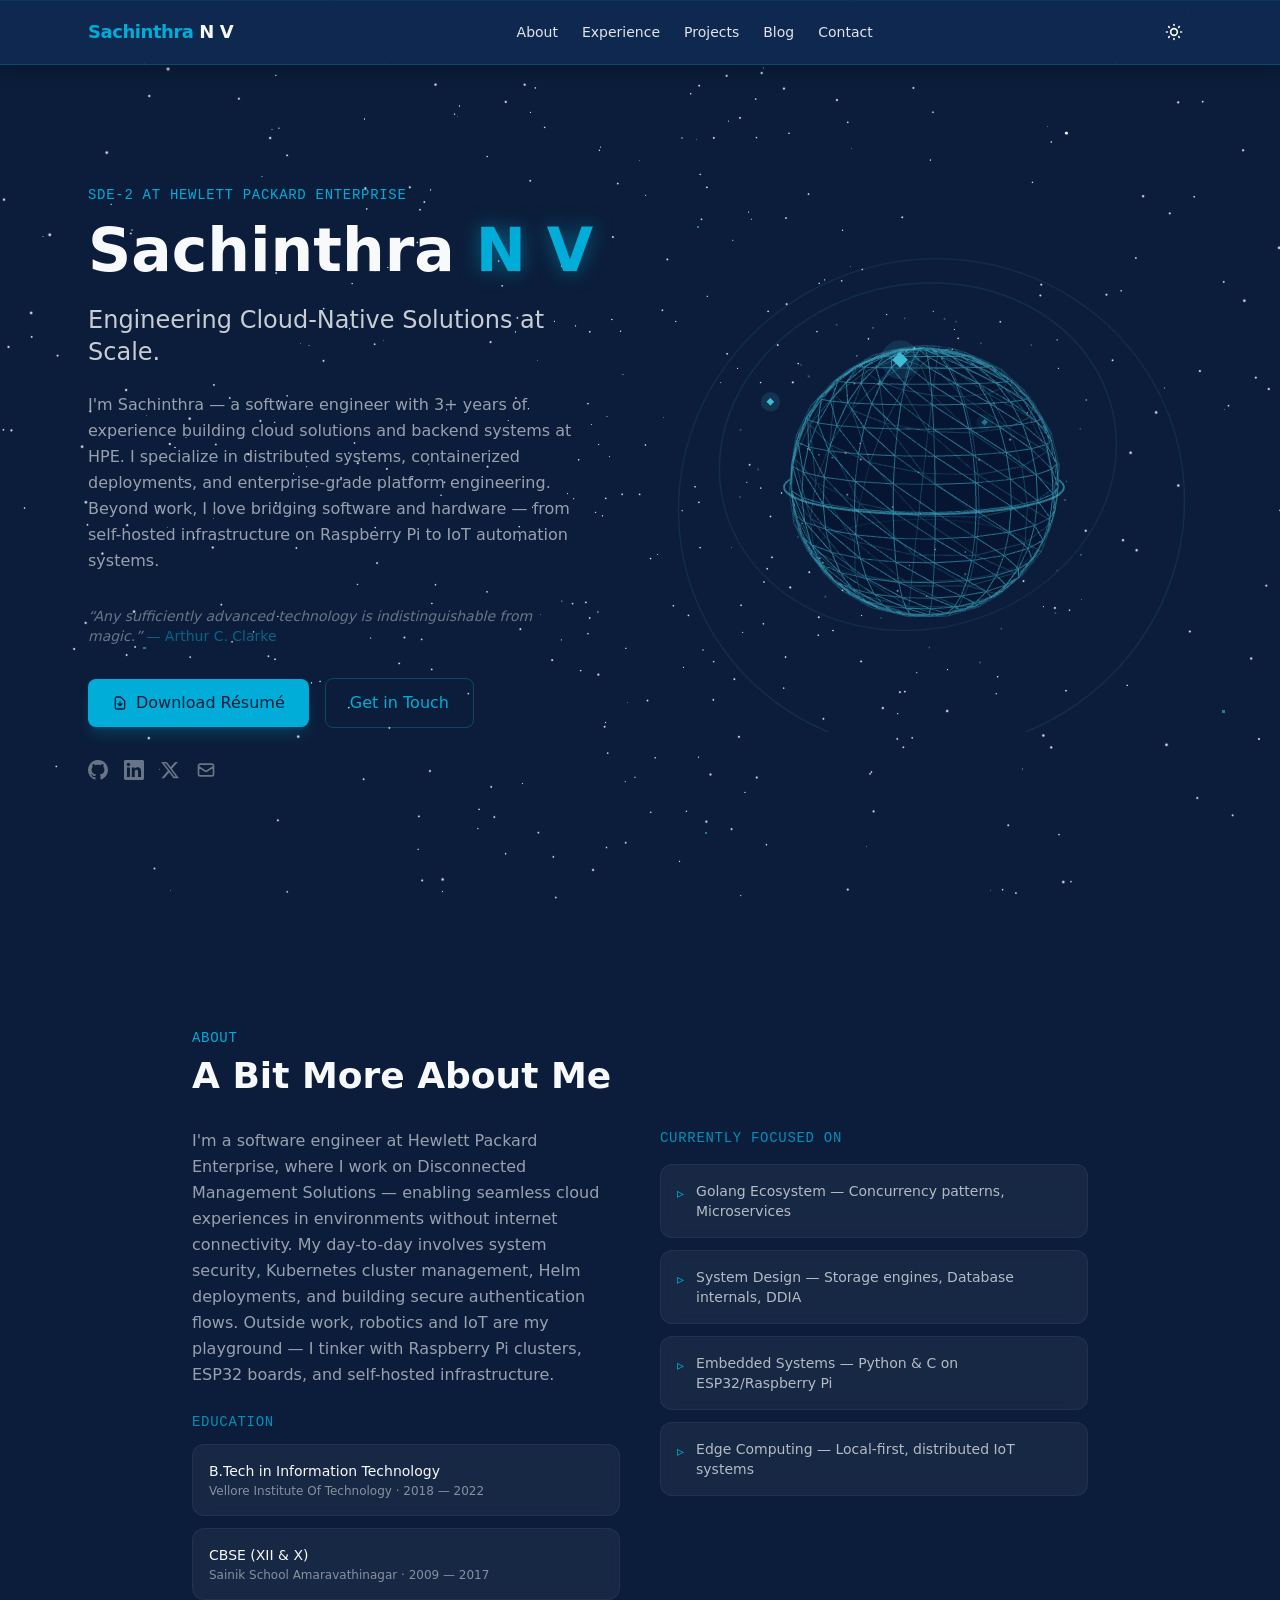
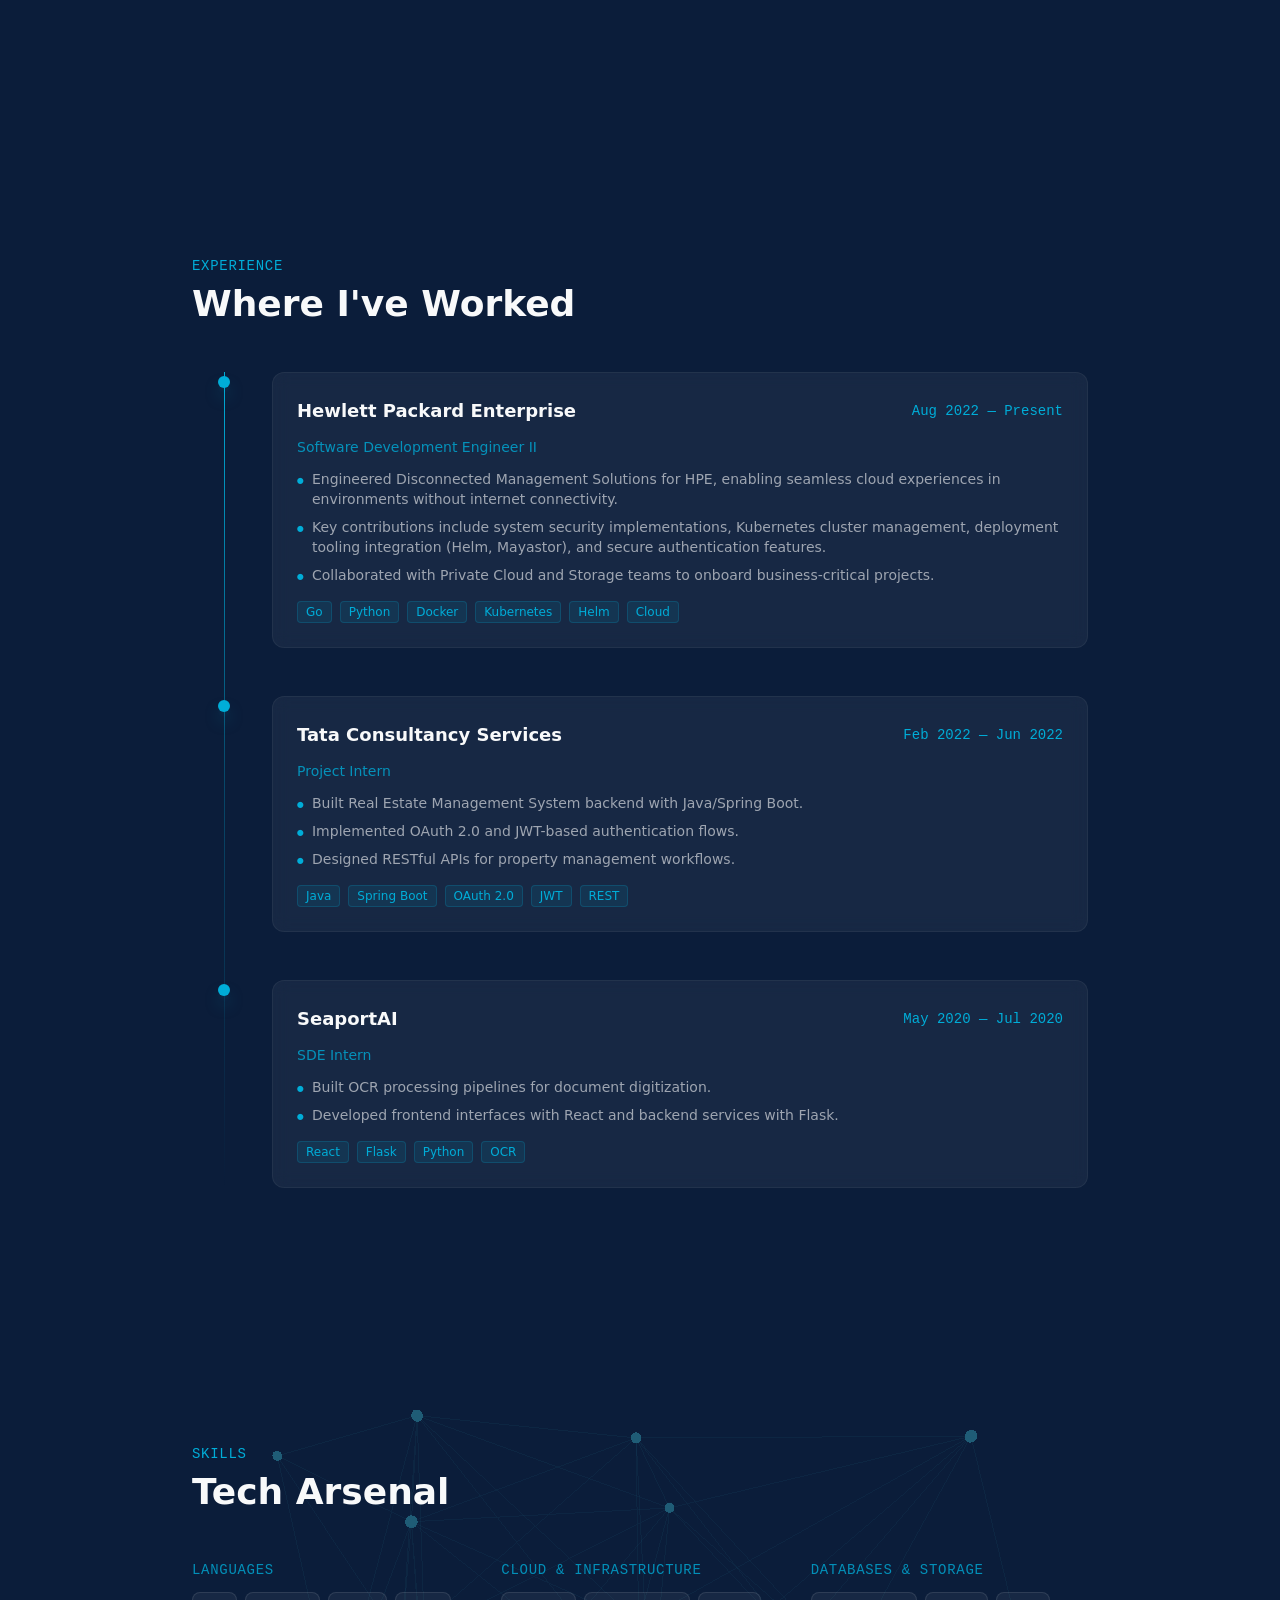
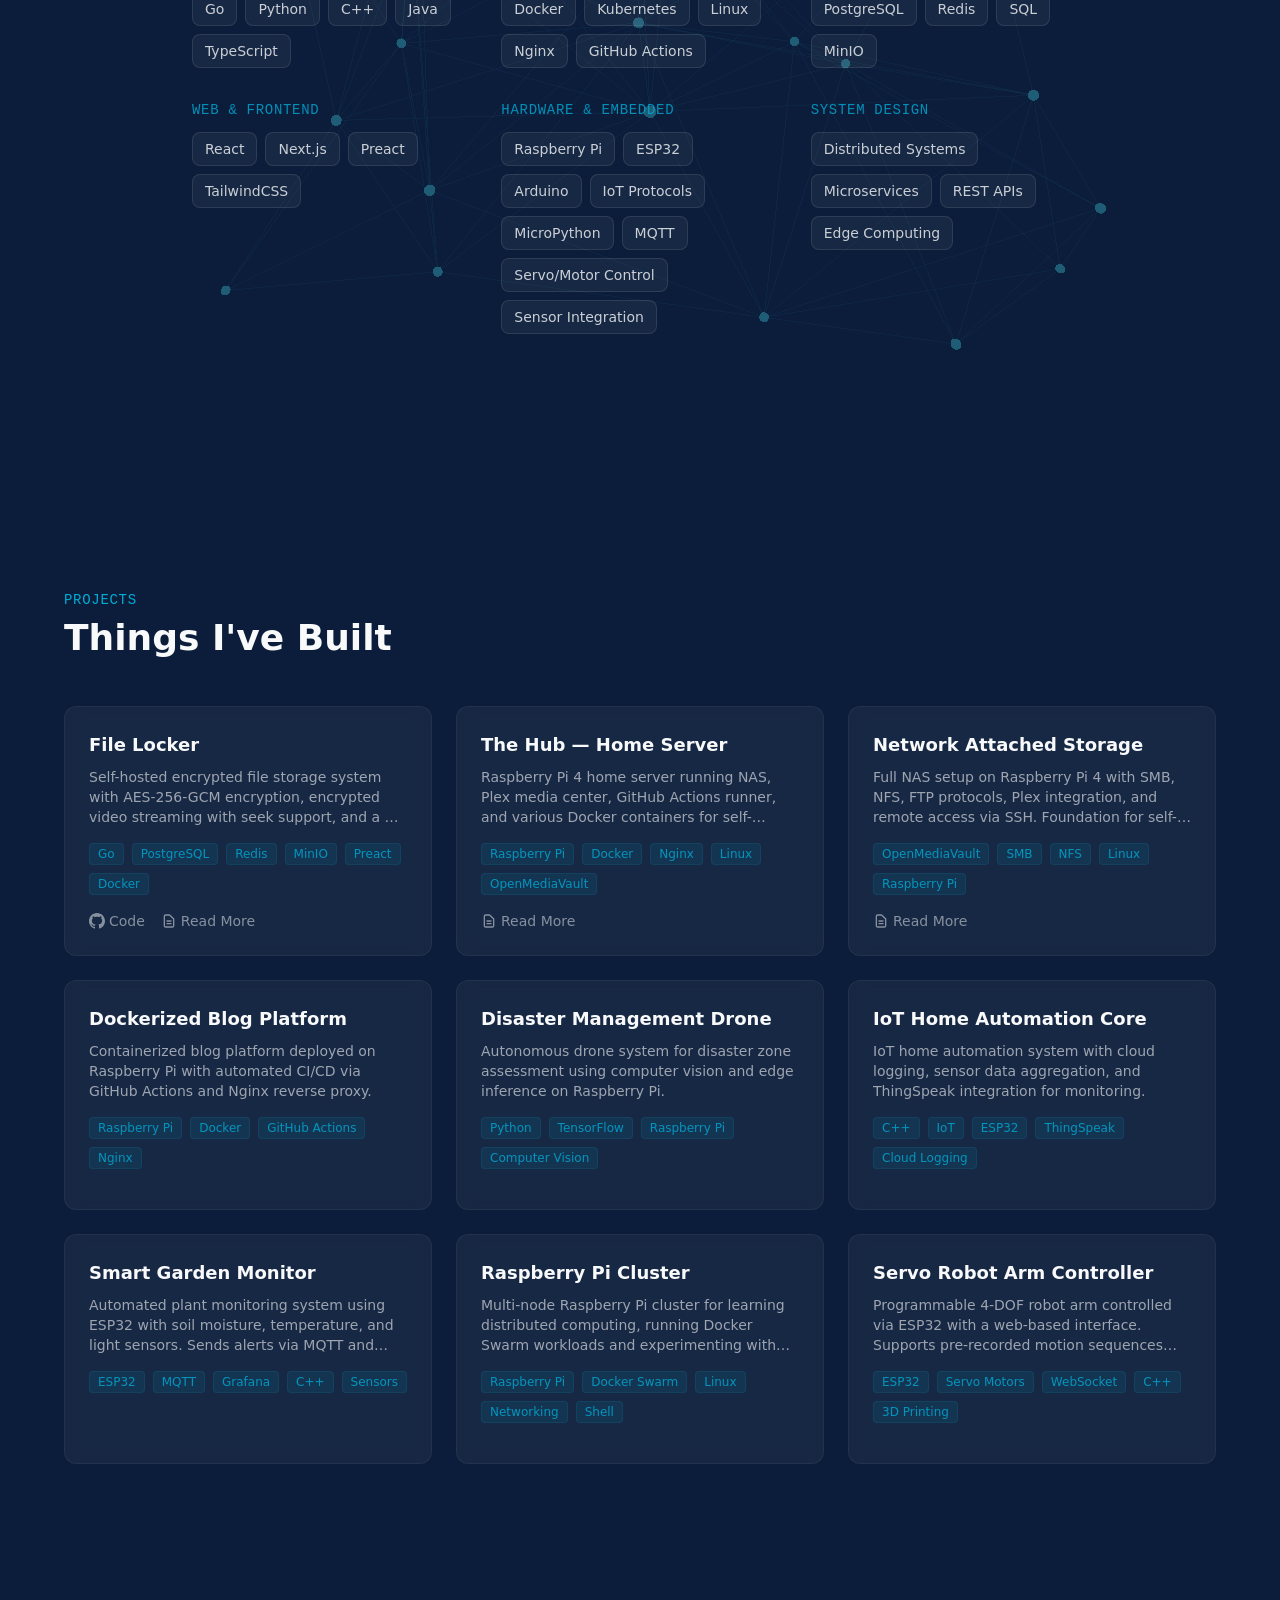
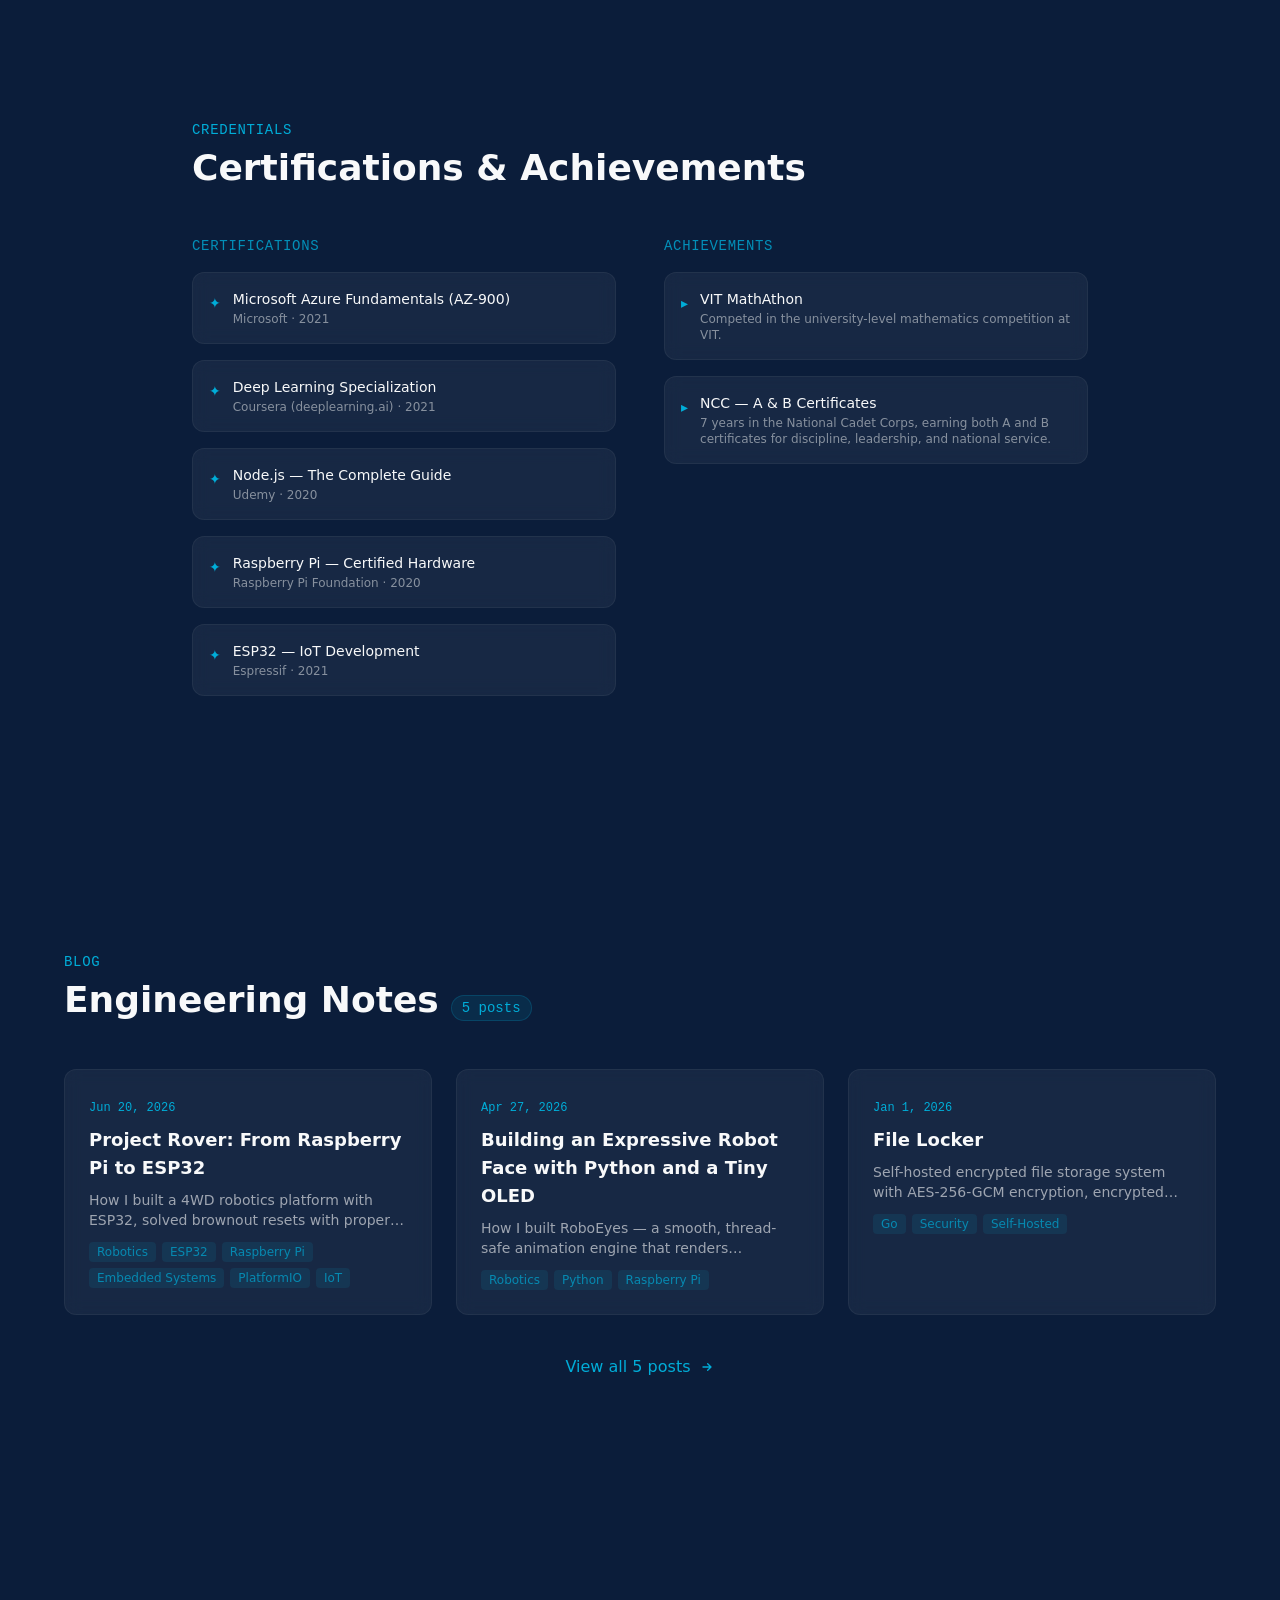
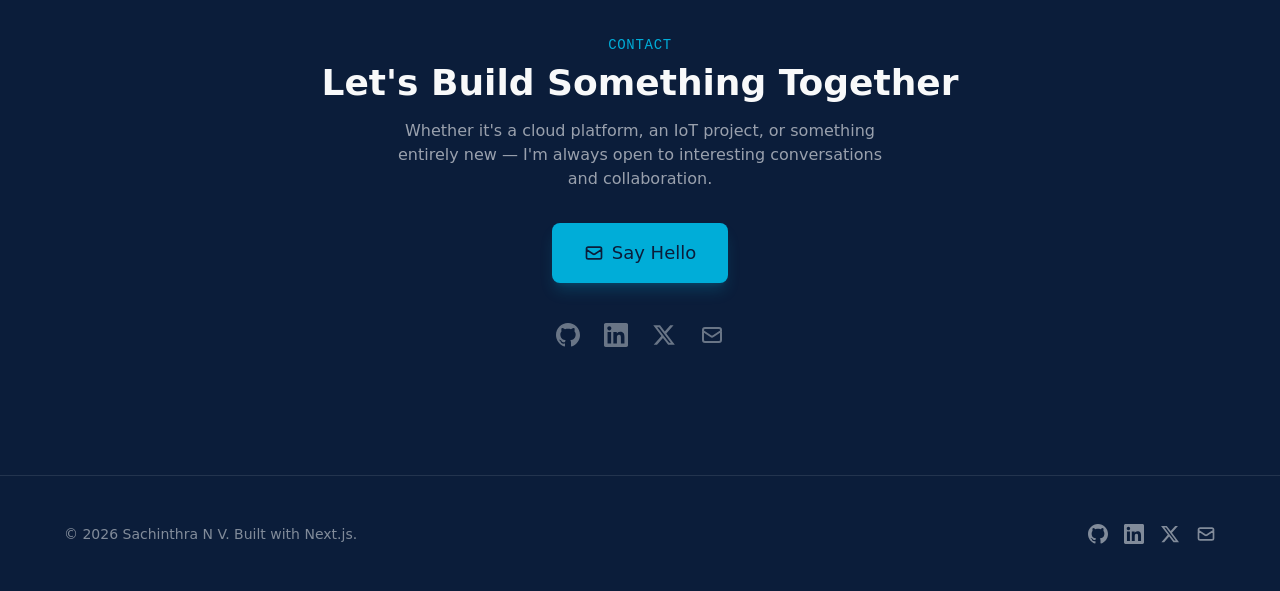
<file: index.html>
<!DOCTYPE html><html lang="en"><head><meta charSet="utf-8"/><meta name="viewport" content="width=device-width, initial-scale=1"/><link rel="stylesheet" href="/_next/static/chunks/0yke0j0cekzb3.css" data-precedence="next"/><link rel="preload" as="script" fetchPriority="low" href="/_next/static/chunks/0bzvj__~upo7p.js"/><script src="/_next/static/chunks/12ree0._z0p~g.js" async=""></script><script src="/_next/static/chunks/0n~dq4kpx9xxx.js" async=""></script><script src="/_next/static/chunks/turbopack-17y5s7qqhbxhh.js" async=""></script><script src="/_next/static/chunks/0o8me~6ve4ttd.js" async=""></script><script src="/_next/static/chunks/0dbhjjzl8qfwv.js" async=""></script><script src="/_next/static/chunks/0frjs6ds52ima.js" async=""></script><script src="/_next/static/chunks/0zgngfcs13lms.js" async=""></script><title>Sachinthra N V — Software Engineer</title><meta name="description" content="Portfolio of Sachinthra N V — SDE-2 at HPE specializing in cloud solutions, backend development, and IoT projects."/><meta name="author" content="Sachinthra N V"/><meta name="keywords" content="Sachinthra N V,Cloud Developer,Software Engineer,HPE,Portfolio,Go,Python,Robotics,IoT,React,DevOps,Raspberry Pi"/><link rel="canonical" href="https://sachinthra.github.io"/><meta property="og:title" content="Sachinthra N V — Software Engineer | Cloud &amp; IoT"/><meta property="og:description" content="SDE-2 at HPE. Building cloud-native solutions, self-hosted infrastructure, and IoT systems with Go, Python, Docker &amp; Kubernetes."/><meta property="og:site_name" content="Sachinthra N V"/><meta property="og:locale" content="en_US"/><meta property="og:type" content="website"/><meta name="twitter:card" content="summary_large_image"/><meta name="twitter:creator" content="@sachinthra"/><meta name="twitter:title" content="Sachinthra N V — Software Engineer | Cloud &amp; IoT"/><meta name="twitter:description" content="SDE-2 at HPE. Building cloud-native solutions, self-hosted infrastructure, and IoT systems with Go, Python, Docker &amp; Kubernetes."/><script type="application/ld+json">{"@context":"https://schema.org","@type":"Person","name":"Sachinthra N V","url":"https://sachinthra.github.io","jobTitle":"Software Development Engineer II","worksFor":{"@type":"Organization","name":"Hewlett Packard Enterprise"},"sameAs":["https://github.com/sachinthra","https://linkedin.com/in/sachinthra/","https://x.com/Sachinthra"],"knowsAbout":["Cloud Computing","Go","Python","Docker","Kubernetes","IoT","Raspberry Pi"]}</script><script src="/_next/static/chunks/03~yq9q893hmn.js" noModule=""></script></head><body class="min-h-screen"><div hidden=""><!--$--><!--/$--></div><script>((a,b,c,d,e,f,g,h)=>{let i=document.documentElement,j=["light","dark"];function k(b){var c;(Array.isArray(a)?a:[a]).forEach(a=>{let c="class"===a,d=c&&f?e.map(a=>f[a]||a):e;c?(i.classList.remove(...d),i.classList.add(f&&f[b]?f[b]:b)):i.setAttribute(a,b)}),c=b,h&&j.includes(c)&&(i.style.colorScheme=c)}if(d)k(d);else try{let a=localStorage.getItem(b)||c,d=g&&"system"===a?window.matchMedia("(prefers-color-scheme: dark)").matches?"dark":"light":a;k(d)}catch(a){}})("class","theme","dark",null,["light","dark"],null,true,true)</script><header class="fixed top-0 left-0 right-0 z-50 glass shadow-lg shadow-black/5 dark:shadow-black/20"><div class="max-w-6xl mx-auto px-6 h-16 flex items-center justify-between"><a href="/" class="text-lg font-bold text-cyan tracking-tight">Sachinthra<span class="text-stellar dark:text-stellar text-slate"> N V</span></a><nav class="hidden md:flex items-center gap-6"><a href="/#about" class="text-sm text-slate dark:text-stellar/90 hover:text-cyan transition-colors font-medium">About</a><a href="/#experience" class="text-sm text-slate dark:text-stellar/90 hover:text-cyan transition-colors font-medium">Experience</a><a href="/#projects" class="text-sm text-slate dark:text-stellar/90 hover:text-cyan transition-colors font-medium">Projects</a><a href="/blog" class="text-sm text-slate dark:text-stellar/90 hover:text-cyan transition-colors font-medium">Blog</a><a href="/#contact" class="text-sm text-slate dark:text-stellar/90 hover:text-cyan transition-colors font-medium">Contact</a></nav><div class="hidden md:flex items-center gap-3"><div class="w-9 h-9"></div></div><button class="md:hidden w-9 h-9 flex items-center justify-center text-slate dark:text-stellar" aria-label="Toggle menu"><svg class="w-5 h-5" fill="none" viewBox="0 0 24 24" stroke="currentColor" stroke-width="2"><path stroke-linecap="round" stroke-linejoin="round" d="M4 6h16M4 12h16M4 18h16"></path></svg></button></div></header><main><!--$!--><template data-dgst="BAILOUT_TO_CLIENT_SIDE_RENDERING"></template><div class="fixed inset-0 -z-10 bg-stellar dark:bg-orbit"></div><!--/$--><section class="min-h-screen flex items-center relative pt-16"><div class="max-w-6xl mx-auto px-6 w-full grid md:grid-cols-2 gap-8 items-center"><div style="opacity:0;transform:translateX(-30px)"><p class="text-cyan text-sm font-mono mb-2 tracking-wider uppercase">SDE-2 at Hewlett Packard Enterprise</p><h1 class="text-4xl md:text-6xl font-bold mb-4 leading-tight"><span class="text-slate dark:text-stellar">Sachinthra</span> <span class="text-cyan text-glow">N V</span></h1><p class="text-xl md:text-2xl text-slate dark:text-stellar/80 mb-6 font-light">Engineering Cloud-Native Solutions at Scale.</p><p class="text-slate-light dark:text-stellar/60 mb-8 max-w-lg leading-relaxed">I&#x27;m Sachinthra — a software engineer with 3+ years of experience building cloud solutions 
and backend systems at HPE. I specialize in distributed systems, containerized deployments, 
and enterprise-grade platform engineering. Beyond work, I love bridging software and hardware — 
from self-hosted infrastructure on Raspberry Pi to IoT automation systems.</p><p class="text-sm text-slate-light/70 dark:text-stellar/40 italic mb-8 max-w-lg">“Any sufficiently advanced technology is indistinguishable from magic.”<span class="text-cyan/50 ml-1 not-italic">— Arthur C. Clarke</span></p><div class="flex flex-wrap items-center gap-4"><a href="/resume/sachinthra-resume.pdf" download="" class="inline-flex items-center gap-2 px-6 py-3 bg-cyan text-orbit font-medium rounded-lg hover:bg-cyan-light transition-colors shadow-lg shadow-cyan/20"><svg class="w-4 h-4" fill="none" viewBox="0 0 24 24" stroke="currentColor" stroke-width="2"><path stroke-linecap="round" stroke-linejoin="round" d="M12 10v6m0 0l-3-3m3 3l3-3m2 8H7a2 2 0 01-2-2V5a2 2 0 012-2h5.586a1 1 0 01.707.293l5.414 5.414a1 1 0 01.293.707V19a2 2 0 01-2 2z"></path></svg>Download Résumé</a><a href="#contact" class="inline-flex items-center gap-2 px-6 py-3 border border-cyan/30 text-cyan rounded-lg hover:bg-cyan/10 transition-colors">Get in Touch</a></div><div class="flex items-center gap-4 mt-8"><a href="https://github.com/sachinthra" target="_blank" rel="noopener noreferrer" class="text-slate-light dark:text-stellar/40 hover:text-cyan transition-colors" aria-label="GitHub"><svg class="w-5 h-5" viewBox="0 0 24 24" fill="currentColor"><path d="M12 0c-6.626 0-12 5.373-12 12 0 5.302 3.438 9.8 8.207 11.387.599.111.793-.261.793-.577v-2.234c-3.338.726-4.033-1.416-4.033-1.416-.546-1.387-1.333-1.756-1.333-1.756-1.089-.745.083-.729.083-.729 1.205.084 1.839 1.237 1.839 1.237 1.07 1.834 2.807 1.304 3.492.997.107-.775.418-1.305.762-1.604-2.665-.305-5.467-1.334-5.467-5.931 0-1.311.469-2.381 1.236-3.221-.124-.303-.535-1.524.117-3.176 0 0 1.008-.322 3.301 1.23.957-.266 1.983-.399 3.003-.404 1.02.005 2.047.138 3.006.404 2.291-1.552 3.297-1.23 3.297-1.23.653 1.653.242 2.874.118 3.176.77.84 1.235 1.911 1.235 3.221 0 4.609-2.807 5.624-5.479 5.921.43.372.823 1.102.823 2.222v3.293c0 .319.192.694.801.576 4.765-1.589 8.199-6.086 8.199-11.386 0-6.627-5.373-12-12-12z"></path></svg></a><a href="https://linkedin.com/in/sachinthra/" target="_blank" rel="noopener noreferrer" class="text-slate-light dark:text-stellar/40 hover:text-cyan transition-colors" aria-label="LinkedIn"><svg class="w-5 h-5" viewBox="0 0 24 24" fill="currentColor"><path d="M20.447 20.452h-3.554v-5.569c0-1.328-.027-3.037-1.852-3.037-1.853 0-2.136 1.445-2.136 2.939v5.667H9.351V9h3.414v1.561h.046c.477-.9 1.637-1.85 3.37-1.85 3.601 0 4.267 2.37 4.267 5.455v6.286zM5.337 7.433c-1.144 0-2.063-.926-2.063-2.065 0-1.138.92-2.063 2.063-2.063 1.14 0 2.064.925 2.064 2.063 0 1.139-.925 2.065-2.064 2.065zm1.782 13.019H3.555V9h3.564v11.452zM22.225 0H1.771C.792 0 0 .774 0 1.729v20.542C0 23.227.792 24 1.771 24h20.451C23.2 24 24 23.227 24 22.271V1.729C24 .774 23.2 0 22.222 0h.003z"></path></svg></a><a href="https://x.com/Sachinthra" target="_blank" rel="noopener noreferrer" class="text-slate-light dark:text-stellar/40 hover:text-cyan transition-colors" aria-label="X"><svg class="w-5 h-5" viewBox="0 0 24 24" fill="currentColor"><path d="M18.244 2.25h3.308l-7.227 8.26 8.502 11.24H16.17l-5.214-6.817L4.99 21.75H1.68l7.73-8.835L1.254 2.25H8.08l4.713 6.231zm-1.161 17.52h1.833L7.084 4.126H5.117z"></path></svg></a><a href="mailto:sachinthranv@gmail.com" target="_blank" rel="noopener noreferrer" class="text-slate-light dark:text-stellar/40 hover:text-cyan transition-colors" aria-label="Email"><svg class="w-5 h-5" viewBox="0 0 24 24" fill="none" stroke="currentColor" stroke-width="2"><path stroke-linecap="round" stroke-linejoin="round" d="M3 8l7.89 5.26a2 2 0 002.22 0L21 8M5 19h14a2 2 0 002-2V7a2 2 0 00-2-2H5a2 2 0 00-2 2v10a2 2 0 002 2z"></path></svg></a></div></div><div style="opacity:0"><!--$!--><template data-dgst="BAILOUT_TO_CLIENT_SIDE_RENDERING"></template><div class="w-full h-[350px] md:h-[500px] flex items-center justify-center"><div class="w-32 h-32 rounded-full border border-cyan/20 animate-pulse"></div></div><!--/$--></div></div></section><section id="about" class="section"><div class="max-w-4xl mx-auto"><div style="opacity:0;transform:translateY(20px)"><p class="text-cyan text-sm font-mono mb-2 tracking-wider uppercase">About</p><h2 class="text-3xl md:text-4xl font-bold text-slate dark:text-stellar mb-8">A Bit More About Me</h2></div><div class="grid md:grid-cols-2 gap-10"><div class="space-y-6" style="opacity:0;transform:translateX(-20px)"><p class="text-slate-light dark:text-stellar/60 leading-relaxed">I&#x27;m a software engineer at Hewlett Packard Enterprise, where I work on Disconnected Management Solutions — enabling seamless cloud experiences in environments without internet connectivity. My day-to-day involves system security, Kubernetes cluster management, Helm deployments, and building secure authentication flows. Outside work, robotics and IoT are my playground — I tinker with Raspberry Pi clusters, ESP32 boards, and self-hosted infrastructure.</p><div><h3 class="text-sm font-mono text-cyan/80 mb-3 uppercase tracking-wider">Education</h3><div class="space-y-3"><div class="p-4 rounded-xl border border-white/5 bg-white/30 dark:bg-white/5 backdrop-blur-sm"><p class="text-sm font-medium text-slate dark:text-stellar">B.Tech in Information Technology</p><p class="text-xs text-slate-light dark:text-stellar/50 mt-0.5">Vellore Institute Of Technology<!-- --> · <!-- -->2018 — 2022</p></div><div class="p-4 rounded-xl border border-white/5 bg-white/30 dark:bg-white/5 backdrop-blur-sm"><p class="text-sm font-medium text-slate dark:text-stellar">CBSE (XII &amp; X)</p><p class="text-xs text-slate-light dark:text-stellar/50 mt-0.5">Sainik School Amaravathinagar<!-- --> · <!-- -->2009 — 2017</p></div></div></div></div><div style="opacity:0;transform:translateX(20px)"><h3 class="text-sm font-mono text-cyan/80 mb-4 uppercase tracking-wider">Currently Focused On</h3><div class="space-y-3"><div class="flex items-start gap-3 p-4 rounded-xl border border-white/5 bg-white/30 dark:bg-white/5 backdrop-blur-sm hover:border-cyan/20 transition-all" style="opacity:0;transform:translateY(10px)"><span class="text-cyan mt-0.5 text-sm">▹</span><p class="text-sm text-slate-light dark:text-stellar/70">Golang Ecosystem — Concurrency patterns, Microservices</p></div><div class="flex items-start gap-3 p-4 rounded-xl border border-white/5 bg-white/30 dark:bg-white/5 backdrop-blur-sm hover:border-cyan/20 transition-all" style="opacity:0;transform:translateY(10px)"><span class="text-cyan mt-0.5 text-sm">▹</span><p class="text-sm text-slate-light dark:text-stellar/70">System Design — Storage engines, Database internals, DDIA</p></div><div class="flex items-start gap-3 p-4 rounded-xl border border-white/5 bg-white/30 dark:bg-white/5 backdrop-blur-sm hover:border-cyan/20 transition-all" style="opacity:0;transform:translateY(10px)"><span class="text-cyan mt-0.5 text-sm">▹</span><p class="text-sm text-slate-light dark:text-stellar/70">Embedded Systems — Python &amp; C on ESP32/Raspberry Pi</p></div><div class="flex items-start gap-3 p-4 rounded-xl border border-white/5 bg-white/30 dark:bg-white/5 backdrop-blur-sm hover:border-cyan/20 transition-all" style="opacity:0;transform:translateY(10px)"><span class="text-cyan mt-0.5 text-sm">▹</span><p class="text-sm text-slate-light dark:text-stellar/70">Edge Computing — Local-first, distributed IoT systems</p></div></div></div></div></div></section><section id="experience" class="section"><div class="max-w-4xl mx-auto"><div style="opacity:0;transform:translateY(20px)"><p class="text-cyan text-sm font-mono mb-2 tracking-wider uppercase">Experience</p><h2 class="text-3xl md:text-4xl font-bold text-slate dark:text-stellar mb-12">Where I&#x27;ve Worked</h2></div><div class="relative"><div class="absolute left-4 md:left-8 top-0 bottom-0 w-px bg-gradient-to-b from-cyan via-cyan/30 to-transparent"></div><div class="relative pl-12 md:pl-20 pb-12 last:pb-0" style="opacity:0;transform:translateX(-20px)"><div class="absolute left-2.5 md:left-6.5 top-1 w-3 h-3 rounded-full bg-cyan shadow-lg shadow-cyan/50"></div><div class="group p-6 rounded-xl border border-white/5 hover:border-cyan/20 bg-white/30 dark:bg-white/5 backdrop-blur-sm transition-all hover:shadow-lg hover:shadow-cyan/5"><div class="flex flex-col md:flex-row md:items-center justify-between mb-3"><h3 class="text-lg font-bold text-slate dark:text-stellar">Hewlett Packard Enterprise</h3><span class="text-sm text-cyan font-mono">Aug 2022 — Present</span></div><p class="text-cyan/80 text-sm font-medium mb-3">Software Development Engineer II</p><ul class="space-y-2"><li class="text-sm text-slate-light dark:text-stellar/60 flex items-start gap-2"><span class="text-cyan mt-1.5 text-[8px]">●</span>Engineered Disconnected Management Solutions for HPE, enabling seamless cloud experiences in environments without internet connectivity.</li><li class="text-sm text-slate-light dark:text-stellar/60 flex items-start gap-2"><span class="text-cyan mt-1.5 text-[8px]">●</span>Key contributions include system security implementations, Kubernetes cluster management, deployment tooling integration (Helm, Mayastor), and secure authentication features.</li><li class="text-sm text-slate-light dark:text-stellar/60 flex items-start gap-2"><span class="text-cyan mt-1.5 text-[8px]">●</span>Collaborated with Private Cloud and Storage teams to onboard business-critical projects.</li></ul><div class="flex flex-wrap gap-2 mt-4"><span class="text-xs px-2 py-0.5 rounded bg-cyan/10 text-cyan border border-cyan/20">Go</span><span class="text-xs px-2 py-0.5 rounded bg-cyan/10 text-cyan border border-cyan/20">Python</span><span class="text-xs px-2 py-0.5 rounded bg-cyan/10 text-cyan border border-cyan/20">Docker</span><span class="text-xs px-2 py-0.5 rounded bg-cyan/10 text-cyan border border-cyan/20">Kubernetes</span><span class="text-xs px-2 py-0.5 rounded bg-cyan/10 text-cyan border border-cyan/20">Helm</span><span class="text-xs px-2 py-0.5 rounded bg-cyan/10 text-cyan border border-cyan/20">Cloud</span></div></div></div><div class="relative pl-12 md:pl-20 pb-12 last:pb-0" style="opacity:0;transform:translateX(-20px)"><div class="absolute left-2.5 md:left-6.5 top-1 w-3 h-3 rounded-full bg-cyan shadow-lg shadow-cyan/50"></div><div class="group p-6 rounded-xl border border-white/5 hover:border-cyan/20 bg-white/30 dark:bg-white/5 backdrop-blur-sm transition-all hover:shadow-lg hover:shadow-cyan/5"><div class="flex flex-col md:flex-row md:items-center justify-between mb-3"><h3 class="text-lg font-bold text-slate dark:text-stellar">Tata Consultancy Services</h3><span class="text-sm text-cyan font-mono">Feb 2022 — Jun 2022</span></div><p class="text-cyan/80 text-sm font-medium mb-3">Project Intern</p><ul class="space-y-2"><li class="text-sm text-slate-light dark:text-stellar/60 flex items-start gap-2"><span class="text-cyan mt-1.5 text-[8px]">●</span>Built Real Estate Management System backend with Java/Spring Boot.</li><li class="text-sm text-slate-light dark:text-stellar/60 flex items-start gap-2"><span class="text-cyan mt-1.5 text-[8px]">●</span>Implemented OAuth 2.0 and JWT-based authentication flows.</li><li class="text-sm text-slate-light dark:text-stellar/60 flex items-start gap-2"><span class="text-cyan mt-1.5 text-[8px]">●</span>Designed RESTful APIs for property management workflows.</li></ul><div class="flex flex-wrap gap-2 mt-4"><span class="text-xs px-2 py-0.5 rounded bg-cyan/10 text-cyan border border-cyan/20">Java</span><span class="text-xs px-2 py-0.5 rounded bg-cyan/10 text-cyan border border-cyan/20">Spring Boot</span><span class="text-xs px-2 py-0.5 rounded bg-cyan/10 text-cyan border border-cyan/20">OAuth 2.0</span><span class="text-xs px-2 py-0.5 rounded bg-cyan/10 text-cyan border border-cyan/20">JWT</span><span class="text-xs px-2 py-0.5 rounded bg-cyan/10 text-cyan border border-cyan/20">REST</span></div></div></div><div class="relative pl-12 md:pl-20 pb-12 last:pb-0" style="opacity:0;transform:translateX(-20px)"><div class="absolute left-2.5 md:left-6.5 top-1 w-3 h-3 rounded-full bg-cyan shadow-lg shadow-cyan/50"></div><div class="group p-6 rounded-xl border border-white/5 hover:border-cyan/20 bg-white/30 dark:bg-white/5 backdrop-blur-sm transition-all hover:shadow-lg hover:shadow-cyan/5"><div class="flex flex-col md:flex-row md:items-center justify-between mb-3"><h3 class="text-lg font-bold text-slate dark:text-stellar">SeaportAI</h3><span class="text-sm text-cyan font-mono">May 2020 — Jul 2020</span></div><p class="text-cyan/80 text-sm font-medium mb-3">SDE Intern</p><ul class="space-y-2"><li class="text-sm text-slate-light dark:text-stellar/60 flex items-start gap-2"><span class="text-cyan mt-1.5 text-[8px]">●</span>Built OCR processing pipelines for document digitization.</li><li class="text-sm text-slate-light dark:text-stellar/60 flex items-start gap-2"><span class="text-cyan mt-1.5 text-[8px]">●</span>Developed frontend interfaces with React and backend services with Flask.</li></ul><div class="flex flex-wrap gap-2 mt-4"><span class="text-xs px-2 py-0.5 rounded bg-cyan/10 text-cyan border border-cyan/20">React</span><span class="text-xs px-2 py-0.5 rounded bg-cyan/10 text-cyan border border-cyan/20">Flask</span><span class="text-xs px-2 py-0.5 rounded bg-cyan/10 text-cyan border border-cyan/20">Python</span><span class="text-xs px-2 py-0.5 rounded bg-cyan/10 text-cyan border border-cyan/20">OCR</span></div></div></div></div></div></section><section id="skills" class="section relative"><!--$!--><template data-dgst="BAILOUT_TO_CLIENT_SIDE_RENDERING"></template><div class="absolute inset-0"></div><!--/$--><div class="max-w-4xl mx-auto relative z-10"><div style="opacity:0;transform:translateY(20px)"><p class="text-cyan text-sm font-mono mb-2 tracking-wider uppercase">Skills</p><h2 class="text-3xl md:text-4xl font-bold text-slate dark:text-stellar mb-12">Tech Arsenal</h2></div><div class="grid md:grid-cols-2 lg:grid-cols-3 gap-8"><div style="opacity:0;transform:translateY(20px)"><h3 class="text-sm font-mono text-cyan/80 mb-3 uppercase tracking-wider">Languages</h3><div class="flex flex-wrap gap-2"><span class="px-3 py-1.5 text-sm rounded-lg bg-white/50 dark:bg-white/5 border border-white/10 text-slate dark:text-stellar/80 hover:border-cyan/30 hover:text-cyan transition-all cursor-default">Go</span><span class="px-3 py-1.5 text-sm rounded-lg bg-white/50 dark:bg-white/5 border border-white/10 text-slate dark:text-stellar/80 hover:border-cyan/30 hover:text-cyan transition-all cursor-default">Python</span><span class="px-3 py-1.5 text-sm rounded-lg bg-white/50 dark:bg-white/5 border border-white/10 text-slate dark:text-stellar/80 hover:border-cyan/30 hover:text-cyan transition-all cursor-default">C++</span><span class="px-3 py-1.5 text-sm rounded-lg bg-white/50 dark:bg-white/5 border border-white/10 text-slate dark:text-stellar/80 hover:border-cyan/30 hover:text-cyan transition-all cursor-default">Java</span><span class="px-3 py-1.5 text-sm rounded-lg bg-white/50 dark:bg-white/5 border border-white/10 text-slate dark:text-stellar/80 hover:border-cyan/30 hover:text-cyan transition-all cursor-default">TypeScript</span></div></div><div style="opacity:0;transform:translateY(20px)"><h3 class="text-sm font-mono text-cyan/80 mb-3 uppercase tracking-wider">Cloud &amp; Infrastructure</h3><div class="flex flex-wrap gap-2"><span class="px-3 py-1.5 text-sm rounded-lg bg-white/50 dark:bg-white/5 border border-white/10 text-slate dark:text-stellar/80 hover:border-cyan/30 hover:text-cyan transition-all cursor-default">Docker</span><span class="px-3 py-1.5 text-sm rounded-lg bg-white/50 dark:bg-white/5 border border-white/10 text-slate dark:text-stellar/80 hover:border-cyan/30 hover:text-cyan transition-all cursor-default">Kubernetes</span><span class="px-3 py-1.5 text-sm rounded-lg bg-white/50 dark:bg-white/5 border border-white/10 text-slate dark:text-stellar/80 hover:border-cyan/30 hover:text-cyan transition-all cursor-default">Linux</span><span class="px-3 py-1.5 text-sm rounded-lg bg-white/50 dark:bg-white/5 border border-white/10 text-slate dark:text-stellar/80 hover:border-cyan/30 hover:text-cyan transition-all cursor-default">Nginx</span><span class="px-3 py-1.5 text-sm rounded-lg bg-white/50 dark:bg-white/5 border border-white/10 text-slate dark:text-stellar/80 hover:border-cyan/30 hover:text-cyan transition-all cursor-default">GitHub Actions</span></div></div><div style="opacity:0;transform:translateY(20px)"><h3 class="text-sm font-mono text-cyan/80 mb-3 uppercase tracking-wider">Databases &amp; Storage</h3><div class="flex flex-wrap gap-2"><span class="px-3 py-1.5 text-sm rounded-lg bg-white/50 dark:bg-white/5 border border-white/10 text-slate dark:text-stellar/80 hover:border-cyan/30 hover:text-cyan transition-all cursor-default">PostgreSQL</span><span class="px-3 py-1.5 text-sm rounded-lg bg-white/50 dark:bg-white/5 border border-white/10 text-slate dark:text-stellar/80 hover:border-cyan/30 hover:text-cyan transition-all cursor-default">Redis</span><span class="px-3 py-1.5 text-sm rounded-lg bg-white/50 dark:bg-white/5 border border-white/10 text-slate dark:text-stellar/80 hover:border-cyan/30 hover:text-cyan transition-all cursor-default">SQL</span><span class="px-3 py-1.5 text-sm rounded-lg bg-white/50 dark:bg-white/5 border border-white/10 text-slate dark:text-stellar/80 hover:border-cyan/30 hover:text-cyan transition-all cursor-default">MinIO</span></div></div><div style="opacity:0;transform:translateY(20px)"><h3 class="text-sm font-mono text-cyan/80 mb-3 uppercase tracking-wider">Web &amp; Frontend</h3><div class="flex flex-wrap gap-2"><span class="px-3 py-1.5 text-sm rounded-lg bg-white/50 dark:bg-white/5 border border-white/10 text-slate dark:text-stellar/80 hover:border-cyan/30 hover:text-cyan transition-all cursor-default">React</span><span class="px-3 py-1.5 text-sm rounded-lg bg-white/50 dark:bg-white/5 border border-white/10 text-slate dark:text-stellar/80 hover:border-cyan/30 hover:text-cyan transition-all cursor-default">Next.js</span><span class="px-3 py-1.5 text-sm rounded-lg bg-white/50 dark:bg-white/5 border border-white/10 text-slate dark:text-stellar/80 hover:border-cyan/30 hover:text-cyan transition-all cursor-default">Preact</span><span class="px-3 py-1.5 text-sm rounded-lg bg-white/50 dark:bg-white/5 border border-white/10 text-slate dark:text-stellar/80 hover:border-cyan/30 hover:text-cyan transition-all cursor-default">TailwindCSS</span></div></div><div style="opacity:0;transform:translateY(20px)"><h3 class="text-sm font-mono text-cyan/80 mb-3 uppercase tracking-wider">Hardware &amp; Embedded</h3><div class="flex flex-wrap gap-2"><span class="px-3 py-1.5 text-sm rounded-lg bg-white/50 dark:bg-white/5 border border-white/10 text-slate dark:text-stellar/80 hover:border-cyan/30 hover:text-cyan transition-all cursor-default">Raspberry Pi</span><span class="px-3 py-1.5 text-sm rounded-lg bg-white/50 dark:bg-white/5 border border-white/10 text-slate dark:text-stellar/80 hover:border-cyan/30 hover:text-cyan transition-all cursor-default">ESP32</span><span class="px-3 py-1.5 text-sm rounded-lg bg-white/50 dark:bg-white/5 border border-white/10 text-slate dark:text-stellar/80 hover:border-cyan/30 hover:text-cyan transition-all cursor-default">Arduino</span><span class="px-3 py-1.5 text-sm rounded-lg bg-white/50 dark:bg-white/5 border border-white/10 text-slate dark:text-stellar/80 hover:border-cyan/30 hover:text-cyan transition-all cursor-default">IoT Protocols</span><span class="px-3 py-1.5 text-sm rounded-lg bg-white/50 dark:bg-white/5 border border-white/10 text-slate dark:text-stellar/80 hover:border-cyan/30 hover:text-cyan transition-all cursor-default">MicroPython</span><span class="px-3 py-1.5 text-sm rounded-lg bg-white/50 dark:bg-white/5 border border-white/10 text-slate dark:text-stellar/80 hover:border-cyan/30 hover:text-cyan transition-all cursor-default">MQTT</span><span class="px-3 py-1.5 text-sm rounded-lg bg-white/50 dark:bg-white/5 border border-white/10 text-slate dark:text-stellar/80 hover:border-cyan/30 hover:text-cyan transition-all cursor-default">Servo/Motor Control</span><span class="px-3 py-1.5 text-sm rounded-lg bg-white/50 dark:bg-white/5 border border-white/10 text-slate dark:text-stellar/80 hover:border-cyan/30 hover:text-cyan transition-all cursor-default">Sensor Integration</span></div></div><div style="opacity:0;transform:translateY(20px)"><h3 class="text-sm font-mono text-cyan/80 mb-3 uppercase tracking-wider">System Design</h3><div class="flex flex-wrap gap-2"><span class="px-3 py-1.5 text-sm rounded-lg bg-white/50 dark:bg-white/5 border border-white/10 text-slate dark:text-stellar/80 hover:border-cyan/30 hover:text-cyan transition-all cursor-default">Distributed Systems</span><span class="px-3 py-1.5 text-sm rounded-lg bg-white/50 dark:bg-white/5 border border-white/10 text-slate dark:text-stellar/80 hover:border-cyan/30 hover:text-cyan transition-all cursor-default">Microservices</span><span class="px-3 py-1.5 text-sm rounded-lg bg-white/50 dark:bg-white/5 border border-white/10 text-slate dark:text-stellar/80 hover:border-cyan/30 hover:text-cyan transition-all cursor-default">REST APIs</span><span class="px-3 py-1.5 text-sm rounded-lg bg-white/50 dark:bg-white/5 border border-white/10 text-slate dark:text-stellar/80 hover:border-cyan/30 hover:text-cyan transition-all cursor-default">Edge Computing</span></div></div></div></div></section><section id="projects" class="section"><div class="max-w-6xl mx-auto"><div style="opacity:0;transform:translateY(20px)"><p class="text-cyan text-sm font-mono mb-2 tracking-wider uppercase">Projects</p><h2 class="text-3xl md:text-4xl font-bold text-slate dark:text-stellar mb-12">Things I&#x27;ve Built</h2></div><div class="grid md:grid-cols-2 lg:grid-cols-3 gap-6"><div class="group relative p-6 rounded-xl border border-white/5 hover:border-cyan/30 bg-white/30 dark:bg-white/5 backdrop-blur-sm transition-all duration-300 hover:shadow-xl hover:shadow-cyan/10" style="opacity:0;transform:translateY(20px)"><div class="absolute top-0 left-6 right-6 h-px bg-gradient-to-r from-transparent via-cyan/50 to-transparent opacity-0 group-hover:opacity-100 transition-opacity"></div><h3 class="text-lg font-bold text-slate dark:text-stellar mb-2 group-hover:text-cyan transition-colors">File Locker</h3><p class="text-sm text-slate-light dark:text-stellar/60 mb-4 line-clamp-3">Self-hosted encrypted file storage system with AES-256-GCM encryption, encrypted video streaming with seek support, and a CLI tool with 38 commands. Running on Raspberry Pi.</p><div class="flex flex-wrap gap-2 mb-4"><span class="text-xs px-2 py-0.5 rounded bg-cyan/10 text-cyan/80 border border-cyan/10">Go</span><span class="text-xs px-2 py-0.5 rounded bg-cyan/10 text-cyan/80 border border-cyan/10">PostgreSQL</span><span class="text-xs px-2 py-0.5 rounded bg-cyan/10 text-cyan/80 border border-cyan/10">Redis</span><span class="text-xs px-2 py-0.5 rounded bg-cyan/10 text-cyan/80 border border-cyan/10">MinIO</span><span class="text-xs px-2 py-0.5 rounded bg-cyan/10 text-cyan/80 border border-cyan/10">Preact</span><span class="text-xs px-2 py-0.5 rounded bg-cyan/10 text-cyan/80 border border-cyan/10">Docker</span></div><div class="flex items-center gap-4 mt-auto"><a href="https://github.com/sachinthra/file-locker" target="_blank" rel="noopener noreferrer" class="text-sm text-slate-light dark:text-stellar/50 hover:text-cyan transition-colors flex items-center gap-1"><svg class="w-4 h-4" viewBox="0 0 24 24" fill="currentColor"><path d="M12 0c-6.626 0-12 5.373-12 12 0 5.302 3.438 9.8 8.207 11.387.599.111.793-.261.793-.577v-2.234c-3.338.726-4.033-1.416-4.033-1.416-.546-1.387-1.333-1.756-1.333-1.756-1.089-.745.083-.729.083-.729 1.205.084 1.839 1.237 1.839 1.237 1.07 1.834 2.807 1.304 3.492.997.107-.775.418-1.305.762-1.604-2.665-.305-5.467-1.334-5.467-5.931 0-1.311.469-2.381 1.236-3.221-.124-.303-.535-1.524.117-3.176 0 0 1.008-.322 3.301 1.23.957-.266 1.983-.399 3.003-.404 1.02.005 2.047.138 3.006.404 2.291-1.552 3.297-1.23 3.297-1.23.653 1.653.242 2.874.118 3.176.77.84 1.235 1.911 1.235 3.221 0 4.609-2.807 5.624-5.479 5.921.43.372.823 1.102.823 2.222v3.293c0 .319.192.694.801.576 4.765-1.589 8.199-6.086 8.199-11.386 0-6.627-5.373-12-12-12z"></path></svg>Code</a><a href="/blog/file-locker" class="text-sm text-slate-light dark:text-stellar/50 hover:text-cyan transition-colors flex items-center gap-1"><svg class="w-4 h-4" fill="none" viewBox="0 0 24 24" stroke="currentColor" stroke-width="2"><path stroke-linecap="round" stroke-linejoin="round" d="M9 12h6m-6 4h6m2 5H7a2 2 0 01-2-2V5a2 2 0 012-2h5.586a1 1 0 01.707.293l5.414 5.414a1 1 0 01.293.707V19a2 2 0 01-2 2z"></path></svg>Read More</a></div></div><div class="group relative p-6 rounded-xl border border-white/5 hover:border-cyan/30 bg-white/30 dark:bg-white/5 backdrop-blur-sm transition-all duration-300 hover:shadow-xl hover:shadow-cyan/10" style="opacity:0;transform:translateY(20px)"><div class="absolute top-0 left-6 right-6 h-px bg-gradient-to-r from-transparent via-cyan/50 to-transparent opacity-0 group-hover:opacity-100 transition-opacity"></div><h3 class="text-lg font-bold text-slate dark:text-stellar mb-2 group-hover:text-cyan transition-colors">The Hub — Home Server</h3><p class="text-sm text-slate-light dark:text-stellar/60 mb-4 line-clamp-3">Raspberry Pi 4 home server running NAS, Plex media center, GitHub Actions runner, and various Docker containers for self-hosted services.</p><div class="flex flex-wrap gap-2 mb-4"><span class="text-xs px-2 py-0.5 rounded bg-cyan/10 text-cyan/80 border border-cyan/10">Raspberry Pi</span><span class="text-xs px-2 py-0.5 rounded bg-cyan/10 text-cyan/80 border border-cyan/10">Docker</span><span class="text-xs px-2 py-0.5 rounded bg-cyan/10 text-cyan/80 border border-cyan/10">Nginx</span><span class="text-xs px-2 py-0.5 rounded bg-cyan/10 text-cyan/80 border border-cyan/10">Linux</span><span class="text-xs px-2 py-0.5 rounded bg-cyan/10 text-cyan/80 border border-cyan/10">OpenMediaVault</span></div><div class="flex items-center gap-4 mt-auto"><a href="/blog/home-server" class="text-sm text-slate-light dark:text-stellar/50 hover:text-cyan transition-colors flex items-center gap-1"><svg class="w-4 h-4" fill="none" viewBox="0 0 24 24" stroke="currentColor" stroke-width="2"><path stroke-linecap="round" stroke-linejoin="round" d="M9 12h6m-6 4h6m2 5H7a2 2 0 01-2-2V5a2 2 0 012-2h5.586a1 1 0 01.707.293l5.414 5.414a1 1 0 01.293.707V19a2 2 0 01-2 2z"></path></svg>Read More</a></div></div><div class="group relative p-6 rounded-xl border border-white/5 hover:border-cyan/30 bg-white/30 dark:bg-white/5 backdrop-blur-sm transition-all duration-300 hover:shadow-xl hover:shadow-cyan/10" style="opacity:0;transform:translateY(20px)"><div class="absolute top-0 left-6 right-6 h-px bg-gradient-to-r from-transparent via-cyan/50 to-transparent opacity-0 group-hover:opacity-100 transition-opacity"></div><h3 class="text-lg font-bold text-slate dark:text-stellar mb-2 group-hover:text-cyan transition-colors">Network Attached Storage</h3><p class="text-sm text-slate-light dark:text-stellar/60 mb-4 line-clamp-3">Full NAS setup on Raspberry Pi 4 with SMB, NFS, FTP protocols, Plex integration, and remote access via SSH. Foundation for self-hosted cloud.</p><div class="flex flex-wrap gap-2 mb-4"><span class="text-xs px-2 py-0.5 rounded bg-cyan/10 text-cyan/80 border border-cyan/10">OpenMediaVault</span><span class="text-xs px-2 py-0.5 rounded bg-cyan/10 text-cyan/80 border border-cyan/10">SMB</span><span class="text-xs px-2 py-0.5 rounded bg-cyan/10 text-cyan/80 border border-cyan/10">NFS</span><span class="text-xs px-2 py-0.5 rounded bg-cyan/10 text-cyan/80 border border-cyan/10">Linux</span><span class="text-xs px-2 py-0.5 rounded bg-cyan/10 text-cyan/80 border border-cyan/10">Raspberry Pi</span></div><div class="flex items-center gap-4 mt-auto"><a href="/blog/nas-project" class="text-sm text-slate-light dark:text-stellar/50 hover:text-cyan transition-colors flex items-center gap-1"><svg class="w-4 h-4" fill="none" viewBox="0 0 24 24" stroke="currentColor" stroke-width="2"><path stroke-linecap="round" stroke-linejoin="round" d="M9 12h6m-6 4h6m2 5H7a2 2 0 01-2-2V5a2 2 0 012-2h5.586a1 1 0 01.707.293l5.414 5.414a1 1 0 01.293.707V19a2 2 0 01-2 2z"></path></svg>Read More</a></div></div><div class="group relative p-6 rounded-xl border border-white/5 hover:border-cyan/30 bg-white/30 dark:bg-white/5 backdrop-blur-sm transition-all duration-300 hover:shadow-xl hover:shadow-cyan/10" style="opacity:0;transform:translateY(20px)"><div class="absolute top-0 left-6 right-6 h-px bg-gradient-to-r from-transparent via-cyan/50 to-transparent opacity-0 group-hover:opacity-100 transition-opacity"></div><h3 class="text-lg font-bold text-slate dark:text-stellar mb-2 group-hover:text-cyan transition-colors">Dockerized Blog Platform</h3><p class="text-sm text-slate-light dark:text-stellar/60 mb-4 line-clamp-3">Containerized blog platform deployed on Raspberry Pi with automated CI/CD via GitHub Actions and Nginx reverse proxy.</p><div class="flex flex-wrap gap-2 mb-4"><span class="text-xs px-2 py-0.5 rounded bg-cyan/10 text-cyan/80 border border-cyan/10">Raspberry Pi</span><span class="text-xs px-2 py-0.5 rounded bg-cyan/10 text-cyan/80 border border-cyan/10">Docker</span><span class="text-xs px-2 py-0.5 rounded bg-cyan/10 text-cyan/80 border border-cyan/10">GitHub Actions</span><span class="text-xs px-2 py-0.5 rounded bg-cyan/10 text-cyan/80 border border-cyan/10">Nginx</span></div><div class="flex items-center gap-4 mt-auto"></div></div><div class="group relative p-6 rounded-xl border border-white/5 hover:border-cyan/30 bg-white/30 dark:bg-white/5 backdrop-blur-sm transition-all duration-300 hover:shadow-xl hover:shadow-cyan/10" style="opacity:0;transform:translateY(20px)"><div class="absolute top-0 left-6 right-6 h-px bg-gradient-to-r from-transparent via-cyan/50 to-transparent opacity-0 group-hover:opacity-100 transition-opacity"></div><h3 class="text-lg font-bold text-slate dark:text-stellar mb-2 group-hover:text-cyan transition-colors">Disaster Management Drone</h3><p class="text-sm text-slate-light dark:text-stellar/60 mb-4 line-clamp-3">Autonomous drone system for disaster zone assessment using computer vision and edge inference on Raspberry Pi.</p><div class="flex flex-wrap gap-2 mb-4"><span class="text-xs px-2 py-0.5 rounded bg-cyan/10 text-cyan/80 border border-cyan/10">Python</span><span class="text-xs px-2 py-0.5 rounded bg-cyan/10 text-cyan/80 border border-cyan/10">TensorFlow</span><span class="text-xs px-2 py-0.5 rounded bg-cyan/10 text-cyan/80 border border-cyan/10">Raspberry Pi</span><span class="text-xs px-2 py-0.5 rounded bg-cyan/10 text-cyan/80 border border-cyan/10">Computer Vision</span></div><div class="flex items-center gap-4 mt-auto"></div></div><div class="group relative p-6 rounded-xl border border-white/5 hover:border-cyan/30 bg-white/30 dark:bg-white/5 backdrop-blur-sm transition-all duration-300 hover:shadow-xl hover:shadow-cyan/10" style="opacity:0;transform:translateY(20px)"><div class="absolute top-0 left-6 right-6 h-px bg-gradient-to-r from-transparent via-cyan/50 to-transparent opacity-0 group-hover:opacity-100 transition-opacity"></div><h3 class="text-lg font-bold text-slate dark:text-stellar mb-2 group-hover:text-cyan transition-colors">IoT Home Automation Core</h3><p class="text-sm text-slate-light dark:text-stellar/60 mb-4 line-clamp-3">IoT home automation system with cloud logging, sensor data aggregation, and ThingSpeak integration for monitoring.</p><div class="flex flex-wrap gap-2 mb-4"><span class="text-xs px-2 py-0.5 rounded bg-cyan/10 text-cyan/80 border border-cyan/10">C++</span><span class="text-xs px-2 py-0.5 rounded bg-cyan/10 text-cyan/80 border border-cyan/10">IoT</span><span class="text-xs px-2 py-0.5 rounded bg-cyan/10 text-cyan/80 border border-cyan/10">ESP32</span><span class="text-xs px-2 py-0.5 rounded bg-cyan/10 text-cyan/80 border border-cyan/10">ThingSpeak</span><span class="text-xs px-2 py-0.5 rounded bg-cyan/10 text-cyan/80 border border-cyan/10">Cloud Logging</span></div><div class="flex items-center gap-4 mt-auto"></div></div><div class="group relative p-6 rounded-xl border border-white/5 hover:border-cyan/30 bg-white/30 dark:bg-white/5 backdrop-blur-sm transition-all duration-300 hover:shadow-xl hover:shadow-cyan/10" style="opacity:0;transform:translateY(20px)"><div class="absolute top-0 left-6 right-6 h-px bg-gradient-to-r from-transparent via-cyan/50 to-transparent opacity-0 group-hover:opacity-100 transition-opacity"></div><h3 class="text-lg font-bold text-slate dark:text-stellar mb-2 group-hover:text-cyan transition-colors">Smart Garden Monitor</h3><p class="text-sm text-slate-light dark:text-stellar/60 mb-4 line-clamp-3">Automated plant monitoring system using ESP32 with soil moisture, temperature, and light sensors. Sends alerts via MQTT and logs data to a self-hosted Grafana dashboard.</p><div class="flex flex-wrap gap-2 mb-4"><span class="text-xs px-2 py-0.5 rounded bg-cyan/10 text-cyan/80 border border-cyan/10">ESP32</span><span class="text-xs px-2 py-0.5 rounded bg-cyan/10 text-cyan/80 border border-cyan/10">MQTT</span><span class="text-xs px-2 py-0.5 rounded bg-cyan/10 text-cyan/80 border border-cyan/10">Grafana</span><span class="text-xs px-2 py-0.5 rounded bg-cyan/10 text-cyan/80 border border-cyan/10">C++</span><span class="text-xs px-2 py-0.5 rounded bg-cyan/10 text-cyan/80 border border-cyan/10">Sensors</span></div><div class="flex items-center gap-4 mt-auto"></div></div><div class="group relative p-6 rounded-xl border border-white/5 hover:border-cyan/30 bg-white/30 dark:bg-white/5 backdrop-blur-sm transition-all duration-300 hover:shadow-xl hover:shadow-cyan/10" style="opacity:0;transform:translateY(20px)"><div class="absolute top-0 left-6 right-6 h-px bg-gradient-to-r from-transparent via-cyan/50 to-transparent opacity-0 group-hover:opacity-100 transition-opacity"></div><h3 class="text-lg font-bold text-slate dark:text-stellar mb-2 group-hover:text-cyan transition-colors">Raspberry Pi Cluster</h3><p class="text-sm text-slate-light dark:text-stellar/60 mb-4 line-clamp-3">Multi-node Raspberry Pi cluster for learning distributed computing, running Docker Swarm workloads and experimenting with container orchestration at the edge.</p><div class="flex flex-wrap gap-2 mb-4"><span class="text-xs px-2 py-0.5 rounded bg-cyan/10 text-cyan/80 border border-cyan/10">Raspberry Pi</span><span class="text-xs px-2 py-0.5 rounded bg-cyan/10 text-cyan/80 border border-cyan/10">Docker Swarm</span><span class="text-xs px-2 py-0.5 rounded bg-cyan/10 text-cyan/80 border border-cyan/10">Linux</span><span class="text-xs px-2 py-0.5 rounded bg-cyan/10 text-cyan/80 border border-cyan/10">Networking</span><span class="text-xs px-2 py-0.5 rounded bg-cyan/10 text-cyan/80 border border-cyan/10">Shell</span></div><div class="flex items-center gap-4 mt-auto"></div></div><div class="group relative p-6 rounded-xl border border-white/5 hover:border-cyan/30 bg-white/30 dark:bg-white/5 backdrop-blur-sm transition-all duration-300 hover:shadow-xl hover:shadow-cyan/10" style="opacity:0;transform:translateY(20px)"><div class="absolute top-0 left-6 right-6 h-px bg-gradient-to-r from-transparent via-cyan/50 to-transparent opacity-0 group-hover:opacity-100 transition-opacity"></div><h3 class="text-lg font-bold text-slate dark:text-stellar mb-2 group-hover:text-cyan transition-colors">Servo Robot Arm Controller</h3><p class="text-sm text-slate-light dark:text-stellar/60 mb-4 line-clamp-3">Programmable 4-DOF robot arm controlled via ESP32 with a web-based interface. Supports pre-recorded motion sequences and real-time joystick control.</p><div class="flex flex-wrap gap-2 mb-4"><span class="text-xs px-2 py-0.5 rounded bg-cyan/10 text-cyan/80 border border-cyan/10">ESP32</span><span class="text-xs px-2 py-0.5 rounded bg-cyan/10 text-cyan/80 border border-cyan/10">Servo Motors</span><span class="text-xs px-2 py-0.5 rounded bg-cyan/10 text-cyan/80 border border-cyan/10">WebSocket</span><span class="text-xs px-2 py-0.5 rounded bg-cyan/10 text-cyan/80 border border-cyan/10">C++</span><span class="text-xs px-2 py-0.5 rounded bg-cyan/10 text-cyan/80 border border-cyan/10">3D Printing</span></div><div class="flex items-center gap-4 mt-auto"></div></div></div></div></section><section id="credentials" class="section"><div class="max-w-4xl mx-auto"><div style="opacity:0;transform:translateY(20px)"><p class="text-cyan text-sm font-mono mb-2 tracking-wider uppercase">Credentials</p><h2 class="text-3xl md:text-4xl font-bold text-slate dark:text-stellar mb-12">Certifications &amp; Achievements</h2></div><div class="grid md:grid-cols-2 gap-12"><div><h3 class="text-sm font-mono text-cyan/80 mb-4 uppercase tracking-wider">Certifications</h3><div class="space-y-4"><div class="p-4 rounded-xl border border-white/5 bg-white/30 dark:bg-white/5 backdrop-blur-sm hover:border-cyan/20 transition-all" style="opacity:0;transform:translateX(-15px)"><div class="flex items-start gap-3"><span class="mt-1 text-cyan text-sm">✦</span><div><p class="text-sm font-medium text-slate dark:text-stellar">Microsoft Azure Fundamentals (AZ-900)</p><p class="text-xs text-slate-light dark:text-stellar/50 mt-0.5">Microsoft<!-- --> · <!-- -->2021</p></div></div></div><div class="p-4 rounded-xl border border-white/5 bg-white/30 dark:bg-white/5 backdrop-blur-sm hover:border-cyan/20 transition-all" style="opacity:0;transform:translateX(-15px)"><div class="flex items-start gap-3"><span class="mt-1 text-cyan text-sm">✦</span><div><p class="text-sm font-medium text-slate dark:text-stellar">Deep Learning Specialization</p><p class="text-xs text-slate-light dark:text-stellar/50 mt-0.5">Coursera (deeplearning.ai)<!-- --> · <!-- -->2021</p></div></div></div><div class="p-4 rounded-xl border border-white/5 bg-white/30 dark:bg-white/5 backdrop-blur-sm hover:border-cyan/20 transition-all" style="opacity:0;transform:translateX(-15px)"><div class="flex items-start gap-3"><span class="mt-1 text-cyan text-sm">✦</span><div><p class="text-sm font-medium text-slate dark:text-stellar">Node.js — The Complete Guide</p><p class="text-xs text-slate-light dark:text-stellar/50 mt-0.5">Udemy<!-- --> · <!-- -->2020</p></div></div></div><div class="p-4 rounded-xl border border-white/5 bg-white/30 dark:bg-white/5 backdrop-blur-sm hover:border-cyan/20 transition-all" style="opacity:0;transform:translateX(-15px)"><div class="flex items-start gap-3"><span class="mt-1 text-cyan text-sm">✦</span><div><p class="text-sm font-medium text-slate dark:text-stellar">Raspberry Pi — Certified Hardware</p><p class="text-xs text-slate-light dark:text-stellar/50 mt-0.5">Raspberry Pi Foundation<!-- --> · <!-- -->2020</p></div></div></div><div class="p-4 rounded-xl border border-white/5 bg-white/30 dark:bg-white/5 backdrop-blur-sm hover:border-cyan/20 transition-all" style="opacity:0;transform:translateX(-15px)"><div class="flex items-start gap-3"><span class="mt-1 text-cyan text-sm">✦</span><div><p class="text-sm font-medium text-slate dark:text-stellar">ESP32 — IoT Development</p><p class="text-xs text-slate-light dark:text-stellar/50 mt-0.5">Espressif<!-- --> · <!-- -->2021</p></div></div></div></div></div><div><h3 class="text-sm font-mono text-cyan/80 mb-4 uppercase tracking-wider">Achievements</h3><div class="space-y-4"><div class="p-4 rounded-xl border border-white/5 bg-white/30 dark:bg-white/5 backdrop-blur-sm hover:border-cyan/20 transition-all" style="opacity:0;transform:translateX(-15px)"><div class="flex items-start gap-3"><span class="mt-1 text-cyan text-sm">▸</span><div><p class="text-sm font-medium text-slate dark:text-stellar">VIT MathAthon</p><p class="text-xs text-slate-light dark:text-stellar/50 mt-0.5">Competed in the university-level mathematics competition at VIT.</p></div></div></div><div class="p-4 rounded-xl border border-white/5 bg-white/30 dark:bg-white/5 backdrop-blur-sm hover:border-cyan/20 transition-all" style="opacity:0;transform:translateX(-15px)"><div class="flex items-start gap-3"><span class="mt-1 text-cyan text-sm">▸</span><div><p class="text-sm font-medium text-slate dark:text-stellar">NCC — A &amp; B Certificates</p><p class="text-xs text-slate-light dark:text-stellar/50 mt-0.5">7 years in the National Cadet Corps, earning both A and B certificates for discipline, leadership, and national service.</p></div></div></div></div></div></div></div></section><section id="blog" class="section"><div class="max-w-6xl mx-auto"><div style="opacity:0;transform:translateY(20px)"><p class="text-cyan text-sm font-mono mb-2 tracking-wider uppercase">Blog</p><div class="flex items-baseline gap-3 mb-12"><h2 class="text-3xl md:text-4xl font-bold text-slate dark:text-stellar">Engineering Notes</h2><span class="text-sm font-mono px-2.5 py-0.5 rounded-full bg-cyan/10 text-cyan border border-cyan/20">5<!-- --> posts</span></div></div><div class="grid md:grid-cols-3 gap-6"><a href="/blog/project-rover" class="group block p-6 rounded-xl border border-white/5 hover:border-cyan/30 bg-white/30 dark:bg-white/5 backdrop-blur-sm transition-all duration-300 hover:shadow-lg hover:shadow-cyan/10" style="opacity:0;transform:translateY(20px)"><time class="text-xs text-cyan font-mono">Jun 20, 2026</time><h3 class="text-lg font-bold text-slate dark:text-stellar mt-2 mb-2 group-hover:text-cyan transition-colors">Project Rover: From Raspberry Pi to ESP32</h3><p class="text-sm text-slate-light dark:text-stellar/60 line-clamp-2 mb-3">How I built a 4WD robotics platform with ESP32, solved brownout resets with proper power design, and created a remote PlatformIO flashing workflow.</p><div class="flex flex-wrap gap-1.5"><span class="text-xs px-2 py-0.5 rounded bg-cyan/10 text-cyan/70">Robotics</span><span class="text-xs px-2 py-0.5 rounded bg-cyan/10 text-cyan/70">ESP32</span><span class="text-xs px-2 py-0.5 rounded bg-cyan/10 text-cyan/70">Raspberry Pi</span><span class="text-xs px-2 py-0.5 rounded bg-cyan/10 text-cyan/70">Embedded Systems</span><span class="text-xs px-2 py-0.5 rounded bg-cyan/10 text-cyan/70">PlatformIO</span><span class="text-xs px-2 py-0.5 rounded bg-cyan/10 text-cyan/70">IoT</span></div></a><a href="/blog/robot-eyes" class="group block p-6 rounded-xl border border-white/5 hover:border-cyan/30 bg-white/30 dark:bg-white/5 backdrop-blur-sm transition-all duration-300 hover:shadow-lg hover:shadow-cyan/10" style="opacity:0;transform:translateY(20px)"><time class="text-xs text-cyan font-mono">Apr 27, 2026</time><h3 class="text-lg font-bold text-slate dark:text-stellar mt-2 mb-2 group-hover:text-cyan transition-colors">Building an Expressive Robot Face with Python and a Tiny OLED</h3><p class="text-sm text-slate-light dark:text-stellar/60 line-clamp-2 mb-3">How I built RoboEyes — a smooth, thread-safe animation engine that renders expressive robot eyes on a 128x64 OLED display, controllable via REST API.</p><div class="flex flex-wrap gap-1.5"><span class="text-xs px-2 py-0.5 rounded bg-cyan/10 text-cyan/70">Robotics</span><span class="text-xs px-2 py-0.5 rounded bg-cyan/10 text-cyan/70">Python</span><span class="text-xs px-2 py-0.5 rounded bg-cyan/10 text-cyan/70">Raspberry Pi</span></div></a><a href="/blog/file-locker" class="group block p-6 rounded-xl border border-white/5 hover:border-cyan/30 bg-white/30 dark:bg-white/5 backdrop-blur-sm transition-all duration-300 hover:shadow-lg hover:shadow-cyan/10" style="opacity:0;transform:translateY(20px)"><time class="text-xs text-cyan font-mono">Jan 1, 2026</time><h3 class="text-lg font-bold text-slate dark:text-stellar mt-2 mb-2 group-hover:text-cyan transition-colors">File Locker</h3><p class="text-sm text-slate-light dark:text-stellar/60 line-clamp-2 mb-3">Self-hosted encrypted file storage system with AES-256-GCM encryption, encrypted video streaming, and a CLI tool.</p><div class="flex flex-wrap gap-1.5"><span class="text-xs px-2 py-0.5 rounded bg-cyan/10 text-cyan/70">Go</span><span class="text-xs px-2 py-0.5 rounded bg-cyan/10 text-cyan/70">Security</span><span class="text-xs px-2 py-0.5 rounded bg-cyan/10 text-cyan/70">Self-Hosted</span></div></a></div><div class="text-center mt-10"><a href="/blog" class="inline-flex items-center gap-2 text-cyan hover:text-cyan-light transition-colors font-medium">View all <!-- -->5<!-- --> posts<svg class="w-4 h-4" fill="none" viewBox="0 0 24 24" stroke="currentColor" stroke-width="2"><path stroke-linecap="round" stroke-linejoin="round" d="M13 7l5 5m0 0l-5 5m5-5H6"></path></svg></a></div></div></section><section id="contact" class="section"><div class="max-w-3xl mx-auto text-center"><div style="opacity:0;transform:translateY(20px)"><p class="text-cyan text-sm font-mono mb-2 tracking-wider uppercase">Contact</p><h2 class="text-3xl md:text-4xl font-bold text-slate dark:text-stellar mb-4">Let&#x27;s Build Something Together</h2><p class="text-slate-light dark:text-stellar/60 mb-8 max-w-lg mx-auto">Whether it&#x27;s a cloud platform, an IoT project, or something entirely new — I&#x27;m always open to interesting conversations and collaboration.</p><a href="mailto:sachinthranv@gmail.com" class="inline-flex items-center gap-2 px-8 py-4 bg-cyan text-orbit font-medium rounded-lg hover:bg-cyan-light transition-colors shadow-lg shadow-cyan/20 text-lg"><svg class="w-5 h-5" fill="none" viewBox="0 0 24 24" stroke="currentColor" stroke-width="2"><path stroke-linecap="round" stroke-linejoin="round" d="M3 8l7.89 5.26a2 2 0 002.22 0L21 8M5 19h14a2 2 0 002-2V7a2 2 0 00-2-2H5a2 2 0 00-2 2v10a2 2 0 002 2z"></path></svg>Say Hello</a><div class="flex items-center justify-center gap-6 mt-10"><a href="https://github.com/sachinthra" target="_blank" rel="noopener noreferrer" class="text-slate-light dark:text-stellar/40 hover:text-cyan transition-colors" aria-label="GitHub"><svg class="w-6 h-6" viewBox="0 0 24 24" fill="currentColor"><path d="M12 0c-6.626 0-12 5.373-12 12 0 5.302 3.438 9.8 8.207 11.387.599.111.793-.261.793-.577v-2.234c-3.338.726-4.033-1.416-4.033-1.416-.546-1.387-1.333-1.756-1.333-1.756-1.089-.745.083-.729.083-.729 1.205.084 1.839 1.237 1.839 1.237 1.07 1.834 2.807 1.304 3.492.997.107-.775.418-1.305.762-1.604-2.665-.305-5.467-1.334-5.467-5.931 0-1.311.469-2.381 1.236-3.221-.124-.303-.535-1.524.117-3.176 0 0 1.008-.322 3.301 1.23.957-.266 1.983-.399 3.003-.404 1.02.005 2.047.138 3.006.404 2.291-1.552 3.297-1.23 3.297-1.23.653 1.653.242 2.874.118 3.176.77.84 1.235 1.911 1.235 3.221 0 4.609-2.807 5.624-5.479 5.921.43.372.823 1.102.823 2.222v3.293c0 .319.192.694.801.576 4.765-1.589 8.199-6.086 8.199-11.386 0-6.627-5.373-12-12-12z"></path></svg></a><a href="https://linkedin.com/in/sachinthra/" target="_blank" rel="noopener noreferrer" class="text-slate-light dark:text-stellar/40 hover:text-cyan transition-colors" aria-label="LinkedIn"><svg class="w-6 h-6" viewBox="0 0 24 24" fill="currentColor"><path d="M20.447 20.452h-3.554v-5.569c0-1.328-.027-3.037-1.852-3.037-1.853 0-2.136 1.445-2.136 2.939v5.667H9.351V9h3.414v1.561h.046c.477-.9 1.637-1.85 3.37-1.85 3.601 0 4.267 2.37 4.267 5.455v6.286zM5.337 7.433c-1.144 0-2.063-.926-2.063-2.065 0-1.138.92-2.063 2.063-2.063 1.14 0 2.064.925 2.064 2.063 0 1.139-.925 2.065-2.064 2.065zm1.782 13.019H3.555V9h3.564v11.452zM22.225 0H1.771C.792 0 0 .774 0 1.729v20.542C0 23.227.792 24 1.771 24h20.451C23.2 24 24 23.227 24 22.271V1.729C24 .774 23.2 0 22.222 0h.003z"></path></svg></a><a href="https://x.com/Sachinthra" target="_blank" rel="noopener noreferrer" class="text-slate-light dark:text-stellar/40 hover:text-cyan transition-colors" aria-label="X"><svg class="w-6 h-6" viewBox="0 0 24 24" fill="currentColor"><path d="M18.244 2.25h3.308l-7.227 8.26 8.502 11.24H16.17l-5.214-6.817L4.99 21.75H1.68l7.73-8.835L1.254 2.25H8.08l4.713 6.231zm-1.161 17.52h1.833L7.084 4.126H5.117z"></path></svg></a><a href="mailto:sachinthranv@gmail.com" target="_blank" rel="noopener noreferrer" class="text-slate-light dark:text-stellar/40 hover:text-cyan transition-colors" aria-label="Email"><svg class="w-6 h-6" viewBox="0 0 24 24" fill="none" stroke="currentColor" stroke-width="2"><path stroke-linecap="round" stroke-linejoin="round" d="M3 8l7.89 5.26a2 2 0 002.22 0L21 8M5 19h14a2 2 0 002-2V7a2 2 0 00-2-2H5a2 2 0 00-2 2v10a2 2 0 002 2z"></path></svg></a></div></div></div></section><!--$--><!--/$--></main><footer class="border-t border-white/10 py-12 px-6"><div class="max-w-6xl mx-auto flex flex-col md:flex-row items-center justify-between gap-6"><div class="text-sm text-slate-light dark:text-stellar/50">© <!-- -->2026<!-- --> Sachinthra N V. Built with Next.js.</div><div class="flex items-center gap-4"><a href="https://github.com/sachinthra" target="_blank" rel="noopener noreferrer" class="text-slate-light dark:text-stellar/50 hover:text-cyan transition-colors" aria-label="GitHub"><svg class="w-5 h-5" viewBox="0 0 24 24" fill="currentColor"><path d="M12 0c-6.626 0-12 5.373-12 12 0 5.302 3.438 9.8 8.207 11.387.599.111.793-.261.793-.577v-2.234c-3.338.726-4.033-1.416-4.033-1.416-.546-1.387-1.333-1.756-1.333-1.756-1.089-.745.083-.729.083-.729 1.205.084 1.839 1.237 1.839 1.237 1.07 1.834 2.807 1.304 3.492.997.107-.775.418-1.305.762-1.604-2.665-.305-5.467-1.334-5.467-5.931 0-1.311.469-2.381 1.236-3.221-.124-.303-.535-1.524.117-3.176 0 0 1.008-.322 3.301 1.23.957-.266 1.983-.399 3.003-.404 1.02.005 2.047.138 3.006.404 2.291-1.552 3.297-1.23 3.297-1.23.653 1.653.242 2.874.118 3.176.77.84 1.235 1.911 1.235 3.221 0 4.609-2.807 5.624-5.479 5.921.43.372.823 1.102.823 2.222v3.293c0 .319.192.694.801.576 4.765-1.589 8.199-6.086 8.199-11.386 0-6.627-5.373-12-12-12z"></path></svg></a><a href="https://linkedin.com/in/sachinthra/" target="_blank" rel="noopener noreferrer" class="text-slate-light dark:text-stellar/50 hover:text-cyan transition-colors" aria-label="LinkedIn"><svg class="w-5 h-5" viewBox="0 0 24 24" fill="currentColor"><path d="M20.447 20.452h-3.554v-5.569c0-1.328-.027-3.037-1.852-3.037-1.853 0-2.136 1.445-2.136 2.939v5.667H9.351V9h3.414v1.561h.046c.477-.9 1.637-1.85 3.37-1.85 3.601 0 4.267 2.37 4.267 5.455v6.286zM5.337 7.433c-1.144 0-2.063-.926-2.063-2.065 0-1.138.92-2.063 2.063-2.063 1.14 0 2.064.925 2.064 2.063 0 1.139-.925 2.065-2.064 2.065zm1.782 13.019H3.555V9h3.564v11.452zM22.225 0H1.771C.792 0 0 .774 0 1.729v20.542C0 23.227.792 24 1.771 24h20.451C23.2 24 24 23.227 24 22.271V1.729C24 .774 23.2 0 22.222 0h.003z"></path></svg></a><a href="https://x.com/Sachinthra" target="_blank" rel="noopener noreferrer" class="text-slate-light dark:text-stellar/50 hover:text-cyan transition-colors" aria-label="X"><svg class="w-5 h-5" viewBox="0 0 24 24" fill="currentColor"><path d="M18.244 2.25h3.308l-7.227 8.26 8.502 11.24H16.17l-5.214-6.817L4.99 21.75H1.68l7.73-8.835L1.254 2.25H8.08l4.713 6.231zm-1.161 17.52h1.833L7.084 4.126H5.117z"></path></svg></a><a href="mailto:sachinthranv@gmail.com" target="_blank" rel="noopener noreferrer" class="text-slate-light dark:text-stellar/50 hover:text-cyan transition-colors" aria-label="Email"><svg class="w-5 h-5" viewBox="0 0 24 24" fill="none" stroke="currentColor" stroke-width="2"><path stroke-linecap="round" stroke-linejoin="round" d="M3 8l7.89 5.26a2 2 0 002.22 0L21 8M5 19h14a2 2 0 002-2V7a2 2 0 00-2-2H5a2 2 0 00-2 2v10a2 2 0 002 2z"></path></svg></a></div></div></footer><script src="/_next/static/chunks/0bzvj__~upo7p.js" id="_R_" async=""></script><script>(self.__next_f=self.__next_f||[]).push([0])</script><script>self.__next_f.push([1,"1:\"$Sreact.fragment\"\n2:I[54065,[\"/_next/static/chunks/0o8me~6ve4ttd.js\",\"/_next/static/chunks/0dbhjjzl8qfwv.js\"],\"ThemeProvider\"]\n3:I[2971,[\"/_next/static/chunks/0o8me~6ve4ttd.js\",\"/_next/static/chunks/0dbhjjzl8qfwv.js\"],\"default\"]\n4:I[39756,[\"/_next/static/chunks/0o8me~6ve4ttd.js\",\"/_next/static/chunks/0dbhjjzl8qfwv.js\"],\"default\"]\n5:I[37457,[\"/_next/static/chunks/0o8me~6ve4ttd.js\",\"/_next/static/chunks/0dbhjjzl8qfwv.js\"],\"default\"]\n6:I[13642,[\"/_next/static/chunks/0o8me~6ve4ttd.js\",\"/_next/static/chunks/0dbhjjzl8qfwv.js\"],\"default\"]\n7:I[47257,[\"/_next/static/chunks/0o8me~6ve4ttd.js\",\"/_next/static/chunks/0dbhjjzl8qfwv.js\"],\"ClientPageRoot\"]\n8:I[52683,[\"/_next/static/chunks/0o8me~6ve4ttd.js\",\"/_next/static/chunks/0dbhjjzl8qfwv.js\",\"/_next/static/chunks/0frjs6ds52ima.js\",\"/_next/static/chunks/0zgngfcs13lms.js\"],\"default\"]\nb:I[97367,[\"/_next/static/chunks/0o8me~6ve4ttd.js\",\"/_next/static/chunks/0dbhjjzl8qfwv.js\"],\"OutletBoundary\"]\nc:\"$Sreact.suspense\"\ne:I[97367,[\"/_next/static/chunks/0o8me~6ve4ttd.js\",\"/_next/static/chunks/0dbhjjzl8qfwv.js\"],\"ViewportBoundary\"]\n10:I[97367,[\"/_next/static/chunks/0o8me~6ve4ttd.js\",\"/_next/static/chunks/0dbhjjzl8qfwv.js\"],\"MetadataBoundary\"]\n12:I[68027,[\"/_next/static/chunks/0o8me~6ve4ttd.js\",\"/_next/static/chunks/0dbhjjzl8qfwv.js\"],\"default\",1]\n:HL[\"/_next/static/chunks/0yke0j0cekzb3.css\",\"style\"]\n"])</script><script>self.__next_f.push([1,"0:{\"P\":null,\"c\":[\"\",\"\"],\"q\":\"\",\"i\":false,\"f\":[[[\"\",{\"children\":[\"__PAGE__\",{}]},\"$undefined\",\"$undefined\",16],[[\"$\",\"$1\",\"c\",{\"children\":[[[\"$\",\"link\",\"0\",{\"rel\":\"stylesheet\",\"href\":\"/_next/static/chunks/0yke0j0cekzb3.css\",\"precedence\":\"next\",\"crossOrigin\":\"$undefined\",\"nonce\":\"$undefined\"}],[\"$\",\"script\",\"script-0\",{\"src\":\"/_next/static/chunks/0o8me~6ve4ttd.js\",\"async\":true,\"nonce\":\"$undefined\"}],[\"$\",\"script\",\"script-1\",{\"src\":\"/_next/static/chunks/0dbhjjzl8qfwv.js\",\"async\":true,\"nonce\":\"$undefined\"}]],[\"$\",\"html\",null,{\"lang\":\"en\",\"suppressHydrationWarning\":true,\"children\":[[\"$\",\"head\",null,{\"children\":[\"$\",\"script\",null,{\"type\":\"application/ld+json\",\"dangerouslySetInnerHTML\":{\"__html\":\"{\\\"@context\\\":\\\"https://schema.org\\\",\\\"@type\\\":\\\"Person\\\",\\\"name\\\":\\\"Sachinthra N V\\\",\\\"url\\\":\\\"https://sachinthra.github.io\\\",\\\"jobTitle\\\":\\\"Software Development Engineer II\\\",\\\"worksFor\\\":{\\\"@type\\\":\\\"Organization\\\",\\\"name\\\":\\\"Hewlett Packard Enterprise\\\"},\\\"sameAs\\\":[\\\"https://github.com/sachinthra\\\",\\\"https://linkedin.com/in/sachinthra/\\\",\\\"https://x.com/Sachinthra\\\"],\\\"knowsAbout\\\":[\\\"Cloud Computing\\\",\\\"Go\\\",\\\"Python\\\",\\\"Docker\\\",\\\"Kubernetes\\\",\\\"IoT\\\",\\\"Raspberry Pi\\\"]}\"}}]}],[\"$\",\"body\",null,{\"className\":\"min-h-screen\",\"children\":[\"$\",\"$L2\",null,{\"children\":[[\"$\",\"$L3\",null,{}],[\"$\",\"main\",null,{\"children\":[\"$\",\"$L4\",null,{\"parallelRouterKey\":\"children\",\"error\":\"$undefined\",\"errorStyles\":\"$undefined\",\"errorScripts\":\"$undefined\",\"template\":[\"$\",\"$L5\",null,{}],\"templateStyles\":\"$undefined\",\"templateScripts\":\"$undefined\",\"notFound\":[[[\"$\",\"title\",null,{\"children\":\"404: This page could not be found.\"}],[\"$\",\"div\",null,{\"style\":{\"fontFamily\":\"system-ui,\\\"Segoe UI\\\",Roboto,Helvetica,Arial,sans-serif,\\\"Apple Color Emoji\\\",\\\"Segoe UI Emoji\\\"\",\"height\":\"100vh\",\"textAlign\":\"center\",\"display\":\"flex\",\"flexDirection\":\"column\",\"alignItems\":\"center\",\"justifyContent\":\"center\"},\"children\":[\"$\",\"div\",null,{\"children\":[[\"$\",\"style\",null,{\"dangerouslySetInnerHTML\":{\"__html\":\"body{color:#000;background:#fff;margin:0}.next-error-h1{border-right:1px solid rgba(0,0,0,.3)}@media (prefers-color-scheme:dark){body{color:#fff;background:#000}.next-error-h1{border-right:1px solid rgba(255,255,255,.3)}}\"}}],[\"$\",\"h1\",null,{\"className\":\"next-error-h1\",\"style\":{\"display\":\"inline-block\",\"margin\":\"0 20px 0 0\",\"padding\":\"0 23px 0 0\",\"fontSize\":24,\"fontWeight\":500,\"verticalAlign\":\"top\",\"lineHeight\":\"49px\"},\"children\":404}],[\"$\",\"div\",null,{\"style\":{\"display\":\"inline-block\"},\"children\":[\"$\",\"h2\",null,{\"style\":{\"fontSize\":14,\"fontWeight\":400,\"lineHeight\":\"49px\",\"margin\":0},\"children\":\"This page could not be found.\"}]}]]}]}]],[]],\"forbidden\":\"$undefined\",\"unauthorized\":\"$undefined\"}]}],[\"$\",\"$L6\",null,{}]]}]}]]}]]}],{\"children\":[[\"$\",\"$1\",\"c\",{\"children\":[[\"$\",\"$L7\",null,{\"Component\":\"$8\",\"serverProvidedParams\":{\"searchParams\":{},\"params\":{},\"promises\":[\"$@9\",\"$@a\"]}}],[[\"$\",\"script\",\"script-0\",{\"src\":\"/_next/static/chunks/0frjs6ds52ima.js\",\"async\":true,\"nonce\":\"$undefined\"}],[\"$\",\"script\",\"script-1\",{\"src\":\"/_next/static/chunks/0zgngfcs13lms.js\",\"async\":true,\"nonce\":\"$undefined\"}]],[\"$\",\"$Lb\",null,{\"children\":[\"$\",\"$c\",null,{\"name\":\"Next.MetadataOutlet\",\"children\":\"$@d\"}]}]]}],{},null,false,null]},null,false,null],[\"$\",\"$1\",\"h\",{\"children\":[null,[\"$\",\"$Le\",null,{\"children\":\"$Lf\"}],[\"$\",\"div\",null,{\"hidden\":true,\"children\":[\"$\",\"$L10\",null,{\"children\":[\"$\",\"$c\",null,{\"name\":\"Next.Metadata\",\"children\":\"$L11\"}]}]}],null]}],false]],\"m\":\"$undefined\",\"G\":[\"$12\",[[\"$\",\"link\",\"0\",{\"rel\":\"stylesheet\",\"href\":\"/_next/static/chunks/0yke0j0cekzb3.css\",\"precedence\":\"next\",\"crossOrigin\":\"$undefined\",\"nonce\":\"$undefined\"}]]],\"S\":true,\"h\":null,\"s\":\"$undefined\",\"l\":\"$undefined\",\"p\":\"$undefined\",\"d\":\"$undefined\",\"b\":\"VHAfXa7NxkttB1JRizwqy\"}\n"])</script><script>self.__next_f.push([1,"9:{}\na:\"$0:f:0:1:1:children:0:props:children:0:props:serverProvidedParams:params\"\n"])</script><script>self.__next_f.push([1,"f:[[\"$\",\"meta\",\"0\",{\"charSet\":\"utf-8\"}],[\"$\",\"meta\",\"1\",{\"name\":\"viewport\",\"content\":\"width=device-width, initial-scale=1\"}]]\n"])</script><script>self.__next_f.push([1,"d:null\n"])</script><script>self.__next_f.push([1,"11:[[\"$\",\"title\",\"0\",{\"children\":\"Sachinthra N V — Software Engineer\"}],[\"$\",\"meta\",\"1\",{\"name\":\"description\",\"content\":\"Portfolio of Sachinthra N V — SDE-2 at HPE specializing in cloud solutions, backend development, and IoT projects.\"}],[\"$\",\"meta\",\"2\",{\"name\":\"author\",\"content\":\"Sachinthra N V\"}],[\"$\",\"meta\",\"3\",{\"name\":\"keywords\",\"content\":\"Sachinthra N V,Cloud Developer,Software Engineer,HPE,Portfolio,Go,Python,Robotics,IoT,React,DevOps,Raspberry Pi\"}],[\"$\",\"link\",\"4\",{\"rel\":\"canonical\",\"href\":\"https://sachinthra.github.io\"}],[\"$\",\"meta\",\"5\",{\"property\":\"og:title\",\"content\":\"Sachinthra N V — Software Engineer | Cloud \u0026 IoT\"}],[\"$\",\"meta\",\"6\",{\"property\":\"og:description\",\"content\":\"SDE-2 at HPE. Building cloud-native solutions, self-hosted infrastructure, and IoT systems with Go, Python, Docker \u0026 Kubernetes.\"}],[\"$\",\"meta\",\"7\",{\"property\":\"og:site_name\",\"content\":\"Sachinthra N V\"}],[\"$\",\"meta\",\"8\",{\"property\":\"og:locale\",\"content\":\"en_US\"}],[\"$\",\"meta\",\"9\",{\"property\":\"og:type\",\"content\":\"website\"}],[\"$\",\"meta\",\"10\",{\"name\":\"twitter:card\",\"content\":\"summary_large_image\"}],[\"$\",\"meta\",\"11\",{\"name\":\"twitter:creator\",\"content\":\"@sachinthra\"}],[\"$\",\"meta\",\"12\",{\"name\":\"twitter:title\",\"content\":\"Sachinthra N V — Software Engineer | Cloud \u0026 IoT\"}],[\"$\",\"meta\",\"13\",{\"name\":\"twitter:description\",\"content\":\"SDE-2 at HPE. Building cloud-native solutions, self-hosted infrastructure, and IoT systems with Go, Python, Docker \u0026 Kubernetes.\"}]]\n"])</script></body></html>
</file>
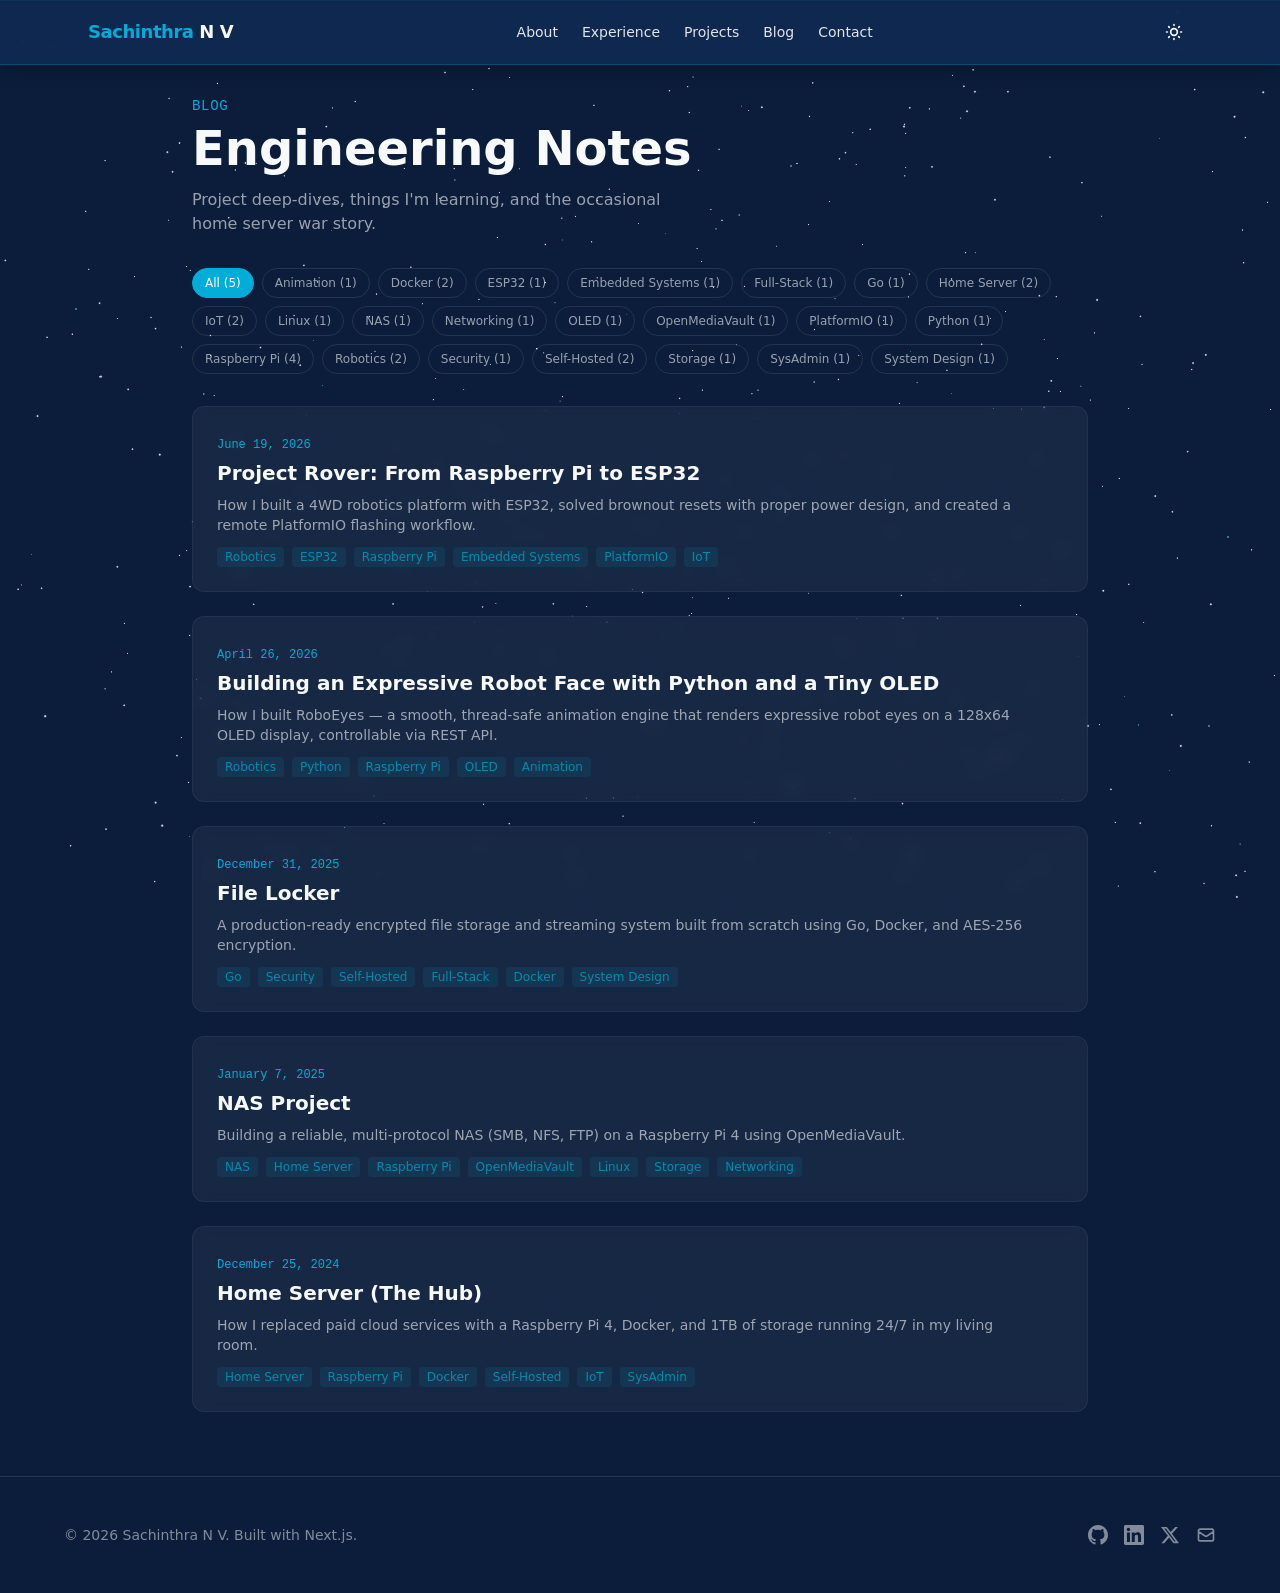
<file: blog.html>
<!DOCTYPE html><html lang="en"><head><meta charSet="utf-8"/><meta name="viewport" content="width=device-width, initial-scale=1"/><link rel="stylesheet" href="/_next/static/chunks/0yke0j0cekzb3.css" data-precedence="next"/><link rel="preload" as="script" fetchPriority="low" href="/_next/static/chunks/0bzvj__~upo7p.js"/><script src="/_next/static/chunks/12ree0._z0p~g.js" async=""></script><script src="/_next/static/chunks/0n~dq4kpx9xxx.js" async=""></script><script src="/_next/static/chunks/turbopack-17y5s7qqhbxhh.js" async=""></script><script src="/_next/static/chunks/0o8me~6ve4ttd.js" async=""></script><script src="/_next/static/chunks/0dbhjjzl8qfwv.js" async=""></script><script src="/_next/static/chunks/059rb3~t9vwpm.js" async=""></script><script src="/_next/static/chunks/06jefac748n2p.js" async=""></script><title>Blog | Sachinthra N V</title><meta name="description" content="Engineering notes, project deep-dives, and things I&#x27;m learning."/><meta name="author" content="Sachinthra N V"/><meta name="keywords" content="Sachinthra N V,Cloud Developer,Software Engineer,HPE,Portfolio,Go,Python,Robotics,IoT,React,DevOps,Raspberry Pi"/><link rel="canonical" href="https://sachinthra.github.io"/><meta property="og:title" content="Sachinthra N V — Software Engineer | Cloud &amp; IoT"/><meta property="og:description" content="SDE-2 at HPE. Building cloud-native solutions, self-hosted infrastructure, and IoT systems with Go, Python, Docker &amp; Kubernetes."/><meta property="og:site_name" content="Sachinthra N V"/><meta property="og:locale" content="en_US"/><meta property="og:type" content="website"/><meta name="twitter:card" content="summary_large_image"/><meta name="twitter:creator" content="@sachinthra"/><meta name="twitter:title" content="Sachinthra N V — Software Engineer | Cloud &amp; IoT"/><meta name="twitter:description" content="SDE-2 at HPE. Building cloud-native solutions, self-hosted infrastructure, and IoT systems with Go, Python, Docker &amp; Kubernetes."/><script type="application/ld+json">{"@context":"https://schema.org","@type":"Person","name":"Sachinthra N V","url":"https://sachinthra.github.io","jobTitle":"Software Development Engineer II","worksFor":{"@type":"Organization","name":"Hewlett Packard Enterprise"},"sameAs":["https://github.com/sachinthra","https://linkedin.com/in/sachinthra/","https://x.com/Sachinthra"],"knowsAbout":["Cloud Computing","Go","Python","Docker","Kubernetes","IoT","Raspberry Pi"]}</script><script src="/_next/static/chunks/03~yq9q893hmn.js" noModule=""></script></head><body class="min-h-screen"><div hidden=""><!--$--><!--/$--></div><script>((a,b,c,d,e,f,g,h)=>{let i=document.documentElement,j=["light","dark"];function k(b){var c;(Array.isArray(a)?a:[a]).forEach(a=>{let c="class"===a,d=c&&f?e.map(a=>f[a]||a):e;c?(i.classList.remove(...d),i.classList.add(f&&f[b]?f[b]:b)):i.setAttribute(a,b)}),c=b,h&&j.includes(c)&&(i.style.colorScheme=c)}if(d)k(d);else try{let a=localStorage.getItem(b)||c,d=g&&"system"===a?window.matchMedia("(prefers-color-scheme: dark)").matches?"dark":"light":a;k(d)}catch(a){}})("class","theme","dark",null,["light","dark"],null,true,true)</script><header class="fixed top-0 left-0 right-0 z-50 glass shadow-lg shadow-black/5 dark:shadow-black/20"><div class="max-w-6xl mx-auto px-6 h-16 flex items-center justify-between"><a href="/" class="text-lg font-bold text-cyan tracking-tight">Sachinthra<span class="text-stellar dark:text-stellar text-slate"> N V</span></a><nav class="hidden md:flex items-center gap-6"><a href="/#about" class="text-sm text-slate dark:text-stellar/90 hover:text-cyan transition-colors font-medium">About</a><a href="/#experience" class="text-sm text-slate dark:text-stellar/90 hover:text-cyan transition-colors font-medium">Experience</a><a href="/#projects" class="text-sm text-slate dark:text-stellar/90 hover:text-cyan transition-colors font-medium">Projects</a><a href="/blog" class="text-sm text-slate dark:text-stellar/90 hover:text-cyan transition-colors font-medium">Blog</a><a href="/#contact" class="text-sm text-slate dark:text-stellar/90 hover:text-cyan transition-colors font-medium">Contact</a></nav><div class="hidden md:flex items-center gap-3"><div class="w-9 h-9"></div></div><button class="md:hidden w-9 h-9 flex items-center justify-center text-slate dark:text-stellar" aria-label="Toggle menu"><svg class="w-5 h-5" fill="none" viewBox="0 0 24 24" stroke="currentColor" stroke-width="2"><path stroke-linecap="round" stroke-linejoin="round" d="M4 6h16M4 12h16M4 18h16"></path></svg></button></div></header><main><!--$!--><template data-dgst="BAILOUT_TO_CLIENT_SIDE_RENDERING"></template><!--/$--><div class="pt-24 pb-16 px-6"><div class="max-w-4xl mx-auto"><div style="opacity:0;transform:translateY(20px)"><p class="text-cyan text-sm font-mono mb-2 tracking-wider uppercase">Blog</p><h1 class="text-4xl md:text-5xl font-bold text-slate dark:text-stellar mb-4">Engineering Notes</h1><p class="text-slate-light dark:text-stellar/60 mb-8 max-w-lg">Project deep-dives, things I&#x27;m learning, and the occasional home server war story.</p></div><div class="flex flex-wrap gap-2 mb-8"><button class="text-xs px-3 py-1.5 rounded-full border transition-all duration-200 cursor-pointer bg-cyan text-white border-cyan">All (<!-- -->5<!-- -->)</button><button class="text-xs px-3 py-1.5 rounded-full border transition-all duration-200 cursor-pointer bg-transparent text-slate-light dark:text-stellar/60 border-white/10 hover:border-cyan/40 hover:text-cyan">Animation<!-- --> (<!-- -->1<!-- -->)</button><button class="text-xs px-3 py-1.5 rounded-full border transition-all duration-200 cursor-pointer bg-transparent text-slate-light dark:text-stellar/60 border-white/10 hover:border-cyan/40 hover:text-cyan">Docker<!-- --> (<!-- -->2<!-- -->)</button><button class="text-xs px-3 py-1.5 rounded-full border transition-all duration-200 cursor-pointer bg-transparent text-slate-light dark:text-stellar/60 border-white/10 hover:border-cyan/40 hover:text-cyan">ESP32<!-- --> (<!-- -->1<!-- -->)</button><button class="text-xs px-3 py-1.5 rounded-full border transition-all duration-200 cursor-pointer bg-transparent text-slate-light dark:text-stellar/60 border-white/10 hover:border-cyan/40 hover:text-cyan">Embedded Systems<!-- --> (<!-- -->1<!-- -->)</button><button class="text-xs px-3 py-1.5 rounded-full border transition-all duration-200 cursor-pointer bg-transparent text-slate-light dark:text-stellar/60 border-white/10 hover:border-cyan/40 hover:text-cyan">Full-Stack<!-- --> (<!-- -->1<!-- -->)</button><button class="text-xs px-3 py-1.5 rounded-full border transition-all duration-200 cursor-pointer bg-transparent text-slate-light dark:text-stellar/60 border-white/10 hover:border-cyan/40 hover:text-cyan">Go<!-- --> (<!-- -->1<!-- -->)</button><button class="text-xs px-3 py-1.5 rounded-full border transition-all duration-200 cursor-pointer bg-transparent text-slate-light dark:text-stellar/60 border-white/10 hover:border-cyan/40 hover:text-cyan">Home Server<!-- --> (<!-- -->2<!-- -->)</button><button class="text-xs px-3 py-1.5 rounded-full border transition-all duration-200 cursor-pointer bg-transparent text-slate-light dark:text-stellar/60 border-white/10 hover:border-cyan/40 hover:text-cyan">IoT<!-- --> (<!-- -->2<!-- -->)</button><button class="text-xs px-3 py-1.5 rounded-full border transition-all duration-200 cursor-pointer bg-transparent text-slate-light dark:text-stellar/60 border-white/10 hover:border-cyan/40 hover:text-cyan">Linux<!-- --> (<!-- -->1<!-- -->)</button><button class="text-xs px-3 py-1.5 rounded-full border transition-all duration-200 cursor-pointer bg-transparent text-slate-light dark:text-stellar/60 border-white/10 hover:border-cyan/40 hover:text-cyan">NAS<!-- --> (<!-- -->1<!-- -->)</button><button class="text-xs px-3 py-1.5 rounded-full border transition-all duration-200 cursor-pointer bg-transparent text-slate-light dark:text-stellar/60 border-white/10 hover:border-cyan/40 hover:text-cyan">Networking<!-- --> (<!-- -->1<!-- -->)</button><button class="text-xs px-3 py-1.5 rounded-full border transition-all duration-200 cursor-pointer bg-transparent text-slate-light dark:text-stellar/60 border-white/10 hover:border-cyan/40 hover:text-cyan">OLED<!-- --> (<!-- -->1<!-- -->)</button><button class="text-xs px-3 py-1.5 rounded-full border transition-all duration-200 cursor-pointer bg-transparent text-slate-light dark:text-stellar/60 border-white/10 hover:border-cyan/40 hover:text-cyan">OpenMediaVault<!-- --> (<!-- -->1<!-- -->)</button><button class="text-xs px-3 py-1.5 rounded-full border transition-all duration-200 cursor-pointer bg-transparent text-slate-light dark:text-stellar/60 border-white/10 hover:border-cyan/40 hover:text-cyan">PlatformIO<!-- --> (<!-- -->1<!-- -->)</button><button class="text-xs px-3 py-1.5 rounded-full border transition-all duration-200 cursor-pointer bg-transparent text-slate-light dark:text-stellar/60 border-white/10 hover:border-cyan/40 hover:text-cyan">Python<!-- --> (<!-- -->1<!-- -->)</button><button class="text-xs px-3 py-1.5 rounded-full border transition-all duration-200 cursor-pointer bg-transparent text-slate-light dark:text-stellar/60 border-white/10 hover:border-cyan/40 hover:text-cyan">Raspberry Pi<!-- --> (<!-- -->4<!-- -->)</button><button class="text-xs px-3 py-1.5 rounded-full border transition-all duration-200 cursor-pointer bg-transparent text-slate-light dark:text-stellar/60 border-white/10 hover:border-cyan/40 hover:text-cyan">Robotics<!-- --> (<!-- -->2<!-- -->)</button><button class="text-xs px-3 py-1.5 rounded-full border transition-all duration-200 cursor-pointer bg-transparent text-slate-light dark:text-stellar/60 border-white/10 hover:border-cyan/40 hover:text-cyan">Security<!-- --> (<!-- -->1<!-- -->)</button><button class="text-xs px-3 py-1.5 rounded-full border transition-all duration-200 cursor-pointer bg-transparent text-slate-light dark:text-stellar/60 border-white/10 hover:border-cyan/40 hover:text-cyan">Self-Hosted<!-- --> (<!-- -->2<!-- -->)</button><button class="text-xs px-3 py-1.5 rounded-full border transition-all duration-200 cursor-pointer bg-transparent text-slate-light dark:text-stellar/60 border-white/10 hover:border-cyan/40 hover:text-cyan">Storage<!-- --> (<!-- -->1<!-- -->)</button><button class="text-xs px-3 py-1.5 rounded-full border transition-all duration-200 cursor-pointer bg-transparent text-slate-light dark:text-stellar/60 border-white/10 hover:border-cyan/40 hover:text-cyan">SysAdmin<!-- --> (<!-- -->1<!-- -->)</button><button class="text-xs px-3 py-1.5 rounded-full border transition-all duration-200 cursor-pointer bg-transparent text-slate-light dark:text-stellar/60 border-white/10 hover:border-cyan/40 hover:text-cyan">System Design<!-- --> (<!-- -->1<!-- -->)</button></div><div class="space-y-6" style="opacity:0;transform:translateY(10px)"><a href="/blog/project-rover" class="group block p-6 rounded-xl border border-white/5 hover:border-cyan/30 bg-white/30 dark:bg-white/5 backdrop-blur-sm transition-all duration-300 hover:shadow-lg hover:shadow-cyan/10" style="opacity:0;transform:translateY(20px)"><div class="flex flex-col md:flex-row md:items-start justify-between gap-4"><div class="flex-1"><time class="text-xs text-cyan font-mono">June 20, 2026</time><h2 class="text-xl font-bold text-slate dark:text-stellar mt-1 mb-2 group-hover:text-cyan transition-colors">Project Rover: From Raspberry Pi to ESP32</h2><p class="text-sm text-slate-light dark:text-stellar/60 line-clamp-2">How I built a 4WD robotics platform with ESP32, solved brownout resets with proper power design, and created a remote PlatformIO flashing workflow.</p><div class="flex flex-wrap gap-2 mt-3"><span class="text-xs px-2 py-0.5 rounded bg-cyan/10 text-cyan/70">Robotics</span><span class="text-xs px-2 py-0.5 rounded bg-cyan/10 text-cyan/70">ESP32</span><span class="text-xs px-2 py-0.5 rounded bg-cyan/10 text-cyan/70">Raspberry Pi</span><span class="text-xs px-2 py-0.5 rounded bg-cyan/10 text-cyan/70">Embedded Systems</span><span class="text-xs px-2 py-0.5 rounded bg-cyan/10 text-cyan/70">PlatformIO</span><span class="text-xs px-2 py-0.5 rounded bg-cyan/10 text-cyan/70">IoT</span></div></div><div class="text-cyan opacity-0 group-hover:opacity-100 transition-opacity self-center"><svg class="w-5 h-5" fill="none" viewBox="0 0 24 24" stroke="currentColor" stroke-width="2"><path stroke-linecap="round" stroke-linejoin="round" d="M13 7l5 5m0 0l-5 5m5-5H6"></path></svg></div></div></a><a href="/blog/robot-eyes" class="group block p-6 rounded-xl border border-white/5 hover:border-cyan/30 bg-white/30 dark:bg-white/5 backdrop-blur-sm transition-all duration-300 hover:shadow-lg hover:shadow-cyan/10" style="opacity:0;transform:translateY(20px)"><div class="flex flex-col md:flex-row md:items-start justify-between gap-4"><div class="flex-1"><time class="text-xs text-cyan font-mono">April 27, 2026</time><h2 class="text-xl font-bold text-slate dark:text-stellar mt-1 mb-2 group-hover:text-cyan transition-colors">Building an Expressive Robot Face with Python and a Tiny OLED</h2><p class="text-sm text-slate-light dark:text-stellar/60 line-clamp-2">How I built RoboEyes — a smooth, thread-safe animation engine that renders expressive robot eyes on a 128x64 OLED display, controllable via REST API.</p><div class="flex flex-wrap gap-2 mt-3"><span class="text-xs px-2 py-0.5 rounded bg-cyan/10 text-cyan/70">Robotics</span><span class="text-xs px-2 py-0.5 rounded bg-cyan/10 text-cyan/70">Python</span><span class="text-xs px-2 py-0.5 rounded bg-cyan/10 text-cyan/70">Raspberry Pi</span><span class="text-xs px-2 py-0.5 rounded bg-cyan/10 text-cyan/70">OLED</span><span class="text-xs px-2 py-0.5 rounded bg-cyan/10 text-cyan/70">Animation</span></div></div><div class="text-cyan opacity-0 group-hover:opacity-100 transition-opacity self-center"><svg class="w-5 h-5" fill="none" viewBox="0 0 24 24" stroke="currentColor" stroke-width="2"><path stroke-linecap="round" stroke-linejoin="round" d="M13 7l5 5m0 0l-5 5m5-5H6"></path></svg></div></div></a><a href="/blog/file-locker" class="group block p-6 rounded-xl border border-white/5 hover:border-cyan/30 bg-white/30 dark:bg-white/5 backdrop-blur-sm transition-all duration-300 hover:shadow-lg hover:shadow-cyan/10" style="opacity:0;transform:translateY(20px)"><div class="flex flex-col md:flex-row md:items-start justify-between gap-4"><div class="flex-1"><time class="text-xs text-cyan font-mono">January 1, 2026</time><h2 class="text-xl font-bold text-slate dark:text-stellar mt-1 mb-2 group-hover:text-cyan transition-colors">File Locker</h2><p class="text-sm text-slate-light dark:text-stellar/60 line-clamp-2">A production-ready encrypted file storage and streaming system built from scratch using Go, Docker, and AES-256 encryption.</p><div class="flex flex-wrap gap-2 mt-3"><span class="text-xs px-2 py-0.5 rounded bg-cyan/10 text-cyan/70">Go</span><span class="text-xs px-2 py-0.5 rounded bg-cyan/10 text-cyan/70">Security</span><span class="text-xs px-2 py-0.5 rounded bg-cyan/10 text-cyan/70">Self-Hosted</span><span class="text-xs px-2 py-0.5 rounded bg-cyan/10 text-cyan/70">Full-Stack</span><span class="text-xs px-2 py-0.5 rounded bg-cyan/10 text-cyan/70">Docker</span><span class="text-xs px-2 py-0.5 rounded bg-cyan/10 text-cyan/70">System Design</span></div></div><div class="text-cyan opacity-0 group-hover:opacity-100 transition-opacity self-center"><svg class="w-5 h-5" fill="none" viewBox="0 0 24 24" stroke="currentColor" stroke-width="2"><path stroke-linecap="round" stroke-linejoin="round" d="M13 7l5 5m0 0l-5 5m5-5H6"></path></svg></div></div></a><a href="/blog/nas-project" class="group block p-6 rounded-xl border border-white/5 hover:border-cyan/30 bg-white/30 dark:bg-white/5 backdrop-blur-sm transition-all duration-300 hover:shadow-lg hover:shadow-cyan/10" style="opacity:0;transform:translateY(20px)"><div class="flex flex-col md:flex-row md:items-start justify-between gap-4"><div class="flex-1"><time class="text-xs text-cyan font-mono">January 8, 2025</time><h2 class="text-xl font-bold text-slate dark:text-stellar mt-1 mb-2 group-hover:text-cyan transition-colors">NAS Project</h2><p class="text-sm text-slate-light dark:text-stellar/60 line-clamp-2">Building a reliable, multi-protocol NAS (SMB, NFS, FTP) on a Raspberry Pi 4 using OpenMediaVault.</p><div class="flex flex-wrap gap-2 mt-3"><span class="text-xs px-2 py-0.5 rounded bg-cyan/10 text-cyan/70">NAS</span><span class="text-xs px-2 py-0.5 rounded bg-cyan/10 text-cyan/70">Home Server</span><span class="text-xs px-2 py-0.5 rounded bg-cyan/10 text-cyan/70">Raspberry Pi</span><span class="text-xs px-2 py-0.5 rounded bg-cyan/10 text-cyan/70">OpenMediaVault</span><span class="text-xs px-2 py-0.5 rounded bg-cyan/10 text-cyan/70">Linux</span><span class="text-xs px-2 py-0.5 rounded bg-cyan/10 text-cyan/70">Storage</span><span class="text-xs px-2 py-0.5 rounded bg-cyan/10 text-cyan/70">Networking</span></div></div><div class="text-cyan opacity-0 group-hover:opacity-100 transition-opacity self-center"><svg class="w-5 h-5" fill="none" viewBox="0 0 24 24" stroke="currentColor" stroke-width="2"><path stroke-linecap="round" stroke-linejoin="round" d="M13 7l5 5m0 0l-5 5m5-5H6"></path></svg></div></div></a><a href="/blog/home-server" class="group block p-6 rounded-xl border border-white/5 hover:border-cyan/30 bg-white/30 dark:bg-white/5 backdrop-blur-sm transition-all duration-300 hover:shadow-lg hover:shadow-cyan/10" style="opacity:0;transform:translateY(20px)"><div class="flex flex-col md:flex-row md:items-start justify-between gap-4"><div class="flex-1"><time class="text-xs text-cyan font-mono">December 26, 2024</time><h2 class="text-xl font-bold text-slate dark:text-stellar mt-1 mb-2 group-hover:text-cyan transition-colors">Home Server (The Hub)</h2><p class="text-sm text-slate-light dark:text-stellar/60 line-clamp-2">How I replaced paid cloud services with a Raspberry Pi 4, Docker, and 1TB of storage running 24/7 in my living room.</p><div class="flex flex-wrap gap-2 mt-3"><span class="text-xs px-2 py-0.5 rounded bg-cyan/10 text-cyan/70">Home Server</span><span class="text-xs px-2 py-0.5 rounded bg-cyan/10 text-cyan/70">Raspberry Pi</span><span class="text-xs px-2 py-0.5 rounded bg-cyan/10 text-cyan/70">Docker</span><span class="text-xs px-2 py-0.5 rounded bg-cyan/10 text-cyan/70">Self-Hosted</span><span class="text-xs px-2 py-0.5 rounded bg-cyan/10 text-cyan/70">IoT</span><span class="text-xs px-2 py-0.5 rounded bg-cyan/10 text-cyan/70">SysAdmin</span></div></div><div class="text-cyan opacity-0 group-hover:opacity-100 transition-opacity self-center"><svg class="w-5 h-5" fill="none" viewBox="0 0 24 24" stroke="currentColor" stroke-width="2"><path stroke-linecap="round" stroke-linejoin="round" d="M13 7l5 5m0 0l-5 5m5-5H6"></path></svg></div></div></a></div></div></div><!--$--><!--/$--></main><footer class="border-t border-white/10 py-12 px-6"><div class="max-w-6xl mx-auto flex flex-col md:flex-row items-center justify-between gap-6"><div class="text-sm text-slate-light dark:text-stellar/50">© <!-- -->2026<!-- --> Sachinthra N V. Built with Next.js.</div><div class="flex items-center gap-4"><a href="https://github.com/sachinthra" target="_blank" rel="noopener noreferrer" class="text-slate-light dark:text-stellar/50 hover:text-cyan transition-colors" aria-label="GitHub"><svg class="w-5 h-5" viewBox="0 0 24 24" fill="currentColor"><path d="M12 0c-6.626 0-12 5.373-12 12 0 5.302 3.438 9.8 8.207 11.387.599.111.793-.261.793-.577v-2.234c-3.338.726-4.033-1.416-4.033-1.416-.546-1.387-1.333-1.756-1.333-1.756-1.089-.745.083-.729.083-.729 1.205.084 1.839 1.237 1.839 1.237 1.07 1.834 2.807 1.304 3.492.997.107-.775.418-1.305.762-1.604-2.665-.305-5.467-1.334-5.467-5.931 0-1.311.469-2.381 1.236-3.221-.124-.303-.535-1.524.117-3.176 0 0 1.008-.322 3.301 1.23.957-.266 1.983-.399 3.003-.404 1.02.005 2.047.138 3.006.404 2.291-1.552 3.297-1.23 3.297-1.23.653 1.653.242 2.874.118 3.176.77.84 1.235 1.911 1.235 3.221 0 4.609-2.807 5.624-5.479 5.921.43.372.823 1.102.823 2.222v3.293c0 .319.192.694.801.576 4.765-1.589 8.199-6.086 8.199-11.386 0-6.627-5.373-12-12-12z"></path></svg></a><a href="https://linkedin.com/in/sachinthra/" target="_blank" rel="noopener noreferrer" class="text-slate-light dark:text-stellar/50 hover:text-cyan transition-colors" aria-label="LinkedIn"><svg class="w-5 h-5" viewBox="0 0 24 24" fill="currentColor"><path d="M20.447 20.452h-3.554v-5.569c0-1.328-.027-3.037-1.852-3.037-1.853 0-2.136 1.445-2.136 2.939v5.667H9.351V9h3.414v1.561h.046c.477-.9 1.637-1.85 3.37-1.85 3.601 0 4.267 2.37 4.267 5.455v6.286zM5.337 7.433c-1.144 0-2.063-.926-2.063-2.065 0-1.138.92-2.063 2.063-2.063 1.14 0 2.064.925 2.064 2.063 0 1.139-.925 2.065-2.064 2.065zm1.782 13.019H3.555V9h3.564v11.452zM22.225 0H1.771C.792 0 0 .774 0 1.729v20.542C0 23.227.792 24 1.771 24h20.451C23.2 24 24 23.227 24 22.271V1.729C24 .774 23.2 0 22.222 0h.003z"></path></svg></a><a href="https://x.com/Sachinthra" target="_blank" rel="noopener noreferrer" class="text-slate-light dark:text-stellar/50 hover:text-cyan transition-colors" aria-label="X"><svg class="w-5 h-5" viewBox="0 0 24 24" fill="currentColor"><path d="M18.244 2.25h3.308l-7.227 8.26 8.502 11.24H16.17l-5.214-6.817L4.99 21.75H1.68l7.73-8.835L1.254 2.25H8.08l4.713 6.231zm-1.161 17.52h1.833L7.084 4.126H5.117z"></path></svg></a><a href="mailto:sachinthranv@gmail.com" target="_blank" rel="noopener noreferrer" class="text-slate-light dark:text-stellar/50 hover:text-cyan transition-colors" aria-label="Email"><svg class="w-5 h-5" viewBox="0 0 24 24" fill="none" stroke="currentColor" stroke-width="2"><path stroke-linecap="round" stroke-linejoin="round" d="M3 8l7.89 5.26a2 2 0 002.22 0L21 8M5 19h14a2 2 0 002-2V7a2 2 0 00-2-2H5a2 2 0 00-2 2v10a2 2 0 002 2z"></path></svg></a></div></div></footer><script src="/_next/static/chunks/0bzvj__~upo7p.js" id="_R_" async=""></script><script>(self.__next_f=self.__next_f||[]).push([0])</script><script>self.__next_f.push([1,"1:\"$Sreact.fragment\"\n2:I[54065,[\"/_next/static/chunks/0o8me~6ve4ttd.js\",\"/_next/static/chunks/0dbhjjzl8qfwv.js\"],\"ThemeProvider\"]\n3:I[2971,[\"/_next/static/chunks/0o8me~6ve4ttd.js\",\"/_next/static/chunks/0dbhjjzl8qfwv.js\"],\"default\"]\n4:I[39756,[\"/_next/static/chunks/0o8me~6ve4ttd.js\",\"/_next/static/chunks/0dbhjjzl8qfwv.js\"],\"default\"]\n5:I[37457,[\"/_next/static/chunks/0o8me~6ve4ttd.js\",\"/_next/static/chunks/0dbhjjzl8qfwv.js\"],\"default\"]\n6:I[13642,[\"/_next/static/chunks/0o8me~6ve4ttd.js\",\"/_next/static/chunks/0dbhjjzl8qfwv.js\"],\"default\"]\n7:I[92276,[\"/_next/static/chunks/0o8me~6ve4ttd.js\",\"/_next/static/chunks/0dbhjjzl8qfwv.js\",\"/_next/static/chunks/059rb3~t9vwpm.js\",\"/_next/static/chunks/06jefac748n2p.js\"],\"default\"]\n12:I[68027,[\"/_next/static/chunks/0o8me~6ve4ttd.js\",\"/_next/static/chunks/0dbhjjzl8qfwv.js\"],\"default\",1]\n:HL[\"/_next/static/chunks/0yke0j0cekzb3.css\",\"style\"]\n8:Te23,"])</script><script>self.__next_f.push([1,"\nProject Rover started as a Raspberry Pi-controlled 4WD platform and evolved into a real-time ESP32-based robot. This build taught me practical lessons in power distribution, firmware workflows, and responsive embedded web control.\n\nIn this post, I cover the hardware choices, the star-grounding approach that kept the system stable, the headless remote flashing pipeline, and the software architecture behind the control interface.\n\n---\n\n## Hardware Bill of Materials\n\n- **Microcontroller (Brain):** ESP32-WROOM-32 (38-pin DevKitC)\n- **Compile/Flash Host:** Raspberry Pi 4 (Debian 12)\n- **Motor Drivers:** 2x L298N dual H-bridge modules\n- **Motors:** 4x 6V BO DC motors (100 RPM / 300 RPM variants)\n- **Battery:** 11.1V 2200mAh 3S LiPo (XT60)\n- **Regulation:** LM2596 3A buck converter\n\n---\n\n## Phase 1: Power Distribution and Stability\n\nWith a 3S LiPo, voltage and current spikes are the biggest risk. A fully charged pack can hit around 12.6V, and motor stall current can introduce enough noise to crash the controller if wiring is sloppy.\n\n### Star Ground Topology\n\nInstead of daisy-chaining grounds, I used a star topology:\n\n1. Battery positive and ground go to central distribution points.\n2. Raw battery voltage goes directly to both L298N motor driver inputs.\n3. A separate branch feeds the LM2596, tuned to a stable 5.0V output.\n4. The ESP32 `VIN` is powered from this regulated 5V branch.\n5. ESP32 ground returns directly to the central ground hub.\n\nThis keeps noisy motor return current out of the logic ground path and improved system reliability immediately.\n\n---\n\n## Phase 2: Brain Transplant to ESP32\n\nI initially controlled the rover from a Raspberry Pi using Python GPIO libraries, but moved control to ESP32 for better real-time behavior and cleaner C++ firmware architecture.\n\n### Headless Flashing Workflow\n\nI turned the Raspberry Pi into a remote compile-and-flash station so I could update firmware over SSH without tethering a laptop to the rover.\n\n1. ESP32 connects to the Pi via a Micro-USB data cable.\n2. I SSH into the Pi and run PlatformIO CLI.\n3. `pio run -t upload` compiles and flashes firmware over USB.\n\nOne practical issue: if PlatformIO reports `Unable to verify flash chip connection`, the upload baud rate is usually too high. Setting `upload_speed = 115200` in `platformio.ini` fixed this reliably.\n\n---\n\n## Phase 3: Async Web Control and Motor Logic\n\nWith ESP32 in control, I built a responsive Wi-Fi control interface around `ESPAsyncWebServer`.\n\n- **Web UI storage:** HTML/CSS/JS served from LittleFS.\n- **PWM control:** Native `ledc` channels (8-bit, 1000Hz) drive `ENA`/`ENB` pins.\n- **Motor safety:** PWM duty limited to 50% to protect 6V motors from 3S battery voltage.\n\n### Fixing Brownout Resets\n\nDuring early testing, pressing forward caused full reboots after a short burst.\n\n- **Cause:** simultaneous motor startup produced a current spike and voltage dip.\n- **Fix:** software soft-start ramped PWM from 0% to 50% over a few hundred milliseconds.\n\nI also plan to add bulk capacitance near the LM2596 output as an additional hardware safeguard.\n\n---\n\n## Phase 4: Sensor Expansion Roadmap\n\nThe 38-pin ESP32 board still leaves enough GPIO for autonomy features:\n\n- **Ultrasonic radar (HC-SR04 + servo):** obstacle scanning with a 5V-to-3.3V divider on Echo.\n- **IR line tracking:** digital reads on input-only GPIOs (34, 35, 36, 39).\n- **I2C display:** reserved GPIO 21 (SDA) and GPIO 22 (SCL) for telemetry.\n\nNext milestone is integrating autonomous navigation and adding Bluetooth gamepad control.\n\n---\n\nBuilt with C++, PlatformIO, and many hardware debugging sessions.\n"])</script><script>self.__next_f.push([1,"9:T189c,"])</script><script>self.__next_f.push([1,"\nI wanted to give a robot a face. Not a screen playing a video loop — something alive. Eyes that blink on their own, squint when confused, and light up when happy. All on a $5 OLED display the size of a postage stamp.\n\nRoboEyes is the animation engine I built to make that happen. It runs at 60 fps, smoothly interpolates between emotions, and exposes a REST API so any other system — gesture recognition, voice assistant, whatever — can control the face in real time.\n\n---\n\n## Tech Stack\n\n- **Animation Engine:** Python, PIL/Pillow for drawing, custom lerp-based state machine\n- **Display:** SSD1306 128x64 I2C OLED (driven by `luma.oled`)\n- **Emulator:** `luma.emulator` with Pygame — develop on a laptop, deploy to Pi unchanged\n- **API:** Flask REST API running in a daemon thread\n- **Hardware:** Raspberry Pi (any model with I2C)\n\n---\n\n## How It Works\n\nThe core idea is simple: every frame, the engine interpolates the current eye state toward a target state. Change the target, and the eyes smoothly animate to the new look.\n\nEach emotion is just a dictionary of numbers — eye width, height, and eight eyelid coverage values (inner/outer for each lid on each eye):\n\n```python\n\"HAPPY\": {\n    \"w\": 32, \"h\": 44,\n    \"lt_o\": 0.0, \"lt_i\": 0.0, \"lb_o\": 0.82, \"lb_i\": 0.82,\n    \"rt_i\": 0.0, \"rt_o\": 0.0, \"rb_i\": 0.82, \"rb_o\": 0.82,\n    \"cheeks\": 1.0,\n}\n```\n\nWhen you call `eyes.set_emotion(\"HAPPY\")`, the engine sets this as the target. Every frame, each value lerps toward the target at a configurable speed. The result: smooth, natural-looking transitions between any two emotions with zero manual animation work.\n\n---\n\n## The Dual-Environment Trick\n\nThis was one of my favourite design decisions. The entry point auto-detects the environment:\n\n```python\ntry:\n    from luma.oled.device import ssd1306\n    from luma.core.interface.serial import i2c\n    device = ssd1306(i2c(port=1, address=0x3C))\nexcept Exception:\n    from luma.emulator.device import pygame as pygame_device\n    device = pygame_device(width=128, height=64, mode=\"1\")\n```\n\nOn a Raspberry Pi with a connected OLED, it uses the real hardware driver. On my MacBook, it falls back to a Pygame window. The engine doesn't care — it just draws to a `luma` device. I do all my development and tuning in the emulator, then `scp` to the Pi and it just works.\n\n---\n\n## Threading and the Animation Loop\n\nThreading was the trickiest part. Here's the layout:\n\n| Thread | Role |\n|--------|------|\n| Main thread | Animation loop + Pygame event pump (required by macOS/SDL) |\n| Flask daemon thread | Handles all HTTP requests |\n\nEvery piece of shared state is protected by a single `threading.Lock`. The Flask handlers call methods like `set_emotion()` and `trigger_overlay()`, which acquire the lock, update the target, and return. The animation loop picks up the change on the next frame.\n\nI exposed both `run()` (blocking, for macOS) and `start()` (non-blocking background thread, for Pi) so the engine works cleanly in both environments.\n\n---\n\n## REST API — Control Everything Over HTTP\n\nThe Flask API runs on port 5009 and lets you control the eyes with simple HTTP calls:\n\n```bash\ncurl http://localhost:5009/emotion/HAPPY\ncurl http://localhost:5009/look/top-right\ncurl http://localhost:5009/overlay/text/HELLO\ncurl http://localhost:5009/blink\n```\n\nThere's also a combined POST endpoint for setting multiple things atomically:\n\n```bash\ncurl -X POST http://localhost:5009/api/robot \\\n     -H \"Content-Type: application/json\" \\\n     -d '{\"emotion\": \"HAPPY\", \"overlay\": {\"text\": \"YAY!\", \"duration\": 2}}'\n```\n\nThis turned out to be the killer feature. My hand gesture recognition system running on the same Pi sends HTTP calls to change the robot's expression based on what it sees. The eyes become a dumb display — all the intelligence lives elsewhere.\n\n---\n\n## The Overlay System\n\nSometimes you want the robot to \"say\" something. Overlays are full-screen takeovers: the eyes close, a message appears, then the eyes reopen.\n\n```python\neyes.trigger_overlay(TextOverlay(\"HELLO!\", duration=2.0))\n```\n\n`TextOverlay` handles word-wrapping and auto-scales duration based on text length. There's also `ScrollingTextOverlay` for longer messages and `IconOverlay` for bitmap images. And if none of those fit, you subclass `Overlay` and draw whatever you want:\n\n```python\nclass MyOverlay(Overlay):\n    duration = 1.5\n    def render(self, draw, w, h):\n        draw.rectangle((0, 0, w, h), fill=\"black\")\n        draw.text((w // 2, h // 2), \"CUSTOM\", fill=\"white\", anchor=\"mm\")\n```\n\n---\n\n## Extensibility — Make It Your Own\n\nI designed RoboEyes to be subclassed. You can add custom emotions without touching the library code:\n\n```python\nclass MyRobot(RoboEyes):\n    EXTRA_EMOTIONS = {\n        \"SLEEPY\": {\n            \"w\": 28, \"h\": 40,\n            \"lt_o\": 0.45, \"lt_i\": 0.45, \"lb_o\": 0.0, \"lb_i\": 0.0,\n            \"rt_o\": 0.45, \"rt_i\": 0.45, \"rb_o\": 0.0, \"rb_i\": 0.0,\n            \"cheeks\": 0.0,\n        },\n    }\n\n    def __init__(self, device):\n        super().__init__(device, extra_emotions=self.EXTRA_EMOTIONS)\n```\n\nCustom directions, pupil shapes (`square`, `round`, `ellipse`), and auto-mode behaviour are all configurable the same way.\n\n---\n\n## Challenges and Lessons\n\n**Tuning eyelid values by hand is tedious.** Each emotion has 10 numeric parameters. I ended up building a small editor workflow — tweak values, watch the emulator, repeat. A visual editor would be a huge quality-of-life improvement.\n\n**macOS and Pygame threading.** SDL requires the event pump on the main thread on macOS. This forced me to split `run()` and `start()` and make sure Flask never touches the main thread. Easy in hindsight, confusing to debug the first time.\n\n**Lerp speed matters.** Too fast and transitions look robotic (ironic). Too slow and the face feels laggy. I settled on 0.35 as the default — fast enough to feel responsive, slow enough for the animation to read.\n\n---\n\n## What's Next\n\nI'm working on integrating this with a camera-based gesture recognition system so the robot reacts to hand signals in real time. I also want to add a web-based emotion editor so designing new expressions doesn't require manually editing dictionaries. And eventually, audio-reactive expressions — the eyes respond to sound input, not just API calls.\n\n---"])</script><script>self.__next_f.push([1,"a:T134a,"])</script><script>self.__next_f.push([1,"\n## The Pitch\nI wanted a Google Drive alternative, but one where *I* owned the encryption keys.\n\n**File Locker** is a self-hosted platform I built to store files securely. It's not just a wrapper around an S3 bucket; it encrypts everything at rest using **AES-256**, supports video streaming with seeking (which is hard with encryption!), and has a full CLI for automation.\n\nIt's currently running live on my Raspberry Pi.\n\n---\n\n## Tech Stack\n\n* **Backend:** Go (Chi router), PostgreSQL (Metadata), Redis (Sessions), MinIO (Object Storage)\n* **Frontend:** Preact (Lightweight React), Vite, TailwindCSS\n* **Security:** AES-256-GCM (Files), AES-CTR (Streaming), JWT, Argon2\n* **DevOps:** Docker Compose, Multi-Arch Builds (ARM64/AMD64)\n\n---\n\n## The Coolest Features\n\n### 1. Encrypted Video Streaming (with Seek!)\nThis was the hardest technical challenge. You can't just encrypt a video file and expect it to stream.\n* **The Problem:** If a user jumps to minute 5:00, the player requests a specific byte range. But encryption changes byte alignment.\n* **The Solution:** I implemented **AES-CTR** mode for streaming. I calculate the exact block offset based on the requested byte range, adjust the IV (Initialization Vector), and decrypt *just* that chunk on the fly.\n\n### 2. \"No-Trust\" Storage\nEven if someone steals the physical hard drive from my Pi, they get nothing.\n* Files are encrypted *before* they touch the disk.\n* Metadata (names, types) is stored separately in Postgres.\n* Keys are managed via a secure envelope pattern.\n\n### 3. The CLI Tool\nI love the terminal, so I built a Go CLI with **38 commands**. It mimics the API perfectly.\n* `fl upload path/to/file` (Drag-and-drop terminal upload)\n* `fl ls` (Lists files like a native directory)\n* `fl share` (Generates temporary access links)\n\n---\n\n## Product Preview\n\n![File Locker Dashboard](/images/blog/file-locker/file-locker-dashboard.jpg)\n*Modern web interface with file management and uploads*\n\n![Admin Dashboard](/images/blog/file-locker/file-locker-admin.jpg)\n*System stats, user management, and audit logs*\n\n![CLI Tool](/images/blog/file-locker/file-locker-cli.jpg)\n*Automation-ready CLI with progress tracking*\n\n---\n\n## What I Built\n\n### Backend (Go)\n- REST API with 32+ endpoints\n- Multipart file uploads with streaming\n- Automatic encryption pipeline\n- Secure downloads with on-the-fly decryption\n- Video streaming with HTTP Range support\n- PostgreSQL full-text search\n\n### Authentication \u0026 Security\n- JWT-based sessions with Redis caching\n- Personal Access Tokens for API/CLI\n- Role-based access control\n- Password hashing with Bcrypt\n- Session expiry + force logout\n\n### Admin Dashboard\n- User approval \u0026 role management\n- File moderation \u0026 deletion\n- Storage analysis \u0026 cleanup\n- Audit logs\n- System announcements\n\n### Web Interface\n- Drag-and-drop uploads\n- Real-time progress\n- File tagging \u0026 search\n- Expiring files\n- In-browser video player\n- Dark / light mode\n\n### CLI Tool\n- 38 commands (100% API coverage)\n- Upload, download, search, export\n- Token management\n- Admin tools\n- Script-friendly output \u0026 exit codes\n\n---\n\n## Architecture Overview\n\nIt's a microservices-style setup running via Docker Compose:\n\n1.  **Nginx:** Handles SSL termination and routes traffic.\n2.  **Go API:** The brain. Handles auth, encryption logic, and database queries.\n3.  **MinIO:** The dumb storage layer. It only sees encrypted blobs.\n4.  **Redis:** Caches user sessions and download tokens for speed.\n\n**Service Flow:**\n\n```text\nFrontend (Nginx) → Go API → PostgreSQL\n                     ↓\n                   MinIO\n                     ↓\n                   Redis\n```\n\n**Encryption Pipeline:**\n\n```text\nUpload → Encrypt (AES-256-GCM) → Store (MinIO)\n                ↓\n         Metadata (PostgreSQL)\n```\n\n**Streaming Pipeline:**\n\n```text\nRange Request → Decrypt (AES-256-CTR) → Stream\n```\n\n---\n\n## Key Takeaways\n* **Go is perfect for IO:** Streaming encrypted data with `io.Reader` and `io.Writer` interfaces in Go is incredibly memory efficient.\n* **State management:** Managing upload progress and resumable uploads required careful frontend-backend sync.\n* **Cross-Platform Builds:** Since I code on a Mac (ARM64) and deploy to a Pi (Linux ARM64), setting up `docker buildx` pipelines was essential.\n\n**[View Source on GitHub](https://github.com/sachinthra/file-locker)**\n\n---\n\n## Why This Project Matters\n\nThis project demonstrates:\n\n- **Backend engineering:** Go APIs, database design, and efficient data handling\n- **Security implementation:** AES encryption, JWT authentication, and RBAC\n- **DevOps practices:** Docker containerization, multi-service orchestration, and ARM64 deployment\n- **System design:** Scalable architecture with proper separation of concerns\n- **Real-world production experience:** Running 24/7 on my home network\n\nFile Locker isn't just a demo app — it's a **real system** I use daily to solve real storage and streaming needs.\n"])</script><script>self.__next_f.push([1,"b:Td0e,"])</script><script>self.__next_f.push([1,"\nI have been working on a NAS (Network Attached Storage) project at home. The goal is to create a centralized storage solution that can be accessed from anywhere in the house, and also in future remotely when needed.\n\nThis project is a great way to learn about Linux, networking, and storage solutions. Here's a quick overview of what I set out to achieve:\n1. Create a solid, always available storage server accessible from any device on my local network.\n2. Lay the groundwork for future remote access, so I can grab a photo or a video from anywhere in the world.\n\n---\n\n## Why a Home NAS?\n\n- **Centralized Storage**\n  No more USB drives or SD cards for copying data between devices. Everything lives in one centralized place.\n- **Media Streaming**\n  Stream movies, music and photos to TVs, laptops and phones without juggling external drives.\n- **Automated Backups**\n  To be done, Weekly backups of devices to keep data safe and recoverable.\n\n---\n\n## Hardware \u0026 Software Stack\n\n- **Raspberry Pi 4**\n  Consumes low power draw, silent operation, and enough USB 3.0 throughput for a few spinning drives. Can mount hats for additional functionalities for NVMe storage or other peripherals in the future.\n- **OpenMediaVault (OMV)**\n  One of the most popular and open-source debian linux based NAS OS/Software with a polished web UI—packages for SMB, NFS, FTP for file sharing and mainly support raid configurations for redundancy.\n- **External Drives**\n  A 1TB HDDs in a USB-powered. Can also add more USB drives as needed.\n- **Networking**\n  - Static IP via NetworkManager to keep the server address predictable.\n  - Connected via Ethernet cable for maximum throughput.\n\n---\n\n## What I Did\n\n1. **Hardware Assembly**\n   – Assembled the RaspberryPi 4 + USB-HDD.\n   – No need for any monitor, keyboard or mouse as all the configuration is done via Raspberry Pi Imager and later using SSH.\n2. **OMV Installation \u0026 Configuration**\n   – Ran OMV install script using SSH.\n   – Created and mounted file systems (EXT4) in the web UI.\n   – Defined shared folders and applied user/group permissions.\n3. **Service Enablement**\n   – SMB for Windows clients, NFS for Linux/macOS, and FTP.\n   – Next set up docker on the Raspberry Pi for future containers.\n   - Installed Plex Media Server for streaming media files to various devices.\n4. **Networking**\n   – Assigned a static IP via `nmcli`.\n\n---\n\n## Key Lessons \u0026 Next Steps\n- **Learning Curve**\n  Setting up a NAS from scratch taught me a lot about Linux, networking, and storage management.\n- **Remote Access**\n  Next up is setting up a VPN so I can safely reach my NAS from anywhere.\n- **Future Services**\n  I plan to add more services like a home automation server, Torrent client and Media backups.\n- **Containerization**\n  I'll deploy Nextcloud in Docker for cloud-style file sync, and Plex for on-the-fly transcoding.\n\n---\n\n## Why This Matters\nThis project forced me to learn **Linux SysAdmin skills** for real. I got comfortable with `fstab`, user groups, `systemd`, and diagnosing network bottlenecks. It's not just a hard drive plugged into a router; it's a managed storage server.\n\nThis project not only gave me a robust home-grown storage server but also deepened my skills in Linux administration, networking, and automation. Stay tuned for a detailed setup guide coming next!\n"])</script><script>self.__next_f.push([1,"c:Tc5f,"])</script><script>self.__next_f.push([1,"\nI always wanted to run a server at home, some of the reasons was to\n1. learn and experiment with technology.\n2. I also wanted to have a place to store my files, run my own services.\n3. I wanted to have a place to host my own website, which solves some simple problems.\n\nI started with a Raspberry Pi, which i was already familiar with. It was a great way to get started, as it was cheap and easy way to own a server. First I experimented with some of the options. Like running different OS, running docker containers with my existing applications I build.\n\nI had some of the projects in mind already, like\n1. A NAS(Network Attached Storage) to store my files, photos and movies. which can be accessed form anywhere unless i am connected to home network.\n2. A web server to convert\n    - PDF files to images, and resize\n    - Image compress images.\n3. A Photo gallery to store and view my photos. To alternative to Google Photos which is full already.\n4. Some home automation projects, with combining using ESP32.\n\nGuess what, I was able to run all of these projects on my Raspberry Pi. It was a great learning experience, and I was able to learn a lot about IOT, networking, and web development. And also other products link GITHub runners, docker, Proxy servers, etc.\n\nFor the NAS, I used [OpenMediaVault](https://www.openmediavault.org/) which is a free and open-source NAS solution based on Debian Linux. It was easy to set up and use, and it had all the features I needed. I was able to access my files from anywhere, and I could also share them with my friends and family. Wait one interesting feature with this NAS i also added a Torrent client. Well will go in details about it in another post.\nThis was a start of my home server journey.\n\n---\n\n## The Tech Stack\n\n* **Hardware:** Raspberry Pi 4 (4GB RAM) + 1TB HDD\n* **OS:** Raspberry Pi OS (Debian Bullseye)\n* **Core Services:** OpenMediaVault (NAS), Docker, Nginx (Reverse Proxy)\n* **Apps:** Plex, GitHub Actions Runner, Home Automation Scripts\n* **Networking:** Static IP, SSH Key Auth, Port Forwarding\n\n---\n\n## What's Running (The \"Production\" Env)\n\nThis isn't just a toy; if this goes down, I lose access to my files.\n\n1.  **NAS (OpenMediaVault):** The backbone. 1TB of storage accessible via SMB and NFS.\n2.  **Media Center (Plex):** Streams 1080p content to my TV. The Pi 4 handles direct play perfectly, though transcoding 4K makes it sweat.\n3.  **Dev Environment:**\n    * **GitHub Self-Hosted Runner:** My Pi actually runs CI/CD pipelines for my other repos.\n    * **Docker:** Isolated containers for testing apps before deploying them to the cloud.\n4.  **Utilities:**\n    * **PDF Tools:** A local microservice I wrote to merge/split PDFs because online tools are sketchy with privacy.\n    * **Image Compression:** Batch processes photos before archiving.\n\n---\n\n## What I Learned\n* **Linux is robust:** Once you configure systemd services correctly, they just run. Forever.\n* **Security matters:** Exposing ports meant I had to harden SSH (keys only, no root login) and set up `fail2ban`.\n* **Backups are key:** RAID is not a backup. I have a cron job that rsyncs critical data to a secondary drive.\n"])</script><script>self.__next_f.push([1,"0:{\"P\":null,\"c\":[\"\",\"blog\"],\"q\":\"\",\"i\":false,\"f\":[[[\"\",{\"children\":[\"blog\",{\"children\":[\"__PAGE__\",{}]}]},\"$undefined\",\"$undefined\",16],[[\"$\",\"$1\",\"c\",{\"children\":[[[\"$\",\"link\",\"0\",{\"rel\":\"stylesheet\",\"href\":\"/_next/static/chunks/0yke0j0cekzb3.css\",\"precedence\":\"next\",\"crossOrigin\":\"$undefined\",\"nonce\":\"$undefined\"}],[\"$\",\"script\",\"script-0\",{\"src\":\"/_next/static/chunks/0o8me~6ve4ttd.js\",\"async\":true,\"nonce\":\"$undefined\"}],[\"$\",\"script\",\"script-1\",{\"src\":\"/_next/static/chunks/0dbhjjzl8qfwv.js\",\"async\":true,\"nonce\":\"$undefined\"}]],[\"$\",\"html\",null,{\"lang\":\"en\",\"suppressHydrationWarning\":true,\"children\":[[\"$\",\"head\",null,{\"children\":[\"$\",\"script\",null,{\"type\":\"application/ld+json\",\"dangerouslySetInnerHTML\":{\"__html\":\"{\\\"@context\\\":\\\"https://schema.org\\\",\\\"@type\\\":\\\"Person\\\",\\\"name\\\":\\\"Sachinthra N V\\\",\\\"url\\\":\\\"https://sachinthra.github.io\\\",\\\"jobTitle\\\":\\\"Software Development Engineer II\\\",\\\"worksFor\\\":{\\\"@type\\\":\\\"Organization\\\",\\\"name\\\":\\\"Hewlett Packard Enterprise\\\"},\\\"sameAs\\\":[\\\"https://github.com/sachinthra\\\",\\\"https://linkedin.com/in/sachinthra/\\\",\\\"https://x.com/Sachinthra\\\"],\\\"knowsAbout\\\":[\\\"Cloud Computing\\\",\\\"Go\\\",\\\"Python\\\",\\\"Docker\\\",\\\"Kubernetes\\\",\\\"IoT\\\",\\\"Raspberry Pi\\\"]}\"}}]}],[\"$\",\"body\",null,{\"className\":\"min-h-screen\",\"children\":[\"$\",\"$L2\",null,{\"children\":[[\"$\",\"$L3\",null,{}],[\"$\",\"main\",null,{\"children\":[\"$\",\"$L4\",null,{\"parallelRouterKey\":\"children\",\"error\":\"$undefined\",\"errorStyles\":\"$undefined\",\"errorScripts\":\"$undefined\",\"template\":[\"$\",\"$L5\",null,{}],\"templateStyles\":\"$undefined\",\"templateScripts\":\"$undefined\",\"notFound\":[[[\"$\",\"title\",null,{\"children\":\"404: This page could not be found.\"}],[\"$\",\"div\",null,{\"style\":{\"fontFamily\":\"system-ui,\\\"Segoe UI\\\",Roboto,Helvetica,Arial,sans-serif,\\\"Apple Color Emoji\\\",\\\"Segoe UI Emoji\\\"\",\"height\":\"100vh\",\"textAlign\":\"center\",\"display\":\"flex\",\"flexDirection\":\"column\",\"alignItems\":\"center\",\"justifyContent\":\"center\"},\"children\":[\"$\",\"div\",null,{\"children\":[[\"$\",\"style\",null,{\"dangerouslySetInnerHTML\":{\"__html\":\"body{color:#000;background:#fff;margin:0}.next-error-h1{border-right:1px solid rgba(0,0,0,.3)}@media (prefers-color-scheme:dark){body{color:#fff;background:#000}.next-error-h1{border-right:1px solid rgba(255,255,255,.3)}}\"}}],[\"$\",\"h1\",null,{\"className\":\"next-error-h1\",\"style\":{\"display\":\"inline-block\",\"margin\":\"0 20px 0 0\",\"padding\":\"0 23px 0 0\",\"fontSize\":24,\"fontWeight\":500,\"verticalAlign\":\"top\",\"lineHeight\":\"49px\"},\"children\":404}],[\"$\",\"div\",null,{\"style\":{\"display\":\"inline-block\"},\"children\":[\"$\",\"h2\",null,{\"style\":{\"fontSize\":14,\"fontWeight\":400,\"lineHeight\":\"49px\",\"margin\":0},\"children\":\"This page could not be found.\"}]}]]}]}]],[]],\"forbidden\":\"$undefined\",\"unauthorized\":\"$undefined\"}]}],[\"$\",\"$L6\",null,{}]]}]}]]}]]}],{\"children\":[[\"$\",\"$1\",\"c\",{\"children\":[null,[\"$\",\"$L4\",null,{\"parallelRouterKey\":\"children\",\"error\":\"$undefined\",\"errorStyles\":\"$undefined\",\"errorScripts\":\"$undefined\",\"template\":[\"$\",\"$L5\",null,{}],\"templateStyles\":\"$undefined\",\"templateScripts\":\"$undefined\",\"notFound\":\"$undefined\",\"forbidden\":\"$undefined\",\"unauthorized\":\"$undefined\"}]]}],{\"children\":[[\"$\",\"$1\",\"c\",{\"children\":[[\"$\",\"$L7\",null,{\"posts\":[{\"slug\":\"project-rover\",\"title\":\"Project Rover: From Raspberry Pi to ESP32\",\"description\":\"How I built a 4WD robotics platform with ESP32, solved brownout resets with proper power design, and created a remote PlatformIO flashing workflow.\",\"pubDate\":\"2026-06-19T18:30:00.000Z\",\"updatedDate\":\"$undefined\",\"heroImage\":\"$undefined\",\"tags\":[\"Robotics\",\"ESP32\",\"Raspberry Pi\",\"Embedded Systems\",\"PlatformIO\",\"IoT\"],\"content\":\"$8\"},{\"slug\":\"robot-eyes\",\"title\":\"Building an Expressive Robot Face with Python and a Tiny OLED\",\"description\":\"How I built RoboEyes — a smooth, thread-safe animation engine that renders expressive robot eyes on a 128x64 OLED display, controllable via REST API.\",\"pubDate\":\"2026-04-26T18:30:00.000Z\",\"updatedDate\":\"$undefined\",\"heroImage\":\"/images/blog/robot-eyes/robot-eyes-hero.jpeg\",\"tags\":[\"Robotics\",\"Python\",\"Raspberry Pi\",\"OLED\",\"Animation\"],\"content\":\"$9\"},{\"slug\":\"file-locker\",\"title\":\"File Locker\",\"description\":\"A production-ready encrypted file storage and streaming system built from scratch using Go, Docker, and AES-256 encryption.\",\"pubDate\":\"2025-12-31T18:30:00.000Z\",\"updatedDate\":\"$undefined\",\"heroImage\":\"/images/blog/file-locker/file-locker-hero.jpg\",\"tags\":[\"Go\",\"Security\",\"Self-Hosted\",\"Full-Stack\",\"Docker\",\"System Design\"],\"content\":\"$a\"},{\"slug\":\"nas-project\",\"title\":\"NAS Project\",\"description\":\"Building a reliable, multi-protocol NAS (SMB, NFS, FTP) on a Raspberry Pi 4 using OpenMediaVault.\",\"pubDate\":\"2025-01-07T18:30:00.000Z\",\"updatedDate\":\"$undefined\",\"heroImage\":\"/images/blog/nas/raspberry-pi-nas-medium.jpeg\",\"tags\":[\"NAS\",\"Home Server\",\"Raspberry Pi\",\"OpenMediaVault\",\"Linux\",\"Storage\",\"Networking\"],\"content\":\"$b\"},{\"slug\":\"home-server\",\"title\":\"Home Server (The Hub)\",\"description\":\"How I replaced paid cloud services with a Raspberry Pi 4, Docker, and 1TB of storage running 24/7 in my living room.\",\"pubDate\":\"2024-12-25T18:30:00.000Z\",\"updatedDate\":\"$undefined\",\"heroImage\":\"/images/blog/home-server/raspberry-pi-server-running-medium.jpeg\",\"tags\":[\"Home Server\",\"Raspberry Pi\",\"Docker\",\"Self-Hosted\",\"IoT\",\"SysAdmin\"],\"content\":\"$c\"}]}],[\"$Ld\",\"$Le\"],\"$Lf\"]}],{},null,false,null]},null,false,\"$@10\"]},null,false,null],\"$L11\",false]],\"m\":\"$undefined\",\"G\":[\"$12\",[\"$L13\"]],\"S\":true,\"h\":null,\"s\":\"$undefined\",\"l\":\"$undefined\",\"p\":\"$undefined\",\"d\":\"$undefined\",\"b\":\"VHAfXa7NxkttB1JRizwqy\"}\n"])</script><script>self.__next_f.push([1,"14:I[97367,[\"/_next/static/chunks/0o8me~6ve4ttd.js\",\"/_next/static/chunks/0dbhjjzl8qfwv.js\"],\"OutletBoundary\"]\n15:\"$Sreact.suspense\"\n18:I[97367,[\"/_next/static/chunks/0o8me~6ve4ttd.js\",\"/_next/static/chunks/0dbhjjzl8qfwv.js\"],\"ViewportBoundary\"]\n1a:I[97367,[\"/_next/static/chunks/0o8me~6ve4ttd.js\",\"/_next/static/chunks/0dbhjjzl8qfwv.js\"],\"MetadataBoundary\"]\nd:[\"$\",\"script\",\"script-0\",{\"src\":\"/_next/static/chunks/059rb3~t9vwpm.js\",\"async\":true,\"nonce\":\"$undefined\"}]\ne:[\"$\",\"script\",\"script-1\",{\"src\":\"/_next/static/chunks/06jefac748n2p.js\",\"async\":true,\"nonce\":\"$undefined\"}]\nf:[\"$\",\"$L14\",null,{\"children\":[\"$\",\"$15\",null,{\"name\":\"Next.MetadataOutlet\",\"children\":\"$@16\"}]}]\n17:[]\n10:\"$W17\"\n11:[\"$\",\"$1\",\"h\",{\"children\":[null,[\"$\",\"$L18\",null,{\"children\":\"$L19\"}],[\"$\",\"div\",null,{\"hidden\":true,\"children\":[\"$\",\"$L1a\",null,{\"children\":[\"$\",\"$15\",null,{\"name\":\"Next.Metadata\",\"children\":\"$L1b\"}]}]}],null]}]\n13:[\"$\",\"link\",\"0\",{\"rel\":\"stylesheet\",\"href\":\"/_next/static/chunks/0yke0j0cekzb3.css\",\"precedence\":\"next\",\"crossOrigin\":\"$undefined\",\"nonce\":\"$undefined\"}]\n"])</script><script>self.__next_f.push([1,"19:[[\"$\",\"meta\",\"0\",{\"charSet\":\"utf-8\"}],[\"$\",\"meta\",\"1\",{\"name\":\"viewport\",\"content\":\"width=device-width, initial-scale=1\"}]]\n"])</script><script>self.__next_f.push([1,"16:null\n"])</script><script>self.__next_f.push([1,"1b:[[\"$\",\"title\",\"0\",{\"children\":\"Blog | Sachinthra N V\"}],[\"$\",\"meta\",\"1\",{\"name\":\"description\",\"content\":\"Engineering notes, project deep-dives, and things I'm learning.\"}],[\"$\",\"meta\",\"2\",{\"name\":\"author\",\"content\":\"Sachinthra N V\"}],[\"$\",\"meta\",\"3\",{\"name\":\"keywords\",\"content\":\"Sachinthra N V,Cloud Developer,Software Engineer,HPE,Portfolio,Go,Python,Robotics,IoT,React,DevOps,Raspberry Pi\"}],[\"$\",\"link\",\"4\",{\"rel\":\"canonical\",\"href\":\"https://sachinthra.github.io\"}],[\"$\",\"meta\",\"5\",{\"property\":\"og:title\",\"content\":\"Sachinthra N V — Software Engineer | Cloud \u0026 IoT\"}],[\"$\",\"meta\",\"6\",{\"property\":\"og:description\",\"content\":\"SDE-2 at HPE. Building cloud-native solutions, self-hosted infrastructure, and IoT systems with Go, Python, Docker \u0026 Kubernetes.\"}],[\"$\",\"meta\",\"7\",{\"property\":\"og:site_name\",\"content\":\"Sachinthra N V\"}],[\"$\",\"meta\",\"8\",{\"property\":\"og:locale\",\"content\":\"en_US\"}],[\"$\",\"meta\",\"9\",{\"property\":\"og:type\",\"content\":\"website\"}],[\"$\",\"meta\",\"10\",{\"name\":\"twitter:card\",\"content\":\"summary_large_image\"}],[\"$\",\"meta\",\"11\",{\"name\":\"twitter:creator\",\"content\":\"@sachinthra\"}],[\"$\",\"meta\",\"12\",{\"name\":\"twitter:title\",\"content\":\"Sachinthra N V — Software Engineer | Cloud \u0026 IoT\"}],[\"$\",\"meta\",\"13\",{\"name\":\"twitter:description\",\"content\":\"SDE-2 at HPE. Building cloud-native solutions, self-hosted infrastructure, and IoT systems with Go, Python, Docker \u0026 Kubernetes.\"}]]\n"])</script></body></html>
</file>
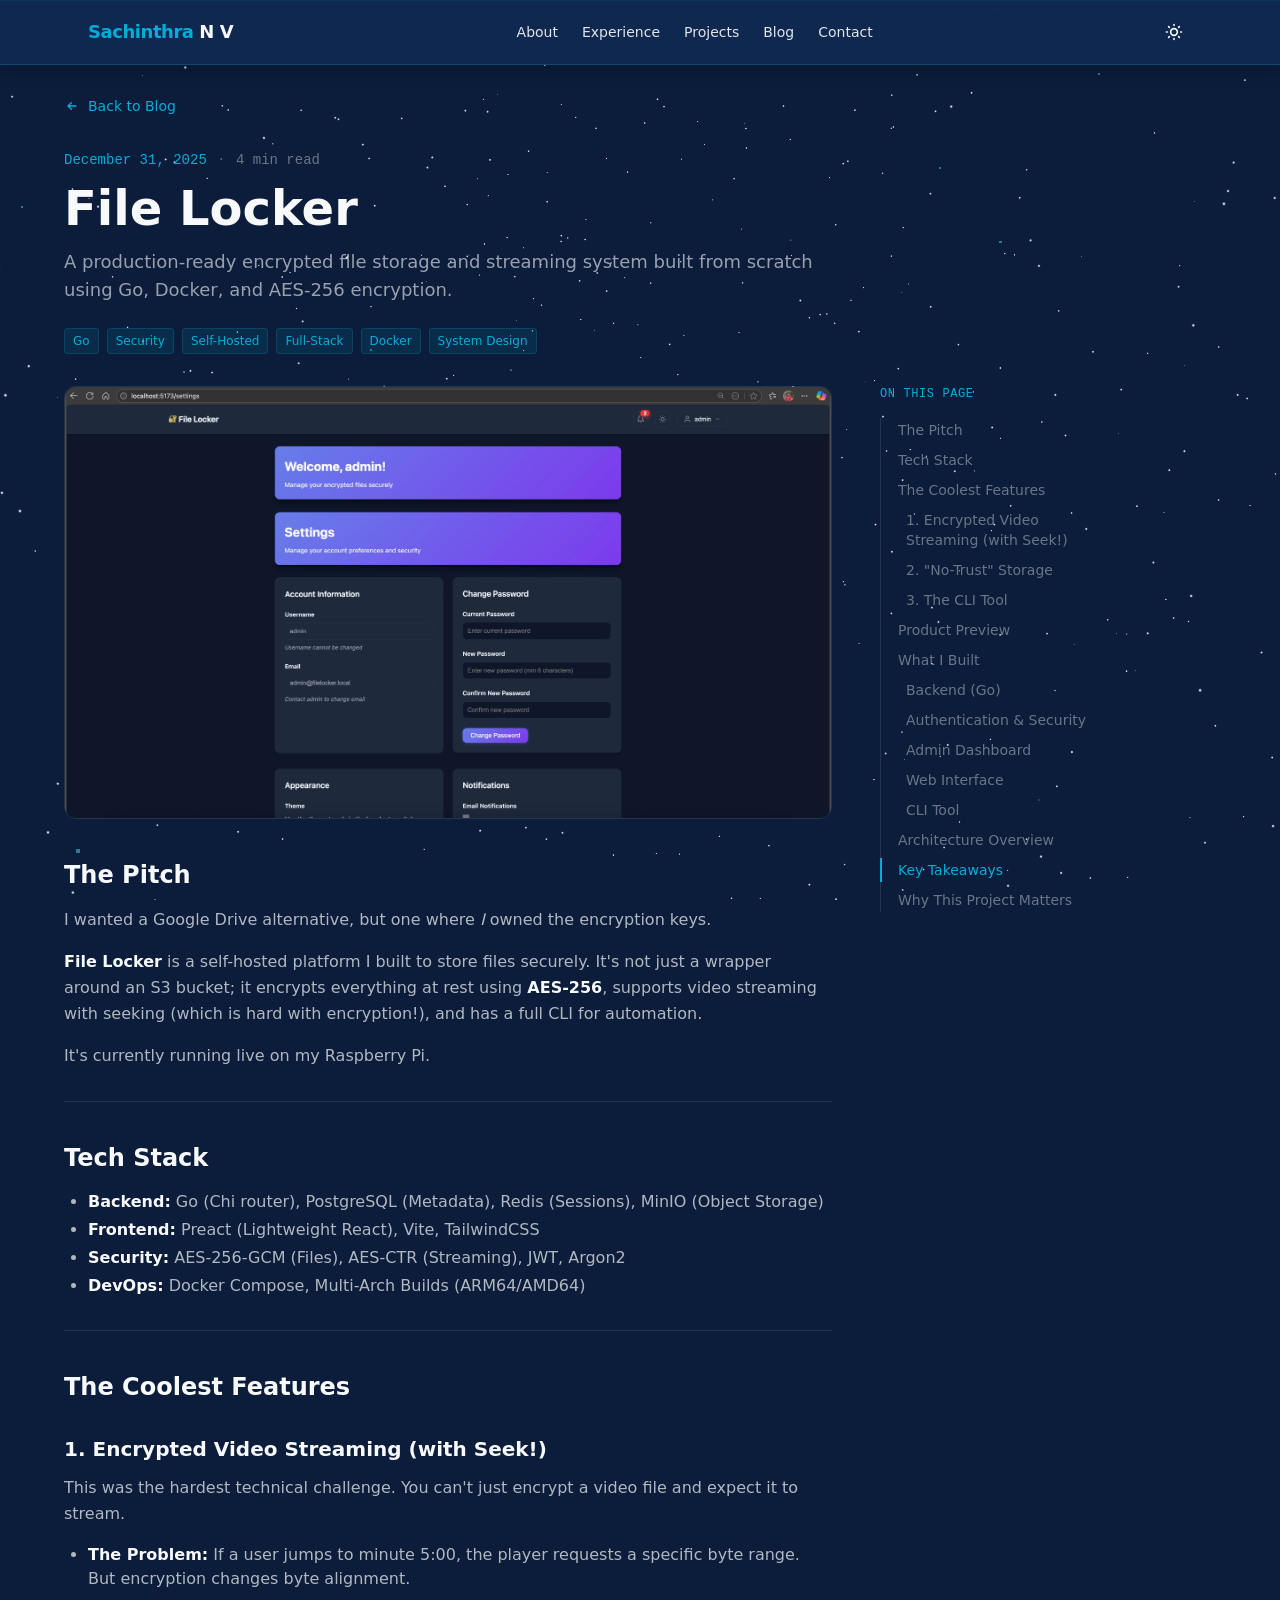
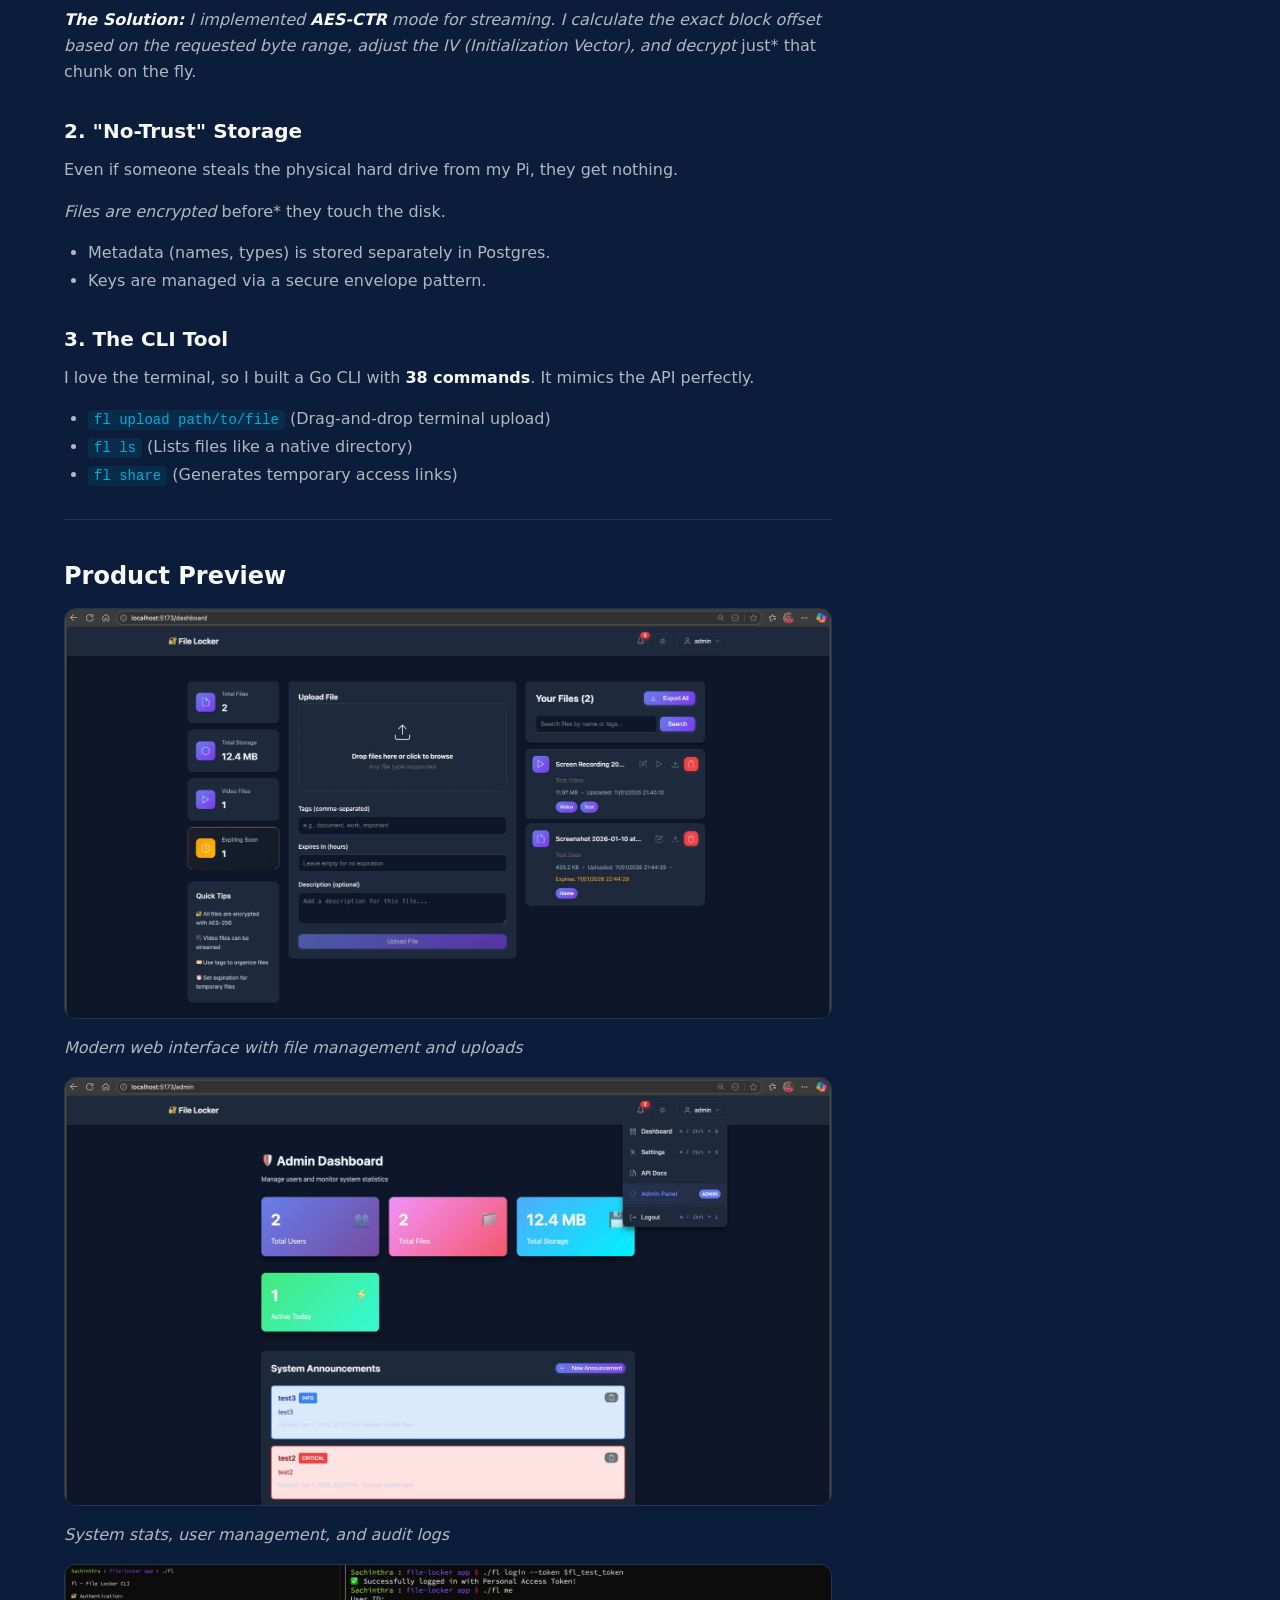
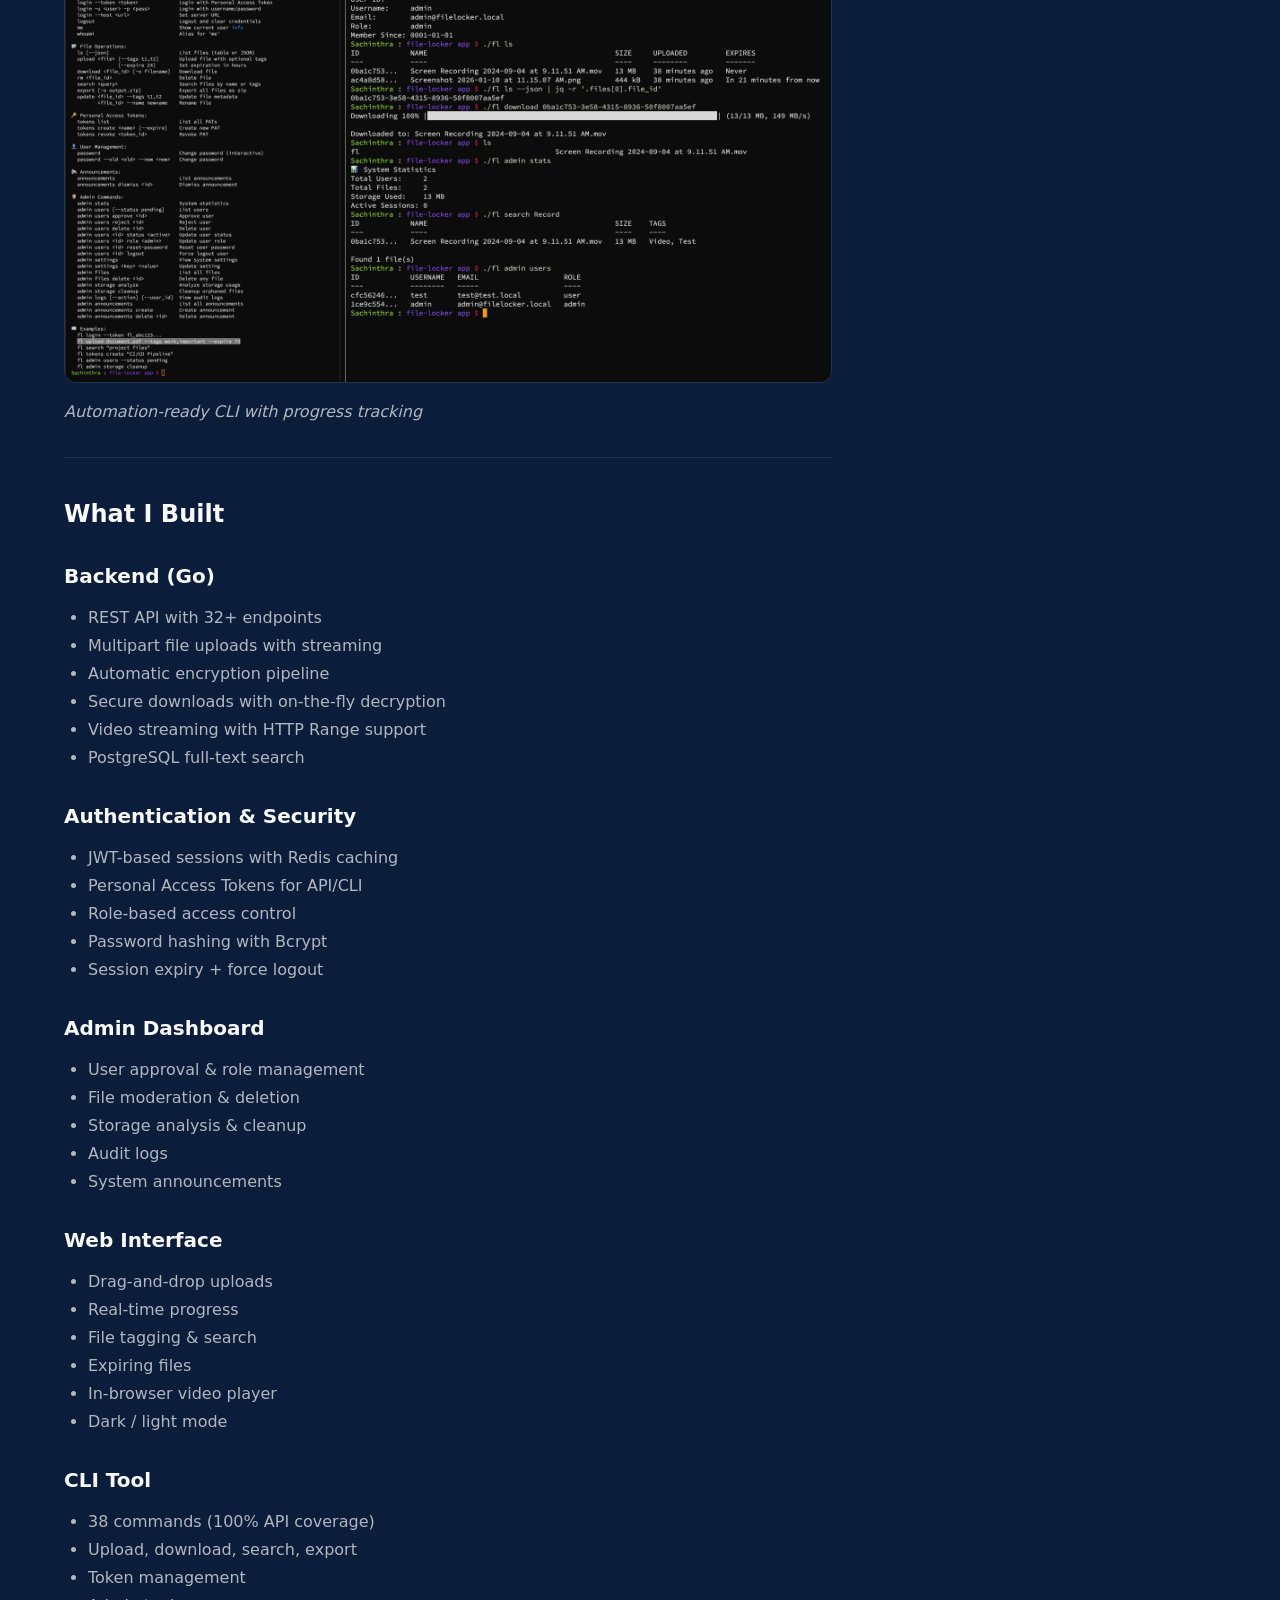
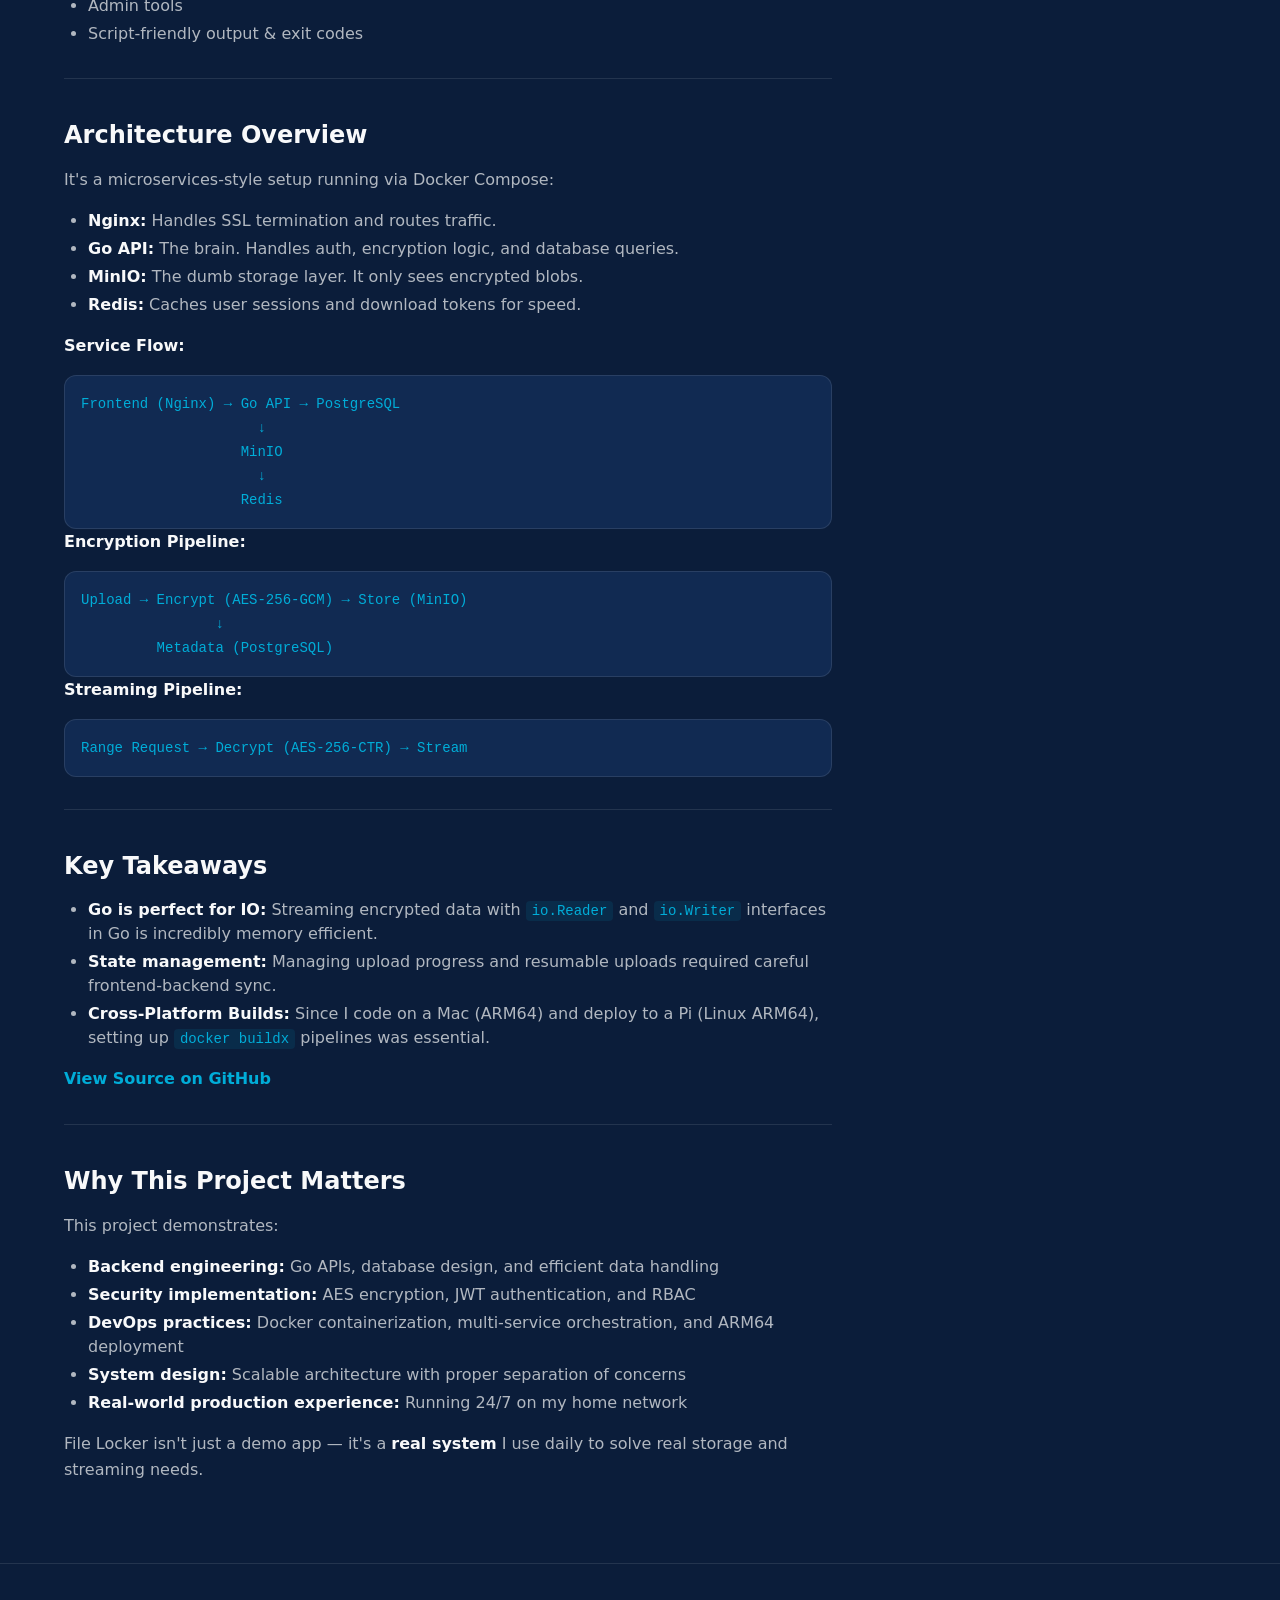
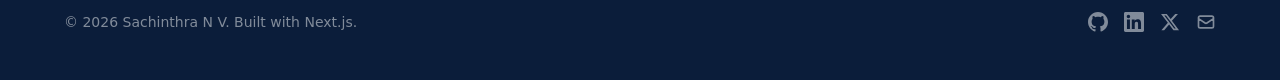
<file: blog/file-locker.html>
<!DOCTYPE html><html lang="en"><head><meta charSet="utf-8"/><meta name="viewport" content="width=device-width, initial-scale=1"/><link rel="preload" as="image" href="/images/blog/file-locker/file-locker-hero.jpg"/><link rel="stylesheet" href="/_next/static/chunks/0yke0j0cekzb3.css" data-precedence="next"/><link rel="preload" as="script" fetchPriority="low" href="/_next/static/chunks/0bzvj__~upo7p.js"/><script src="/_next/static/chunks/12ree0._z0p~g.js" async=""></script><script src="/_next/static/chunks/0n~dq4kpx9xxx.js" async=""></script><script src="/_next/static/chunks/turbopack-17y5s7qqhbxhh.js" async=""></script><script src="/_next/static/chunks/0o8me~6ve4ttd.js" async=""></script><script src="/_next/static/chunks/0dbhjjzl8qfwv.js" async=""></script><script src="/_next/static/chunks/0ygpdco5ejldy.js" async=""></script><script src="/_next/static/chunks/06jefac748n2p.js" async=""></script><title>File Locker | Sachinthra N V</title><meta name="description" content="A production-ready encrypted file storage and streaming system built from scratch using Go, Docker, and AES-256 encryption."/><meta name="author" content="Sachinthra N V"/><meta name="keywords" content="Go,Security,Self-Hosted,Full-Stack,Docker,System Design"/><link rel="canonical" href="https://sachinthra.github.io/blog/file-locker"/><meta property="og:title" content="File Locker"/><meta property="og:description" content="A production-ready encrypted file storage and streaming system built from scratch using Go, Docker, and AES-256 encryption."/><meta property="og:image" content="https://sachinthra.github.io/images/blog/file-locker/file-locker-hero.jpg"/><meta property="og:type" content="article"/><meta property="article:published_time" content="2025-12-31T18:30:00.000Z"/><meta property="article:tag" content="Go"/><meta property="article:tag" content="Security"/><meta property="article:tag" content="Self-Hosted"/><meta property="article:tag" content="Full-Stack"/><meta property="article:tag" content="Docker"/><meta property="article:tag" content="System Design"/><meta name="twitter:card" content="summary_large_image"/><meta name="twitter:title" content="File Locker"/><meta name="twitter:description" content="A production-ready encrypted file storage and streaming system built from scratch using Go, Docker, and AES-256 encryption."/><meta name="twitter:image" content="https://sachinthra.github.io/images/blog/file-locker/file-locker-hero.jpg"/><script type="application/ld+json">{"@context":"https://schema.org","@type":"Person","name":"Sachinthra N V","url":"https://sachinthra.github.io","jobTitle":"Software Development Engineer II","worksFor":{"@type":"Organization","name":"Hewlett Packard Enterprise"},"sameAs":["https://github.com/sachinthra","https://linkedin.com/in/sachinthra/","https://x.com/Sachinthra"],"knowsAbout":["Cloud Computing","Go","Python","Docker","Kubernetes","IoT","Raspberry Pi"]}</script><script src="/_next/static/chunks/03~yq9q893hmn.js" noModule=""></script></head><body class="min-h-screen"><div hidden=""><!--$--><!--/$--></div><script>((a,b,c,d,e,f,g,h)=>{let i=document.documentElement,j=["light","dark"];function k(b){var c;(Array.isArray(a)?a:[a]).forEach(a=>{let c="class"===a,d=c&&f?e.map(a=>f[a]||a):e;c?(i.classList.remove(...d),i.classList.add(f&&f[b]?f[b]:b)):i.setAttribute(a,b)}),c=b,h&&j.includes(c)&&(i.style.colorScheme=c)}if(d)k(d);else try{let a=localStorage.getItem(b)||c,d=g&&"system"===a?window.matchMedia("(prefers-color-scheme: dark)").matches?"dark":"light":a;k(d)}catch(a){}})("class","theme","dark",null,["light","dark"],null,true,true)</script><header class="fixed top-0 left-0 right-0 z-50 glass shadow-lg shadow-black/5 dark:shadow-black/20"><div class="max-w-6xl mx-auto px-6 h-16 flex items-center justify-between"><a href="/" class="text-lg font-bold text-cyan tracking-tight">Sachinthra<span class="text-stellar dark:text-stellar text-slate"> N V</span></a><nav class="hidden md:flex items-center gap-6"><a href="/#about" class="text-sm text-slate dark:text-stellar/90 hover:text-cyan transition-colors font-medium">About</a><a href="/#experience" class="text-sm text-slate dark:text-stellar/90 hover:text-cyan transition-colors font-medium">Experience</a><a href="/#projects" class="text-sm text-slate dark:text-stellar/90 hover:text-cyan transition-colors font-medium">Projects</a><a href="/blog" class="text-sm text-slate dark:text-stellar/90 hover:text-cyan transition-colors font-medium">Blog</a><a href="/#contact" class="text-sm text-slate dark:text-stellar/90 hover:text-cyan transition-colors font-medium">Contact</a></nav><div class="hidden md:flex items-center gap-3"><div class="w-9 h-9"></div></div><button class="md:hidden w-9 h-9 flex items-center justify-center text-slate dark:text-stellar" aria-label="Toggle menu"><svg class="w-5 h-5" fill="none" viewBox="0 0 24 24" stroke="currentColor" stroke-width="2"><path stroke-linecap="round" stroke-linejoin="round" d="M4 6h16M4 12h16M4 18h16"></path></svg></button></div></header><main><script type="application/ld+json">{"@context":"https://schema.org","@type":"BlogPosting","headline":"File Locker","description":"A production-ready encrypted file storage and streaming system built from scratch using Go, Docker, and AES-256 encryption.","datePublished":"2025-12-31T18:30:00.000Z","author":{"@type":"Person","name":"Sachinthra N V","url":"https://sachinthra.github.io"},"url":"https://sachinthra.github.io/blog/file-locker","image":"https://sachinthra.github.io/images/blog/file-locker/file-locker-hero.jpg","keywords":"Go, Security, Self-Hosted, Full-Stack, Docker, System Design"}</script><!--$!--><template data-dgst="BAILOUT_TO_CLIENT_SIDE_RENDERING"></template><!--/$--><article class="pt-24 pb-16 px-6"><div class="max-w-6xl mx-auto"><div class="max-w-3xl" style="opacity:0;transform:translateY(20px)"><a href="/blog" class="inline-flex items-center gap-2 text-sm text-cyan hover:text-cyan-light transition-colors mb-8"><svg class="w-4 h-4" fill="none" viewBox="0 0 24 24" stroke="currentColor" stroke-width="2"><path stroke-linecap="round" stroke-linejoin="round" d="M11 17l-5-5m0 0l5-5m-5 5h12"></path></svg>Back to Blog</a><div class="flex items-center gap-3 mb-3"><time class="text-sm text-cyan font-mono">January 1, 2026</time><span class="text-slate-lighter dark:text-stellar/30">·</span><span class="text-sm text-slate-light dark:text-stellar/40 font-mono">4<!-- --> min read</span></div><h1 class="text-3xl md:text-5xl font-bold text-slate dark:text-stellar mb-4">File Locker</h1><p class="text-lg text-slate-light dark:text-stellar/60 mb-6">A production-ready encrypted file storage and streaming system built from scratch using Go, Docker, and AES-256 encryption.</p><div class="flex flex-wrap gap-2 mb-8"><span class="text-xs px-2 py-1 rounded bg-cyan/10 text-cyan border border-cyan/20">Go</span><span class="text-xs px-2 py-1 rounded bg-cyan/10 text-cyan border border-cyan/20">Security</span><span class="text-xs px-2 py-1 rounded bg-cyan/10 text-cyan border border-cyan/20">Self-Hosted</span><span class="text-xs px-2 py-1 rounded bg-cyan/10 text-cyan border border-cyan/20">Full-Stack</span><span class="text-xs px-2 py-1 rounded bg-cyan/10 text-cyan border border-cyan/20">Docker</span><span class="text-xs px-2 py-1 rounded bg-cyan/10 text-cyan border border-cyan/20">System Design</span></div></div><div class="flex gap-12"><div class="max-w-3xl flex-1 min-w-0"><img src="/images/blog/file-locker/file-locker-hero.jpg" alt="File Locker" class="w-full rounded-xl mb-10 border border-white/10"/><div style="opacity:0"><div class="prose prose-invert max-w-none [&amp;_h2]:text-slate dark:[&amp;_h2]:text-stellar [&amp;_h2]:text-2xl [&amp;_h2]:font-bold [&amp;_h2]:mt-10 [&amp;_h2]:mb-4 [&amp;_h2]:scroll-mt-24 [&amp;_h3]:text-slate dark:[&amp;_h3]:text-stellar [&amp;_h3]:text-xl [&amp;_h3]:font-semibold [&amp;_h3]:mt-8 [&amp;_h3]:mb-3 [&amp;_h3]:scroll-mt-24 [&amp;_p]:text-slate-light dark:[&amp;_p]:text-stellar/70 [&amp;_p]:leading-relaxed [&amp;_p]:mb-4 [&amp;_strong]:text-slate dark:[&amp;_strong]:text-stellar [&amp;_a]:text-cyan [&amp;_a]:no-underline hover:[&amp;_a]:underline [&amp;_code]:text-cyan [&amp;_code]:bg-cyan/10 [&amp;_code]:px-1.5 [&amp;_code]:py-0.5 [&amp;_code]:rounded [&amp;_code]:text-sm [&amp;_pre]:bg-orbit-light [&amp;_pre]:border [&amp;_pre]:border-white/10 [&amp;_pre]:rounded-xl [&amp;_pre]:p-4 [&amp;_pre_code]:bg-transparent [&amp;_pre_code]:p-0 [&amp;_li]:text-slate-light dark:[&amp;_li]:text-stellar/70 [&amp;_img]:rounded-xl [&amp;_img]:border [&amp;_img]:border-white/10 [&amp;_hr]:border-white/10">
<h2 id="the-pitch">The Pitch</h2>
<p>I wanted a Google Drive alternative, but one where <em>I</em> owned the encryption keys.</p>

<p><strong>File Locker</strong> is a self-hosted platform I built to store files securely. It's not just a wrapper around an S3 bucket; it encrypts everything at rest using <strong>AES-256</strong>, supports video streaming with seeking (which is hard with encryption!), and has a full CLI for automation.</p>

<p>It's currently running live on my Raspberry Pi.</p>

<hr class="border-white/10 my-8" />

<h2 id="tech-stack">Tech Stack</h2>

<ul class="list-disc pl-6 space-y-1 my-4"><li><strong>Backend:</strong> Go (Chi router), PostgreSQL (Metadata), Redis (Sessions), MinIO (Object Storage)</li>
<li><strong>Frontend:</strong> Preact (Lightweight React), Vite, TailwindCSS</li>
<li><strong>Security:</strong> AES-256-GCM (Files), AES-CTR (Streaming), JWT, Argon2</li>
<li><strong>DevOps:</strong> Docker Compose, Multi-Arch Builds (ARM64/AMD64)</li>
</ul>
<hr class="border-white/10 my-8" />

<h2 id="the-coolest-features">The Coolest Features</h2>

<h3 id="1-encrypted-video-streaming-with-seek">1. Encrypted Video Streaming (with Seek!)</h3>
<p>This was the hardest technical challenge. You can't just encrypt a video file and expect it to stream.</p>
<ul class="list-disc pl-6 space-y-1 my-4"><li><strong>The Problem:</strong> If a user jumps to minute 5:00, the player requests a specific byte range. But encryption changes byte alignment.</li>
</ul><p><em> <strong>The Solution:</strong> I implemented <strong>AES-CTR</strong> mode for streaming. I calculate the exact block offset based on the requested byte range, adjust the IV (Initialization Vector), and decrypt </em>just* that chunk on the fly.</p>

<h3 id="2-no-trust-storage">2. "No-Trust" Storage</h3>
<p>Even if someone steals the physical hard drive from my Pi, they get nothing.</p>
<p><em> Files are encrypted </em>before* they touch the disk.</p>
<ul class="list-disc pl-6 space-y-1 my-4"><li>Metadata (names, types) is stored separately in Postgres.</li>
<li>Keys are managed via a secure envelope pattern.</li>
</ul>
<h3 id="3-the-cli-tool">3. The CLI Tool</h3>
<p>I love the terminal, so I built a Go CLI with <strong>38 commands</strong>. It mimics the API perfectly.</p>
<ul class="list-disc pl-6 space-y-1 my-4"><li><code>fl upload path/to/file</code> (Drag-and-drop terminal upload)</li>
<li><code>fl ls</code> (Lists files like a native directory)</li>
<li><code>fl share</code> (Generates temporary access links)</li>
</ul>
<hr class="border-white/10 my-8" />

<h2 id="product-preview">Product Preview</h2>

<img src="/images/blog/file-locker/file-locker-dashboard.jpg" alt="File Locker Dashboard" class="rounded-lg my-4" />
<p><em>Modern web interface with file management and uploads</em></p>

<img src="/images/blog/file-locker/file-locker-admin.jpg" alt="Admin Dashboard" class="rounded-lg my-4" />
<p><em>System stats, user management, and audit logs</em></p>

<img src="/images/blog/file-locker/file-locker-cli.jpg" alt="CLI Tool" class="rounded-lg my-4" />
<p><em>Automation-ready CLI with progress tracking</em></p>

<hr class="border-white/10 my-8" />

<h2 id="what-i-built">What I Built</h2>

<h3 id="backend-go">Backend (Go)</h3>
<ul class="list-disc pl-6 space-y-1 my-4"><li>REST API with 32+ endpoints</li>
<li>Multipart file uploads with streaming</li>
<li>Automatic encryption pipeline</li>
<li>Secure downloads with on-the-fly decryption</li>
<li>Video streaming with HTTP Range support</li>
<li>PostgreSQL full-text search</li>
</ul>
<h3 id="authentication-security">Authentication & Security</h3>
<ul class="list-disc pl-6 space-y-1 my-4"><li>JWT-based sessions with Redis caching</li>
<li>Personal Access Tokens for API/CLI</li>
<li>Role-based access control</li>
<li>Password hashing with Bcrypt</li>
<li>Session expiry + force logout</li>
</ul>
<h3 id="admin-dashboard">Admin Dashboard</h3>
<ul class="list-disc pl-6 space-y-1 my-4"><li>User approval & role management</li>
<li>File moderation & deletion</li>
<li>Storage analysis & cleanup</li>
<li>Audit logs</li>
<li>System announcements</li>
</ul>
<h3 id="web-interface">Web Interface</h3>
<ul class="list-disc pl-6 space-y-1 my-4"><li>Drag-and-drop uploads</li>
<li>Real-time progress</li>
<li>File tagging & search</li>
<li>Expiring files</li>
<li>In-browser video player</li>
<li>Dark / light mode</li>
</ul>
<h3 id="cli-tool">CLI Tool</h3>
<ul class="list-disc pl-6 space-y-1 my-4"><li>38 commands (100% API coverage)</li>
<li>Upload, download, search, export</li>
<li>Token management</li>
<li>Admin tools</li>
<li>Script-friendly output & exit codes</li>
</ul>
<hr class="border-white/10 my-8" />

<h2 id="architecture-overview">Architecture Overview</h2>

<p>It's a microservices-style setup running via Docker Compose:</p>

<ul class="list-disc pl-6 space-y-1 my-4"><li><strong>Nginx:</strong> Handles SSL termination and routes traffic.</li>
<li><strong>Go API:</strong> The brain. Handles auth, encryption logic, and database queries.</li>
<li><strong>MinIO:</strong> The dumb storage layer. It only sees encrypted blobs.</li>
<li><strong>Redis:</strong> Caches user sessions and download tokens for speed.</li>
</ul>
<p><strong>Service Flow:</strong></p>

<pre><code class="language-text">Frontend (Nginx) → Go API → PostgreSQL
                     ↓
                   MinIO
                     ↓
                   Redis
</code></pre>

<p><strong>Encryption Pipeline:</strong></p>

<pre><code class="language-text">Upload → Encrypt (AES-256-GCM) → Store (MinIO)
                ↓
         Metadata (PostgreSQL)
</code></pre>

<p><strong>Streaming Pipeline:</strong></p>

<pre><code class="language-text">Range Request → Decrypt (AES-256-CTR) → Stream
</code></pre>

<hr class="border-white/10 my-8" />

<h2 id="key-takeaways">Key Takeaways</h2>
<ul class="list-disc pl-6 space-y-1 my-4"><li><strong>Go is perfect for IO:</strong> Streaming encrypted data with <code>io.Reader</code> and <code>io.Writer</code> interfaces in Go is incredibly memory efficient.</li>
<li><strong>State management:</strong> Managing upload progress and resumable uploads required careful frontend-backend sync.</li>
<li><strong>Cross-Platform Builds:</strong> Since I code on a Mac (ARM64) and deploy to a Pi (Linux ARM64), setting up <code>docker buildx</code> pipelines was essential.</li>
</ul>
<p><strong><a href="https://github.com/sachinthra/file-locker" class="text-cyan hover:text-cyan-light underline" target="_blank" rel="noopener noreferrer">View Source on GitHub</a></strong></p>

<hr class="border-white/10 my-8" />

<h2 id="why-this-project-matters">Why This Project Matters</h2>

<p>This project demonstrates:</p>

<ul class="list-disc pl-6 space-y-1 my-4"><li><strong>Backend engineering:</strong> Go APIs, database design, and efficient data handling</li>
<li><strong>Security implementation:</strong> AES encryption, JWT authentication, and RBAC</li>
<li><strong>DevOps practices:</strong> Docker containerization, multi-service orchestration, and ARM64 deployment</li>
<li><strong>System design:</strong> Scalable architecture with proper separation of concerns</li>
<li><strong>Real-world production experience:</strong> Running 24/7 on my home network</li>
</ul>
<p>File Locker isn't just a demo app — it's a <strong>real system</strong> I use daily to solve real storage and streaming needs.</p>
</div></div></div><aside class="hidden xl:block w-56 shrink-0"><nav class="sticky top-24" aria-label="Table of contents"><h3 class="text-xs font-mono text-cyan uppercase tracking-wider mb-4">On this page</h3><ul class="space-y-1.5 border-l border-white/10"><li><a href="#the-pitch" class="block text-sm py-0.5 transition-colors duration-200 border-l-2 -ml-px
                pl-4
                border-transparent text-slate-light dark:text-stellar/40 hover:text-cyan hover:border-cyan/30">The Pitch</a></li><li><a href="#tech-stack" class="block text-sm py-0.5 transition-colors duration-200 border-l-2 -ml-px
                pl-4
                border-transparent text-slate-light dark:text-stellar/40 hover:text-cyan hover:border-cyan/30">Tech Stack</a></li><li><a href="#the-coolest-features" class="block text-sm py-0.5 transition-colors duration-200 border-l-2 -ml-px
                pl-4
                border-transparent text-slate-light dark:text-stellar/40 hover:text-cyan hover:border-cyan/30">The Coolest Features</a></li><li><a href="#1-encrypted-video-streaming-with-seek" class="block text-sm py-0.5 transition-colors duration-200 border-l-2 -ml-px
                pl-6
                border-transparent text-slate-light dark:text-stellar/40 hover:text-cyan hover:border-cyan/30">1. Encrypted Video Streaming (with Seek!)</a></li><li><a href="#2-no-trust-storage" class="block text-sm py-0.5 transition-colors duration-200 border-l-2 -ml-px
                pl-6
                border-transparent text-slate-light dark:text-stellar/40 hover:text-cyan hover:border-cyan/30">2. &quot;No-Trust&quot; Storage</a></li><li><a href="#3-the-cli-tool" class="block text-sm py-0.5 transition-colors duration-200 border-l-2 -ml-px
                pl-6
                border-transparent text-slate-light dark:text-stellar/40 hover:text-cyan hover:border-cyan/30">3. The CLI Tool</a></li><li><a href="#product-preview" class="block text-sm py-0.5 transition-colors duration-200 border-l-2 -ml-px
                pl-4
                border-transparent text-slate-light dark:text-stellar/40 hover:text-cyan hover:border-cyan/30">Product Preview</a></li><li><a href="#what-i-built" class="block text-sm py-0.5 transition-colors duration-200 border-l-2 -ml-px
                pl-4
                border-transparent text-slate-light dark:text-stellar/40 hover:text-cyan hover:border-cyan/30">What I Built</a></li><li><a href="#backend-go" class="block text-sm py-0.5 transition-colors duration-200 border-l-2 -ml-px
                pl-6
                border-transparent text-slate-light dark:text-stellar/40 hover:text-cyan hover:border-cyan/30">Backend (Go)</a></li><li><a href="#authentication-security" class="block text-sm py-0.5 transition-colors duration-200 border-l-2 -ml-px
                pl-6
                border-transparent text-slate-light dark:text-stellar/40 hover:text-cyan hover:border-cyan/30">Authentication &amp; Security</a></li><li><a href="#admin-dashboard" class="block text-sm py-0.5 transition-colors duration-200 border-l-2 -ml-px
                pl-6
                border-transparent text-slate-light dark:text-stellar/40 hover:text-cyan hover:border-cyan/30">Admin Dashboard</a></li><li><a href="#web-interface" class="block text-sm py-0.5 transition-colors duration-200 border-l-2 -ml-px
                pl-6
                border-transparent text-slate-light dark:text-stellar/40 hover:text-cyan hover:border-cyan/30">Web Interface</a></li><li><a href="#cli-tool" class="block text-sm py-0.5 transition-colors duration-200 border-l-2 -ml-px
                pl-6
                border-transparent text-slate-light dark:text-stellar/40 hover:text-cyan hover:border-cyan/30">CLI Tool</a></li><li><a href="#architecture-overview" class="block text-sm py-0.5 transition-colors duration-200 border-l-2 -ml-px
                pl-4
                border-transparent text-slate-light dark:text-stellar/40 hover:text-cyan hover:border-cyan/30">Architecture Overview</a></li><li><a href="#key-takeaways" class="block text-sm py-0.5 transition-colors duration-200 border-l-2 -ml-px
                pl-4
                border-transparent text-slate-light dark:text-stellar/40 hover:text-cyan hover:border-cyan/30">Key Takeaways</a></li><li><a href="#why-this-project-matters" class="block text-sm py-0.5 transition-colors duration-200 border-l-2 -ml-px
                pl-4
                border-transparent text-slate-light dark:text-stellar/40 hover:text-cyan hover:border-cyan/30">Why This Project Matters</a></li></ul></nav></aside></div></div></article><!--$--><!--/$--></main><footer class="border-t border-white/10 py-12 px-6"><div class="max-w-6xl mx-auto flex flex-col md:flex-row items-center justify-between gap-6"><div class="text-sm text-slate-light dark:text-stellar/50">© <!-- -->2026<!-- --> Sachinthra N V. Built with Next.js.</div><div class="flex items-center gap-4"><a href="https://github.com/sachinthra" target="_blank" rel="noopener noreferrer" class="text-slate-light dark:text-stellar/50 hover:text-cyan transition-colors" aria-label="GitHub"><svg class="w-5 h-5" viewBox="0 0 24 24" fill="currentColor"><path d="M12 0c-6.626 0-12 5.373-12 12 0 5.302 3.438 9.8 8.207 11.387.599.111.793-.261.793-.577v-2.234c-3.338.726-4.033-1.416-4.033-1.416-.546-1.387-1.333-1.756-1.333-1.756-1.089-.745.083-.729.083-.729 1.205.084 1.839 1.237 1.839 1.237 1.07 1.834 2.807 1.304 3.492.997.107-.775.418-1.305.762-1.604-2.665-.305-5.467-1.334-5.467-5.931 0-1.311.469-2.381 1.236-3.221-.124-.303-.535-1.524.117-3.176 0 0 1.008-.322 3.301 1.23.957-.266 1.983-.399 3.003-.404 1.02.005 2.047.138 3.006.404 2.291-1.552 3.297-1.23 3.297-1.23.653 1.653.242 2.874.118 3.176.77.84 1.235 1.911 1.235 3.221 0 4.609-2.807 5.624-5.479 5.921.43.372.823 1.102.823 2.222v3.293c0 .319.192.694.801.576 4.765-1.589 8.199-6.086 8.199-11.386 0-6.627-5.373-12-12-12z"></path></svg></a><a href="https://linkedin.com/in/sachinthra/" target="_blank" rel="noopener noreferrer" class="text-slate-light dark:text-stellar/50 hover:text-cyan transition-colors" aria-label="LinkedIn"><svg class="w-5 h-5" viewBox="0 0 24 24" fill="currentColor"><path d="M20.447 20.452h-3.554v-5.569c0-1.328-.027-3.037-1.852-3.037-1.853 0-2.136 1.445-2.136 2.939v5.667H9.351V9h3.414v1.561h.046c.477-.9 1.637-1.85 3.37-1.85 3.601 0 4.267 2.37 4.267 5.455v6.286zM5.337 7.433c-1.144 0-2.063-.926-2.063-2.065 0-1.138.92-2.063 2.063-2.063 1.14 0 2.064.925 2.064 2.063 0 1.139-.925 2.065-2.064 2.065zm1.782 13.019H3.555V9h3.564v11.452zM22.225 0H1.771C.792 0 0 .774 0 1.729v20.542C0 23.227.792 24 1.771 24h20.451C23.2 24 24 23.227 24 22.271V1.729C24 .774 23.2 0 22.222 0h.003z"></path></svg></a><a href="https://x.com/Sachinthra" target="_blank" rel="noopener noreferrer" class="text-slate-light dark:text-stellar/50 hover:text-cyan transition-colors" aria-label="X"><svg class="w-5 h-5" viewBox="0 0 24 24" fill="currentColor"><path d="M18.244 2.25h3.308l-7.227 8.26 8.502 11.24H16.17l-5.214-6.817L4.99 21.75H1.68l7.73-8.835L1.254 2.25H8.08l4.713 6.231zm-1.161 17.52h1.833L7.084 4.126H5.117z"></path></svg></a><a href="mailto:sachinthranv@gmail.com" target="_blank" rel="noopener noreferrer" class="text-slate-light dark:text-stellar/50 hover:text-cyan transition-colors" aria-label="Email"><svg class="w-5 h-5" viewBox="0 0 24 24" fill="none" stroke="currentColor" stroke-width="2"><path stroke-linecap="round" stroke-linejoin="round" d="M3 8l7.89 5.26a2 2 0 002.22 0L21 8M5 19h14a2 2 0 002-2V7a2 2 0 00-2-2H5a2 2 0 00-2 2v10a2 2 0 002 2z"></path></svg></a></div></div></footer><script src="/_next/static/chunks/0bzvj__~upo7p.js" id="_R_" async=""></script><script>(self.__next_f=self.__next_f||[]).push([0])</script><script>self.__next_f.push([1,"1:\"$Sreact.fragment\"\n2:I[54065,[\"/_next/static/chunks/0o8me~6ve4ttd.js\",\"/_next/static/chunks/0dbhjjzl8qfwv.js\"],\"ThemeProvider\"]\n3:I[2971,[\"/_next/static/chunks/0o8me~6ve4ttd.js\",\"/_next/static/chunks/0dbhjjzl8qfwv.js\"],\"default\"]\n4:I[39756,[\"/_next/static/chunks/0o8me~6ve4ttd.js\",\"/_next/static/chunks/0dbhjjzl8qfwv.js\"],\"default\"]\n5:I[37457,[\"/_next/static/chunks/0o8me~6ve4ttd.js\",\"/_next/static/chunks/0dbhjjzl8qfwv.js\"],\"default\"]\n6:I[13642,[\"/_next/static/chunks/0o8me~6ve4ttd.js\",\"/_next/static/chunks/0dbhjjzl8qfwv.js\"],\"default\"]\n8:I[97367,[\"/_next/static/chunks/0o8me~6ve4ttd.js\",\"/_next/static/chunks/0dbhjjzl8qfwv.js\"],\"OutletBoundary\"]\n9:\"$Sreact.suspense\"\nc:I[97367,[\"/_next/static/chunks/0o8me~6ve4ttd.js\",\"/_next/static/chunks/0dbhjjzl8qfwv.js\"],\"ViewportBoundary\"]\ne:I[97367,[\"/_next/static/chunks/0o8me~6ve4ttd.js\",\"/_next/static/chunks/0dbhjjzl8qfwv.js\"],\"MetadataBoundary\"]\n10:I[68027,[\"/_next/static/chunks/0o8me~6ve4ttd.js\",\"/_next/static/chunks/0dbhjjzl8qfwv.js\"],\"default\",1]\n:HL[\"/_next/static/chunks/0yke0j0cekzb3.css\",\"style\"]\n"])</script><script>self.__next_f.push([1,"0:{\"P\":null,\"c\":[\"\",\"blog\",\"file-locker\"],\"q\":\"\",\"i\":false,\"f\":[[[\"\",{\"children\":[\"blog\",{\"children\":[[\"slug\",\"file-locker\",\"d\",null],{\"children\":[\"__PAGE__\",{}]}]}]},\"$undefined\",\"$undefined\",16],[[\"$\",\"$1\",\"c\",{\"children\":[[[\"$\",\"link\",\"0\",{\"rel\":\"stylesheet\",\"href\":\"/_next/static/chunks/0yke0j0cekzb3.css\",\"precedence\":\"next\",\"crossOrigin\":\"$undefined\",\"nonce\":\"$undefined\"}],[\"$\",\"script\",\"script-0\",{\"src\":\"/_next/static/chunks/0o8me~6ve4ttd.js\",\"async\":true,\"nonce\":\"$undefined\"}],[\"$\",\"script\",\"script-1\",{\"src\":\"/_next/static/chunks/0dbhjjzl8qfwv.js\",\"async\":true,\"nonce\":\"$undefined\"}]],[\"$\",\"html\",null,{\"lang\":\"en\",\"suppressHydrationWarning\":true,\"children\":[[\"$\",\"head\",null,{\"children\":[\"$\",\"script\",null,{\"type\":\"application/ld+json\",\"dangerouslySetInnerHTML\":{\"__html\":\"{\\\"@context\\\":\\\"https://schema.org\\\",\\\"@type\\\":\\\"Person\\\",\\\"name\\\":\\\"Sachinthra N V\\\",\\\"url\\\":\\\"https://sachinthra.github.io\\\",\\\"jobTitle\\\":\\\"Software Development Engineer II\\\",\\\"worksFor\\\":{\\\"@type\\\":\\\"Organization\\\",\\\"name\\\":\\\"Hewlett Packard Enterprise\\\"},\\\"sameAs\\\":[\\\"https://github.com/sachinthra\\\",\\\"https://linkedin.com/in/sachinthra/\\\",\\\"https://x.com/Sachinthra\\\"],\\\"knowsAbout\\\":[\\\"Cloud Computing\\\",\\\"Go\\\",\\\"Python\\\",\\\"Docker\\\",\\\"Kubernetes\\\",\\\"IoT\\\",\\\"Raspberry Pi\\\"]}\"}}]}],[\"$\",\"body\",null,{\"className\":\"min-h-screen\",\"children\":[\"$\",\"$L2\",null,{\"children\":[[\"$\",\"$L3\",null,{}],[\"$\",\"main\",null,{\"children\":[\"$\",\"$L4\",null,{\"parallelRouterKey\":\"children\",\"error\":\"$undefined\",\"errorStyles\":\"$undefined\",\"errorScripts\":\"$undefined\",\"template\":[\"$\",\"$L5\",null,{}],\"templateStyles\":\"$undefined\",\"templateScripts\":\"$undefined\",\"notFound\":[[[\"$\",\"title\",null,{\"children\":\"404: This page could not be found.\"}],[\"$\",\"div\",null,{\"style\":{\"fontFamily\":\"system-ui,\\\"Segoe UI\\\",Roboto,Helvetica,Arial,sans-serif,\\\"Apple Color Emoji\\\",\\\"Segoe UI Emoji\\\"\",\"height\":\"100vh\",\"textAlign\":\"center\",\"display\":\"flex\",\"flexDirection\":\"column\",\"alignItems\":\"center\",\"justifyContent\":\"center\"},\"children\":[\"$\",\"div\",null,{\"children\":[[\"$\",\"style\",null,{\"dangerouslySetInnerHTML\":{\"__html\":\"body{color:#000;background:#fff;margin:0}.next-error-h1{border-right:1px solid rgba(0,0,0,.3)}@media (prefers-color-scheme:dark){body{color:#fff;background:#000}.next-error-h1{border-right:1px solid rgba(255,255,255,.3)}}\"}}],[\"$\",\"h1\",null,{\"className\":\"next-error-h1\",\"style\":{\"display\":\"inline-block\",\"margin\":\"0 20px 0 0\",\"padding\":\"0 23px 0 0\",\"fontSize\":24,\"fontWeight\":500,\"verticalAlign\":\"top\",\"lineHeight\":\"49px\"},\"children\":404}],[\"$\",\"div\",null,{\"style\":{\"display\":\"inline-block\"},\"children\":[\"$\",\"h2\",null,{\"style\":{\"fontSize\":14,\"fontWeight\":400,\"lineHeight\":\"49px\",\"margin\":0},\"children\":\"This page could not be found.\"}]}]]}]}]],[]],\"forbidden\":\"$undefined\",\"unauthorized\":\"$undefined\"}]}],[\"$\",\"$L6\",null,{}]]}]}]]}]]}],{\"children\":[[\"$\",\"$1\",\"c\",{\"children\":[null,[\"$\",\"$L4\",null,{\"parallelRouterKey\":\"children\",\"error\":\"$undefined\",\"errorStyles\":\"$undefined\",\"errorScripts\":\"$undefined\",\"template\":[\"$\",\"$L5\",null,{}],\"templateStyles\":\"$undefined\",\"templateScripts\":\"$undefined\",\"notFound\":\"$undefined\",\"forbidden\":\"$undefined\",\"unauthorized\":\"$undefined\"}]]}],{\"children\":[[\"$\",\"$1\",\"c\",{\"children\":[null,[\"$\",\"$L4\",null,{\"parallelRouterKey\":\"children\",\"error\":\"$undefined\",\"errorStyles\":\"$undefined\",\"errorScripts\":\"$undefined\",\"template\":[\"$\",\"$L5\",null,{}],\"templateStyles\":\"$undefined\",\"templateScripts\":\"$undefined\",\"notFound\":\"$undefined\",\"forbidden\":\"$undefined\",\"unauthorized\":\"$undefined\"}]]}],{\"children\":[[\"$\",\"$1\",\"c\",{\"children\":[\"$L7\",[[\"$\",\"script\",\"script-0\",{\"src\":\"/_next/static/chunks/0ygpdco5ejldy.js\",\"async\":true,\"nonce\":\"$undefined\"}],[\"$\",\"script\",\"script-1\",{\"src\":\"/_next/static/chunks/06jefac748n2p.js\",\"async\":true,\"nonce\":\"$undefined\"}]],[\"$\",\"$L8\",null,{\"children\":[\"$\",\"$9\",null,{\"name\":\"Next.MetadataOutlet\",\"children\":\"$@a\"}]}]]}],{},null,false,null]},null,false,\"$@b\"]},null,false,\"$@b\"]},null,false,null],[\"$\",\"$1\",\"h\",{\"children\":[null,[\"$\",\"$Lc\",null,{\"children\":\"$Ld\"}],[\"$\",\"div\",null,{\"hidden\":true,\"children\":[\"$\",\"$Le\",null,{\"children\":[\"$\",\"$9\",null,{\"name\":\"Next.Metadata\",\"children\":\"$Lf\"}]}]}],null]}],false]],\"m\":\"$undefined\",\"G\":[\"$10\",[[\"$\",\"link\",\"0\",{\"rel\":\"stylesheet\",\"href\":\"/_next/static/chunks/0yke0j0cekzb3.css\",\"precedence\":\"next\",\"crossOrigin\":\"$undefined\",\"nonce\":\"$undefined\"}]]],\"S\":true,\"h\":null,\"s\":\"$undefined\",\"l\":\"$undefined\",\"p\":\"$undefined\",\"d\":\"$undefined\",\"b\":\"VHAfXa7NxkttB1JRizwqy\"}\n"])</script><script>self.__next_f.push([1,"11:[]\nb:\"$W11\"\n"])</script><script>self.__next_f.push([1,"12:I[74021,[\"/_next/static/chunks/0o8me~6ve4ttd.js\",\"/_next/static/chunks/0dbhjjzl8qfwv.js\",\"/_next/static/chunks/0ygpdco5ejldy.js\",\"/_next/static/chunks/06jefac748n2p.js\"],\"default\"]\n13:T134a,"])</script><script>self.__next_f.push([1,"\n## The Pitch\nI wanted a Google Drive alternative, but one where *I* owned the encryption keys.\n\n**File Locker** is a self-hosted platform I built to store files securely. It's not just a wrapper around an S3 bucket; it encrypts everything at rest using **AES-256**, supports video streaming with seeking (which is hard with encryption!), and has a full CLI for automation.\n\nIt's currently running live on my Raspberry Pi.\n\n---\n\n## Tech Stack\n\n* **Backend:** Go (Chi router), PostgreSQL (Metadata), Redis (Sessions), MinIO (Object Storage)\n* **Frontend:** Preact (Lightweight React), Vite, TailwindCSS\n* **Security:** AES-256-GCM (Files), AES-CTR (Streaming), JWT, Argon2\n* **DevOps:** Docker Compose, Multi-Arch Builds (ARM64/AMD64)\n\n---\n\n## The Coolest Features\n\n### 1. Encrypted Video Streaming (with Seek!)\nThis was the hardest technical challenge. You can't just encrypt a video file and expect it to stream.\n* **The Problem:** If a user jumps to minute 5:00, the player requests a specific byte range. But encryption changes byte alignment.\n* **The Solution:** I implemented **AES-CTR** mode for streaming. I calculate the exact block offset based on the requested byte range, adjust the IV (Initialization Vector), and decrypt *just* that chunk on the fly.\n\n### 2. \"No-Trust\" Storage\nEven if someone steals the physical hard drive from my Pi, they get nothing.\n* Files are encrypted *before* they touch the disk.\n* Metadata (names, types) is stored separately in Postgres.\n* Keys are managed via a secure envelope pattern.\n\n### 3. The CLI Tool\nI love the terminal, so I built a Go CLI with **38 commands**. It mimics the API perfectly.\n* `fl upload path/to/file` (Drag-and-drop terminal upload)\n* `fl ls` (Lists files like a native directory)\n* `fl share` (Generates temporary access links)\n\n---\n\n## Product Preview\n\n![File Locker Dashboard](/images/blog/file-locker/file-locker-dashboard.jpg)\n*Modern web interface with file management and uploads*\n\n![Admin Dashboard](/images/blog/file-locker/file-locker-admin.jpg)\n*System stats, user management, and audit logs*\n\n![CLI Tool](/images/blog/file-locker/file-locker-cli.jpg)\n*Automation-ready CLI with progress tracking*\n\n---\n\n## What I Built\n\n### Backend (Go)\n- REST API with 32+ endpoints\n- Multipart file uploads with streaming\n- Automatic encryption pipeline\n- Secure downloads with on-the-fly decryption\n- Video streaming with HTTP Range support\n- PostgreSQL full-text search\n\n### Authentication \u0026 Security\n- JWT-based sessions with Redis caching\n- Personal Access Tokens for API/CLI\n- Role-based access control\n- Password hashing with Bcrypt\n- Session expiry + force logout\n\n### Admin Dashboard\n- User approval \u0026 role management\n- File moderation \u0026 deletion\n- Storage analysis \u0026 cleanup\n- Audit logs\n- System announcements\n\n### Web Interface\n- Drag-and-drop uploads\n- Real-time progress\n- File tagging \u0026 search\n- Expiring files\n- In-browser video player\n- Dark / light mode\n\n### CLI Tool\n- 38 commands (100% API coverage)\n- Upload, download, search, export\n- Token management\n- Admin tools\n- Script-friendly output \u0026 exit codes\n\n---\n\n## Architecture Overview\n\nIt's a microservices-style setup running via Docker Compose:\n\n1.  **Nginx:** Handles SSL termination and routes traffic.\n2.  **Go API:** The brain. Handles auth, encryption logic, and database queries.\n3.  **MinIO:** The dumb storage layer. It only sees encrypted blobs.\n4.  **Redis:** Caches user sessions and download tokens for speed.\n\n**Service Flow:**\n\n```text\nFrontend (Nginx) → Go API → PostgreSQL\n                     ↓\n                   MinIO\n                     ↓\n                   Redis\n```\n\n**Encryption Pipeline:**\n\n```text\nUpload → Encrypt (AES-256-GCM) → Store (MinIO)\n                ↓\n         Metadata (PostgreSQL)\n```\n\n**Streaming Pipeline:**\n\n```text\nRange Request → Decrypt (AES-256-CTR) → Stream\n```\n\n---\n\n## Key Takeaways\n* **Go is perfect for IO:** Streaming encrypted data with `io.Reader` and `io.Writer` interfaces in Go is incredibly memory efficient.\n* **State management:** Managing upload progress and resumable uploads required careful frontend-backend sync.\n* **Cross-Platform Builds:** Since I code on a Mac (ARM64) and deploy to a Pi (Linux ARM64), setting up `docker buildx` pipelines was essential.\n\n**[View Source on GitHub](https://github.com/sachinthra/file-locker)**\n\n---\n\n## Why This Project Matters\n\nThis project demonstrates:\n\n- **Backend engineering:** Go APIs, database design, and efficient data handling\n- **Security implementation:** AES encryption, JWT authentication, and RBAC\n- **DevOps practices:** Docker containerization, multi-service orchestration, and ARM64 deployment\n- **System design:** Scalable architecture with proper separation of concerns\n- **Real-world production experience:** Running 24/7 on my home network\n\nFile Locker isn't just a demo app — it's a **real system** I use daily to solve real storage and streaming needs.\n"])</script><script>self.__next_f.push([1,"7:[[\"$\",\"script\",null,{\"type\":\"application/ld+json\",\"dangerouslySetInnerHTML\":{\"__html\":\"{\\\"@context\\\":\\\"https://schema.org\\\",\\\"@type\\\":\\\"BlogPosting\\\",\\\"headline\\\":\\\"File Locker\\\",\\\"description\\\":\\\"A production-ready encrypted file storage and streaming system built from scratch using Go, Docker, and AES-256 encryption.\\\",\\\"datePublished\\\":\\\"2025-12-31T18:30:00.000Z\\\",\\\"author\\\":{\\\"@type\\\":\\\"Person\\\",\\\"name\\\":\\\"Sachinthra N V\\\",\\\"url\\\":\\\"https://sachinthra.github.io\\\"},\\\"url\\\":\\\"https://sachinthra.github.io/blog/file-locker\\\",\\\"image\\\":\\\"https://sachinthra.github.io/images/blog/file-locker/file-locker-hero.jpg\\\",\\\"keywords\\\":\\\"Go, Security, Self-Hosted, Full-Stack, Docker, System Design\\\"}\"}}],[\"$\",\"$L12\",null,{\"post\":{\"slug\":\"file-locker\",\"title\":\"File Locker\",\"description\":\"A production-ready encrypted file storage and streaming system built from scratch using Go, Docker, and AES-256 encryption.\",\"pubDate\":\"2025-12-31T18:30:00.000Z\",\"updatedDate\":\"$undefined\",\"heroImage\":\"/images/blog/file-locker/file-locker-hero.jpg\",\"tags\":[\"Go\",\"Security\",\"Self-Hosted\",\"Full-Stack\",\"Docker\",\"System Design\"],\"content\":\"$13\"}}]]\n"])</script><script>self.__next_f.push([1,"d:[[\"$\",\"meta\",\"0\",{\"charSet\":\"utf-8\"}],[\"$\",\"meta\",\"1\",{\"name\":\"viewport\",\"content\":\"width=device-width, initial-scale=1\"}]]\n"])</script><script>self.__next_f.push([1,"a:null\n"])</script><script>self.__next_f.push([1,"f:[[\"$\",\"title\",\"0\",{\"children\":\"File Locker | Sachinthra N V\"}],[\"$\",\"meta\",\"1\",{\"name\":\"description\",\"content\":\"A production-ready encrypted file storage and streaming system built from scratch using Go, Docker, and AES-256 encryption.\"}],[\"$\",\"meta\",\"2\",{\"name\":\"author\",\"content\":\"Sachinthra N V\"}],[\"$\",\"meta\",\"3\",{\"name\":\"keywords\",\"content\":\"Go,Security,Self-Hosted,Full-Stack,Docker,System Design\"}],[\"$\",\"link\",\"4\",{\"rel\":\"canonical\",\"href\":\"https://sachinthra.github.io/blog/file-locker\"}],[\"$\",\"meta\",\"5\",{\"property\":\"og:title\",\"content\":\"File Locker\"}],[\"$\",\"meta\",\"6\",{\"property\":\"og:description\",\"content\":\"A production-ready encrypted file storage and streaming system built from scratch using Go, Docker, and AES-256 encryption.\"}],[\"$\",\"meta\",\"7\",{\"property\":\"og:image\",\"content\":\"https://sachinthra.github.io/images/blog/file-locker/file-locker-hero.jpg\"}],[\"$\",\"meta\",\"8\",{\"property\":\"og:type\",\"content\":\"article\"}],[\"$\",\"meta\",\"9\",{\"property\":\"article:published_time\",\"content\":\"2025-12-31T18:30:00.000Z\"}],[\"$\",\"meta\",\"10\",{\"property\":\"article:tag\",\"content\":\"Go\"}],[\"$\",\"meta\",\"11\",{\"property\":\"article:tag\",\"content\":\"Security\"}],[\"$\",\"meta\",\"12\",{\"property\":\"article:tag\",\"content\":\"Self-Hosted\"}],[\"$\",\"meta\",\"13\",{\"property\":\"article:tag\",\"content\":\"Full-Stack\"}],[\"$\",\"meta\",\"14\",{\"property\":\"article:tag\",\"content\":\"Docker\"}],[\"$\",\"meta\",\"15\",{\"property\":\"article:tag\",\"content\":\"System Design\"}],[\"$\",\"meta\",\"16\",{\"name\":\"twitter:card\",\"content\":\"summary_large_image\"}],[\"$\",\"meta\",\"17\",{\"name\":\"twitter:title\",\"content\":\"File Locker\"}],[\"$\",\"meta\",\"18\",{\"name\":\"twitter:description\",\"content\":\"A production-ready encrypted file storage and streaming system built from scratch using Go, Docker, and AES-256 encryption.\"}],[\"$\",\"meta\",\"19\",{\"name\":\"twitter:image\",\"content\":\"https://sachinthra.github.io/images/blog/file-locker/file-locker-hero.jpg\"}]]\n"])</script></body></html>
</file>
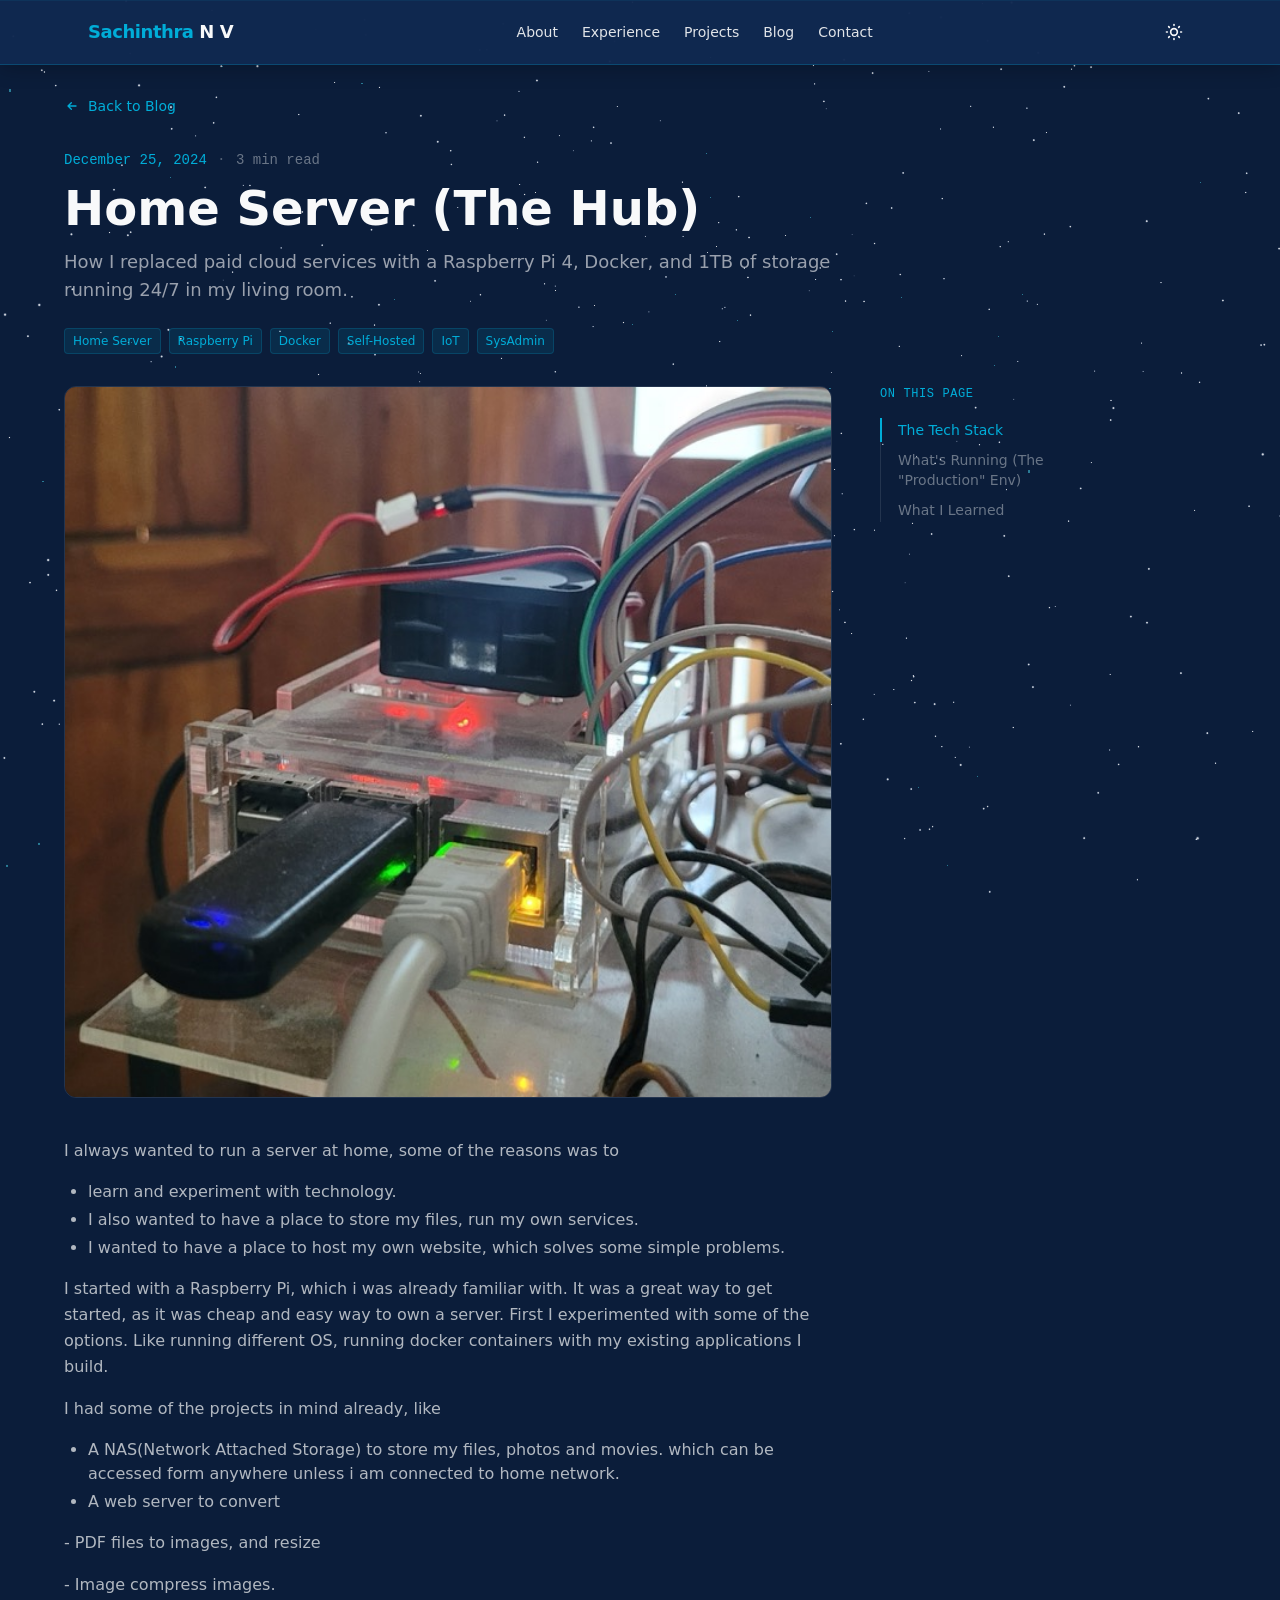
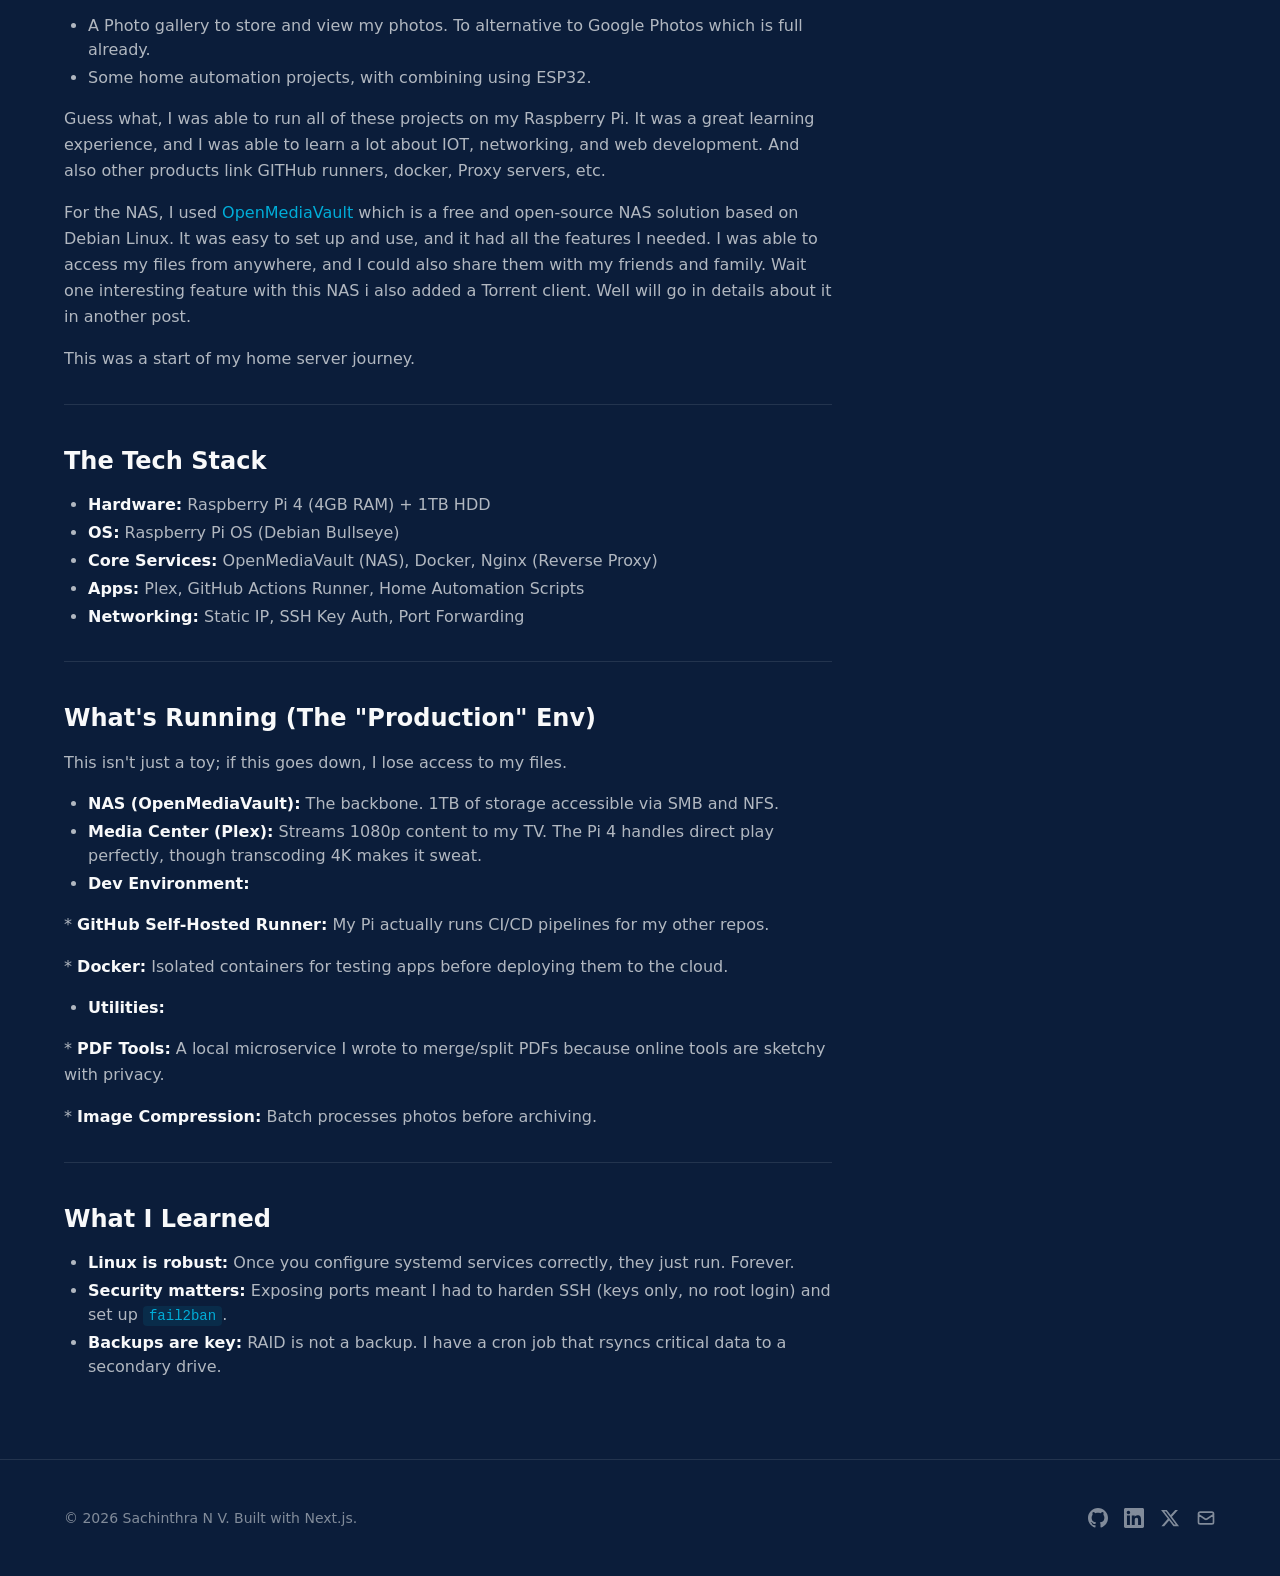
<file: blog/home-server.html>
<!DOCTYPE html><html lang="en"><head><meta charSet="utf-8"/><meta name="viewport" content="width=device-width, initial-scale=1"/><link rel="preload" as="image" href="/images/blog/home-server/raspberry-pi-server-running-medium.jpeg"/><link rel="stylesheet" href="/_next/static/chunks/0yke0j0cekzb3.css" data-precedence="next"/><link rel="preload" as="script" fetchPriority="low" href="/_next/static/chunks/0bzvj__~upo7p.js"/><script src="/_next/static/chunks/12ree0._z0p~g.js" async=""></script><script src="/_next/static/chunks/0n~dq4kpx9xxx.js" async=""></script><script src="/_next/static/chunks/turbopack-17y5s7qqhbxhh.js" async=""></script><script src="/_next/static/chunks/0o8me~6ve4ttd.js" async=""></script><script src="/_next/static/chunks/0dbhjjzl8qfwv.js" async=""></script><script src="/_next/static/chunks/0ygpdco5ejldy.js" async=""></script><script src="/_next/static/chunks/06jefac748n2p.js" async=""></script><title>Home Server (The Hub) | Sachinthra N V</title><meta name="description" content="How I replaced paid cloud services with a Raspberry Pi 4, Docker, and 1TB of storage running 24/7 in my living room."/><meta name="author" content="Sachinthra N V"/><meta name="keywords" content="Home Server,Raspberry Pi,Docker,Self-Hosted,IoT,SysAdmin"/><link rel="canonical" href="https://sachinthra.github.io/blog/home-server"/><meta property="og:title" content="Home Server (The Hub)"/><meta property="og:description" content="How I replaced paid cloud services with a Raspberry Pi 4, Docker, and 1TB of storage running 24/7 in my living room."/><meta property="og:image" content="https://sachinthra.github.io/images/blog/home-server/raspberry-pi-server-running-medium.jpeg"/><meta property="og:type" content="article"/><meta property="article:published_time" content="2024-12-25T18:30:00.000Z"/><meta property="article:tag" content="Home Server"/><meta property="article:tag" content="Raspberry Pi"/><meta property="article:tag" content="Docker"/><meta property="article:tag" content="Self-Hosted"/><meta property="article:tag" content="IoT"/><meta property="article:tag" content="SysAdmin"/><meta name="twitter:card" content="summary_large_image"/><meta name="twitter:title" content="Home Server (The Hub)"/><meta name="twitter:description" content="How I replaced paid cloud services with a Raspberry Pi 4, Docker, and 1TB of storage running 24/7 in my living room."/><meta name="twitter:image" content="https://sachinthra.github.io/images/blog/home-server/raspberry-pi-server-running-medium.jpeg"/><script type="application/ld+json">{"@context":"https://schema.org","@type":"Person","name":"Sachinthra N V","url":"https://sachinthra.github.io","jobTitle":"Software Development Engineer II","worksFor":{"@type":"Organization","name":"Hewlett Packard Enterprise"},"sameAs":["https://github.com/sachinthra","https://linkedin.com/in/sachinthra/","https://x.com/Sachinthra"],"knowsAbout":["Cloud Computing","Go","Python","Docker","Kubernetes","IoT","Raspberry Pi"]}</script><script src="/_next/static/chunks/03~yq9q893hmn.js" noModule=""></script></head><body class="min-h-screen"><div hidden=""><!--$--><!--/$--></div><script>((a,b,c,d,e,f,g,h)=>{let i=document.documentElement,j=["light","dark"];function k(b){var c;(Array.isArray(a)?a:[a]).forEach(a=>{let c="class"===a,d=c&&f?e.map(a=>f[a]||a):e;c?(i.classList.remove(...d),i.classList.add(f&&f[b]?f[b]:b)):i.setAttribute(a,b)}),c=b,h&&j.includes(c)&&(i.style.colorScheme=c)}if(d)k(d);else try{let a=localStorage.getItem(b)||c,d=g&&"system"===a?window.matchMedia("(prefers-color-scheme: dark)").matches?"dark":"light":a;k(d)}catch(a){}})("class","theme","dark",null,["light","dark"],null,true,true)</script><header class="fixed top-0 left-0 right-0 z-50 glass shadow-lg shadow-black/5 dark:shadow-black/20"><div class="max-w-6xl mx-auto px-6 h-16 flex items-center justify-between"><a href="/" class="text-lg font-bold text-cyan tracking-tight">Sachinthra<span class="text-stellar dark:text-stellar text-slate"> N V</span></a><nav class="hidden md:flex items-center gap-6"><a href="/#about" class="text-sm text-slate dark:text-stellar/90 hover:text-cyan transition-colors font-medium">About</a><a href="/#experience" class="text-sm text-slate dark:text-stellar/90 hover:text-cyan transition-colors font-medium">Experience</a><a href="/#projects" class="text-sm text-slate dark:text-stellar/90 hover:text-cyan transition-colors font-medium">Projects</a><a href="/blog" class="text-sm text-slate dark:text-stellar/90 hover:text-cyan transition-colors font-medium">Blog</a><a href="/#contact" class="text-sm text-slate dark:text-stellar/90 hover:text-cyan transition-colors font-medium">Contact</a></nav><div class="hidden md:flex items-center gap-3"><div class="w-9 h-9"></div></div><button class="md:hidden w-9 h-9 flex items-center justify-center text-slate dark:text-stellar" aria-label="Toggle menu"><svg class="w-5 h-5" fill="none" viewBox="0 0 24 24" stroke="currentColor" stroke-width="2"><path stroke-linecap="round" stroke-linejoin="round" d="M4 6h16M4 12h16M4 18h16"></path></svg></button></div></header><main><script type="application/ld+json">{"@context":"https://schema.org","@type":"BlogPosting","headline":"Home Server (The Hub)","description":"How I replaced paid cloud services with a Raspberry Pi 4, Docker, and 1TB of storage running 24/7 in my living room.","datePublished":"2024-12-25T18:30:00.000Z","author":{"@type":"Person","name":"Sachinthra N V","url":"https://sachinthra.github.io"},"url":"https://sachinthra.github.io/blog/home-server","image":"https://sachinthra.github.io/images/blog/home-server/raspberry-pi-server-running-medium.jpeg","keywords":"Home Server, Raspberry Pi, Docker, Self-Hosted, IoT, SysAdmin"}</script><!--$!--><template data-dgst="BAILOUT_TO_CLIENT_SIDE_RENDERING"></template><!--/$--><article class="pt-24 pb-16 px-6"><div class="max-w-6xl mx-auto"><div class="max-w-3xl" style="opacity:0;transform:translateY(20px)"><a href="/blog" class="inline-flex items-center gap-2 text-sm text-cyan hover:text-cyan-light transition-colors mb-8"><svg class="w-4 h-4" fill="none" viewBox="0 0 24 24" stroke="currentColor" stroke-width="2"><path stroke-linecap="round" stroke-linejoin="round" d="M11 17l-5-5m0 0l5-5m-5 5h12"></path></svg>Back to Blog</a><div class="flex items-center gap-3 mb-3"><time class="text-sm text-cyan font-mono">December 26, 2024</time><span class="text-slate-lighter dark:text-stellar/30">·</span><span class="text-sm text-slate-light dark:text-stellar/40 font-mono">3<!-- --> min read</span></div><h1 class="text-3xl md:text-5xl font-bold text-slate dark:text-stellar mb-4">Home Server (The Hub)</h1><p class="text-lg text-slate-light dark:text-stellar/60 mb-6">How I replaced paid cloud services with a Raspberry Pi 4, Docker, and 1TB of storage running 24/7 in my living room.</p><div class="flex flex-wrap gap-2 mb-8"><span class="text-xs px-2 py-1 rounded bg-cyan/10 text-cyan border border-cyan/20">Home Server</span><span class="text-xs px-2 py-1 rounded bg-cyan/10 text-cyan border border-cyan/20">Raspberry Pi</span><span class="text-xs px-2 py-1 rounded bg-cyan/10 text-cyan border border-cyan/20">Docker</span><span class="text-xs px-2 py-1 rounded bg-cyan/10 text-cyan border border-cyan/20">Self-Hosted</span><span class="text-xs px-2 py-1 rounded bg-cyan/10 text-cyan border border-cyan/20">IoT</span><span class="text-xs px-2 py-1 rounded bg-cyan/10 text-cyan border border-cyan/20">SysAdmin</span></div></div><div class="flex gap-12"><div class="max-w-3xl flex-1 min-w-0"><img src="/images/blog/home-server/raspberry-pi-server-running-medium.jpeg" alt="Home Server (The Hub)" class="w-full rounded-xl mb-10 border border-white/10"/><div style="opacity:0"><div class="prose prose-invert max-w-none [&amp;_h2]:text-slate dark:[&amp;_h2]:text-stellar [&amp;_h2]:text-2xl [&amp;_h2]:font-bold [&amp;_h2]:mt-10 [&amp;_h2]:mb-4 [&amp;_h2]:scroll-mt-24 [&amp;_h3]:text-slate dark:[&amp;_h3]:text-stellar [&amp;_h3]:text-xl [&amp;_h3]:font-semibold [&amp;_h3]:mt-8 [&amp;_h3]:mb-3 [&amp;_h3]:scroll-mt-24 [&amp;_p]:text-slate-light dark:[&amp;_p]:text-stellar/70 [&amp;_p]:leading-relaxed [&amp;_p]:mb-4 [&amp;_strong]:text-slate dark:[&amp;_strong]:text-stellar [&amp;_a]:text-cyan [&amp;_a]:no-underline hover:[&amp;_a]:underline [&amp;_code]:text-cyan [&amp;_code]:bg-cyan/10 [&amp;_code]:px-1.5 [&amp;_code]:py-0.5 [&amp;_code]:rounded [&amp;_code]:text-sm [&amp;_pre]:bg-orbit-light [&amp;_pre]:border [&amp;_pre]:border-white/10 [&amp;_pre]:rounded-xl [&amp;_pre]:p-4 [&amp;_pre_code]:bg-transparent [&amp;_pre_code]:p-0 [&amp;_li]:text-slate-light dark:[&amp;_li]:text-stellar/70 [&amp;_img]:rounded-xl [&amp;_img]:border [&amp;_img]:border-white/10 [&amp;_hr]:border-white/10">
<p>I always wanted to run a server at home, some of the reasons was to</p>
<ul class="list-disc pl-6 space-y-1 my-4"><li>learn and experiment with technology.</li>
<li>I also wanted to have a place to store my files, run my own services.</li>
<li>I wanted to have a place to host my own website, which solves some simple problems.</li>
</ul>
<p>I started with a Raspberry Pi, which i was already familiar with. It was a great way to get started, as it was cheap and easy way to own a server. First I experimented with some of the options. Like running different OS, running docker containers with my existing applications I build.</p>

<p>I had some of the projects in mind already, like</p>
<ul class="list-disc pl-6 space-y-1 my-4"><li>A NAS(Network Attached Storage) to store my files, photos and movies. which can be accessed form anywhere unless i am connected to home network.</li>
<li>A web server to convert</li>
</ul><p>    - PDF files to images, and resize</p>
<p>    - Image compress images.</p>
<ul class="list-disc pl-6 space-y-1 my-4"><li>A Photo gallery to store and view my photos. To alternative to Google Photos which is full already.</li>
<li>Some home automation projects, with combining using ESP32.</li>
</ul>
<p>Guess what, I was able to run all of these projects on my Raspberry Pi. It was a great learning experience, and I was able to learn a lot about IOT, networking, and web development. And also other products link GITHub runners, docker, Proxy servers, etc.</p>

<p>For the NAS, I used <a href="https://www.openmediavault.org/" class="text-cyan hover:text-cyan-light underline" target="_blank" rel="noopener noreferrer">OpenMediaVault</a> which is a free and open-source NAS solution based on Debian Linux. It was easy to set up and use, and it had all the features I needed. I was able to access my files from anywhere, and I could also share them with my friends and family. Wait one interesting feature with this NAS i also added a Torrent client. Well will go in details about it in another post.</p>
<p>This was a start of my home server journey.</p>

<hr class="border-white/10 my-8" />

<h2 id="the-tech-stack">The Tech Stack</h2>

<ul class="list-disc pl-6 space-y-1 my-4"><li><strong>Hardware:</strong> Raspberry Pi 4 (4GB RAM) + 1TB HDD</li>
<li><strong>OS:</strong> Raspberry Pi OS (Debian Bullseye)</li>
<li><strong>Core Services:</strong> OpenMediaVault (NAS), Docker, Nginx (Reverse Proxy)</li>
<li><strong>Apps:</strong> Plex, GitHub Actions Runner, Home Automation Scripts</li>
<li><strong>Networking:</strong> Static IP, SSH Key Auth, Port Forwarding</li>
</ul>
<hr class="border-white/10 my-8" />

<h2 id="whats-running-the-production-env">What's Running (The "Production" Env)</h2>

<p>This isn't just a toy; if this goes down, I lose access to my files.</p>

<ul class="list-disc pl-6 space-y-1 my-4"><li><strong>NAS (OpenMediaVault):</strong> The backbone. 1TB of storage accessible via SMB and NFS.</li>
<li><strong>Media Center (Plex):</strong> Streams 1080p content to my TV. The Pi 4 handles direct play perfectly, though transcoding 4K makes it sweat.</li>
<li><strong>Dev Environment:</strong></li>
</ul><p>    * <strong>GitHub Self-Hosted Runner:</strong> My Pi actually runs CI/CD pipelines for my other repos.</p>
<p>    * <strong>Docker:</strong> Isolated containers for testing apps before deploying them to the cloud.</p>
<ul class="list-disc pl-6 space-y-1 my-4"><li><strong>Utilities:</strong></li>
</ul><p>    * <strong>PDF Tools:</strong> A local microservice I wrote to merge/split PDFs because online tools are sketchy with privacy.</p>
<p>    * <strong>Image Compression:</strong> Batch processes photos before archiving.</p>

<hr class="border-white/10 my-8" />

<h2 id="what-i-learned">What I Learned</h2>
<ul class="list-disc pl-6 space-y-1 my-4"><li><strong>Linux is robust:</strong> Once you configure systemd services correctly, they just run. Forever.</li>
<li><strong>Security matters:</strong> Exposing ports meant I had to harden SSH (keys only, no root login) and set up <code>fail2ban</code>.</li>
<li><strong>Backups are key:</strong> RAID is not a backup. I have a cron job that rsyncs critical data to a secondary drive.</li>
</ul></div></div></div><aside class="hidden xl:block w-56 shrink-0"><nav class="sticky top-24" aria-label="Table of contents"><h3 class="text-xs font-mono text-cyan uppercase tracking-wider mb-4">On this page</h3><ul class="space-y-1.5 border-l border-white/10"><li><a href="#the-tech-stack" class="block text-sm py-0.5 transition-colors duration-200 border-l-2 -ml-px
                pl-4
                border-transparent text-slate-light dark:text-stellar/40 hover:text-cyan hover:border-cyan/30">The Tech Stack</a></li><li><a href="#whats-running-the-production-env" class="block text-sm py-0.5 transition-colors duration-200 border-l-2 -ml-px
                pl-4
                border-transparent text-slate-light dark:text-stellar/40 hover:text-cyan hover:border-cyan/30">What&#x27;s Running (The &quot;Production&quot; Env)</a></li><li><a href="#what-i-learned" class="block text-sm py-0.5 transition-colors duration-200 border-l-2 -ml-px
                pl-4
                border-transparent text-slate-light dark:text-stellar/40 hover:text-cyan hover:border-cyan/30">What I Learned</a></li></ul></nav></aside></div></div></article><!--$--><!--/$--></main><footer class="border-t border-white/10 py-12 px-6"><div class="max-w-6xl mx-auto flex flex-col md:flex-row items-center justify-between gap-6"><div class="text-sm text-slate-light dark:text-stellar/50">© <!-- -->2026<!-- --> Sachinthra N V. Built with Next.js.</div><div class="flex items-center gap-4"><a href="https://github.com/sachinthra" target="_blank" rel="noopener noreferrer" class="text-slate-light dark:text-stellar/50 hover:text-cyan transition-colors" aria-label="GitHub"><svg class="w-5 h-5" viewBox="0 0 24 24" fill="currentColor"><path d="M12 0c-6.626 0-12 5.373-12 12 0 5.302 3.438 9.8 8.207 11.387.599.111.793-.261.793-.577v-2.234c-3.338.726-4.033-1.416-4.033-1.416-.546-1.387-1.333-1.756-1.333-1.756-1.089-.745.083-.729.083-.729 1.205.084 1.839 1.237 1.839 1.237 1.07 1.834 2.807 1.304 3.492.997.107-.775.418-1.305.762-1.604-2.665-.305-5.467-1.334-5.467-5.931 0-1.311.469-2.381 1.236-3.221-.124-.303-.535-1.524.117-3.176 0 0 1.008-.322 3.301 1.23.957-.266 1.983-.399 3.003-.404 1.02.005 2.047.138 3.006.404 2.291-1.552 3.297-1.23 3.297-1.23.653 1.653.242 2.874.118 3.176.77.84 1.235 1.911 1.235 3.221 0 4.609-2.807 5.624-5.479 5.921.43.372.823 1.102.823 2.222v3.293c0 .319.192.694.801.576 4.765-1.589 8.199-6.086 8.199-11.386 0-6.627-5.373-12-12-12z"></path></svg></a><a href="https://linkedin.com/in/sachinthra/" target="_blank" rel="noopener noreferrer" class="text-slate-light dark:text-stellar/50 hover:text-cyan transition-colors" aria-label="LinkedIn"><svg class="w-5 h-5" viewBox="0 0 24 24" fill="currentColor"><path d="M20.447 20.452h-3.554v-5.569c0-1.328-.027-3.037-1.852-3.037-1.853 0-2.136 1.445-2.136 2.939v5.667H9.351V9h3.414v1.561h.046c.477-.9 1.637-1.85 3.37-1.85 3.601 0 4.267 2.37 4.267 5.455v6.286zM5.337 7.433c-1.144 0-2.063-.926-2.063-2.065 0-1.138.92-2.063 2.063-2.063 1.14 0 2.064.925 2.064 2.063 0 1.139-.925 2.065-2.064 2.065zm1.782 13.019H3.555V9h3.564v11.452zM22.225 0H1.771C.792 0 0 .774 0 1.729v20.542C0 23.227.792 24 1.771 24h20.451C23.2 24 24 23.227 24 22.271V1.729C24 .774 23.2 0 22.222 0h.003z"></path></svg></a><a href="https://x.com/Sachinthra" target="_blank" rel="noopener noreferrer" class="text-slate-light dark:text-stellar/50 hover:text-cyan transition-colors" aria-label="X"><svg class="w-5 h-5" viewBox="0 0 24 24" fill="currentColor"><path d="M18.244 2.25h3.308l-7.227 8.26 8.502 11.24H16.17l-5.214-6.817L4.99 21.75H1.68l7.73-8.835L1.254 2.25H8.08l4.713 6.231zm-1.161 17.52h1.833L7.084 4.126H5.117z"></path></svg></a><a href="mailto:sachinthranv@gmail.com" target="_blank" rel="noopener noreferrer" class="text-slate-light dark:text-stellar/50 hover:text-cyan transition-colors" aria-label="Email"><svg class="w-5 h-5" viewBox="0 0 24 24" fill="none" stroke="currentColor" stroke-width="2"><path stroke-linecap="round" stroke-linejoin="round" d="M3 8l7.89 5.26a2 2 0 002.22 0L21 8M5 19h14a2 2 0 002-2V7a2 2 0 00-2-2H5a2 2 0 00-2 2v10a2 2 0 002 2z"></path></svg></a></div></div></footer><script src="/_next/static/chunks/0bzvj__~upo7p.js" id="_R_" async=""></script><script>(self.__next_f=self.__next_f||[]).push([0])</script><script>self.__next_f.push([1,"1:\"$Sreact.fragment\"\n2:I[54065,[\"/_next/static/chunks/0o8me~6ve4ttd.js\",\"/_next/static/chunks/0dbhjjzl8qfwv.js\"],\"ThemeProvider\"]\n3:I[2971,[\"/_next/static/chunks/0o8me~6ve4ttd.js\",\"/_next/static/chunks/0dbhjjzl8qfwv.js\"],\"default\"]\n4:I[39756,[\"/_next/static/chunks/0o8me~6ve4ttd.js\",\"/_next/static/chunks/0dbhjjzl8qfwv.js\"],\"default\"]\n5:I[37457,[\"/_next/static/chunks/0o8me~6ve4ttd.js\",\"/_next/static/chunks/0dbhjjzl8qfwv.js\"],\"default\"]\n6:I[13642,[\"/_next/static/chunks/0o8me~6ve4ttd.js\",\"/_next/static/chunks/0dbhjjzl8qfwv.js\"],\"default\"]\n8:I[97367,[\"/_next/static/chunks/0o8me~6ve4ttd.js\",\"/_next/static/chunks/0dbhjjzl8qfwv.js\"],\"OutletBoundary\"]\n9:\"$Sreact.suspense\"\nc:I[97367,[\"/_next/static/chunks/0o8me~6ve4ttd.js\",\"/_next/static/chunks/0dbhjjzl8qfwv.js\"],\"ViewportBoundary\"]\ne:I[97367,[\"/_next/static/chunks/0o8me~6ve4ttd.js\",\"/_next/static/chunks/0dbhjjzl8qfwv.js\"],\"MetadataBoundary\"]\n10:I[68027,[\"/_next/static/chunks/0o8me~6ve4ttd.js\",\"/_next/static/chunks/0dbhjjzl8qfwv.js\"],\"default\",1]\n:HL[\"/_next/static/chunks/0yke0j0cekzb3.css\",\"style\"]\n"])</script><script>self.__next_f.push([1,"0:{\"P\":null,\"c\":[\"\",\"blog\",\"home-server\"],\"q\":\"\",\"i\":false,\"f\":[[[\"\",{\"children\":[\"blog\",{\"children\":[[\"slug\",\"home-server\",\"d\",null],{\"children\":[\"__PAGE__\",{}]}]}]},\"$undefined\",\"$undefined\",16],[[\"$\",\"$1\",\"c\",{\"children\":[[[\"$\",\"link\",\"0\",{\"rel\":\"stylesheet\",\"href\":\"/_next/static/chunks/0yke0j0cekzb3.css\",\"precedence\":\"next\",\"crossOrigin\":\"$undefined\",\"nonce\":\"$undefined\"}],[\"$\",\"script\",\"script-0\",{\"src\":\"/_next/static/chunks/0o8me~6ve4ttd.js\",\"async\":true,\"nonce\":\"$undefined\"}],[\"$\",\"script\",\"script-1\",{\"src\":\"/_next/static/chunks/0dbhjjzl8qfwv.js\",\"async\":true,\"nonce\":\"$undefined\"}]],[\"$\",\"html\",null,{\"lang\":\"en\",\"suppressHydrationWarning\":true,\"children\":[[\"$\",\"head\",null,{\"children\":[\"$\",\"script\",null,{\"type\":\"application/ld+json\",\"dangerouslySetInnerHTML\":{\"__html\":\"{\\\"@context\\\":\\\"https://schema.org\\\",\\\"@type\\\":\\\"Person\\\",\\\"name\\\":\\\"Sachinthra N V\\\",\\\"url\\\":\\\"https://sachinthra.github.io\\\",\\\"jobTitle\\\":\\\"Software Development Engineer II\\\",\\\"worksFor\\\":{\\\"@type\\\":\\\"Organization\\\",\\\"name\\\":\\\"Hewlett Packard Enterprise\\\"},\\\"sameAs\\\":[\\\"https://github.com/sachinthra\\\",\\\"https://linkedin.com/in/sachinthra/\\\",\\\"https://x.com/Sachinthra\\\"],\\\"knowsAbout\\\":[\\\"Cloud Computing\\\",\\\"Go\\\",\\\"Python\\\",\\\"Docker\\\",\\\"Kubernetes\\\",\\\"IoT\\\",\\\"Raspberry Pi\\\"]}\"}}]}],[\"$\",\"body\",null,{\"className\":\"min-h-screen\",\"children\":[\"$\",\"$L2\",null,{\"children\":[[\"$\",\"$L3\",null,{}],[\"$\",\"main\",null,{\"children\":[\"$\",\"$L4\",null,{\"parallelRouterKey\":\"children\",\"error\":\"$undefined\",\"errorStyles\":\"$undefined\",\"errorScripts\":\"$undefined\",\"template\":[\"$\",\"$L5\",null,{}],\"templateStyles\":\"$undefined\",\"templateScripts\":\"$undefined\",\"notFound\":[[[\"$\",\"title\",null,{\"children\":\"404: This page could not be found.\"}],[\"$\",\"div\",null,{\"style\":{\"fontFamily\":\"system-ui,\\\"Segoe UI\\\",Roboto,Helvetica,Arial,sans-serif,\\\"Apple Color Emoji\\\",\\\"Segoe UI Emoji\\\"\",\"height\":\"100vh\",\"textAlign\":\"center\",\"display\":\"flex\",\"flexDirection\":\"column\",\"alignItems\":\"center\",\"justifyContent\":\"center\"},\"children\":[\"$\",\"div\",null,{\"children\":[[\"$\",\"style\",null,{\"dangerouslySetInnerHTML\":{\"__html\":\"body{color:#000;background:#fff;margin:0}.next-error-h1{border-right:1px solid rgba(0,0,0,.3)}@media (prefers-color-scheme:dark){body{color:#fff;background:#000}.next-error-h1{border-right:1px solid rgba(255,255,255,.3)}}\"}}],[\"$\",\"h1\",null,{\"className\":\"next-error-h1\",\"style\":{\"display\":\"inline-block\",\"margin\":\"0 20px 0 0\",\"padding\":\"0 23px 0 0\",\"fontSize\":24,\"fontWeight\":500,\"verticalAlign\":\"top\",\"lineHeight\":\"49px\"},\"children\":404}],[\"$\",\"div\",null,{\"style\":{\"display\":\"inline-block\"},\"children\":[\"$\",\"h2\",null,{\"style\":{\"fontSize\":14,\"fontWeight\":400,\"lineHeight\":\"49px\",\"margin\":0},\"children\":\"This page could not be found.\"}]}]]}]}]],[]],\"forbidden\":\"$undefined\",\"unauthorized\":\"$undefined\"}]}],[\"$\",\"$L6\",null,{}]]}]}]]}]]}],{\"children\":[[\"$\",\"$1\",\"c\",{\"children\":[null,[\"$\",\"$L4\",null,{\"parallelRouterKey\":\"children\",\"error\":\"$undefined\",\"errorStyles\":\"$undefined\",\"errorScripts\":\"$undefined\",\"template\":[\"$\",\"$L5\",null,{}],\"templateStyles\":\"$undefined\",\"templateScripts\":\"$undefined\",\"notFound\":\"$undefined\",\"forbidden\":\"$undefined\",\"unauthorized\":\"$undefined\"}]]}],{\"children\":[[\"$\",\"$1\",\"c\",{\"children\":[null,[\"$\",\"$L4\",null,{\"parallelRouterKey\":\"children\",\"error\":\"$undefined\",\"errorStyles\":\"$undefined\",\"errorScripts\":\"$undefined\",\"template\":[\"$\",\"$L5\",null,{}],\"templateStyles\":\"$undefined\",\"templateScripts\":\"$undefined\",\"notFound\":\"$undefined\",\"forbidden\":\"$undefined\",\"unauthorized\":\"$undefined\"}]]}],{\"children\":[[\"$\",\"$1\",\"c\",{\"children\":[\"$L7\",[[\"$\",\"script\",\"script-0\",{\"src\":\"/_next/static/chunks/0ygpdco5ejldy.js\",\"async\":true,\"nonce\":\"$undefined\"}],[\"$\",\"script\",\"script-1\",{\"src\":\"/_next/static/chunks/06jefac748n2p.js\",\"async\":true,\"nonce\":\"$undefined\"}]],[\"$\",\"$L8\",null,{\"children\":[\"$\",\"$9\",null,{\"name\":\"Next.MetadataOutlet\",\"children\":\"$@a\"}]}]]}],{},null,false,null]},null,false,\"$@b\"]},null,false,\"$@b\"]},null,false,null],[\"$\",\"$1\",\"h\",{\"children\":[null,[\"$\",\"$Lc\",null,{\"children\":\"$Ld\"}],[\"$\",\"div\",null,{\"hidden\":true,\"children\":[\"$\",\"$Le\",null,{\"children\":[\"$\",\"$9\",null,{\"name\":\"Next.Metadata\",\"children\":\"$Lf\"}]}]}],null]}],false]],\"m\":\"$undefined\",\"G\":[\"$10\",[[\"$\",\"link\",\"0\",{\"rel\":\"stylesheet\",\"href\":\"/_next/static/chunks/0yke0j0cekzb3.css\",\"precedence\":\"next\",\"crossOrigin\":\"$undefined\",\"nonce\":\"$undefined\"}]]],\"S\":true,\"h\":null,\"s\":\"$undefined\",\"l\":\"$undefined\",\"p\":\"$undefined\",\"d\":\"$undefined\",\"b\":\"VHAfXa7NxkttB1JRizwqy\"}\n"])</script><script>self.__next_f.push([1,"11:[]\nb:\"$W11\"\n"])</script><script>self.__next_f.push([1,"12:I[74021,[\"/_next/static/chunks/0o8me~6ve4ttd.js\",\"/_next/static/chunks/0dbhjjzl8qfwv.js\",\"/_next/static/chunks/0ygpdco5ejldy.js\",\"/_next/static/chunks/06jefac748n2p.js\"],\"default\"]\n13:Tc5f,"])</script><script>self.__next_f.push([1,"\nI always wanted to run a server at home, some of the reasons was to\n1. learn and experiment with technology.\n2. I also wanted to have a place to store my files, run my own services.\n3. I wanted to have a place to host my own website, which solves some simple problems.\n\nI started with a Raspberry Pi, which i was already familiar with. It was a great way to get started, as it was cheap and easy way to own a server. First I experimented with some of the options. Like running different OS, running docker containers with my existing applications I build.\n\nI had some of the projects in mind already, like\n1. A NAS(Network Attached Storage) to store my files, photos and movies. which can be accessed form anywhere unless i am connected to home network.\n2. A web server to convert\n    - PDF files to images, and resize\n    - Image compress images.\n3. A Photo gallery to store and view my photos. To alternative to Google Photos which is full already.\n4. Some home automation projects, with combining using ESP32.\n\nGuess what, I was able to run all of these projects on my Raspberry Pi. It was a great learning experience, and I was able to learn a lot about IOT, networking, and web development. And also other products link GITHub runners, docker, Proxy servers, etc.\n\nFor the NAS, I used [OpenMediaVault](https://www.openmediavault.org/) which is a free and open-source NAS solution based on Debian Linux. It was easy to set up and use, and it had all the features I needed. I was able to access my files from anywhere, and I could also share them with my friends and family. Wait one interesting feature with this NAS i also added a Torrent client. Well will go in details about it in another post.\nThis was a start of my home server journey.\n\n---\n\n## The Tech Stack\n\n* **Hardware:** Raspberry Pi 4 (4GB RAM) + 1TB HDD\n* **OS:** Raspberry Pi OS (Debian Bullseye)\n* **Core Services:** OpenMediaVault (NAS), Docker, Nginx (Reverse Proxy)\n* **Apps:** Plex, GitHub Actions Runner, Home Automation Scripts\n* **Networking:** Static IP, SSH Key Auth, Port Forwarding\n\n---\n\n## What's Running (The \"Production\" Env)\n\nThis isn't just a toy; if this goes down, I lose access to my files.\n\n1.  **NAS (OpenMediaVault):** The backbone. 1TB of storage accessible via SMB and NFS.\n2.  **Media Center (Plex):** Streams 1080p content to my TV. The Pi 4 handles direct play perfectly, though transcoding 4K makes it sweat.\n3.  **Dev Environment:**\n    * **GitHub Self-Hosted Runner:** My Pi actually runs CI/CD pipelines for my other repos.\n    * **Docker:** Isolated containers for testing apps before deploying them to the cloud.\n4.  **Utilities:**\n    * **PDF Tools:** A local microservice I wrote to merge/split PDFs because online tools are sketchy with privacy.\n    * **Image Compression:** Batch processes photos before archiving.\n\n---\n\n## What I Learned\n* **Linux is robust:** Once you configure systemd services correctly, they just run. Forever.\n* **Security matters:** Exposing ports meant I had to harden SSH (keys only, no root login) and set up `fail2ban`.\n* **Backups are key:** RAID is not a backup. I have a cron job that rsyncs critical data to a secondary drive.\n"])</script><script>self.__next_f.push([1,"7:[[\"$\",\"script\",null,{\"type\":\"application/ld+json\",\"dangerouslySetInnerHTML\":{\"__html\":\"{\\\"@context\\\":\\\"https://schema.org\\\",\\\"@type\\\":\\\"BlogPosting\\\",\\\"headline\\\":\\\"Home Server (The Hub)\\\",\\\"description\\\":\\\"How I replaced paid cloud services with a Raspberry Pi 4, Docker, and 1TB of storage running 24/7 in my living room.\\\",\\\"datePublished\\\":\\\"2024-12-25T18:30:00.000Z\\\",\\\"author\\\":{\\\"@type\\\":\\\"Person\\\",\\\"name\\\":\\\"Sachinthra N V\\\",\\\"url\\\":\\\"https://sachinthra.github.io\\\"},\\\"url\\\":\\\"https://sachinthra.github.io/blog/home-server\\\",\\\"image\\\":\\\"https://sachinthra.github.io/images/blog/home-server/raspberry-pi-server-running-medium.jpeg\\\",\\\"keywords\\\":\\\"Home Server, Raspberry Pi, Docker, Self-Hosted, IoT, SysAdmin\\\"}\"}}],[\"$\",\"$L12\",null,{\"post\":{\"slug\":\"home-server\",\"title\":\"Home Server (The Hub)\",\"description\":\"How I replaced paid cloud services with a Raspberry Pi 4, Docker, and 1TB of storage running 24/7 in my living room.\",\"pubDate\":\"2024-12-25T18:30:00.000Z\",\"updatedDate\":\"$undefined\",\"heroImage\":\"/images/blog/home-server/raspberry-pi-server-running-medium.jpeg\",\"tags\":[\"Home Server\",\"Raspberry Pi\",\"Docker\",\"Self-Hosted\",\"IoT\",\"SysAdmin\"],\"content\":\"$13\"}}]]\n"])</script><script>self.__next_f.push([1,"d:[[\"$\",\"meta\",\"0\",{\"charSet\":\"utf-8\"}],[\"$\",\"meta\",\"1\",{\"name\":\"viewport\",\"content\":\"width=device-width, initial-scale=1\"}]]\n"])</script><script>self.__next_f.push([1,"a:null\n"])</script><script>self.__next_f.push([1,"f:[[\"$\",\"title\",\"0\",{\"children\":\"Home Server (The Hub) | Sachinthra N V\"}],[\"$\",\"meta\",\"1\",{\"name\":\"description\",\"content\":\"How I replaced paid cloud services with a Raspberry Pi 4, Docker, and 1TB of storage running 24/7 in my living room.\"}],[\"$\",\"meta\",\"2\",{\"name\":\"author\",\"content\":\"Sachinthra N V\"}],[\"$\",\"meta\",\"3\",{\"name\":\"keywords\",\"content\":\"Home Server,Raspberry Pi,Docker,Self-Hosted,IoT,SysAdmin\"}],[\"$\",\"link\",\"4\",{\"rel\":\"canonical\",\"href\":\"https://sachinthra.github.io/blog/home-server\"}],[\"$\",\"meta\",\"5\",{\"property\":\"og:title\",\"content\":\"Home Server (The Hub)\"}],[\"$\",\"meta\",\"6\",{\"property\":\"og:description\",\"content\":\"How I replaced paid cloud services with a Raspberry Pi 4, Docker, and 1TB of storage running 24/7 in my living room.\"}],[\"$\",\"meta\",\"7\",{\"property\":\"og:image\",\"content\":\"https://sachinthra.github.io/images/blog/home-server/raspberry-pi-server-running-medium.jpeg\"}],[\"$\",\"meta\",\"8\",{\"property\":\"og:type\",\"content\":\"article\"}],[\"$\",\"meta\",\"9\",{\"property\":\"article:published_time\",\"content\":\"2024-12-25T18:30:00.000Z\"}],[\"$\",\"meta\",\"10\",{\"property\":\"article:tag\",\"content\":\"Home Server\"}],[\"$\",\"meta\",\"11\",{\"property\":\"article:tag\",\"content\":\"Raspberry Pi\"}],[\"$\",\"meta\",\"12\",{\"property\":\"article:tag\",\"content\":\"Docker\"}],[\"$\",\"meta\",\"13\",{\"property\":\"article:tag\",\"content\":\"Self-Hosted\"}],[\"$\",\"meta\",\"14\",{\"property\":\"article:tag\",\"content\":\"IoT\"}],[\"$\",\"meta\",\"15\",{\"property\":\"article:tag\",\"content\":\"SysAdmin\"}],[\"$\",\"meta\",\"16\",{\"name\":\"twitter:card\",\"content\":\"summary_large_image\"}],[\"$\",\"meta\",\"17\",{\"name\":\"twitter:title\",\"content\":\"Home Server (The Hub)\"}],[\"$\",\"meta\",\"18\",{\"name\":\"twitter:description\",\"content\":\"How I replaced paid cloud services with a Raspberry Pi 4, Docker, and 1TB of storage running 24/7 in my living room.\"}],[\"$\",\"meta\",\"19\",{\"name\":\"twitter:image\",\"content\":\"https://sachinthra.github.io/images/blog/home-server/raspberry-pi-server-running-medium.jpeg\"}]]\n"])</script></body></html>
</file>
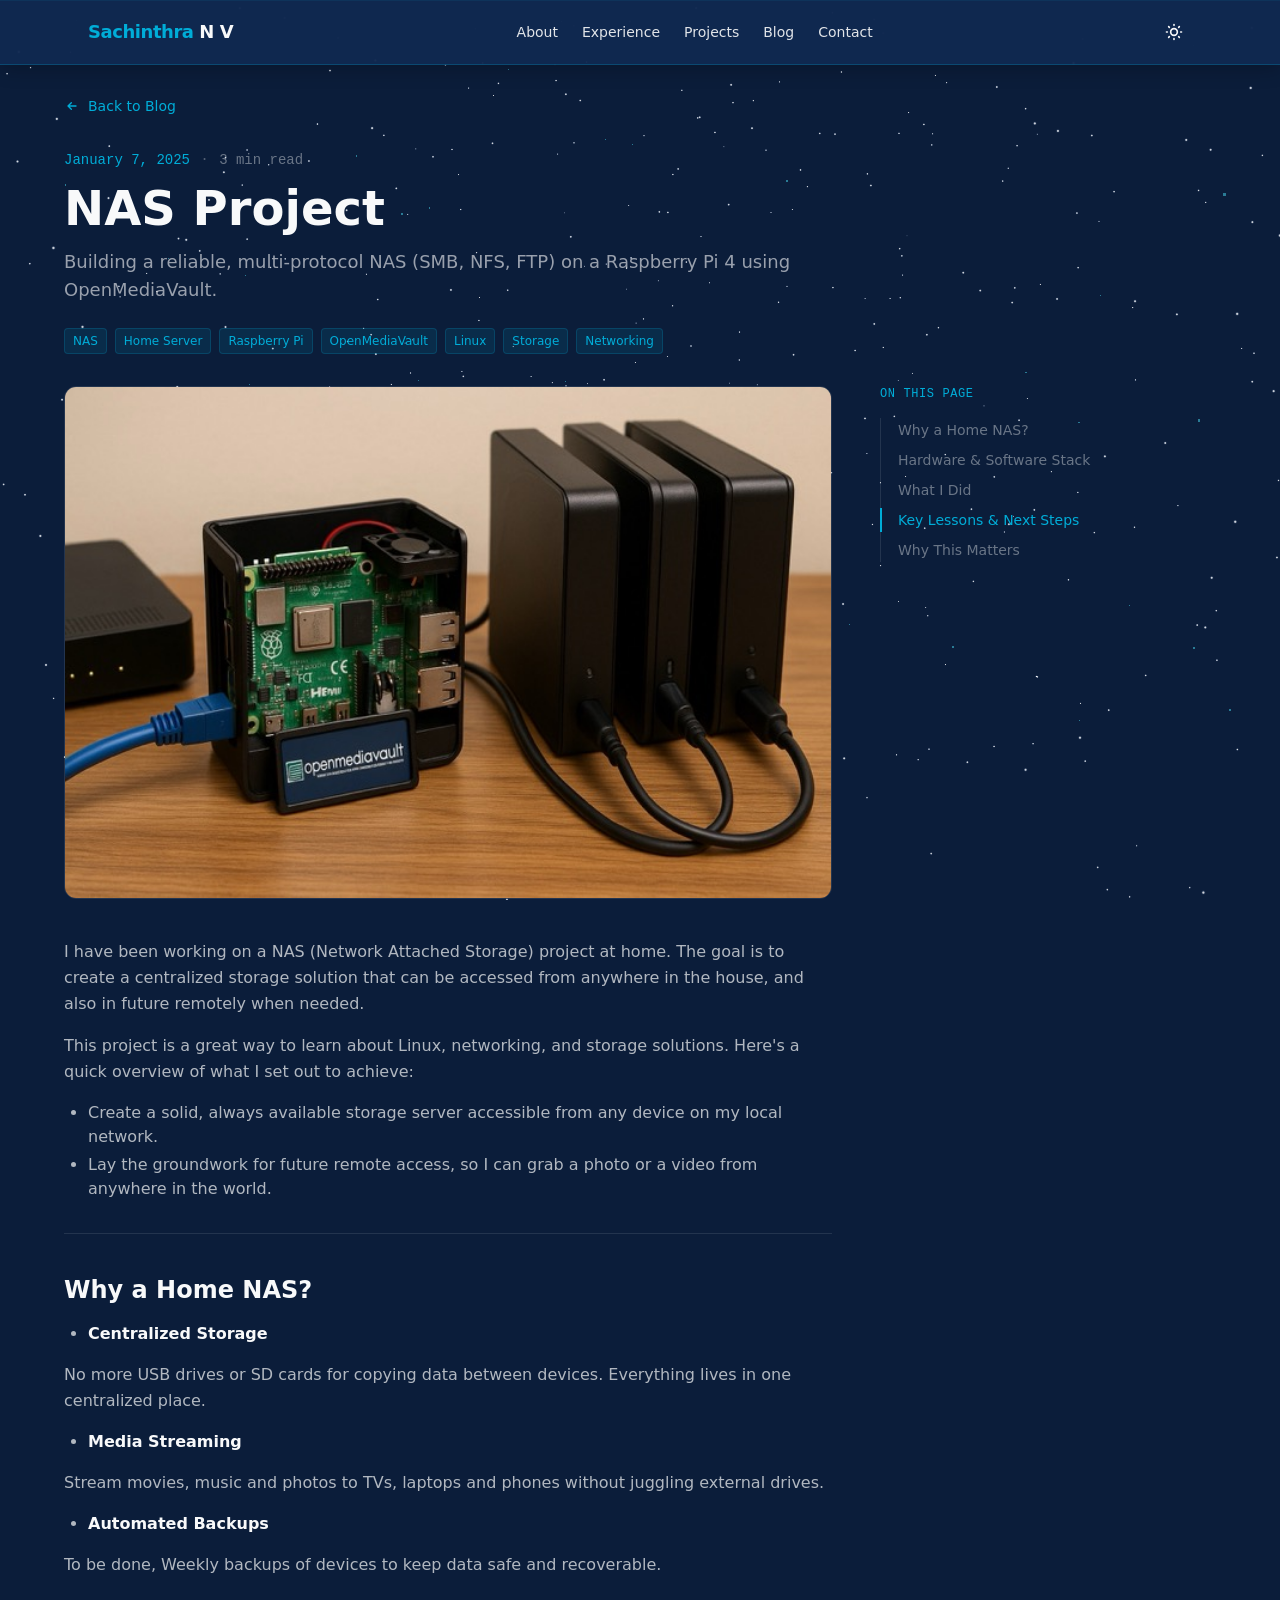
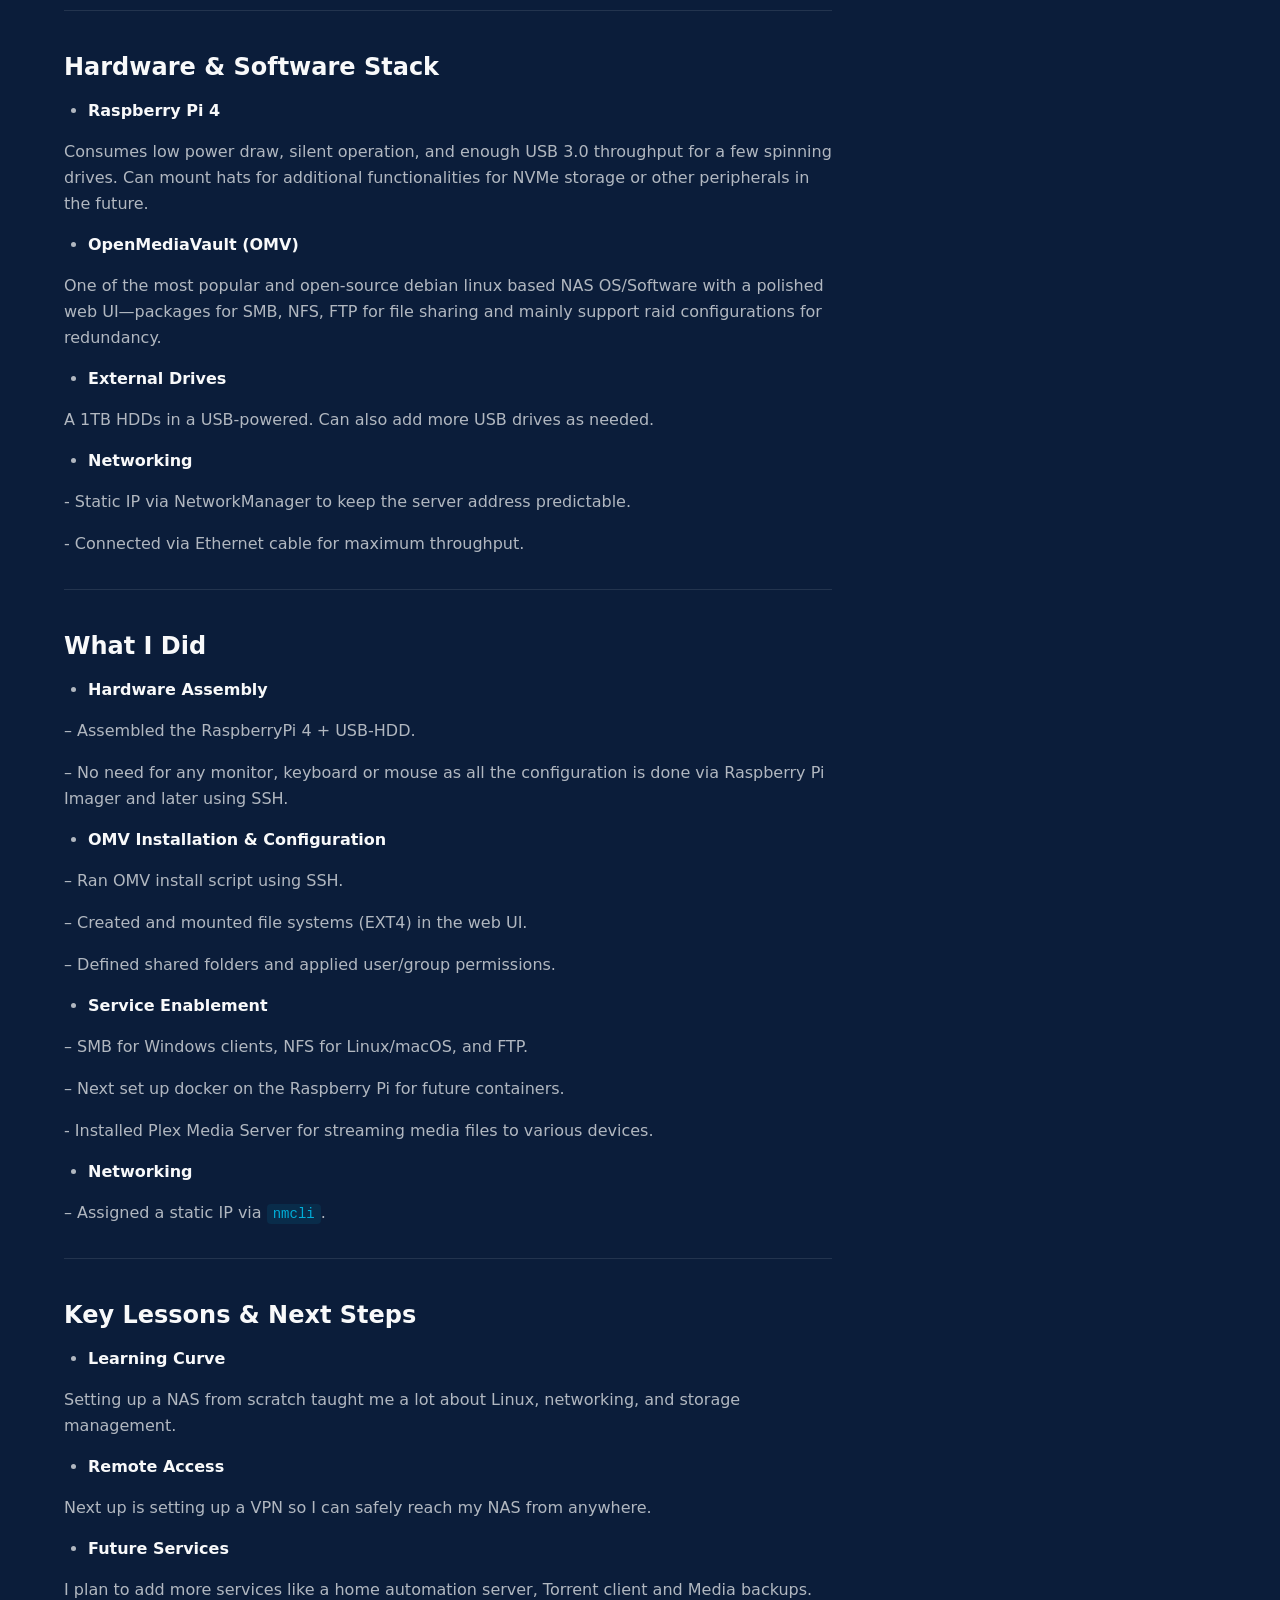
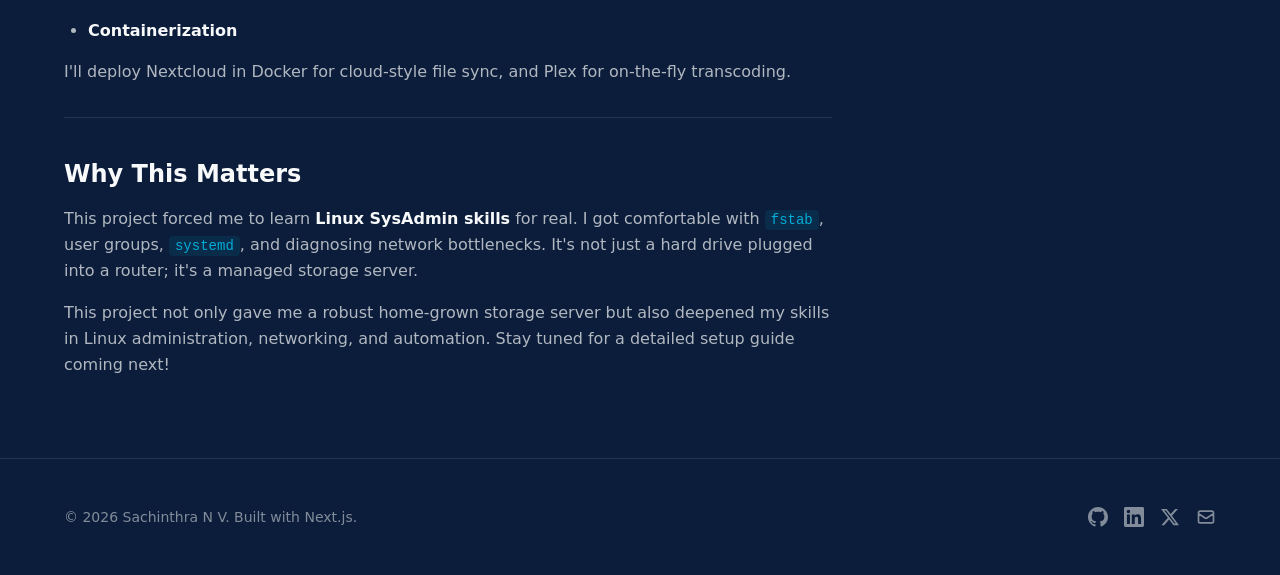
<file: blog/nas-project.html>
<!DOCTYPE html><html lang="en"><head><meta charSet="utf-8"/><meta name="viewport" content="width=device-width, initial-scale=1"/><link rel="preload" as="image" href="/images/blog/nas/raspberry-pi-nas-medium.jpeg"/><link rel="stylesheet" href="/_next/static/chunks/0yke0j0cekzb3.css" data-precedence="next"/><link rel="preload" as="script" fetchPriority="low" href="/_next/static/chunks/0bzvj__~upo7p.js"/><script src="/_next/static/chunks/12ree0._z0p~g.js" async=""></script><script src="/_next/static/chunks/0n~dq4kpx9xxx.js" async=""></script><script src="/_next/static/chunks/turbopack-17y5s7qqhbxhh.js" async=""></script><script src="/_next/static/chunks/0o8me~6ve4ttd.js" async=""></script><script src="/_next/static/chunks/0dbhjjzl8qfwv.js" async=""></script><script src="/_next/static/chunks/0ygpdco5ejldy.js" async=""></script><script src="/_next/static/chunks/06jefac748n2p.js" async=""></script><title>NAS Project | Sachinthra N V</title><meta name="description" content="Building a reliable, multi-protocol NAS (SMB, NFS, FTP) on a Raspberry Pi 4 using OpenMediaVault."/><meta name="author" content="Sachinthra N V"/><meta name="keywords" content="NAS,Home Server,Raspberry Pi,OpenMediaVault,Linux,Storage,Networking"/><link rel="canonical" href="https://sachinthra.github.io/blog/nas-project"/><meta property="og:title" content="NAS Project"/><meta property="og:description" content="Building a reliable, multi-protocol NAS (SMB, NFS, FTP) on a Raspberry Pi 4 using OpenMediaVault."/><meta property="og:image" content="https://sachinthra.github.io/images/blog/nas/raspberry-pi-nas-medium.jpeg"/><meta property="og:type" content="article"/><meta property="article:published_time" content="2025-01-07T18:30:00.000Z"/><meta property="article:tag" content="NAS"/><meta property="article:tag" content="Home Server"/><meta property="article:tag" content="Raspberry Pi"/><meta property="article:tag" content="OpenMediaVault"/><meta property="article:tag" content="Linux"/><meta property="article:tag" content="Storage"/><meta property="article:tag" content="Networking"/><meta name="twitter:card" content="summary_large_image"/><meta name="twitter:title" content="NAS Project"/><meta name="twitter:description" content="Building a reliable, multi-protocol NAS (SMB, NFS, FTP) on a Raspberry Pi 4 using OpenMediaVault."/><meta name="twitter:image" content="https://sachinthra.github.io/images/blog/nas/raspberry-pi-nas-medium.jpeg"/><script type="application/ld+json">{"@context":"https://schema.org","@type":"Person","name":"Sachinthra N V","url":"https://sachinthra.github.io","jobTitle":"Software Development Engineer II","worksFor":{"@type":"Organization","name":"Hewlett Packard Enterprise"},"sameAs":["https://github.com/sachinthra","https://linkedin.com/in/sachinthra/","https://x.com/Sachinthra"],"knowsAbout":["Cloud Computing","Go","Python","Docker","Kubernetes","IoT","Raspberry Pi"]}</script><script src="/_next/static/chunks/03~yq9q893hmn.js" noModule=""></script></head><body class="min-h-screen"><div hidden=""><!--$--><!--/$--></div><script>((a,b,c,d,e,f,g,h)=>{let i=document.documentElement,j=["light","dark"];function k(b){var c;(Array.isArray(a)?a:[a]).forEach(a=>{let c="class"===a,d=c&&f?e.map(a=>f[a]||a):e;c?(i.classList.remove(...d),i.classList.add(f&&f[b]?f[b]:b)):i.setAttribute(a,b)}),c=b,h&&j.includes(c)&&(i.style.colorScheme=c)}if(d)k(d);else try{let a=localStorage.getItem(b)||c,d=g&&"system"===a?window.matchMedia("(prefers-color-scheme: dark)").matches?"dark":"light":a;k(d)}catch(a){}})("class","theme","dark",null,["light","dark"],null,true,true)</script><header class="fixed top-0 left-0 right-0 z-50 glass shadow-lg shadow-black/5 dark:shadow-black/20"><div class="max-w-6xl mx-auto px-6 h-16 flex items-center justify-between"><a href="/" class="text-lg font-bold text-cyan tracking-tight">Sachinthra<span class="text-stellar dark:text-stellar text-slate"> N V</span></a><nav class="hidden md:flex items-center gap-6"><a href="/#about" class="text-sm text-slate dark:text-stellar/90 hover:text-cyan transition-colors font-medium">About</a><a href="/#experience" class="text-sm text-slate dark:text-stellar/90 hover:text-cyan transition-colors font-medium">Experience</a><a href="/#projects" class="text-sm text-slate dark:text-stellar/90 hover:text-cyan transition-colors font-medium">Projects</a><a href="/blog" class="text-sm text-slate dark:text-stellar/90 hover:text-cyan transition-colors font-medium">Blog</a><a href="/#contact" class="text-sm text-slate dark:text-stellar/90 hover:text-cyan transition-colors font-medium">Contact</a></nav><div class="hidden md:flex items-center gap-3"><div class="w-9 h-9"></div></div><button class="md:hidden w-9 h-9 flex items-center justify-center text-slate dark:text-stellar" aria-label="Toggle menu"><svg class="w-5 h-5" fill="none" viewBox="0 0 24 24" stroke="currentColor" stroke-width="2"><path stroke-linecap="round" stroke-linejoin="round" d="M4 6h16M4 12h16M4 18h16"></path></svg></button></div></header><main><script type="application/ld+json">{"@context":"https://schema.org","@type":"BlogPosting","headline":"NAS Project","description":"Building a reliable, multi-protocol NAS (SMB, NFS, FTP) on a Raspberry Pi 4 using OpenMediaVault.","datePublished":"2025-01-07T18:30:00.000Z","author":{"@type":"Person","name":"Sachinthra N V","url":"https://sachinthra.github.io"},"url":"https://sachinthra.github.io/blog/nas-project","image":"https://sachinthra.github.io/images/blog/nas/raspberry-pi-nas-medium.jpeg","keywords":"NAS, Home Server, Raspberry Pi, OpenMediaVault, Linux, Storage, Networking"}</script><!--$!--><template data-dgst="BAILOUT_TO_CLIENT_SIDE_RENDERING"></template><!--/$--><article class="pt-24 pb-16 px-6"><div class="max-w-6xl mx-auto"><div class="max-w-3xl" style="opacity:0;transform:translateY(20px)"><a href="/blog" class="inline-flex items-center gap-2 text-sm text-cyan hover:text-cyan-light transition-colors mb-8"><svg class="w-4 h-4" fill="none" viewBox="0 0 24 24" stroke="currentColor" stroke-width="2"><path stroke-linecap="round" stroke-linejoin="round" d="M11 17l-5-5m0 0l5-5m-5 5h12"></path></svg>Back to Blog</a><div class="flex items-center gap-3 mb-3"><time class="text-sm text-cyan font-mono">January 8, 2025</time><span class="text-slate-lighter dark:text-stellar/30">·</span><span class="text-sm text-slate-light dark:text-stellar/40 font-mono">3<!-- --> min read</span></div><h1 class="text-3xl md:text-5xl font-bold text-slate dark:text-stellar mb-4">NAS Project</h1><p class="text-lg text-slate-light dark:text-stellar/60 mb-6">Building a reliable, multi-protocol NAS (SMB, NFS, FTP) on a Raspberry Pi 4 using OpenMediaVault.</p><div class="flex flex-wrap gap-2 mb-8"><span class="text-xs px-2 py-1 rounded bg-cyan/10 text-cyan border border-cyan/20">NAS</span><span class="text-xs px-2 py-1 rounded bg-cyan/10 text-cyan border border-cyan/20">Home Server</span><span class="text-xs px-2 py-1 rounded bg-cyan/10 text-cyan border border-cyan/20">Raspberry Pi</span><span class="text-xs px-2 py-1 rounded bg-cyan/10 text-cyan border border-cyan/20">OpenMediaVault</span><span class="text-xs px-2 py-1 rounded bg-cyan/10 text-cyan border border-cyan/20">Linux</span><span class="text-xs px-2 py-1 rounded bg-cyan/10 text-cyan border border-cyan/20">Storage</span><span class="text-xs px-2 py-1 rounded bg-cyan/10 text-cyan border border-cyan/20">Networking</span></div></div><div class="flex gap-12"><div class="max-w-3xl flex-1 min-w-0"><img src="/images/blog/nas/raspberry-pi-nas-medium.jpeg" alt="NAS Project" class="w-full rounded-xl mb-10 border border-white/10"/><div style="opacity:0"><div class="prose prose-invert max-w-none [&amp;_h2]:text-slate dark:[&amp;_h2]:text-stellar [&amp;_h2]:text-2xl [&amp;_h2]:font-bold [&amp;_h2]:mt-10 [&amp;_h2]:mb-4 [&amp;_h2]:scroll-mt-24 [&amp;_h3]:text-slate dark:[&amp;_h3]:text-stellar [&amp;_h3]:text-xl [&amp;_h3]:font-semibold [&amp;_h3]:mt-8 [&amp;_h3]:mb-3 [&amp;_h3]:scroll-mt-24 [&amp;_p]:text-slate-light dark:[&amp;_p]:text-stellar/70 [&amp;_p]:leading-relaxed [&amp;_p]:mb-4 [&amp;_strong]:text-slate dark:[&amp;_strong]:text-stellar [&amp;_a]:text-cyan [&amp;_a]:no-underline hover:[&amp;_a]:underline [&amp;_code]:text-cyan [&amp;_code]:bg-cyan/10 [&amp;_code]:px-1.5 [&amp;_code]:py-0.5 [&amp;_code]:rounded [&amp;_code]:text-sm [&amp;_pre]:bg-orbit-light [&amp;_pre]:border [&amp;_pre]:border-white/10 [&amp;_pre]:rounded-xl [&amp;_pre]:p-4 [&amp;_pre_code]:bg-transparent [&amp;_pre_code]:p-0 [&amp;_li]:text-slate-light dark:[&amp;_li]:text-stellar/70 [&amp;_img]:rounded-xl [&amp;_img]:border [&amp;_img]:border-white/10 [&amp;_hr]:border-white/10">
<p>I have been working on a NAS (Network Attached Storage) project at home. The goal is to create a centralized storage solution that can be accessed from anywhere in the house, and also in future remotely when needed.</p>

<p>This project is a great way to learn about Linux, networking, and storage solutions. Here's a quick overview of what I set out to achieve:</p>
<ul class="list-disc pl-6 space-y-1 my-4"><li>Create a solid, always available storage server accessible from any device on my local network.</li>
<li>Lay the groundwork for future remote access, so I can grab a photo or a video from anywhere in the world.</li>
</ul>
<hr class="border-white/10 my-8" />

<h2 id="why-a-home-nas">Why a Home NAS?</h2>

<ul class="list-disc pl-6 space-y-1 my-4"><li><strong>Centralized Storage</strong></li>
</ul><p>  No more USB drives or SD cards for copying data between devices. Everything lives in one centralized place.</p>
<ul class="list-disc pl-6 space-y-1 my-4"><li><strong>Media Streaming</strong></li>
</ul><p>  Stream movies, music and photos to TVs, laptops and phones without juggling external drives.</p>
<ul class="list-disc pl-6 space-y-1 my-4"><li><strong>Automated Backups</strong></li>
</ul><p>  To be done, Weekly backups of devices to keep data safe and recoverable.</p>

<hr class="border-white/10 my-8" />

<h2 id="hardware-software-stack">Hardware & Software Stack</h2>

<ul class="list-disc pl-6 space-y-1 my-4"><li><strong>Raspberry Pi 4</strong></li>
</ul><p>  Consumes low power draw, silent operation, and enough USB 3.0 throughput for a few spinning drives. Can mount hats for additional functionalities for NVMe storage or other peripherals in the future.</p>
<ul class="list-disc pl-6 space-y-1 my-4"><li><strong>OpenMediaVault (OMV)</strong></li>
</ul><p>  One of the most popular and open-source debian linux based NAS OS/Software with a polished web UI—packages for SMB, NFS, FTP for file sharing and mainly support raid configurations for redundancy.</p>
<ul class="list-disc pl-6 space-y-1 my-4"><li><strong>External Drives</strong></li>
</ul><p>  A 1TB HDDs in a USB-powered. Can also add more USB drives as needed.</p>
<ul class="list-disc pl-6 space-y-1 my-4"><li><strong>Networking</strong></li>
</ul><p>  - Static IP via NetworkManager to keep the server address predictable.</p>
<p>  - Connected via Ethernet cable for maximum throughput.</p>

<hr class="border-white/10 my-8" />

<h2 id="what-i-did">What I Did</h2>

<ul class="list-disc pl-6 space-y-1 my-4"><li><strong>Hardware Assembly</strong></li>
</ul><p>   – Assembled the RaspberryPi 4 + USB-HDD.</p>
<p>   – No need for any monitor, keyboard or mouse as all the configuration is done via Raspberry Pi Imager and later using SSH.</p>
<ul class="list-disc pl-6 space-y-1 my-4"><li><strong>OMV Installation & Configuration</strong></li>
</ul><p>   – Ran OMV install script using SSH.</p>
<p>   – Created and mounted file systems (EXT4) in the web UI.</p>
<p>   – Defined shared folders and applied user/group permissions.</p>
<ul class="list-disc pl-6 space-y-1 my-4"><li><strong>Service Enablement</strong></li>
</ul><p>   – SMB for Windows clients, NFS for Linux/macOS, and FTP.</p>
<p>   – Next set up docker on the Raspberry Pi for future containers.</p>
<p>   - Installed Plex Media Server for streaming media files to various devices.</p>
<ul class="list-disc pl-6 space-y-1 my-4"><li><strong>Networking</strong></li>
</ul><p>   – Assigned a static IP via <code>nmcli</code>.</p>

<hr class="border-white/10 my-8" />

<h2 id="key-lessons-next-steps">Key Lessons & Next Steps</h2>
<ul class="list-disc pl-6 space-y-1 my-4"><li><strong>Learning Curve</strong></li>
</ul><p>  Setting up a NAS from scratch taught me a lot about Linux, networking, and storage management.</p>
<ul class="list-disc pl-6 space-y-1 my-4"><li><strong>Remote Access</strong></li>
</ul><p>  Next up is setting up a VPN so I can safely reach my NAS from anywhere.</p>
<ul class="list-disc pl-6 space-y-1 my-4"><li><strong>Future Services</strong></li>
</ul><p>  I plan to add more services like a home automation server, Torrent client and Media backups.</p>
<ul class="list-disc pl-6 space-y-1 my-4"><li><strong>Containerization</strong></li>
</ul><p>  I'll deploy Nextcloud in Docker for cloud-style file sync, and Plex for on-the-fly transcoding.</p>

<hr class="border-white/10 my-8" />

<h2 id="why-this-matters">Why This Matters</h2>
<p>This project forced me to learn <strong>Linux SysAdmin skills</strong> for real. I got comfortable with <code>fstab</code>, user groups, <code>systemd</code>, and diagnosing network bottlenecks. It's not just a hard drive plugged into a router; it's a managed storage server.</p>

<p>This project not only gave me a robust home-grown storage server but also deepened my skills in Linux administration, networking, and automation. Stay tuned for a detailed setup guide coming next!</p>
</div></div></div><aside class="hidden xl:block w-56 shrink-0"><nav class="sticky top-24" aria-label="Table of contents"><h3 class="text-xs font-mono text-cyan uppercase tracking-wider mb-4">On this page</h3><ul class="space-y-1.5 border-l border-white/10"><li><a href="#why-a-home-nas" class="block text-sm py-0.5 transition-colors duration-200 border-l-2 -ml-px
                pl-4
                border-transparent text-slate-light dark:text-stellar/40 hover:text-cyan hover:border-cyan/30">Why a Home NAS?</a></li><li><a href="#hardware-software-stack" class="block text-sm py-0.5 transition-colors duration-200 border-l-2 -ml-px
                pl-4
                border-transparent text-slate-light dark:text-stellar/40 hover:text-cyan hover:border-cyan/30">Hardware &amp; Software Stack</a></li><li><a href="#what-i-did" class="block text-sm py-0.5 transition-colors duration-200 border-l-2 -ml-px
                pl-4
                border-transparent text-slate-light dark:text-stellar/40 hover:text-cyan hover:border-cyan/30">What I Did</a></li><li><a href="#key-lessons-next-steps" class="block text-sm py-0.5 transition-colors duration-200 border-l-2 -ml-px
                pl-4
                border-transparent text-slate-light dark:text-stellar/40 hover:text-cyan hover:border-cyan/30">Key Lessons &amp; Next Steps</a></li><li><a href="#why-this-matters" class="block text-sm py-0.5 transition-colors duration-200 border-l-2 -ml-px
                pl-4
                border-transparent text-slate-light dark:text-stellar/40 hover:text-cyan hover:border-cyan/30">Why This Matters</a></li></ul></nav></aside></div></div></article><!--$--><!--/$--></main><footer class="border-t border-white/10 py-12 px-6"><div class="max-w-6xl mx-auto flex flex-col md:flex-row items-center justify-between gap-6"><div class="text-sm text-slate-light dark:text-stellar/50">© <!-- -->2026<!-- --> Sachinthra N V. Built with Next.js.</div><div class="flex items-center gap-4"><a href="https://github.com/sachinthra" target="_blank" rel="noopener noreferrer" class="text-slate-light dark:text-stellar/50 hover:text-cyan transition-colors" aria-label="GitHub"><svg class="w-5 h-5" viewBox="0 0 24 24" fill="currentColor"><path d="M12 0c-6.626 0-12 5.373-12 12 0 5.302 3.438 9.8 8.207 11.387.599.111.793-.261.793-.577v-2.234c-3.338.726-4.033-1.416-4.033-1.416-.546-1.387-1.333-1.756-1.333-1.756-1.089-.745.083-.729.083-.729 1.205.084 1.839 1.237 1.839 1.237 1.07 1.834 2.807 1.304 3.492.997.107-.775.418-1.305.762-1.604-2.665-.305-5.467-1.334-5.467-5.931 0-1.311.469-2.381 1.236-3.221-.124-.303-.535-1.524.117-3.176 0 0 1.008-.322 3.301 1.23.957-.266 1.983-.399 3.003-.404 1.02.005 2.047.138 3.006.404 2.291-1.552 3.297-1.23 3.297-1.23.653 1.653.242 2.874.118 3.176.77.84 1.235 1.911 1.235 3.221 0 4.609-2.807 5.624-5.479 5.921.43.372.823 1.102.823 2.222v3.293c0 .319.192.694.801.576 4.765-1.589 8.199-6.086 8.199-11.386 0-6.627-5.373-12-12-12z"></path></svg></a><a href="https://linkedin.com/in/sachinthra/" target="_blank" rel="noopener noreferrer" class="text-slate-light dark:text-stellar/50 hover:text-cyan transition-colors" aria-label="LinkedIn"><svg class="w-5 h-5" viewBox="0 0 24 24" fill="currentColor"><path d="M20.447 20.452h-3.554v-5.569c0-1.328-.027-3.037-1.852-3.037-1.853 0-2.136 1.445-2.136 2.939v5.667H9.351V9h3.414v1.561h.046c.477-.9 1.637-1.85 3.37-1.85 3.601 0 4.267 2.37 4.267 5.455v6.286zM5.337 7.433c-1.144 0-2.063-.926-2.063-2.065 0-1.138.92-2.063 2.063-2.063 1.14 0 2.064.925 2.064 2.063 0 1.139-.925 2.065-2.064 2.065zm1.782 13.019H3.555V9h3.564v11.452zM22.225 0H1.771C.792 0 0 .774 0 1.729v20.542C0 23.227.792 24 1.771 24h20.451C23.2 24 24 23.227 24 22.271V1.729C24 .774 23.2 0 22.222 0h.003z"></path></svg></a><a href="https://x.com/Sachinthra" target="_blank" rel="noopener noreferrer" class="text-slate-light dark:text-stellar/50 hover:text-cyan transition-colors" aria-label="X"><svg class="w-5 h-5" viewBox="0 0 24 24" fill="currentColor"><path d="M18.244 2.25h3.308l-7.227 8.26 8.502 11.24H16.17l-5.214-6.817L4.99 21.75H1.68l7.73-8.835L1.254 2.25H8.08l4.713 6.231zm-1.161 17.52h1.833L7.084 4.126H5.117z"></path></svg></a><a href="mailto:sachinthranv@gmail.com" target="_blank" rel="noopener noreferrer" class="text-slate-light dark:text-stellar/50 hover:text-cyan transition-colors" aria-label="Email"><svg class="w-5 h-5" viewBox="0 0 24 24" fill="none" stroke="currentColor" stroke-width="2"><path stroke-linecap="round" stroke-linejoin="round" d="M3 8l7.89 5.26a2 2 0 002.22 0L21 8M5 19h14a2 2 0 002-2V7a2 2 0 00-2-2H5a2 2 0 00-2 2v10a2 2 0 002 2z"></path></svg></a></div></div></footer><script src="/_next/static/chunks/0bzvj__~upo7p.js" id="_R_" async=""></script><script>(self.__next_f=self.__next_f||[]).push([0])</script><script>self.__next_f.push([1,"1:\"$Sreact.fragment\"\n2:I[54065,[\"/_next/static/chunks/0o8me~6ve4ttd.js\",\"/_next/static/chunks/0dbhjjzl8qfwv.js\"],\"ThemeProvider\"]\n3:I[2971,[\"/_next/static/chunks/0o8me~6ve4ttd.js\",\"/_next/static/chunks/0dbhjjzl8qfwv.js\"],\"default\"]\n4:I[39756,[\"/_next/static/chunks/0o8me~6ve4ttd.js\",\"/_next/static/chunks/0dbhjjzl8qfwv.js\"],\"default\"]\n5:I[37457,[\"/_next/static/chunks/0o8me~6ve4ttd.js\",\"/_next/static/chunks/0dbhjjzl8qfwv.js\"],\"default\"]\n6:I[13642,[\"/_next/static/chunks/0o8me~6ve4ttd.js\",\"/_next/static/chunks/0dbhjjzl8qfwv.js\"],\"default\"]\n8:I[97367,[\"/_next/static/chunks/0o8me~6ve4ttd.js\",\"/_next/static/chunks/0dbhjjzl8qfwv.js\"],\"OutletBoundary\"]\n9:\"$Sreact.suspense\"\nc:I[97367,[\"/_next/static/chunks/0o8me~6ve4ttd.js\",\"/_next/static/chunks/0dbhjjzl8qfwv.js\"],\"ViewportBoundary\"]\ne:I[97367,[\"/_next/static/chunks/0o8me~6ve4ttd.js\",\"/_next/static/chunks/0dbhjjzl8qfwv.js\"],\"MetadataBoundary\"]\n10:I[68027,[\"/_next/static/chunks/0o8me~6ve4ttd.js\",\"/_next/static/chunks/0dbhjjzl8qfwv.js\"],\"default\",1]\n:HL[\"/_next/static/chunks/0yke0j0cekzb3.css\",\"style\"]\n"])</script><script>self.__next_f.push([1,"0:{\"P\":null,\"c\":[\"\",\"blog\",\"nas-project\"],\"q\":\"\",\"i\":false,\"f\":[[[\"\",{\"children\":[\"blog\",{\"children\":[[\"slug\",\"nas-project\",\"d\",null],{\"children\":[\"__PAGE__\",{}]}]}]},\"$undefined\",\"$undefined\",16],[[\"$\",\"$1\",\"c\",{\"children\":[[[\"$\",\"link\",\"0\",{\"rel\":\"stylesheet\",\"href\":\"/_next/static/chunks/0yke0j0cekzb3.css\",\"precedence\":\"next\",\"crossOrigin\":\"$undefined\",\"nonce\":\"$undefined\"}],[\"$\",\"script\",\"script-0\",{\"src\":\"/_next/static/chunks/0o8me~6ve4ttd.js\",\"async\":true,\"nonce\":\"$undefined\"}],[\"$\",\"script\",\"script-1\",{\"src\":\"/_next/static/chunks/0dbhjjzl8qfwv.js\",\"async\":true,\"nonce\":\"$undefined\"}]],[\"$\",\"html\",null,{\"lang\":\"en\",\"suppressHydrationWarning\":true,\"children\":[[\"$\",\"head\",null,{\"children\":[\"$\",\"script\",null,{\"type\":\"application/ld+json\",\"dangerouslySetInnerHTML\":{\"__html\":\"{\\\"@context\\\":\\\"https://schema.org\\\",\\\"@type\\\":\\\"Person\\\",\\\"name\\\":\\\"Sachinthra N V\\\",\\\"url\\\":\\\"https://sachinthra.github.io\\\",\\\"jobTitle\\\":\\\"Software Development Engineer II\\\",\\\"worksFor\\\":{\\\"@type\\\":\\\"Organization\\\",\\\"name\\\":\\\"Hewlett Packard Enterprise\\\"},\\\"sameAs\\\":[\\\"https://github.com/sachinthra\\\",\\\"https://linkedin.com/in/sachinthra/\\\",\\\"https://x.com/Sachinthra\\\"],\\\"knowsAbout\\\":[\\\"Cloud Computing\\\",\\\"Go\\\",\\\"Python\\\",\\\"Docker\\\",\\\"Kubernetes\\\",\\\"IoT\\\",\\\"Raspberry Pi\\\"]}\"}}]}],[\"$\",\"body\",null,{\"className\":\"min-h-screen\",\"children\":[\"$\",\"$L2\",null,{\"children\":[[\"$\",\"$L3\",null,{}],[\"$\",\"main\",null,{\"children\":[\"$\",\"$L4\",null,{\"parallelRouterKey\":\"children\",\"error\":\"$undefined\",\"errorStyles\":\"$undefined\",\"errorScripts\":\"$undefined\",\"template\":[\"$\",\"$L5\",null,{}],\"templateStyles\":\"$undefined\",\"templateScripts\":\"$undefined\",\"notFound\":[[[\"$\",\"title\",null,{\"children\":\"404: This page could not be found.\"}],[\"$\",\"div\",null,{\"style\":{\"fontFamily\":\"system-ui,\\\"Segoe UI\\\",Roboto,Helvetica,Arial,sans-serif,\\\"Apple Color Emoji\\\",\\\"Segoe UI Emoji\\\"\",\"height\":\"100vh\",\"textAlign\":\"center\",\"display\":\"flex\",\"flexDirection\":\"column\",\"alignItems\":\"center\",\"justifyContent\":\"center\"},\"children\":[\"$\",\"div\",null,{\"children\":[[\"$\",\"style\",null,{\"dangerouslySetInnerHTML\":{\"__html\":\"body{color:#000;background:#fff;margin:0}.next-error-h1{border-right:1px solid rgba(0,0,0,.3)}@media (prefers-color-scheme:dark){body{color:#fff;background:#000}.next-error-h1{border-right:1px solid rgba(255,255,255,.3)}}\"}}],[\"$\",\"h1\",null,{\"className\":\"next-error-h1\",\"style\":{\"display\":\"inline-block\",\"margin\":\"0 20px 0 0\",\"padding\":\"0 23px 0 0\",\"fontSize\":24,\"fontWeight\":500,\"verticalAlign\":\"top\",\"lineHeight\":\"49px\"},\"children\":404}],[\"$\",\"div\",null,{\"style\":{\"display\":\"inline-block\"},\"children\":[\"$\",\"h2\",null,{\"style\":{\"fontSize\":14,\"fontWeight\":400,\"lineHeight\":\"49px\",\"margin\":0},\"children\":\"This page could not be found.\"}]}]]}]}]],[]],\"forbidden\":\"$undefined\",\"unauthorized\":\"$undefined\"}]}],[\"$\",\"$L6\",null,{}]]}]}]]}]]}],{\"children\":[[\"$\",\"$1\",\"c\",{\"children\":[null,[\"$\",\"$L4\",null,{\"parallelRouterKey\":\"children\",\"error\":\"$undefined\",\"errorStyles\":\"$undefined\",\"errorScripts\":\"$undefined\",\"template\":[\"$\",\"$L5\",null,{}],\"templateStyles\":\"$undefined\",\"templateScripts\":\"$undefined\",\"notFound\":\"$undefined\",\"forbidden\":\"$undefined\",\"unauthorized\":\"$undefined\"}]]}],{\"children\":[[\"$\",\"$1\",\"c\",{\"children\":[null,[\"$\",\"$L4\",null,{\"parallelRouterKey\":\"children\",\"error\":\"$undefined\",\"errorStyles\":\"$undefined\",\"errorScripts\":\"$undefined\",\"template\":[\"$\",\"$L5\",null,{}],\"templateStyles\":\"$undefined\",\"templateScripts\":\"$undefined\",\"notFound\":\"$undefined\",\"forbidden\":\"$undefined\",\"unauthorized\":\"$undefined\"}]]}],{\"children\":[[\"$\",\"$1\",\"c\",{\"children\":[\"$L7\",[[\"$\",\"script\",\"script-0\",{\"src\":\"/_next/static/chunks/0ygpdco5ejldy.js\",\"async\":true,\"nonce\":\"$undefined\"}],[\"$\",\"script\",\"script-1\",{\"src\":\"/_next/static/chunks/06jefac748n2p.js\",\"async\":true,\"nonce\":\"$undefined\"}]],[\"$\",\"$L8\",null,{\"children\":[\"$\",\"$9\",null,{\"name\":\"Next.MetadataOutlet\",\"children\":\"$@a\"}]}]]}],{},null,false,null]},null,false,\"$@b\"]},null,false,\"$@b\"]},null,false,null],[\"$\",\"$1\",\"h\",{\"children\":[null,[\"$\",\"$Lc\",null,{\"children\":\"$Ld\"}],[\"$\",\"div\",null,{\"hidden\":true,\"children\":[\"$\",\"$Le\",null,{\"children\":[\"$\",\"$9\",null,{\"name\":\"Next.Metadata\",\"children\":\"$Lf\"}]}]}],null]}],false]],\"m\":\"$undefined\",\"G\":[\"$10\",[[\"$\",\"link\",\"0\",{\"rel\":\"stylesheet\",\"href\":\"/_next/static/chunks/0yke0j0cekzb3.css\",\"precedence\":\"next\",\"crossOrigin\":\"$undefined\",\"nonce\":\"$undefined\"}]]],\"S\":true,\"h\":null,\"s\":\"$undefined\",\"l\":\"$undefined\",\"p\":\"$undefined\",\"d\":\"$undefined\",\"b\":\"VHAfXa7NxkttB1JRizwqy\"}\n"])</script><script>self.__next_f.push([1,"11:[]\nb:\"$W11\"\n"])</script><script>self.__next_f.push([1,"12:I[74021,[\"/_next/static/chunks/0o8me~6ve4ttd.js\",\"/_next/static/chunks/0dbhjjzl8qfwv.js\",\"/_next/static/chunks/0ygpdco5ejldy.js\",\"/_next/static/chunks/06jefac748n2p.js\"],\"default\"]\n13:Td0e,"])</script><script>self.__next_f.push([1,"\nI have been working on a NAS (Network Attached Storage) project at home. The goal is to create a centralized storage solution that can be accessed from anywhere in the house, and also in future remotely when needed.\n\nThis project is a great way to learn about Linux, networking, and storage solutions. Here's a quick overview of what I set out to achieve:\n1. Create a solid, always available storage server accessible from any device on my local network.\n2. Lay the groundwork for future remote access, so I can grab a photo or a video from anywhere in the world.\n\n---\n\n## Why a Home NAS?\n\n- **Centralized Storage**\n  No more USB drives or SD cards for copying data between devices. Everything lives in one centralized place.\n- **Media Streaming**\n  Stream movies, music and photos to TVs, laptops and phones without juggling external drives.\n- **Automated Backups**\n  To be done, Weekly backups of devices to keep data safe and recoverable.\n\n---\n\n## Hardware \u0026 Software Stack\n\n- **Raspberry Pi 4**\n  Consumes low power draw, silent operation, and enough USB 3.0 throughput for a few spinning drives. Can mount hats for additional functionalities for NVMe storage or other peripherals in the future.\n- **OpenMediaVault (OMV)**\n  One of the most popular and open-source debian linux based NAS OS/Software with a polished web UI—packages for SMB, NFS, FTP for file sharing and mainly support raid configurations for redundancy.\n- **External Drives**\n  A 1TB HDDs in a USB-powered. Can also add more USB drives as needed.\n- **Networking**\n  - Static IP via NetworkManager to keep the server address predictable.\n  - Connected via Ethernet cable for maximum throughput.\n\n---\n\n## What I Did\n\n1. **Hardware Assembly**\n   – Assembled the RaspberryPi 4 + USB-HDD.\n   – No need for any monitor, keyboard or mouse as all the configuration is done via Raspberry Pi Imager and later using SSH.\n2. **OMV Installation \u0026 Configuration**\n   – Ran OMV install script using SSH.\n   – Created and mounted file systems (EXT4) in the web UI.\n   – Defined shared folders and applied user/group permissions.\n3. **Service Enablement**\n   – SMB for Windows clients, NFS for Linux/macOS, and FTP.\n   – Next set up docker on the Raspberry Pi for future containers.\n   - Installed Plex Media Server for streaming media files to various devices.\n4. **Networking**\n   – Assigned a static IP via `nmcli`.\n\n---\n\n## Key Lessons \u0026 Next Steps\n- **Learning Curve**\n  Setting up a NAS from scratch taught me a lot about Linux, networking, and storage management.\n- **Remote Access**\n  Next up is setting up a VPN so I can safely reach my NAS from anywhere.\n- **Future Services**\n  I plan to add more services like a home automation server, Torrent client and Media backups.\n- **Containerization**\n  I'll deploy Nextcloud in Docker for cloud-style file sync, and Plex for on-the-fly transcoding.\n\n---\n\n## Why This Matters\nThis project forced me to learn **Linux SysAdmin skills** for real. I got comfortable with `fstab`, user groups, `systemd`, and diagnosing network bottlenecks. It's not just a hard drive plugged into a router; it's a managed storage server.\n\nThis project not only gave me a robust home-grown storage server but also deepened my skills in Linux administration, networking, and automation. Stay tuned for a detailed setup guide coming next!\n"])</script><script>self.__next_f.push([1,"7:[[\"$\",\"script\",null,{\"type\":\"application/ld+json\",\"dangerouslySetInnerHTML\":{\"__html\":\"{\\\"@context\\\":\\\"https://schema.org\\\",\\\"@type\\\":\\\"BlogPosting\\\",\\\"headline\\\":\\\"NAS Project\\\",\\\"description\\\":\\\"Building a reliable, multi-protocol NAS (SMB, NFS, FTP) on a Raspberry Pi 4 using OpenMediaVault.\\\",\\\"datePublished\\\":\\\"2025-01-07T18:30:00.000Z\\\",\\\"author\\\":{\\\"@type\\\":\\\"Person\\\",\\\"name\\\":\\\"Sachinthra N V\\\",\\\"url\\\":\\\"https://sachinthra.github.io\\\"},\\\"url\\\":\\\"https://sachinthra.github.io/blog/nas-project\\\",\\\"image\\\":\\\"https://sachinthra.github.io/images/blog/nas/raspberry-pi-nas-medium.jpeg\\\",\\\"keywords\\\":\\\"NAS, Home Server, Raspberry Pi, OpenMediaVault, Linux, Storage, Networking\\\"}\"}}],[\"$\",\"$L12\",null,{\"post\":{\"slug\":\"nas-project\",\"title\":\"NAS Project\",\"description\":\"Building a reliable, multi-protocol NAS (SMB, NFS, FTP) on a Raspberry Pi 4 using OpenMediaVault.\",\"pubDate\":\"2025-01-07T18:30:00.000Z\",\"updatedDate\":\"$undefined\",\"heroImage\":\"/images/blog/nas/raspberry-pi-nas-medium.jpeg\",\"tags\":[\"NAS\",\"Home Server\",\"Raspberry Pi\",\"OpenMediaVault\",\"Linux\",\"Storage\",\"Networking\"],\"content\":\"$13\"}}]]\n"])</script><script>self.__next_f.push([1,"d:[[\"$\",\"meta\",\"0\",{\"charSet\":\"utf-8\"}],[\"$\",\"meta\",\"1\",{\"name\":\"viewport\",\"content\":\"width=device-width, initial-scale=1\"}]]\n"])</script><script>self.__next_f.push([1,"a:null\n"])</script><script>self.__next_f.push([1,"f:[[\"$\",\"title\",\"0\",{\"children\":\"NAS Project | Sachinthra N V\"}],[\"$\",\"meta\",\"1\",{\"name\":\"description\",\"content\":\"Building a reliable, multi-protocol NAS (SMB, NFS, FTP) on a Raspberry Pi 4 using OpenMediaVault.\"}],[\"$\",\"meta\",\"2\",{\"name\":\"author\",\"content\":\"Sachinthra N V\"}],[\"$\",\"meta\",\"3\",{\"name\":\"keywords\",\"content\":\"NAS,Home Server,Raspberry Pi,OpenMediaVault,Linux,Storage,Networking\"}],[\"$\",\"link\",\"4\",{\"rel\":\"canonical\",\"href\":\"https://sachinthra.github.io/blog/nas-project\"}],[\"$\",\"meta\",\"5\",{\"property\":\"og:title\",\"content\":\"NAS Project\"}],[\"$\",\"meta\",\"6\",{\"property\":\"og:description\",\"content\":\"Building a reliable, multi-protocol NAS (SMB, NFS, FTP) on a Raspberry Pi 4 using OpenMediaVault.\"}],[\"$\",\"meta\",\"7\",{\"property\":\"og:image\",\"content\":\"https://sachinthra.github.io/images/blog/nas/raspberry-pi-nas-medium.jpeg\"}],[\"$\",\"meta\",\"8\",{\"property\":\"og:type\",\"content\":\"article\"}],[\"$\",\"meta\",\"9\",{\"property\":\"article:published_time\",\"content\":\"2025-01-07T18:30:00.000Z\"}],[\"$\",\"meta\",\"10\",{\"property\":\"article:tag\",\"content\":\"NAS\"}],[\"$\",\"meta\",\"11\",{\"property\":\"article:tag\",\"content\":\"Home Server\"}],[\"$\",\"meta\",\"12\",{\"property\":\"article:tag\",\"content\":\"Raspberry Pi\"}],[\"$\",\"meta\",\"13\",{\"property\":\"article:tag\",\"content\":\"OpenMediaVault\"}],[\"$\",\"meta\",\"14\",{\"property\":\"article:tag\",\"content\":\"Linux\"}],[\"$\",\"meta\",\"15\",{\"property\":\"article:tag\",\"content\":\"Storage\"}],[\"$\",\"meta\",\"16\",{\"property\":\"article:tag\",\"content\":\"Networking\"}],[\"$\",\"meta\",\"17\",{\"name\":\"twitter:card\",\"content\":\"summary_large_image\"}],[\"$\",\"meta\",\"18\",{\"name\":\"twitter:title\",\"content\":\"NAS Project\"}],[\"$\",\"meta\",\"19\",{\"name\":\"twitter:description\",\"content\":\"Building a reliable, multi-protocol NAS (SMB, NFS, FTP) on a Raspberry Pi 4 using OpenMediaVault.\"}],[\"$\",\"meta\",\"20\",{\"name\":\"twitter:image\",\"content\":\"https://sachinthra.github.io/images/blog/nas/raspberry-pi-nas-medium.jpeg\"}]]\n"])</script></body></html>
</file>
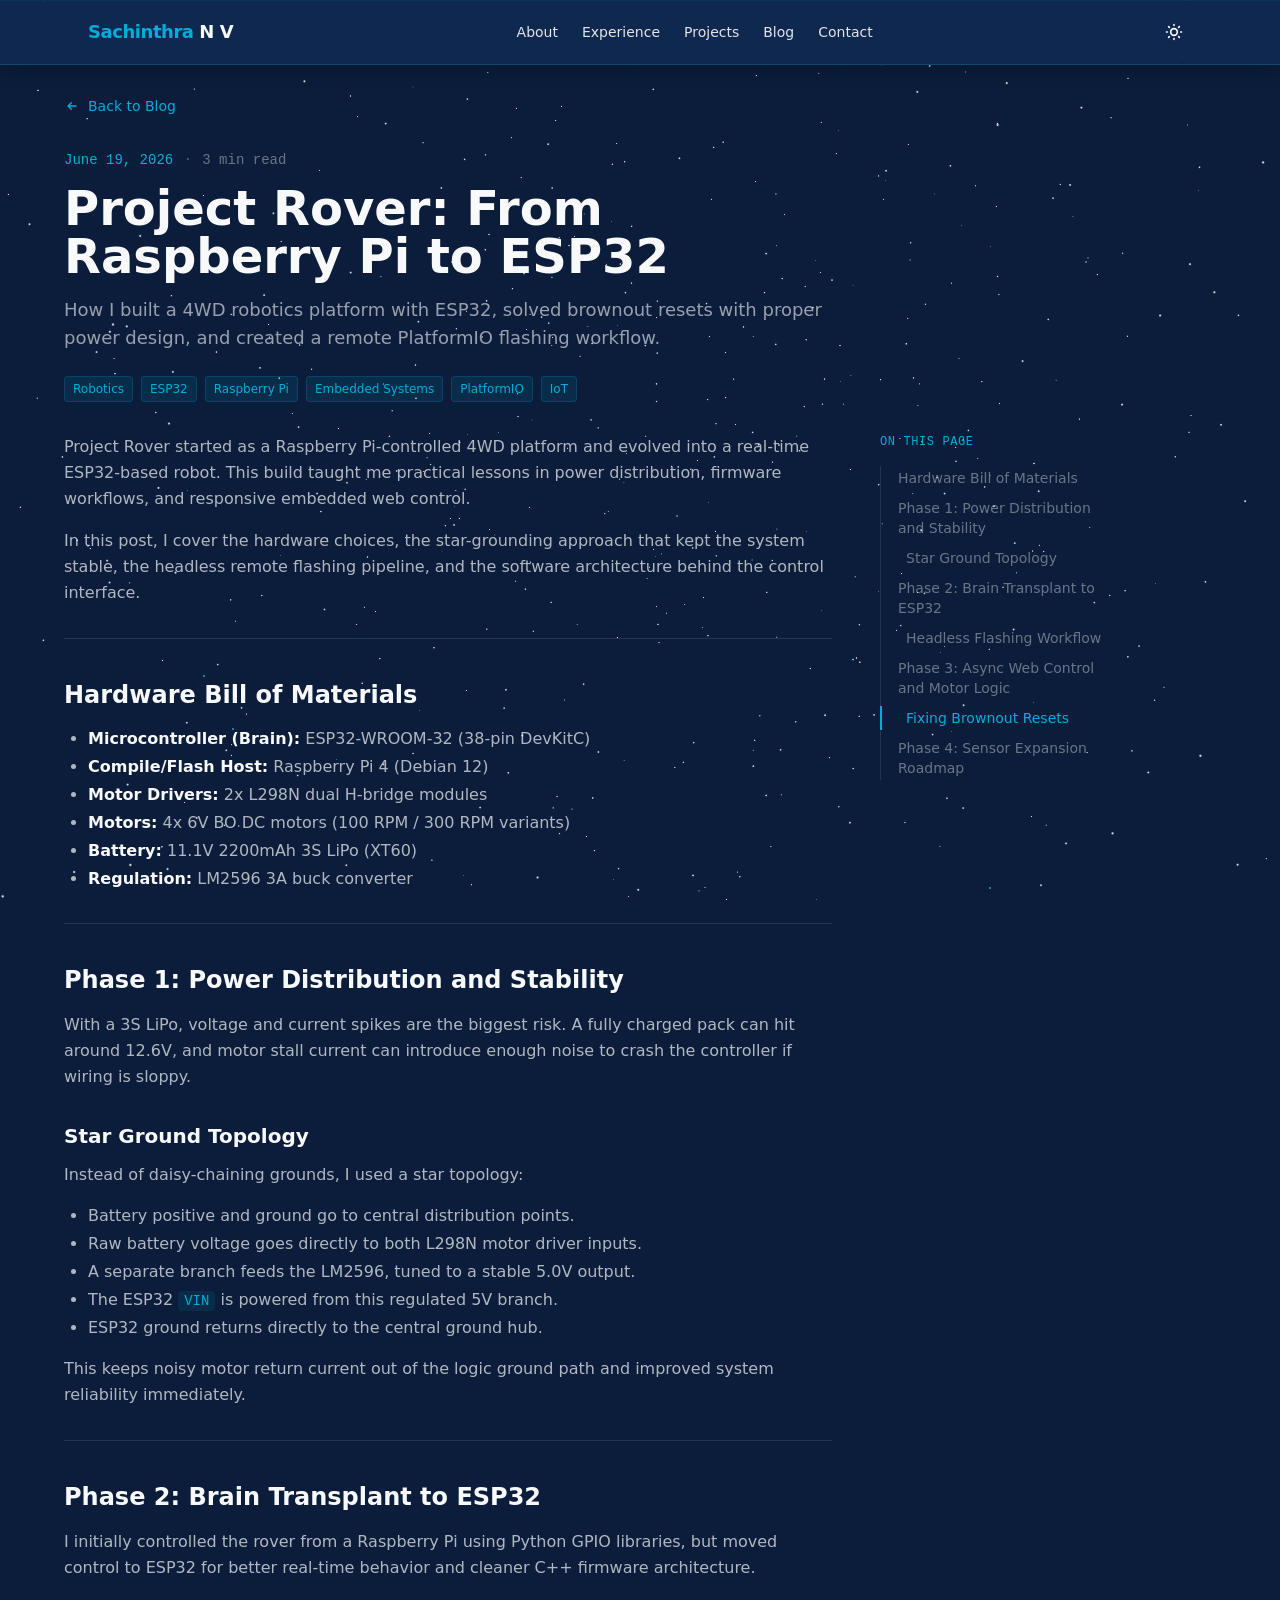
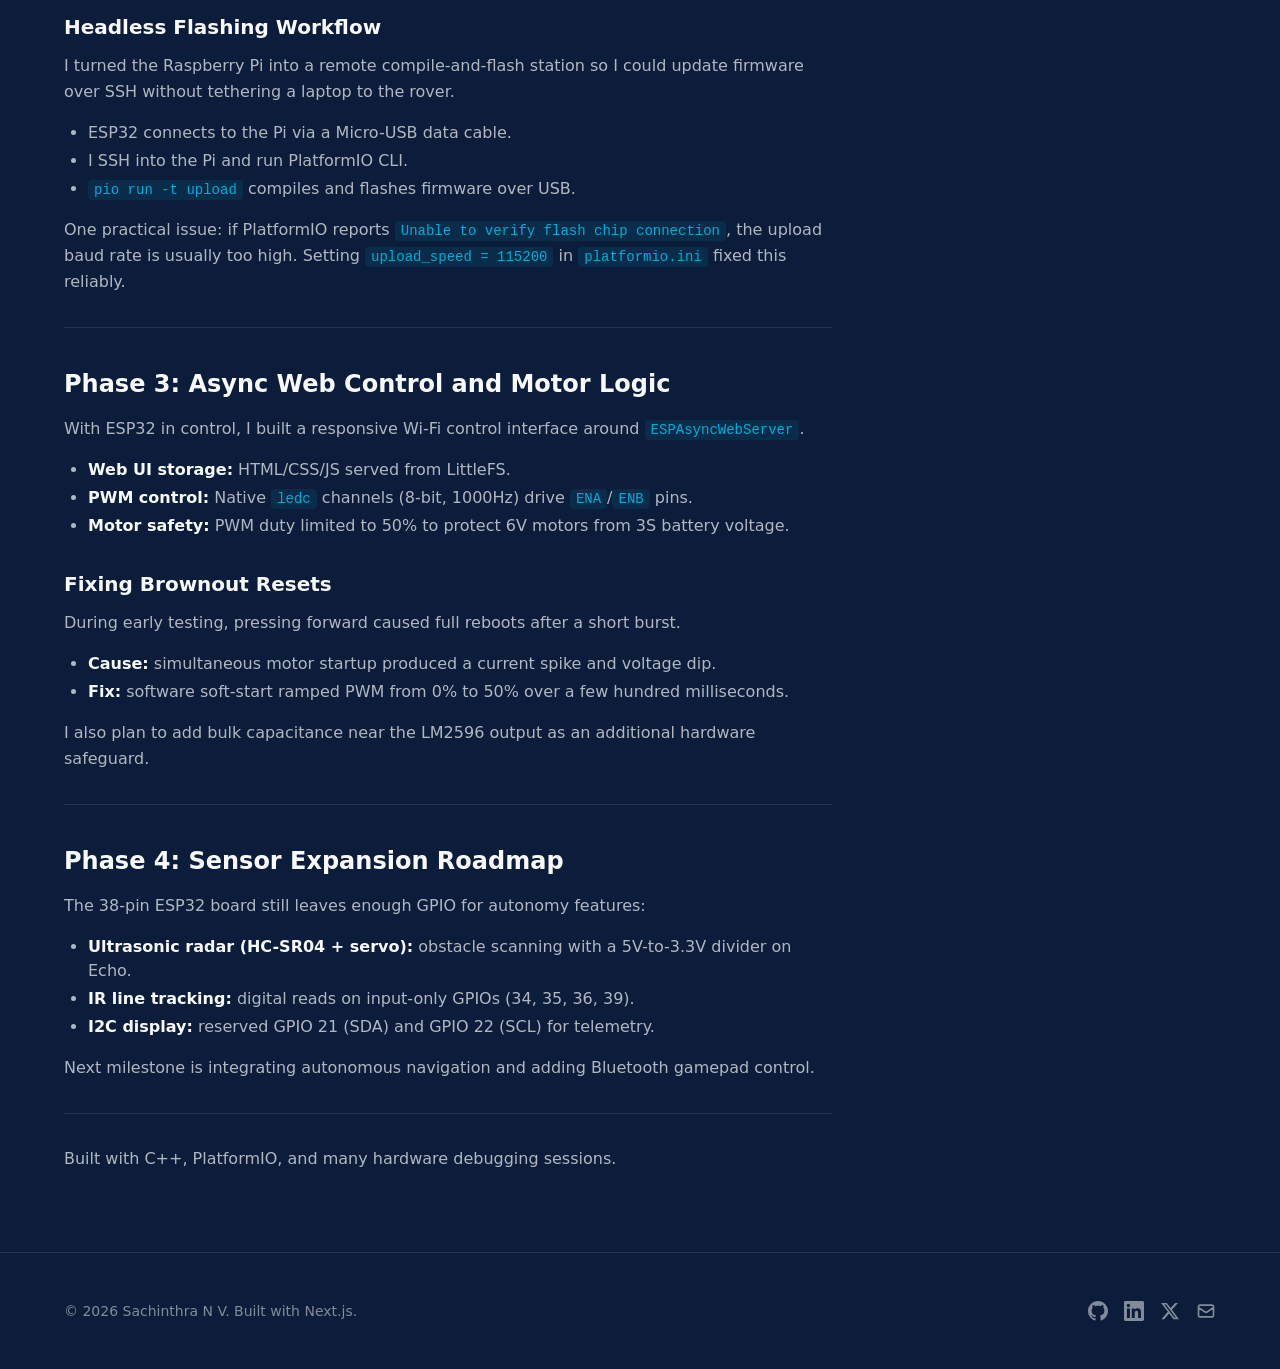
<file: blog/project-rover.html>
<!DOCTYPE html><html lang="en"><head><meta charSet="utf-8"/><meta name="viewport" content="width=device-width, initial-scale=1"/><link rel="stylesheet" href="/_next/static/chunks/0yke0j0cekzb3.css" data-precedence="next"/><link rel="preload" as="script" fetchPriority="low" href="/_next/static/chunks/0bzvj__~upo7p.js"/><script src="/_next/static/chunks/12ree0._z0p~g.js" async=""></script><script src="/_next/static/chunks/0n~dq4kpx9xxx.js" async=""></script><script src="/_next/static/chunks/turbopack-17y5s7qqhbxhh.js" async=""></script><script src="/_next/static/chunks/0o8me~6ve4ttd.js" async=""></script><script src="/_next/static/chunks/0dbhjjzl8qfwv.js" async=""></script><script src="/_next/static/chunks/0ygpdco5ejldy.js" async=""></script><script src="/_next/static/chunks/06jefac748n2p.js" async=""></script><title>Project Rover: From Raspberry Pi to ESP32 | Sachinthra N V</title><meta name="description" content="How I built a 4WD robotics platform with ESP32, solved brownout resets with proper power design, and created a remote PlatformIO flashing workflow."/><meta name="author" content="Sachinthra N V"/><meta name="keywords" content="Robotics,ESP32,Raspberry Pi,Embedded Systems,PlatformIO,IoT"/><link rel="canonical" href="https://sachinthra.github.io/blog/project-rover"/><meta property="og:title" content="Project Rover: From Raspberry Pi to ESP32"/><meta property="og:description" content="How I built a 4WD robotics platform with ESP32, solved brownout resets with proper power design, and created a remote PlatformIO flashing workflow."/><meta property="og:type" content="article"/><meta property="article:published_time" content="2026-06-19T18:30:00.000Z"/><meta property="article:tag" content="Robotics"/><meta property="article:tag" content="ESP32"/><meta property="article:tag" content="Raspberry Pi"/><meta property="article:tag" content="Embedded Systems"/><meta property="article:tag" content="PlatformIO"/><meta property="article:tag" content="IoT"/><meta name="twitter:card" content="summary"/><meta name="twitter:title" content="Project Rover: From Raspberry Pi to ESP32"/><meta name="twitter:description" content="How I built a 4WD robotics platform with ESP32, solved brownout resets with proper power design, and created a remote PlatformIO flashing workflow."/><script type="application/ld+json">{"@context":"https://schema.org","@type":"Person","name":"Sachinthra N V","url":"https://sachinthra.github.io","jobTitle":"Software Development Engineer II","worksFor":{"@type":"Organization","name":"Hewlett Packard Enterprise"},"sameAs":["https://github.com/sachinthra","https://linkedin.com/in/sachinthra/","https://x.com/Sachinthra"],"knowsAbout":["Cloud Computing","Go","Python","Docker","Kubernetes","IoT","Raspberry Pi"]}</script><script src="/_next/static/chunks/03~yq9q893hmn.js" noModule=""></script></head><body class="min-h-screen"><div hidden=""><!--$--><!--/$--></div><script>((a,b,c,d,e,f,g,h)=>{let i=document.documentElement,j=["light","dark"];function k(b){var c;(Array.isArray(a)?a:[a]).forEach(a=>{let c="class"===a,d=c&&f?e.map(a=>f[a]||a):e;c?(i.classList.remove(...d),i.classList.add(f&&f[b]?f[b]:b)):i.setAttribute(a,b)}),c=b,h&&j.includes(c)&&(i.style.colorScheme=c)}if(d)k(d);else try{let a=localStorage.getItem(b)||c,d=g&&"system"===a?window.matchMedia("(prefers-color-scheme: dark)").matches?"dark":"light":a;k(d)}catch(a){}})("class","theme","dark",null,["light","dark"],null,true,true)</script><header class="fixed top-0 left-0 right-0 z-50 glass shadow-lg shadow-black/5 dark:shadow-black/20"><div class="max-w-6xl mx-auto px-6 h-16 flex items-center justify-between"><a href="/" class="text-lg font-bold text-cyan tracking-tight">Sachinthra<span class="text-stellar dark:text-stellar text-slate"> N V</span></a><nav class="hidden md:flex items-center gap-6"><a href="/#about" class="text-sm text-slate dark:text-stellar/90 hover:text-cyan transition-colors font-medium">About</a><a href="/#experience" class="text-sm text-slate dark:text-stellar/90 hover:text-cyan transition-colors font-medium">Experience</a><a href="/#projects" class="text-sm text-slate dark:text-stellar/90 hover:text-cyan transition-colors font-medium">Projects</a><a href="/blog" class="text-sm text-slate dark:text-stellar/90 hover:text-cyan transition-colors font-medium">Blog</a><a href="/#contact" class="text-sm text-slate dark:text-stellar/90 hover:text-cyan transition-colors font-medium">Contact</a></nav><div class="hidden md:flex items-center gap-3"><div class="w-9 h-9"></div></div><button class="md:hidden w-9 h-9 flex items-center justify-center text-slate dark:text-stellar" aria-label="Toggle menu"><svg class="w-5 h-5" fill="none" viewBox="0 0 24 24" stroke="currentColor" stroke-width="2"><path stroke-linecap="round" stroke-linejoin="round" d="M4 6h16M4 12h16M4 18h16"></path></svg></button></div></header><main><script type="application/ld+json">{"@context":"https://schema.org","@type":"BlogPosting","headline":"Project Rover: From Raspberry Pi to ESP32","description":"How I built a 4WD robotics platform with ESP32, solved brownout resets with proper power design, and created a remote PlatformIO flashing workflow.","datePublished":"2026-06-19T18:30:00.000Z","author":{"@type":"Person","name":"Sachinthra N V","url":"https://sachinthra.github.io"},"url":"https://sachinthra.github.io/blog/project-rover","keywords":"Robotics, ESP32, Raspberry Pi, Embedded Systems, PlatformIO, IoT"}</script><!--$!--><template data-dgst="BAILOUT_TO_CLIENT_SIDE_RENDERING"></template><!--/$--><article class="pt-24 pb-16 px-6"><div class="max-w-6xl mx-auto"><div class="max-w-3xl" style="opacity:0;transform:translateY(20px)"><a href="/blog" class="inline-flex items-center gap-2 text-sm text-cyan hover:text-cyan-light transition-colors mb-8"><svg class="w-4 h-4" fill="none" viewBox="0 0 24 24" stroke="currentColor" stroke-width="2"><path stroke-linecap="round" stroke-linejoin="round" d="M11 17l-5-5m0 0l5-5m-5 5h12"></path></svg>Back to Blog</a><div class="flex items-center gap-3 mb-3"><time class="text-sm text-cyan font-mono">June 20, 2026</time><span class="text-slate-lighter dark:text-stellar/30">·</span><span class="text-sm text-slate-light dark:text-stellar/40 font-mono">3<!-- --> min read</span></div><h1 class="text-3xl md:text-5xl font-bold text-slate dark:text-stellar mb-4">Project Rover: From Raspberry Pi to ESP32</h1><p class="text-lg text-slate-light dark:text-stellar/60 mb-6">How I built a 4WD robotics platform with ESP32, solved brownout resets with proper power design, and created a remote PlatformIO flashing workflow.</p><div class="flex flex-wrap gap-2 mb-8"><span class="text-xs px-2 py-1 rounded bg-cyan/10 text-cyan border border-cyan/20">Robotics</span><span class="text-xs px-2 py-1 rounded bg-cyan/10 text-cyan border border-cyan/20">ESP32</span><span class="text-xs px-2 py-1 rounded bg-cyan/10 text-cyan border border-cyan/20">Raspberry Pi</span><span class="text-xs px-2 py-1 rounded bg-cyan/10 text-cyan border border-cyan/20">Embedded Systems</span><span class="text-xs px-2 py-1 rounded bg-cyan/10 text-cyan border border-cyan/20">PlatformIO</span><span class="text-xs px-2 py-1 rounded bg-cyan/10 text-cyan border border-cyan/20">IoT</span></div></div><div class="flex gap-12"><div class="max-w-3xl flex-1 min-w-0"><div style="opacity:0"><div class="prose prose-invert max-w-none [&amp;_h2]:text-slate dark:[&amp;_h2]:text-stellar [&amp;_h2]:text-2xl [&amp;_h2]:font-bold [&amp;_h2]:mt-10 [&amp;_h2]:mb-4 [&amp;_h2]:scroll-mt-24 [&amp;_h3]:text-slate dark:[&amp;_h3]:text-stellar [&amp;_h3]:text-xl [&amp;_h3]:font-semibold [&amp;_h3]:mt-8 [&amp;_h3]:mb-3 [&amp;_h3]:scroll-mt-24 [&amp;_p]:text-slate-light dark:[&amp;_p]:text-stellar/70 [&amp;_p]:leading-relaxed [&amp;_p]:mb-4 [&amp;_strong]:text-slate dark:[&amp;_strong]:text-stellar [&amp;_a]:text-cyan [&amp;_a]:no-underline hover:[&amp;_a]:underline [&amp;_code]:text-cyan [&amp;_code]:bg-cyan/10 [&amp;_code]:px-1.5 [&amp;_code]:py-0.5 [&amp;_code]:rounded [&amp;_code]:text-sm [&amp;_pre]:bg-orbit-light [&amp;_pre]:border [&amp;_pre]:border-white/10 [&amp;_pre]:rounded-xl [&amp;_pre]:p-4 [&amp;_pre_code]:bg-transparent [&amp;_pre_code]:p-0 [&amp;_li]:text-slate-light dark:[&amp;_li]:text-stellar/70 [&amp;_img]:rounded-xl [&amp;_img]:border [&amp;_img]:border-white/10 [&amp;_hr]:border-white/10">
<p>Project Rover started as a Raspberry Pi-controlled 4WD platform and evolved into a real-time ESP32-based robot. This build taught me practical lessons in power distribution, firmware workflows, and responsive embedded web control.</p>

<p>In this post, I cover the hardware choices, the star-grounding approach that kept the system stable, the headless remote flashing pipeline, and the software architecture behind the control interface.</p>

<hr class="border-white/10 my-8" />

<h2 id="hardware-bill-of-materials">Hardware Bill of Materials</h2>

<ul class="list-disc pl-6 space-y-1 my-4"><li><strong>Microcontroller (Brain):</strong> ESP32-WROOM-32 (38-pin DevKitC)</li>
<li><strong>Compile/Flash Host:</strong> Raspberry Pi 4 (Debian 12)</li>
<li><strong>Motor Drivers:</strong> 2x L298N dual H-bridge modules</li>
<li><strong>Motors:</strong> 4x 6V BO DC motors (100 RPM / 300 RPM variants)</li>
<li><strong>Battery:</strong> 11.1V 2200mAh 3S LiPo (XT60)</li>
<li><strong>Regulation:</strong> LM2596 3A buck converter</li>
</ul>
<hr class="border-white/10 my-8" />

<h2 id="phase-1-power-distribution-and-stability">Phase 1: Power Distribution and Stability</h2>

<p>With a 3S LiPo, voltage and current spikes are the biggest risk. A fully charged pack can hit around 12.6V, and motor stall current can introduce enough noise to crash the controller if wiring is sloppy.</p>

<h3 id="star-ground-topology">Star Ground Topology</h3>

<p>Instead of daisy-chaining grounds, I used a star topology:</p>

<ul class="list-disc pl-6 space-y-1 my-4"><li>Battery positive and ground go to central distribution points.</li>
<li>Raw battery voltage goes directly to both L298N motor driver inputs.</li>
<li>A separate branch feeds the LM2596, tuned to a stable 5.0V output.</li>
<li>The ESP32 <code>VIN</code> is powered from this regulated 5V branch.</li>
<li>ESP32 ground returns directly to the central ground hub.</li>
</ul>
<p>This keeps noisy motor return current out of the logic ground path and improved system reliability immediately.</p>

<hr class="border-white/10 my-8" />

<h2 id="phase-2-brain-transplant-to-esp32">Phase 2: Brain Transplant to ESP32</h2>

<p>I initially controlled the rover from a Raspberry Pi using Python GPIO libraries, but moved control to ESP32 for better real-time behavior and cleaner C++ firmware architecture.</p>

<h3 id="headless-flashing-workflow">Headless Flashing Workflow</h3>

<p>I turned the Raspberry Pi into a remote compile-and-flash station so I could update firmware over SSH without tethering a laptop to the rover.</p>

<ul class="list-disc pl-6 space-y-1 my-4"><li>ESP32 connects to the Pi via a Micro-USB data cable.</li>
<li>I SSH into the Pi and run PlatformIO CLI.</li>
<li><code>pio run -t upload</code> compiles and flashes firmware over USB.</li>
</ul>
<p>One practical issue: if PlatformIO reports <code>Unable to verify flash chip connection</code>, the upload baud rate is usually too high. Setting <code>upload_speed = 115200</code> in <code>platformio.ini</code> fixed this reliably.</p>

<hr class="border-white/10 my-8" />

<h2 id="phase-3-async-web-control-and-motor-logic">Phase 3: Async Web Control and Motor Logic</h2>

<p>With ESP32 in control, I built a responsive Wi-Fi control interface around <code>ESPAsyncWebServer</code>.</p>

<ul class="list-disc pl-6 space-y-1 my-4"><li><strong>Web UI storage:</strong> HTML/CSS/JS served from LittleFS.</li>
<li><strong>PWM control:</strong> Native <code>ledc</code> channels (8-bit, 1000Hz) drive <code>ENA</code>/<code>ENB</code> pins.</li>
<li><strong>Motor safety:</strong> PWM duty limited to 50% to protect 6V motors from 3S battery voltage.</li>
</ul>
<h3 id="fixing-brownout-resets">Fixing Brownout Resets</h3>

<p>During early testing, pressing forward caused full reboots after a short burst.</p>

<ul class="list-disc pl-6 space-y-1 my-4"><li><strong>Cause:</strong> simultaneous motor startup produced a current spike and voltage dip.</li>
<li><strong>Fix:</strong> software soft-start ramped PWM from 0% to 50% over a few hundred milliseconds.</li>
</ul>
<p>I also plan to add bulk capacitance near the LM2596 output as an additional hardware safeguard.</p>

<hr class="border-white/10 my-8" />

<h2 id="phase-4-sensor-expansion-roadmap">Phase 4: Sensor Expansion Roadmap</h2>

<p>The 38-pin ESP32 board still leaves enough GPIO for autonomy features:</p>

<ul class="list-disc pl-6 space-y-1 my-4"><li><strong>Ultrasonic radar (HC-SR04 + servo):</strong> obstacle scanning with a 5V-to-3.3V divider on Echo.</li>
<li><strong>IR line tracking:</strong> digital reads on input-only GPIOs (34, 35, 36, 39).</li>
<li><strong>I2C display:</strong> reserved GPIO 21 (SDA) and GPIO 22 (SCL) for telemetry.</li>
</ul>
<p>Next milestone is integrating autonomous navigation and adding Bluetooth gamepad control.</p>

<hr class="border-white/10 my-8" />

<p>Built with C++, PlatformIO, and many hardware debugging sessions.</p>
</div></div></div><aside class="hidden xl:block w-56 shrink-0"><nav class="sticky top-24" aria-label="Table of contents"><h3 class="text-xs font-mono text-cyan uppercase tracking-wider mb-4">On this page</h3><ul class="space-y-1.5 border-l border-white/10"><li><a href="#hardware-bill-of-materials" class="block text-sm py-0.5 transition-colors duration-200 border-l-2 -ml-px
                pl-4
                border-transparent text-slate-light dark:text-stellar/40 hover:text-cyan hover:border-cyan/30">Hardware Bill of Materials</a></li><li><a href="#phase-1-power-distribution-and-stability" class="block text-sm py-0.5 transition-colors duration-200 border-l-2 -ml-px
                pl-4
                border-transparent text-slate-light dark:text-stellar/40 hover:text-cyan hover:border-cyan/30">Phase 1: Power Distribution and Stability</a></li><li><a href="#star-ground-topology" class="block text-sm py-0.5 transition-colors duration-200 border-l-2 -ml-px
                pl-6
                border-transparent text-slate-light dark:text-stellar/40 hover:text-cyan hover:border-cyan/30">Star Ground Topology</a></li><li><a href="#phase-2-brain-transplant-to-esp32" class="block text-sm py-0.5 transition-colors duration-200 border-l-2 -ml-px
                pl-4
                border-transparent text-slate-light dark:text-stellar/40 hover:text-cyan hover:border-cyan/30">Phase 2: Brain Transplant to ESP32</a></li><li><a href="#headless-flashing-workflow" class="block text-sm py-0.5 transition-colors duration-200 border-l-2 -ml-px
                pl-6
                border-transparent text-slate-light dark:text-stellar/40 hover:text-cyan hover:border-cyan/30">Headless Flashing Workflow</a></li><li><a href="#phase-3-async-web-control-and-motor-logic" class="block text-sm py-0.5 transition-colors duration-200 border-l-2 -ml-px
                pl-4
                border-transparent text-slate-light dark:text-stellar/40 hover:text-cyan hover:border-cyan/30">Phase 3: Async Web Control and Motor Logic</a></li><li><a href="#fixing-brownout-resets" class="block text-sm py-0.5 transition-colors duration-200 border-l-2 -ml-px
                pl-6
                border-transparent text-slate-light dark:text-stellar/40 hover:text-cyan hover:border-cyan/30">Fixing Brownout Resets</a></li><li><a href="#phase-4-sensor-expansion-roadmap" class="block text-sm py-0.5 transition-colors duration-200 border-l-2 -ml-px
                pl-4
                border-transparent text-slate-light dark:text-stellar/40 hover:text-cyan hover:border-cyan/30">Phase 4: Sensor Expansion Roadmap</a></li></ul></nav></aside></div></div></article><!--$--><!--/$--></main><footer class="border-t border-white/10 py-12 px-6"><div class="max-w-6xl mx-auto flex flex-col md:flex-row items-center justify-between gap-6"><div class="text-sm text-slate-light dark:text-stellar/50">© <!-- -->2026<!-- --> Sachinthra N V. Built with Next.js.</div><div class="flex items-center gap-4"><a href="https://github.com/sachinthra" target="_blank" rel="noopener noreferrer" class="text-slate-light dark:text-stellar/50 hover:text-cyan transition-colors" aria-label="GitHub"><svg class="w-5 h-5" viewBox="0 0 24 24" fill="currentColor"><path d="M12 0c-6.626 0-12 5.373-12 12 0 5.302 3.438 9.8 8.207 11.387.599.111.793-.261.793-.577v-2.234c-3.338.726-4.033-1.416-4.033-1.416-.546-1.387-1.333-1.756-1.333-1.756-1.089-.745.083-.729.083-.729 1.205.084 1.839 1.237 1.839 1.237 1.07 1.834 2.807 1.304 3.492.997.107-.775.418-1.305.762-1.604-2.665-.305-5.467-1.334-5.467-5.931 0-1.311.469-2.381 1.236-3.221-.124-.303-.535-1.524.117-3.176 0 0 1.008-.322 3.301 1.23.957-.266 1.983-.399 3.003-.404 1.02.005 2.047.138 3.006.404 2.291-1.552 3.297-1.23 3.297-1.23.653 1.653.242 2.874.118 3.176.77.84 1.235 1.911 1.235 3.221 0 4.609-2.807 5.624-5.479 5.921.43.372.823 1.102.823 2.222v3.293c0 .319.192.694.801.576 4.765-1.589 8.199-6.086 8.199-11.386 0-6.627-5.373-12-12-12z"></path></svg></a><a href="https://linkedin.com/in/sachinthra/" target="_blank" rel="noopener noreferrer" class="text-slate-light dark:text-stellar/50 hover:text-cyan transition-colors" aria-label="LinkedIn"><svg class="w-5 h-5" viewBox="0 0 24 24" fill="currentColor"><path d="M20.447 20.452h-3.554v-5.569c0-1.328-.027-3.037-1.852-3.037-1.853 0-2.136 1.445-2.136 2.939v5.667H9.351V9h3.414v1.561h.046c.477-.9 1.637-1.85 3.37-1.85 3.601 0 4.267 2.37 4.267 5.455v6.286zM5.337 7.433c-1.144 0-2.063-.926-2.063-2.065 0-1.138.92-2.063 2.063-2.063 1.14 0 2.064.925 2.064 2.063 0 1.139-.925 2.065-2.064 2.065zm1.782 13.019H3.555V9h3.564v11.452zM22.225 0H1.771C.792 0 0 .774 0 1.729v20.542C0 23.227.792 24 1.771 24h20.451C23.2 24 24 23.227 24 22.271V1.729C24 .774 23.2 0 22.222 0h.003z"></path></svg></a><a href="https://x.com/Sachinthra" target="_blank" rel="noopener noreferrer" class="text-slate-light dark:text-stellar/50 hover:text-cyan transition-colors" aria-label="X"><svg class="w-5 h-5" viewBox="0 0 24 24" fill="currentColor"><path d="M18.244 2.25h3.308l-7.227 8.26 8.502 11.24H16.17l-5.214-6.817L4.99 21.75H1.68l7.73-8.835L1.254 2.25H8.08l4.713 6.231zm-1.161 17.52h1.833L7.084 4.126H5.117z"></path></svg></a><a href="mailto:sachinthranv@gmail.com" target="_blank" rel="noopener noreferrer" class="text-slate-light dark:text-stellar/50 hover:text-cyan transition-colors" aria-label="Email"><svg class="w-5 h-5" viewBox="0 0 24 24" fill="none" stroke="currentColor" stroke-width="2"><path stroke-linecap="round" stroke-linejoin="round" d="M3 8l7.89 5.26a2 2 0 002.22 0L21 8M5 19h14a2 2 0 002-2V7a2 2 0 00-2-2H5a2 2 0 00-2 2v10a2 2 0 002 2z"></path></svg></a></div></div></footer><script src="/_next/static/chunks/0bzvj__~upo7p.js" id="_R_" async=""></script><script>(self.__next_f=self.__next_f||[]).push([0])</script><script>self.__next_f.push([1,"1:\"$Sreact.fragment\"\n2:I[54065,[\"/_next/static/chunks/0o8me~6ve4ttd.js\",\"/_next/static/chunks/0dbhjjzl8qfwv.js\"],\"ThemeProvider\"]\n3:I[2971,[\"/_next/static/chunks/0o8me~6ve4ttd.js\",\"/_next/static/chunks/0dbhjjzl8qfwv.js\"],\"default\"]\n4:I[39756,[\"/_next/static/chunks/0o8me~6ve4ttd.js\",\"/_next/static/chunks/0dbhjjzl8qfwv.js\"],\"default\"]\n5:I[37457,[\"/_next/static/chunks/0o8me~6ve4ttd.js\",\"/_next/static/chunks/0dbhjjzl8qfwv.js\"],\"default\"]\n6:I[13642,[\"/_next/static/chunks/0o8me~6ve4ttd.js\",\"/_next/static/chunks/0dbhjjzl8qfwv.js\"],\"default\"]\n8:I[97367,[\"/_next/static/chunks/0o8me~6ve4ttd.js\",\"/_next/static/chunks/0dbhjjzl8qfwv.js\"],\"OutletBoundary\"]\n9:\"$Sreact.suspense\"\nc:I[97367,[\"/_next/static/chunks/0o8me~6ve4ttd.js\",\"/_next/static/chunks/0dbhjjzl8qfwv.js\"],\"ViewportBoundary\"]\ne:I[97367,[\"/_next/static/chunks/0o8me~6ve4ttd.js\",\"/_next/static/chunks/0dbhjjzl8qfwv.js\"],\"MetadataBoundary\"]\n10:I[68027,[\"/_next/static/chunks/0o8me~6ve4ttd.js\",\"/_next/static/chunks/0dbhjjzl8qfwv.js\"],\"default\",1]\n:HL[\"/_next/static/chunks/0yke0j0cekzb3.css\",\"style\"]\n"])</script><script>self.__next_f.push([1,"0:{\"P\":null,\"c\":[\"\",\"blog\",\"project-rover\"],\"q\":\"\",\"i\":false,\"f\":[[[\"\",{\"children\":[\"blog\",{\"children\":[[\"slug\",\"project-rover\",\"d\",null],{\"children\":[\"__PAGE__\",{}]}]}]},\"$undefined\",\"$undefined\",16],[[\"$\",\"$1\",\"c\",{\"children\":[[[\"$\",\"link\",\"0\",{\"rel\":\"stylesheet\",\"href\":\"/_next/static/chunks/0yke0j0cekzb3.css\",\"precedence\":\"next\",\"crossOrigin\":\"$undefined\",\"nonce\":\"$undefined\"}],[\"$\",\"script\",\"script-0\",{\"src\":\"/_next/static/chunks/0o8me~6ve4ttd.js\",\"async\":true,\"nonce\":\"$undefined\"}],[\"$\",\"script\",\"script-1\",{\"src\":\"/_next/static/chunks/0dbhjjzl8qfwv.js\",\"async\":true,\"nonce\":\"$undefined\"}]],[\"$\",\"html\",null,{\"lang\":\"en\",\"suppressHydrationWarning\":true,\"children\":[[\"$\",\"head\",null,{\"children\":[\"$\",\"script\",null,{\"type\":\"application/ld+json\",\"dangerouslySetInnerHTML\":{\"__html\":\"{\\\"@context\\\":\\\"https://schema.org\\\",\\\"@type\\\":\\\"Person\\\",\\\"name\\\":\\\"Sachinthra N V\\\",\\\"url\\\":\\\"https://sachinthra.github.io\\\",\\\"jobTitle\\\":\\\"Software Development Engineer II\\\",\\\"worksFor\\\":{\\\"@type\\\":\\\"Organization\\\",\\\"name\\\":\\\"Hewlett Packard Enterprise\\\"},\\\"sameAs\\\":[\\\"https://github.com/sachinthra\\\",\\\"https://linkedin.com/in/sachinthra/\\\",\\\"https://x.com/Sachinthra\\\"],\\\"knowsAbout\\\":[\\\"Cloud Computing\\\",\\\"Go\\\",\\\"Python\\\",\\\"Docker\\\",\\\"Kubernetes\\\",\\\"IoT\\\",\\\"Raspberry Pi\\\"]}\"}}]}],[\"$\",\"body\",null,{\"className\":\"min-h-screen\",\"children\":[\"$\",\"$L2\",null,{\"children\":[[\"$\",\"$L3\",null,{}],[\"$\",\"main\",null,{\"children\":[\"$\",\"$L4\",null,{\"parallelRouterKey\":\"children\",\"error\":\"$undefined\",\"errorStyles\":\"$undefined\",\"errorScripts\":\"$undefined\",\"template\":[\"$\",\"$L5\",null,{}],\"templateStyles\":\"$undefined\",\"templateScripts\":\"$undefined\",\"notFound\":[[[\"$\",\"title\",null,{\"children\":\"404: This page could not be found.\"}],[\"$\",\"div\",null,{\"style\":{\"fontFamily\":\"system-ui,\\\"Segoe UI\\\",Roboto,Helvetica,Arial,sans-serif,\\\"Apple Color Emoji\\\",\\\"Segoe UI Emoji\\\"\",\"height\":\"100vh\",\"textAlign\":\"center\",\"display\":\"flex\",\"flexDirection\":\"column\",\"alignItems\":\"center\",\"justifyContent\":\"center\"},\"children\":[\"$\",\"div\",null,{\"children\":[[\"$\",\"style\",null,{\"dangerouslySetInnerHTML\":{\"__html\":\"body{color:#000;background:#fff;margin:0}.next-error-h1{border-right:1px solid rgba(0,0,0,.3)}@media (prefers-color-scheme:dark){body{color:#fff;background:#000}.next-error-h1{border-right:1px solid rgba(255,255,255,.3)}}\"}}],[\"$\",\"h1\",null,{\"className\":\"next-error-h1\",\"style\":{\"display\":\"inline-block\",\"margin\":\"0 20px 0 0\",\"padding\":\"0 23px 0 0\",\"fontSize\":24,\"fontWeight\":500,\"verticalAlign\":\"top\",\"lineHeight\":\"49px\"},\"children\":404}],[\"$\",\"div\",null,{\"style\":{\"display\":\"inline-block\"},\"children\":[\"$\",\"h2\",null,{\"style\":{\"fontSize\":14,\"fontWeight\":400,\"lineHeight\":\"49px\",\"margin\":0},\"children\":\"This page could not be found.\"}]}]]}]}]],[]],\"forbidden\":\"$undefined\",\"unauthorized\":\"$undefined\"}]}],[\"$\",\"$L6\",null,{}]]}]}]]}]]}],{\"children\":[[\"$\",\"$1\",\"c\",{\"children\":[null,[\"$\",\"$L4\",null,{\"parallelRouterKey\":\"children\",\"error\":\"$undefined\",\"errorStyles\":\"$undefined\",\"errorScripts\":\"$undefined\",\"template\":[\"$\",\"$L5\",null,{}],\"templateStyles\":\"$undefined\",\"templateScripts\":\"$undefined\",\"notFound\":\"$undefined\",\"forbidden\":\"$undefined\",\"unauthorized\":\"$undefined\"}]]}],{\"children\":[[\"$\",\"$1\",\"c\",{\"children\":[null,[\"$\",\"$L4\",null,{\"parallelRouterKey\":\"children\",\"error\":\"$undefined\",\"errorStyles\":\"$undefined\",\"errorScripts\":\"$undefined\",\"template\":[\"$\",\"$L5\",null,{}],\"templateStyles\":\"$undefined\",\"templateScripts\":\"$undefined\",\"notFound\":\"$undefined\",\"forbidden\":\"$undefined\",\"unauthorized\":\"$undefined\"}]]}],{\"children\":[[\"$\",\"$1\",\"c\",{\"children\":[\"$L7\",[[\"$\",\"script\",\"script-0\",{\"src\":\"/_next/static/chunks/0ygpdco5ejldy.js\",\"async\":true,\"nonce\":\"$undefined\"}],[\"$\",\"script\",\"script-1\",{\"src\":\"/_next/static/chunks/06jefac748n2p.js\",\"async\":true,\"nonce\":\"$undefined\"}]],[\"$\",\"$L8\",null,{\"children\":[\"$\",\"$9\",null,{\"name\":\"Next.MetadataOutlet\",\"children\":\"$@a\"}]}]]}],{},null,false,null]},null,false,\"$@b\"]},null,false,\"$@b\"]},null,false,null],[\"$\",\"$1\",\"h\",{\"children\":[null,[\"$\",\"$Lc\",null,{\"children\":\"$Ld\"}],[\"$\",\"div\",null,{\"hidden\":true,\"children\":[\"$\",\"$Le\",null,{\"children\":[\"$\",\"$9\",null,{\"name\":\"Next.Metadata\",\"children\":\"$Lf\"}]}]}],null]}],false]],\"m\":\"$undefined\",\"G\":[\"$10\",[[\"$\",\"link\",\"0\",{\"rel\":\"stylesheet\",\"href\":\"/_next/static/chunks/0yke0j0cekzb3.css\",\"precedence\":\"next\",\"crossOrigin\":\"$undefined\",\"nonce\":\"$undefined\"}]]],\"S\":true,\"h\":null,\"s\":\"$undefined\",\"l\":\"$undefined\",\"p\":\"$undefined\",\"d\":\"$undefined\",\"b\":\"VHAfXa7NxkttB1JRizwqy\"}\n"])</script><script>self.__next_f.push([1,"11:[]\nb:\"$W11\"\n"])</script><script>self.__next_f.push([1,"12:I[74021,[\"/_next/static/chunks/0o8me~6ve4ttd.js\",\"/_next/static/chunks/0dbhjjzl8qfwv.js\",\"/_next/static/chunks/0ygpdco5ejldy.js\",\"/_next/static/chunks/06jefac748n2p.js\"],\"default\"]\n13:Te23,"])</script><script>self.__next_f.push([1,"\nProject Rover started as a Raspberry Pi-controlled 4WD platform and evolved into a real-time ESP32-based robot. This build taught me practical lessons in power distribution, firmware workflows, and responsive embedded web control.\n\nIn this post, I cover the hardware choices, the star-grounding approach that kept the system stable, the headless remote flashing pipeline, and the software architecture behind the control interface.\n\n---\n\n## Hardware Bill of Materials\n\n- **Microcontroller (Brain):** ESP32-WROOM-32 (38-pin DevKitC)\n- **Compile/Flash Host:** Raspberry Pi 4 (Debian 12)\n- **Motor Drivers:** 2x L298N dual H-bridge modules\n- **Motors:** 4x 6V BO DC motors (100 RPM / 300 RPM variants)\n- **Battery:** 11.1V 2200mAh 3S LiPo (XT60)\n- **Regulation:** LM2596 3A buck converter\n\n---\n\n## Phase 1: Power Distribution and Stability\n\nWith a 3S LiPo, voltage and current spikes are the biggest risk. A fully charged pack can hit around 12.6V, and motor stall current can introduce enough noise to crash the controller if wiring is sloppy.\n\n### Star Ground Topology\n\nInstead of daisy-chaining grounds, I used a star topology:\n\n1. Battery positive and ground go to central distribution points.\n2. Raw battery voltage goes directly to both L298N motor driver inputs.\n3. A separate branch feeds the LM2596, tuned to a stable 5.0V output.\n4. The ESP32 `VIN` is powered from this regulated 5V branch.\n5. ESP32 ground returns directly to the central ground hub.\n\nThis keeps noisy motor return current out of the logic ground path and improved system reliability immediately.\n\n---\n\n## Phase 2: Brain Transplant to ESP32\n\nI initially controlled the rover from a Raspberry Pi using Python GPIO libraries, but moved control to ESP32 for better real-time behavior and cleaner C++ firmware architecture.\n\n### Headless Flashing Workflow\n\nI turned the Raspberry Pi into a remote compile-and-flash station so I could update firmware over SSH without tethering a laptop to the rover.\n\n1. ESP32 connects to the Pi via a Micro-USB data cable.\n2. I SSH into the Pi and run PlatformIO CLI.\n3. `pio run -t upload` compiles and flashes firmware over USB.\n\nOne practical issue: if PlatformIO reports `Unable to verify flash chip connection`, the upload baud rate is usually too high. Setting `upload_speed = 115200` in `platformio.ini` fixed this reliably.\n\n---\n\n## Phase 3: Async Web Control and Motor Logic\n\nWith ESP32 in control, I built a responsive Wi-Fi control interface around `ESPAsyncWebServer`.\n\n- **Web UI storage:** HTML/CSS/JS served from LittleFS.\n- **PWM control:** Native `ledc` channels (8-bit, 1000Hz) drive `ENA`/`ENB` pins.\n- **Motor safety:** PWM duty limited to 50% to protect 6V motors from 3S battery voltage.\n\n### Fixing Brownout Resets\n\nDuring early testing, pressing forward caused full reboots after a short burst.\n\n- **Cause:** simultaneous motor startup produced a current spike and voltage dip.\n- **Fix:** software soft-start ramped PWM from 0% to 50% over a few hundred milliseconds.\n\nI also plan to add bulk capacitance near the LM2596 output as an additional hardware safeguard.\n\n---\n\n## Phase 4: Sensor Expansion Roadmap\n\nThe 38-pin ESP32 board still leaves enough GPIO for autonomy features:\n\n- **Ultrasonic radar (HC-SR04 + servo):** obstacle scanning with a 5V-to-3.3V divider on Echo.\n- **IR line tracking:** digital reads on input-only GPIOs (34, 35, 36, 39).\n- **I2C display:** reserved GPIO 21 (SDA) and GPIO 22 (SCL) for telemetry.\n\nNext milestone is integrating autonomous navigation and adding Bluetooth gamepad control.\n\n---\n\nBuilt with C++, PlatformIO, and many hardware debugging sessions.\n"])</script><script>self.__next_f.push([1,"7:[[\"$\",\"script\",null,{\"type\":\"application/ld+json\",\"dangerouslySetInnerHTML\":{\"__html\":\"{\\\"@context\\\":\\\"https://schema.org\\\",\\\"@type\\\":\\\"BlogPosting\\\",\\\"headline\\\":\\\"Project Rover: From Raspberry Pi to ESP32\\\",\\\"description\\\":\\\"How I built a 4WD robotics platform with ESP32, solved brownout resets with proper power design, and created a remote PlatformIO flashing workflow.\\\",\\\"datePublished\\\":\\\"2026-06-19T18:30:00.000Z\\\",\\\"author\\\":{\\\"@type\\\":\\\"Person\\\",\\\"name\\\":\\\"Sachinthra N V\\\",\\\"url\\\":\\\"https://sachinthra.github.io\\\"},\\\"url\\\":\\\"https://sachinthra.github.io/blog/project-rover\\\",\\\"keywords\\\":\\\"Robotics, ESP32, Raspberry Pi, Embedded Systems, PlatformIO, IoT\\\"}\"}}],[\"$\",\"$L12\",null,{\"post\":{\"slug\":\"project-rover\",\"title\":\"Project Rover: From Raspberry Pi to ESP32\",\"description\":\"How I built a 4WD robotics platform with ESP32, solved brownout resets with proper power design, and created a remote PlatformIO flashing workflow.\",\"pubDate\":\"2026-06-19T18:30:00.000Z\",\"updatedDate\":\"$undefined\",\"heroImage\":\"$undefined\",\"tags\":[\"Robotics\",\"ESP32\",\"Raspberry Pi\",\"Embedded Systems\",\"PlatformIO\",\"IoT\"],\"content\":\"$13\"}}]]\n"])</script><script>self.__next_f.push([1,"d:[[\"$\",\"meta\",\"0\",{\"charSet\":\"utf-8\"}],[\"$\",\"meta\",\"1\",{\"name\":\"viewport\",\"content\":\"width=device-width, initial-scale=1\"}]]\n"])</script><script>self.__next_f.push([1,"a:null\n"])</script><script>self.__next_f.push([1,"f:[[\"$\",\"title\",\"0\",{\"children\":\"Project Rover: From Raspberry Pi to ESP32 | Sachinthra N V\"}],[\"$\",\"meta\",\"1\",{\"name\":\"description\",\"content\":\"How I built a 4WD robotics platform with ESP32, solved brownout resets with proper power design, and created a remote PlatformIO flashing workflow.\"}],[\"$\",\"meta\",\"2\",{\"name\":\"author\",\"content\":\"Sachinthra N V\"}],[\"$\",\"meta\",\"3\",{\"name\":\"keywords\",\"content\":\"Robotics,ESP32,Raspberry Pi,Embedded Systems,PlatformIO,IoT\"}],[\"$\",\"link\",\"4\",{\"rel\":\"canonical\",\"href\":\"https://sachinthra.github.io/blog/project-rover\"}],[\"$\",\"meta\",\"5\",{\"property\":\"og:title\",\"content\":\"Project Rover: From Raspberry Pi to ESP32\"}],[\"$\",\"meta\",\"6\",{\"property\":\"og:description\",\"content\":\"How I built a 4WD robotics platform with ESP32, solved brownout resets with proper power design, and created a remote PlatformIO flashing workflow.\"}],[\"$\",\"meta\",\"7\",{\"property\":\"og:type\",\"content\":\"article\"}],[\"$\",\"meta\",\"8\",{\"property\":\"article:published_time\",\"content\":\"2026-06-19T18:30:00.000Z\"}],[\"$\",\"meta\",\"9\",{\"property\":\"article:tag\",\"content\":\"Robotics\"}],[\"$\",\"meta\",\"10\",{\"property\":\"article:tag\",\"content\":\"ESP32\"}],[\"$\",\"meta\",\"11\",{\"property\":\"article:tag\",\"content\":\"Raspberry Pi\"}],[\"$\",\"meta\",\"12\",{\"property\":\"article:tag\",\"content\":\"Embedded Systems\"}],[\"$\",\"meta\",\"13\",{\"property\":\"article:tag\",\"content\":\"PlatformIO\"}],[\"$\",\"meta\",\"14\",{\"property\":\"article:tag\",\"content\":\"IoT\"}],[\"$\",\"meta\",\"15\",{\"name\":\"twitter:card\",\"content\":\"summary\"}],[\"$\",\"meta\",\"16\",{\"name\":\"twitter:title\",\"content\":\"Project Rover: From Raspberry Pi to ESP32\"}],[\"$\",\"meta\",\"17\",{\"name\":\"twitter:description\",\"content\":\"How I built a 4WD robotics platform with ESP32, solved brownout resets with proper power design, and created a remote PlatformIO flashing workflow.\"}]]\n"])</script></body></html>
</file>
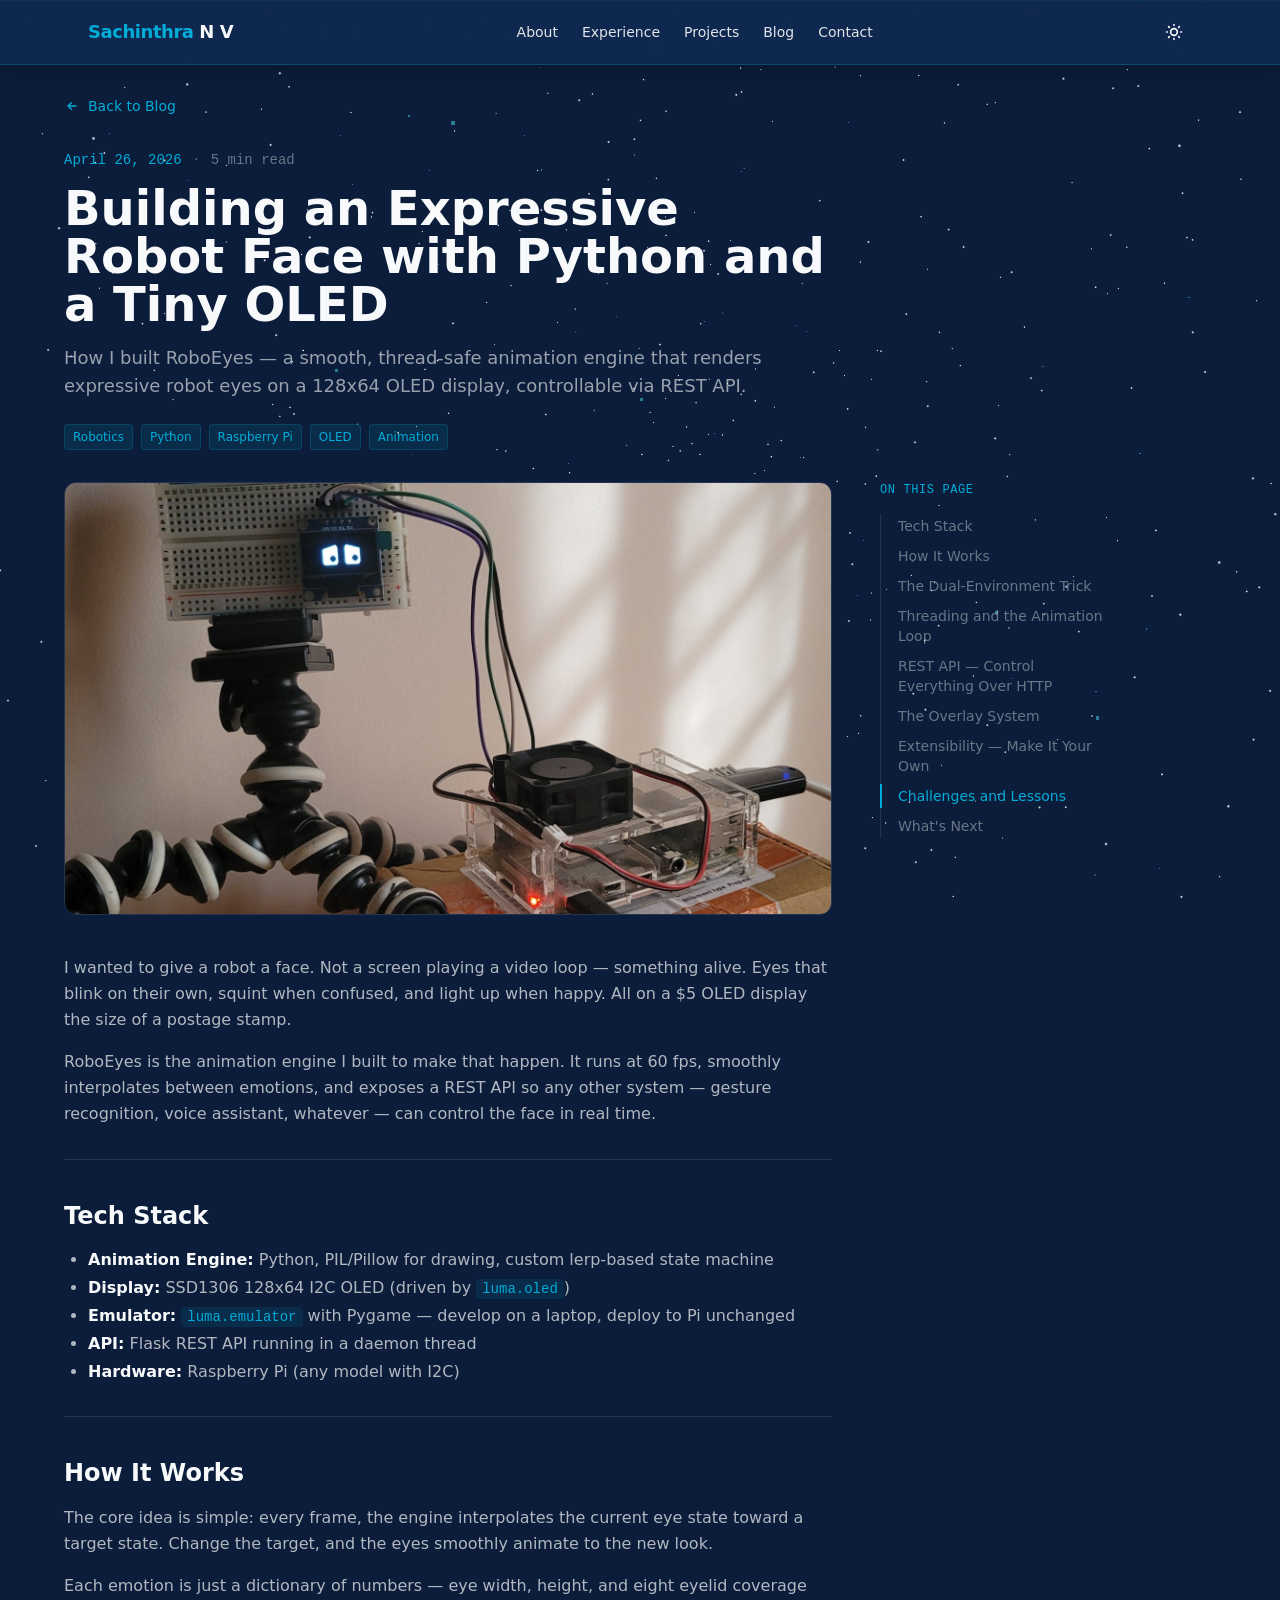
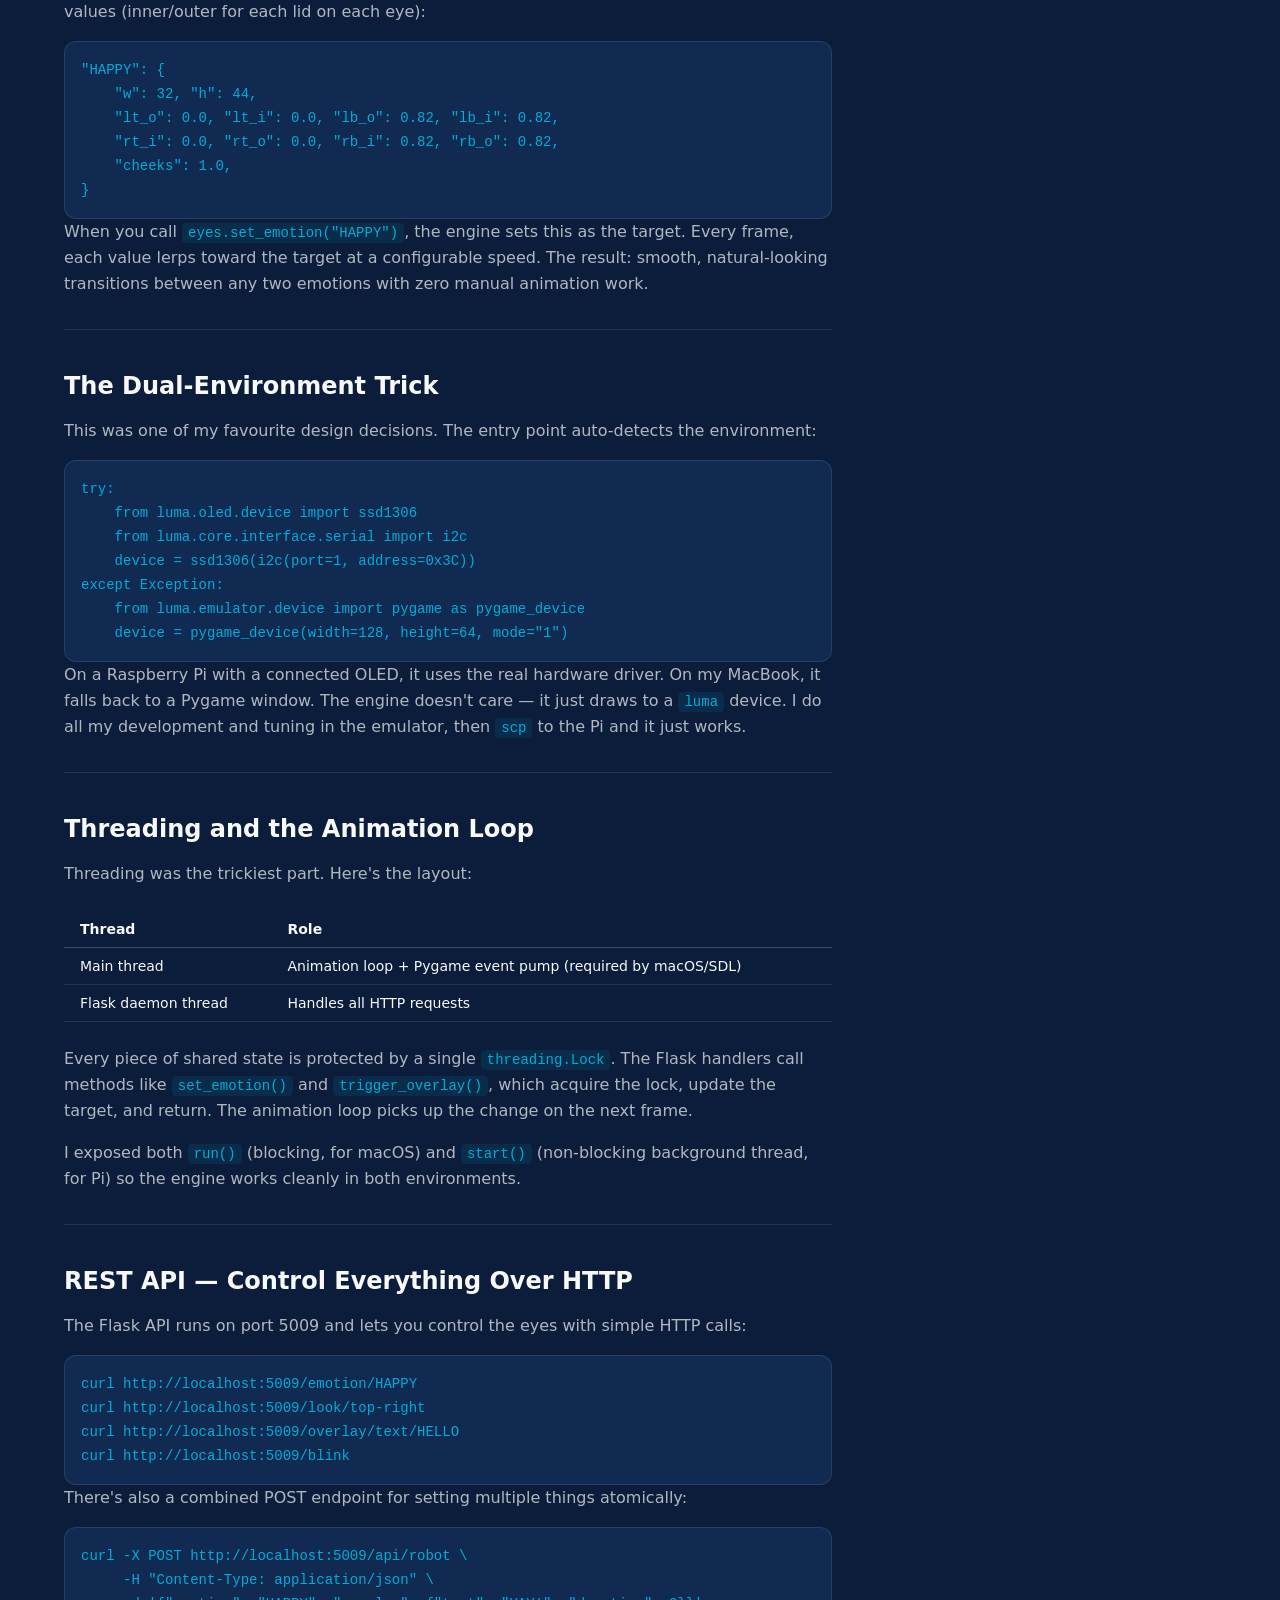
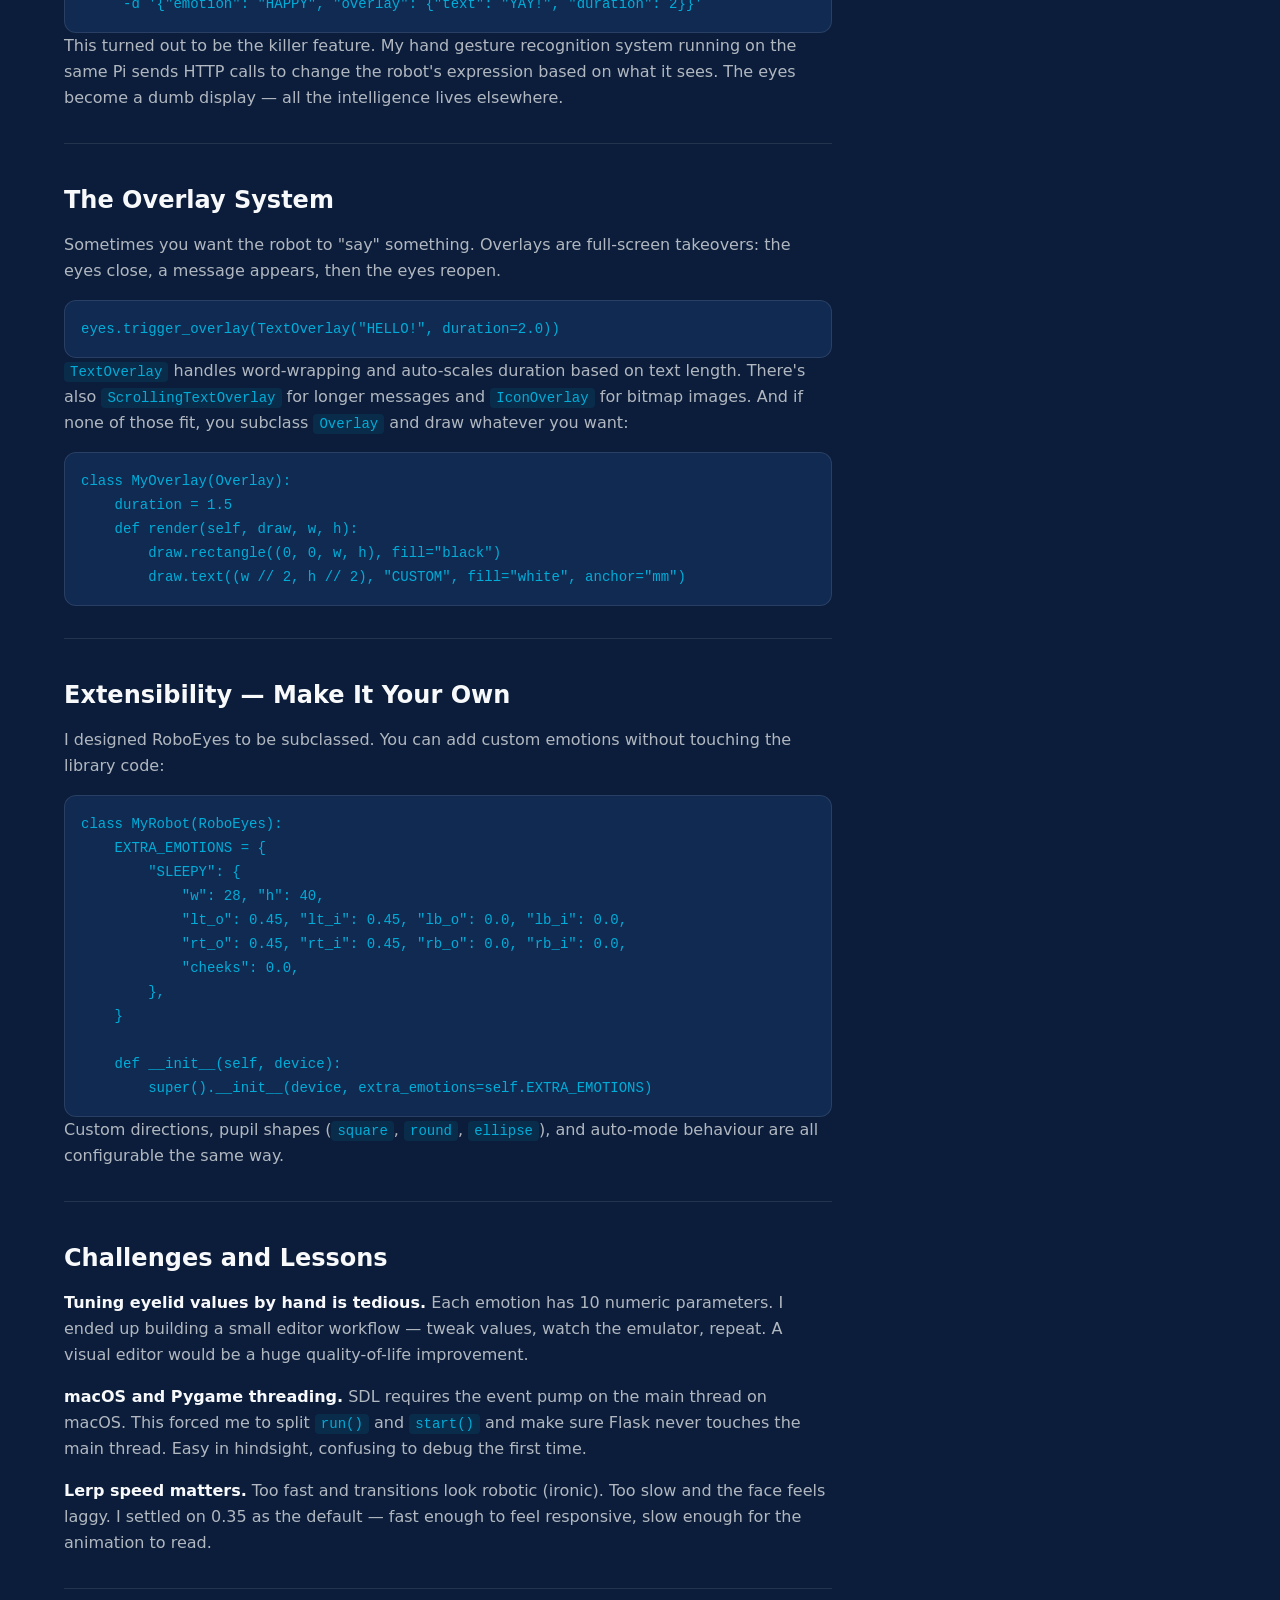
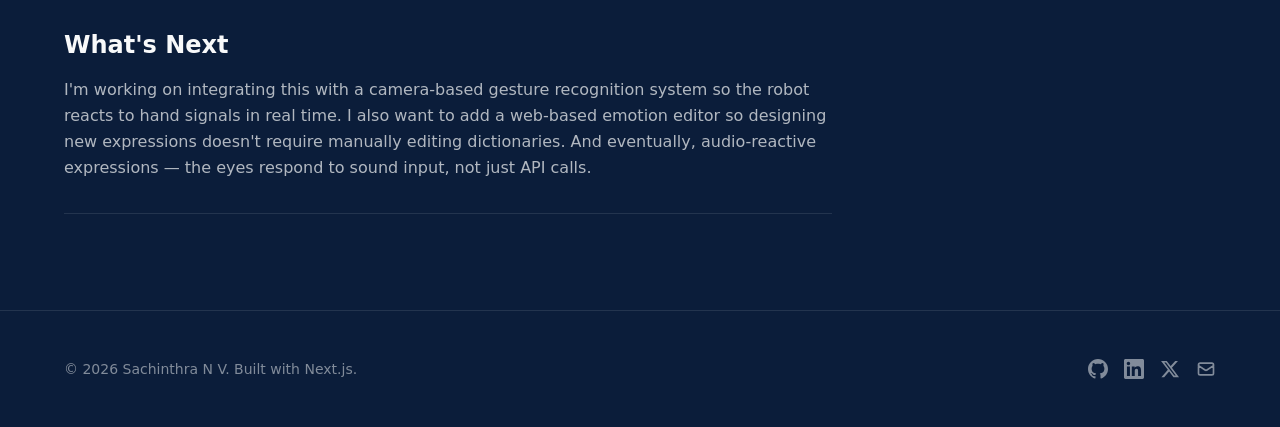
<file: blog/robot-eyes.html>
<!DOCTYPE html><html lang="en"><head><meta charSet="utf-8"/><meta name="viewport" content="width=device-width, initial-scale=1"/><link rel="preload" as="image" href="/images/blog/robot-eyes/robot-eyes-hero.jpeg"/><link rel="stylesheet" href="/_next/static/chunks/0yke0j0cekzb3.css" data-precedence="next"/><link rel="preload" as="script" fetchPriority="low" href="/_next/static/chunks/0bzvj__~upo7p.js"/><script src="/_next/static/chunks/12ree0._z0p~g.js" async=""></script><script src="/_next/static/chunks/0n~dq4kpx9xxx.js" async=""></script><script src="/_next/static/chunks/turbopack-17y5s7qqhbxhh.js" async=""></script><script src="/_next/static/chunks/0o8me~6ve4ttd.js" async=""></script><script src="/_next/static/chunks/0dbhjjzl8qfwv.js" async=""></script><script src="/_next/static/chunks/0ygpdco5ejldy.js" async=""></script><script src="/_next/static/chunks/06jefac748n2p.js" async=""></script><title>Building an Expressive Robot Face with Python and a Tiny OLED | Sachinthra N V</title><meta name="description" content="How I built RoboEyes — a smooth, thread-safe animation engine that renders expressive robot eyes on a 128x64 OLED display, controllable via REST API."/><meta name="author" content="Sachinthra N V"/><meta name="keywords" content="Robotics,Python,Raspberry Pi,OLED,Animation"/><link rel="canonical" href="https://sachinthra.github.io/blog/robot-eyes"/><meta property="og:title" content="Building an Expressive Robot Face with Python and a Tiny OLED"/><meta property="og:description" content="How I built RoboEyes — a smooth, thread-safe animation engine that renders expressive robot eyes on a 128x64 OLED display, controllable via REST API."/><meta property="og:image" content="https://sachinthra.github.io/images/blog/robot-eyes/robot-eyes-hero.jpeg"/><meta property="og:type" content="article"/><meta property="article:published_time" content="2026-04-26T18:30:00.000Z"/><meta property="article:tag" content="Robotics"/><meta property="article:tag" content="Python"/><meta property="article:tag" content="Raspberry Pi"/><meta property="article:tag" content="OLED"/><meta property="article:tag" content="Animation"/><meta name="twitter:card" content="summary_large_image"/><meta name="twitter:title" content="Building an Expressive Robot Face with Python and a Tiny OLED"/><meta name="twitter:description" content="How I built RoboEyes — a smooth, thread-safe animation engine that renders expressive robot eyes on a 128x64 OLED display, controllable via REST API."/><meta name="twitter:image" content="https://sachinthra.github.io/images/blog/robot-eyes/robot-eyes-hero.jpeg"/><script type="application/ld+json">{"@context":"https://schema.org","@type":"Person","name":"Sachinthra N V","url":"https://sachinthra.github.io","jobTitle":"Software Development Engineer II","worksFor":{"@type":"Organization","name":"Hewlett Packard Enterprise"},"sameAs":["https://github.com/sachinthra","https://linkedin.com/in/sachinthra/","https://x.com/Sachinthra"],"knowsAbout":["Cloud Computing","Go","Python","Docker","Kubernetes","IoT","Raspberry Pi"]}</script><script src="/_next/static/chunks/03~yq9q893hmn.js" noModule=""></script></head><body class="min-h-screen"><div hidden=""><!--$--><!--/$--></div><script>((a,b,c,d,e,f,g,h)=>{let i=document.documentElement,j=["light","dark"];function k(b){var c;(Array.isArray(a)?a:[a]).forEach(a=>{let c="class"===a,d=c&&f?e.map(a=>f[a]||a):e;c?(i.classList.remove(...d),i.classList.add(f&&f[b]?f[b]:b)):i.setAttribute(a,b)}),c=b,h&&j.includes(c)&&(i.style.colorScheme=c)}if(d)k(d);else try{let a=localStorage.getItem(b)||c,d=g&&"system"===a?window.matchMedia("(prefers-color-scheme: dark)").matches?"dark":"light":a;k(d)}catch(a){}})("class","theme","dark",null,["light","dark"],null,true,true)</script><header class="fixed top-0 left-0 right-0 z-50 glass shadow-lg shadow-black/5 dark:shadow-black/20"><div class="max-w-6xl mx-auto px-6 h-16 flex items-center justify-between"><a href="/" class="text-lg font-bold text-cyan tracking-tight">Sachinthra<span class="text-stellar dark:text-stellar text-slate"> N V</span></a><nav class="hidden md:flex items-center gap-6"><a href="/#about" class="text-sm text-slate dark:text-stellar/90 hover:text-cyan transition-colors font-medium">About</a><a href="/#experience" class="text-sm text-slate dark:text-stellar/90 hover:text-cyan transition-colors font-medium">Experience</a><a href="/#projects" class="text-sm text-slate dark:text-stellar/90 hover:text-cyan transition-colors font-medium">Projects</a><a href="/blog" class="text-sm text-slate dark:text-stellar/90 hover:text-cyan transition-colors font-medium">Blog</a><a href="/#contact" class="text-sm text-slate dark:text-stellar/90 hover:text-cyan transition-colors font-medium">Contact</a></nav><div class="hidden md:flex items-center gap-3"><div class="w-9 h-9"></div></div><button class="md:hidden w-9 h-9 flex items-center justify-center text-slate dark:text-stellar" aria-label="Toggle menu"><svg class="w-5 h-5" fill="none" viewBox="0 0 24 24" stroke="currentColor" stroke-width="2"><path stroke-linecap="round" stroke-linejoin="round" d="M4 6h16M4 12h16M4 18h16"></path></svg></button></div></header><main><script type="application/ld+json">{"@context":"https://schema.org","@type":"BlogPosting","headline":"Building an Expressive Robot Face with Python and a Tiny OLED","description":"How I built RoboEyes — a smooth, thread-safe animation engine that renders expressive robot eyes on a 128x64 OLED display, controllable via REST API.","datePublished":"2026-04-26T18:30:00.000Z","author":{"@type":"Person","name":"Sachinthra N V","url":"https://sachinthra.github.io"},"url":"https://sachinthra.github.io/blog/robot-eyes","image":"https://sachinthra.github.io/images/blog/robot-eyes/robot-eyes-hero.jpeg","keywords":"Robotics, Python, Raspberry Pi, OLED, Animation"}</script><!--$!--><template data-dgst="BAILOUT_TO_CLIENT_SIDE_RENDERING"></template><!--/$--><article class="pt-24 pb-16 px-6"><div class="max-w-6xl mx-auto"><div class="max-w-3xl" style="opacity:0;transform:translateY(20px)"><a href="/blog" class="inline-flex items-center gap-2 text-sm text-cyan hover:text-cyan-light transition-colors mb-8"><svg class="w-4 h-4" fill="none" viewBox="0 0 24 24" stroke="currentColor" stroke-width="2"><path stroke-linecap="round" stroke-linejoin="round" d="M11 17l-5-5m0 0l5-5m-5 5h12"></path></svg>Back to Blog</a><div class="flex items-center gap-3 mb-3"><time class="text-sm text-cyan font-mono">April 27, 2026</time><span class="text-slate-lighter dark:text-stellar/30">·</span><span class="text-sm text-slate-light dark:text-stellar/40 font-mono">5<!-- --> min read</span></div><h1 class="text-3xl md:text-5xl font-bold text-slate dark:text-stellar mb-4">Building an Expressive Robot Face with Python and a Tiny OLED</h1><p class="text-lg text-slate-light dark:text-stellar/60 mb-6">How I built RoboEyes — a smooth, thread-safe animation engine that renders expressive robot eyes on a 128x64 OLED display, controllable via REST API.</p><div class="flex flex-wrap gap-2 mb-8"><span class="text-xs px-2 py-1 rounded bg-cyan/10 text-cyan border border-cyan/20">Robotics</span><span class="text-xs px-2 py-1 rounded bg-cyan/10 text-cyan border border-cyan/20">Python</span><span class="text-xs px-2 py-1 rounded bg-cyan/10 text-cyan border border-cyan/20">Raspberry Pi</span><span class="text-xs px-2 py-1 rounded bg-cyan/10 text-cyan border border-cyan/20">OLED</span><span class="text-xs px-2 py-1 rounded bg-cyan/10 text-cyan border border-cyan/20">Animation</span></div></div><div class="flex gap-12"><div class="max-w-3xl flex-1 min-w-0"><img src="/images/blog/robot-eyes/robot-eyes-hero.jpeg" alt="Building an Expressive Robot Face with Python and a Tiny OLED" class="w-full rounded-xl mb-10 border border-white/10"/><div style="opacity:0"><div class="prose prose-invert max-w-none [&amp;_h2]:text-slate dark:[&amp;_h2]:text-stellar [&amp;_h2]:text-2xl [&amp;_h2]:font-bold [&amp;_h2]:mt-10 [&amp;_h2]:mb-4 [&amp;_h2]:scroll-mt-24 [&amp;_h3]:text-slate dark:[&amp;_h3]:text-stellar [&amp;_h3]:text-xl [&amp;_h3]:font-semibold [&amp;_h3]:mt-8 [&amp;_h3]:mb-3 [&amp;_h3]:scroll-mt-24 [&amp;_p]:text-slate-light dark:[&amp;_p]:text-stellar/70 [&amp;_p]:leading-relaxed [&amp;_p]:mb-4 [&amp;_strong]:text-slate dark:[&amp;_strong]:text-stellar [&amp;_a]:text-cyan [&amp;_a]:no-underline hover:[&amp;_a]:underline [&amp;_code]:text-cyan [&amp;_code]:bg-cyan/10 [&amp;_code]:px-1.5 [&amp;_code]:py-0.5 [&amp;_code]:rounded [&amp;_code]:text-sm [&amp;_pre]:bg-orbit-light [&amp;_pre]:border [&amp;_pre]:border-white/10 [&amp;_pre]:rounded-xl [&amp;_pre]:p-4 [&amp;_pre_code]:bg-transparent [&amp;_pre_code]:p-0 [&amp;_li]:text-slate-light dark:[&amp;_li]:text-stellar/70 [&amp;_img]:rounded-xl [&amp;_img]:border [&amp;_img]:border-white/10 [&amp;_hr]:border-white/10">
<p>I wanted to give a robot a face. Not a screen playing a video loop — something alive. Eyes that blink on their own, squint when confused, and light up when happy. All on a $5 OLED display the size of a postage stamp.</p>

<p>RoboEyes is the animation engine I built to make that happen. It runs at 60 fps, smoothly interpolates between emotions, and exposes a REST API so any other system — gesture recognition, voice assistant, whatever — can control the face in real time.</p>

<hr class="border-white/10 my-8" />

<h2 id="tech-stack">Tech Stack</h2>

<ul class="list-disc pl-6 space-y-1 my-4"><li><strong>Animation Engine:</strong> Python, PIL/Pillow for drawing, custom lerp-based state machine</li>
<li><strong>Display:</strong> SSD1306 128x64 I2C OLED (driven by <code>luma.oled</code>)</li>
<li><strong>Emulator:</strong> <code>luma.emulator</code> with Pygame — develop on a laptop, deploy to Pi unchanged</li>
<li><strong>API:</strong> Flask REST API running in a daemon thread</li>
<li><strong>Hardware:</strong> Raspberry Pi (any model with I2C)</li>
</ul>
<hr class="border-white/10 my-8" />

<h2 id="how-it-works">How It Works</h2>

<p>The core idea is simple: every frame, the engine interpolates the current eye state toward a target state. Change the target, and the eyes smoothly animate to the new look.</p>

<p>Each emotion is just a dictionary of numbers — eye width, height, and eight eyelid coverage values (inner/outer for each lid on each eye):</p>

<pre><code class="language-python">"HAPPY": {
    "w": 32, "h": 44,
    "lt_o": 0.0, "lt_i": 0.0, "lb_o": 0.82, "lb_i": 0.82,
    "rt_i": 0.0, "rt_o": 0.0, "rb_i": 0.82, "rb_o": 0.82,
    "cheeks": 1.0,
}
</code></pre>

<p>When you call <code>eyes.set_emotion("HAPPY")</code>, the engine sets this as the target. Every frame, each value lerps toward the target at a configurable speed. The result: smooth, natural-looking transitions between any two emotions with zero manual animation work.</p>

<hr class="border-white/10 my-8" />

<h2 id="the-dual-environment-trick">The Dual-Environment Trick</h2>

<p>This was one of my favourite design decisions. The entry point auto-detects the environment:</p>

<pre><code class="language-python">try:
    from luma.oled.device import ssd1306
    from luma.core.interface.serial import i2c
    device = ssd1306(i2c(port=1, address=0x3C))
except Exception:
    from luma.emulator.device import pygame as pygame_device
    device = pygame_device(width=128, height=64, mode="1")
</code></pre>

<p>On a Raspberry Pi with a connected OLED, it uses the real hardware driver. On my MacBook, it falls back to a Pygame window. The engine doesn't care — it just draws to a <code>luma</code> device. I do all my development and tuning in the emulator, then <code>scp</code> to the Pi and it just works.</p>

<hr class="border-white/10 my-8" />

<h2 id="threading-and-the-animation-loop">Threading and the Animation Loop</h2>

<p>Threading was the trickiest part. Here's the layout:</p>

<table class="w-full my-6 text-sm border-collapse"><thead><tr><th class="text-left px-4 py-2 border-b border-white/20 font-semibold">Thread</th><th class="text-left px-4 py-2 border-b border-white/20 font-semibold">Role</th></tr></thead><tbody><tr><td class="px-4 py-2 border-b border-white/10">Main thread</td><td class="px-4 py-2 border-b border-white/10">Animation loop + Pygame event pump (required by macOS/SDL)</td></tr><tr><td class="px-4 py-2 border-b border-white/10">Flask daemon thread</td><td class="px-4 py-2 border-b border-white/10">Handles all HTTP requests</td></tr></tbody></table>
<p>Every piece of shared state is protected by a single <code>threading.Lock</code>. The Flask handlers call methods like <code>set_emotion()</code> and <code>trigger_overlay()</code>, which acquire the lock, update the target, and return. The animation loop picks up the change on the next frame.</p>

<p>I exposed both <code>run()</code> (blocking, for macOS) and <code>start()</code> (non-blocking background thread, for Pi) so the engine works cleanly in both environments.</p>

<hr class="border-white/10 my-8" />

<h2 id="rest-api-control-everything-over-http">REST API — Control Everything Over HTTP</h2>

<p>The Flask API runs on port 5009 and lets you control the eyes with simple HTTP calls:</p>

<pre><code class="language-bash">curl http://localhost:5009/emotion/HAPPY
curl http://localhost:5009/look/top-right
curl http://localhost:5009/overlay/text/HELLO
curl http://localhost:5009/blink
</code></pre>

<p>There's also a combined POST endpoint for setting multiple things atomically:</p>

<pre><code class="language-bash">curl -X POST http://localhost:5009/api/robot \
     -H "Content-Type: application/json" \
     -d '{"emotion": "HAPPY", "overlay": {"text": "YAY!", "duration": 2}}'
</code></pre>

<p>This turned out to be the killer feature. My hand gesture recognition system running on the same Pi sends HTTP calls to change the robot's expression based on what it sees. The eyes become a dumb display — all the intelligence lives elsewhere.</p>

<hr class="border-white/10 my-8" />

<h2 id="the-overlay-system">The Overlay System</h2>

<p>Sometimes you want the robot to "say" something. Overlays are full-screen takeovers: the eyes close, a message appears, then the eyes reopen.</p>

<pre><code class="language-python">eyes.trigger_overlay(TextOverlay("HELLO!", duration=2.0))
</code></pre>

<p><code>TextOverlay</code> handles word-wrapping and auto-scales duration based on text length. There's also <code>ScrollingTextOverlay</code> for longer messages and <code>IconOverlay</code> for bitmap images. And if none of those fit, you subclass <code>Overlay</code> and draw whatever you want:</p>

<pre><code class="language-python">class MyOverlay(Overlay):
    duration = 1.5
    def render(self, draw, w, h):
        draw.rectangle((0, 0, w, h), fill="black")
        draw.text((w // 2, h // 2), "CUSTOM", fill="white", anchor="mm")
</code></pre>

<hr class="border-white/10 my-8" />

<h2 id="extensibility-make-it-your-own">Extensibility — Make It Your Own</h2>

<p>I designed RoboEyes to be subclassed. You can add custom emotions without touching the library code:</p>

<pre><code class="language-python">class MyRobot(RoboEyes):
    EXTRA_EMOTIONS = {
        "SLEEPY": {
            "w": 28, "h": 40,
            "lt_o": 0.45, "lt_i": 0.45, "lb_o": 0.0, "lb_i": 0.0,
            "rt_o": 0.45, "rt_i": 0.45, "rb_o": 0.0, "rb_i": 0.0,
            "cheeks": 0.0,
        },
    }

    def __init__(self, device):
        super().__init__(device, extra_emotions=self.EXTRA_EMOTIONS)
</code></pre>

<p>Custom directions, pupil shapes (<code>square</code>, <code>round</code>, <code>ellipse</code>), and auto-mode behaviour are all configurable the same way.</p>

<hr class="border-white/10 my-8" />

<h2 id="challenges-and-lessons">Challenges and Lessons</h2>

<p><strong>Tuning eyelid values by hand is tedious.</strong> Each emotion has 10 numeric parameters. I ended up building a small editor workflow — tweak values, watch the emulator, repeat. A visual editor would be a huge quality-of-life improvement.</p>

<p><strong>macOS and Pygame threading.</strong> SDL requires the event pump on the main thread on macOS. This forced me to split <code>run()</code> and <code>start()</code> and make sure Flask never touches the main thread. Easy in hindsight, confusing to debug the first time.</p>

<p><strong>Lerp speed matters.</strong> Too fast and transitions look robotic (ironic). Too slow and the face feels laggy. I settled on 0.35 as the default — fast enough to feel responsive, slow enough for the animation to read.</p>

<hr class="border-white/10 my-8" />

<h2 id="whats-next">What's Next</h2>

<p>I'm working on integrating this with a camera-based gesture recognition system so the robot reacts to hand signals in real time. I also want to add a web-based emotion editor so designing new expressions doesn't require manually editing dictionaries. And eventually, audio-reactive expressions — the eyes respond to sound input, not just API calls.</p>

<hr class="border-white/10 my-8" /></div></div></div><aside class="hidden xl:block w-56 shrink-0"><nav class="sticky top-24" aria-label="Table of contents"><h3 class="text-xs font-mono text-cyan uppercase tracking-wider mb-4">On this page</h3><ul class="space-y-1.5 border-l border-white/10"><li><a href="#tech-stack" class="block text-sm py-0.5 transition-colors duration-200 border-l-2 -ml-px
                pl-4
                border-transparent text-slate-light dark:text-stellar/40 hover:text-cyan hover:border-cyan/30">Tech Stack</a></li><li><a href="#how-it-works" class="block text-sm py-0.5 transition-colors duration-200 border-l-2 -ml-px
                pl-4
                border-transparent text-slate-light dark:text-stellar/40 hover:text-cyan hover:border-cyan/30">How It Works</a></li><li><a href="#the-dual-environment-trick" class="block text-sm py-0.5 transition-colors duration-200 border-l-2 -ml-px
                pl-4
                border-transparent text-slate-light dark:text-stellar/40 hover:text-cyan hover:border-cyan/30">The Dual-Environment Trick</a></li><li><a href="#threading-and-the-animation-loop" class="block text-sm py-0.5 transition-colors duration-200 border-l-2 -ml-px
                pl-4
                border-transparent text-slate-light dark:text-stellar/40 hover:text-cyan hover:border-cyan/30">Threading and the Animation Loop</a></li><li><a href="#rest-api-control-everything-over-http" class="block text-sm py-0.5 transition-colors duration-200 border-l-2 -ml-px
                pl-4
                border-transparent text-slate-light dark:text-stellar/40 hover:text-cyan hover:border-cyan/30">REST API — Control Everything Over HTTP</a></li><li><a href="#the-overlay-system" class="block text-sm py-0.5 transition-colors duration-200 border-l-2 -ml-px
                pl-4
                border-transparent text-slate-light dark:text-stellar/40 hover:text-cyan hover:border-cyan/30">The Overlay System</a></li><li><a href="#extensibility-make-it-your-own" class="block text-sm py-0.5 transition-colors duration-200 border-l-2 -ml-px
                pl-4
                border-transparent text-slate-light dark:text-stellar/40 hover:text-cyan hover:border-cyan/30">Extensibility — Make It Your Own</a></li><li><a href="#challenges-and-lessons" class="block text-sm py-0.5 transition-colors duration-200 border-l-2 -ml-px
                pl-4
                border-transparent text-slate-light dark:text-stellar/40 hover:text-cyan hover:border-cyan/30">Challenges and Lessons</a></li><li><a href="#whats-next" class="block text-sm py-0.5 transition-colors duration-200 border-l-2 -ml-px
                pl-4
                border-transparent text-slate-light dark:text-stellar/40 hover:text-cyan hover:border-cyan/30">What&#x27;s Next</a></li></ul></nav></aside></div></div></article><!--$--><!--/$--></main><footer class="border-t border-white/10 py-12 px-6"><div class="max-w-6xl mx-auto flex flex-col md:flex-row items-center justify-between gap-6"><div class="text-sm text-slate-light dark:text-stellar/50">© <!-- -->2026<!-- --> Sachinthra N V. Built with Next.js.</div><div class="flex items-center gap-4"><a href="https://github.com/sachinthra" target="_blank" rel="noopener noreferrer" class="text-slate-light dark:text-stellar/50 hover:text-cyan transition-colors" aria-label="GitHub"><svg class="w-5 h-5" viewBox="0 0 24 24" fill="currentColor"><path d="M12 0c-6.626 0-12 5.373-12 12 0 5.302 3.438 9.8 8.207 11.387.599.111.793-.261.793-.577v-2.234c-3.338.726-4.033-1.416-4.033-1.416-.546-1.387-1.333-1.756-1.333-1.756-1.089-.745.083-.729.083-.729 1.205.084 1.839 1.237 1.839 1.237 1.07 1.834 2.807 1.304 3.492.997.107-.775.418-1.305.762-1.604-2.665-.305-5.467-1.334-5.467-5.931 0-1.311.469-2.381 1.236-3.221-.124-.303-.535-1.524.117-3.176 0 0 1.008-.322 3.301 1.23.957-.266 1.983-.399 3.003-.404 1.02.005 2.047.138 3.006.404 2.291-1.552 3.297-1.23 3.297-1.23.653 1.653.242 2.874.118 3.176.77.84 1.235 1.911 1.235 3.221 0 4.609-2.807 5.624-5.479 5.921.43.372.823 1.102.823 2.222v3.293c0 .319.192.694.801.576 4.765-1.589 8.199-6.086 8.199-11.386 0-6.627-5.373-12-12-12z"></path></svg></a><a href="https://linkedin.com/in/sachinthra/" target="_blank" rel="noopener noreferrer" class="text-slate-light dark:text-stellar/50 hover:text-cyan transition-colors" aria-label="LinkedIn"><svg class="w-5 h-5" viewBox="0 0 24 24" fill="currentColor"><path d="M20.447 20.452h-3.554v-5.569c0-1.328-.027-3.037-1.852-3.037-1.853 0-2.136 1.445-2.136 2.939v5.667H9.351V9h3.414v1.561h.046c.477-.9 1.637-1.85 3.37-1.85 3.601 0 4.267 2.37 4.267 5.455v6.286zM5.337 7.433c-1.144 0-2.063-.926-2.063-2.065 0-1.138.92-2.063 2.063-2.063 1.14 0 2.064.925 2.064 2.063 0 1.139-.925 2.065-2.064 2.065zm1.782 13.019H3.555V9h3.564v11.452zM22.225 0H1.771C.792 0 0 .774 0 1.729v20.542C0 23.227.792 24 1.771 24h20.451C23.2 24 24 23.227 24 22.271V1.729C24 .774 23.2 0 22.222 0h.003z"></path></svg></a><a href="https://x.com/Sachinthra" target="_blank" rel="noopener noreferrer" class="text-slate-light dark:text-stellar/50 hover:text-cyan transition-colors" aria-label="X"><svg class="w-5 h-5" viewBox="0 0 24 24" fill="currentColor"><path d="M18.244 2.25h3.308l-7.227 8.26 8.502 11.24H16.17l-5.214-6.817L4.99 21.75H1.68l7.73-8.835L1.254 2.25H8.08l4.713 6.231zm-1.161 17.52h1.833L7.084 4.126H5.117z"></path></svg></a><a href="mailto:sachinthranv@gmail.com" target="_blank" rel="noopener noreferrer" class="text-slate-light dark:text-stellar/50 hover:text-cyan transition-colors" aria-label="Email"><svg class="w-5 h-5" viewBox="0 0 24 24" fill="none" stroke="currentColor" stroke-width="2"><path stroke-linecap="round" stroke-linejoin="round" d="M3 8l7.89 5.26a2 2 0 002.22 0L21 8M5 19h14a2 2 0 002-2V7a2 2 0 00-2-2H5a2 2 0 00-2 2v10a2 2 0 002 2z"></path></svg></a></div></div></footer><script src="/_next/static/chunks/0bzvj__~upo7p.js" id="_R_" async=""></script><script>(self.__next_f=self.__next_f||[]).push([0])</script><script>self.__next_f.push([1,"1:\"$Sreact.fragment\"\n2:I[54065,[\"/_next/static/chunks/0o8me~6ve4ttd.js\",\"/_next/static/chunks/0dbhjjzl8qfwv.js\"],\"ThemeProvider\"]\n3:I[2971,[\"/_next/static/chunks/0o8me~6ve4ttd.js\",\"/_next/static/chunks/0dbhjjzl8qfwv.js\"],\"default\"]\n4:I[39756,[\"/_next/static/chunks/0o8me~6ve4ttd.js\",\"/_next/static/chunks/0dbhjjzl8qfwv.js\"],\"default\"]\n5:I[37457,[\"/_next/static/chunks/0o8me~6ve4ttd.js\",\"/_next/static/chunks/0dbhjjzl8qfwv.js\"],\"default\"]\n6:I[13642,[\"/_next/static/chunks/0o8me~6ve4ttd.js\",\"/_next/static/chunks/0dbhjjzl8qfwv.js\"],\"default\"]\n8:I[97367,[\"/_next/static/chunks/0o8me~6ve4ttd.js\",\"/_next/static/chunks/0dbhjjzl8qfwv.js\"],\"OutletBoundary\"]\n9:\"$Sreact.suspense\"\nc:I[97367,[\"/_next/static/chunks/0o8me~6ve4ttd.js\",\"/_next/static/chunks/0dbhjjzl8qfwv.js\"],\"ViewportBoundary\"]\ne:I[97367,[\"/_next/static/chunks/0o8me~6ve4ttd.js\",\"/_next/static/chunks/0dbhjjzl8qfwv.js\"],\"MetadataBoundary\"]\n10:I[68027,[\"/_next/static/chunks/0o8me~6ve4ttd.js\",\"/_next/static/chunks/0dbhjjzl8qfwv.js\"],\"default\",1]\n:HL[\"/_next/static/chunks/0yke0j0cekzb3.css\",\"style\"]\n"])</script><script>self.__next_f.push([1,"0:{\"P\":null,\"c\":[\"\",\"blog\",\"robot-eyes\"],\"q\":\"\",\"i\":false,\"f\":[[[\"\",{\"children\":[\"blog\",{\"children\":[[\"slug\",\"robot-eyes\",\"d\",null],{\"children\":[\"__PAGE__\",{}]}]}]},\"$undefined\",\"$undefined\",16],[[\"$\",\"$1\",\"c\",{\"children\":[[[\"$\",\"link\",\"0\",{\"rel\":\"stylesheet\",\"href\":\"/_next/static/chunks/0yke0j0cekzb3.css\",\"precedence\":\"next\",\"crossOrigin\":\"$undefined\",\"nonce\":\"$undefined\"}],[\"$\",\"script\",\"script-0\",{\"src\":\"/_next/static/chunks/0o8me~6ve4ttd.js\",\"async\":true,\"nonce\":\"$undefined\"}],[\"$\",\"script\",\"script-1\",{\"src\":\"/_next/static/chunks/0dbhjjzl8qfwv.js\",\"async\":true,\"nonce\":\"$undefined\"}]],[\"$\",\"html\",null,{\"lang\":\"en\",\"suppressHydrationWarning\":true,\"children\":[[\"$\",\"head\",null,{\"children\":[\"$\",\"script\",null,{\"type\":\"application/ld+json\",\"dangerouslySetInnerHTML\":{\"__html\":\"{\\\"@context\\\":\\\"https://schema.org\\\",\\\"@type\\\":\\\"Person\\\",\\\"name\\\":\\\"Sachinthra N V\\\",\\\"url\\\":\\\"https://sachinthra.github.io\\\",\\\"jobTitle\\\":\\\"Software Development Engineer II\\\",\\\"worksFor\\\":{\\\"@type\\\":\\\"Organization\\\",\\\"name\\\":\\\"Hewlett Packard Enterprise\\\"},\\\"sameAs\\\":[\\\"https://github.com/sachinthra\\\",\\\"https://linkedin.com/in/sachinthra/\\\",\\\"https://x.com/Sachinthra\\\"],\\\"knowsAbout\\\":[\\\"Cloud Computing\\\",\\\"Go\\\",\\\"Python\\\",\\\"Docker\\\",\\\"Kubernetes\\\",\\\"IoT\\\",\\\"Raspberry Pi\\\"]}\"}}]}],[\"$\",\"body\",null,{\"className\":\"min-h-screen\",\"children\":[\"$\",\"$L2\",null,{\"children\":[[\"$\",\"$L3\",null,{}],[\"$\",\"main\",null,{\"children\":[\"$\",\"$L4\",null,{\"parallelRouterKey\":\"children\",\"error\":\"$undefined\",\"errorStyles\":\"$undefined\",\"errorScripts\":\"$undefined\",\"template\":[\"$\",\"$L5\",null,{}],\"templateStyles\":\"$undefined\",\"templateScripts\":\"$undefined\",\"notFound\":[[[\"$\",\"title\",null,{\"children\":\"404: This page could not be found.\"}],[\"$\",\"div\",null,{\"style\":{\"fontFamily\":\"system-ui,\\\"Segoe UI\\\",Roboto,Helvetica,Arial,sans-serif,\\\"Apple Color Emoji\\\",\\\"Segoe UI Emoji\\\"\",\"height\":\"100vh\",\"textAlign\":\"center\",\"display\":\"flex\",\"flexDirection\":\"column\",\"alignItems\":\"center\",\"justifyContent\":\"center\"},\"children\":[\"$\",\"div\",null,{\"children\":[[\"$\",\"style\",null,{\"dangerouslySetInnerHTML\":{\"__html\":\"body{color:#000;background:#fff;margin:0}.next-error-h1{border-right:1px solid rgba(0,0,0,.3)}@media (prefers-color-scheme:dark){body{color:#fff;background:#000}.next-error-h1{border-right:1px solid rgba(255,255,255,.3)}}\"}}],[\"$\",\"h1\",null,{\"className\":\"next-error-h1\",\"style\":{\"display\":\"inline-block\",\"margin\":\"0 20px 0 0\",\"padding\":\"0 23px 0 0\",\"fontSize\":24,\"fontWeight\":500,\"verticalAlign\":\"top\",\"lineHeight\":\"49px\"},\"children\":404}],[\"$\",\"div\",null,{\"style\":{\"display\":\"inline-block\"},\"children\":[\"$\",\"h2\",null,{\"style\":{\"fontSize\":14,\"fontWeight\":400,\"lineHeight\":\"49px\",\"margin\":0},\"children\":\"This page could not be found.\"}]}]]}]}]],[]],\"forbidden\":\"$undefined\",\"unauthorized\":\"$undefined\"}]}],[\"$\",\"$L6\",null,{}]]}]}]]}]]}],{\"children\":[[\"$\",\"$1\",\"c\",{\"children\":[null,[\"$\",\"$L4\",null,{\"parallelRouterKey\":\"children\",\"error\":\"$undefined\",\"errorStyles\":\"$undefined\",\"errorScripts\":\"$undefined\",\"template\":[\"$\",\"$L5\",null,{}],\"templateStyles\":\"$undefined\",\"templateScripts\":\"$undefined\",\"notFound\":\"$undefined\",\"forbidden\":\"$undefined\",\"unauthorized\":\"$undefined\"}]]}],{\"children\":[[\"$\",\"$1\",\"c\",{\"children\":[null,[\"$\",\"$L4\",null,{\"parallelRouterKey\":\"children\",\"error\":\"$undefined\",\"errorStyles\":\"$undefined\",\"errorScripts\":\"$undefined\",\"template\":[\"$\",\"$L5\",null,{}],\"templateStyles\":\"$undefined\",\"templateScripts\":\"$undefined\",\"notFound\":\"$undefined\",\"forbidden\":\"$undefined\",\"unauthorized\":\"$undefined\"}]]}],{\"children\":[[\"$\",\"$1\",\"c\",{\"children\":[\"$L7\",[[\"$\",\"script\",\"script-0\",{\"src\":\"/_next/static/chunks/0ygpdco5ejldy.js\",\"async\":true,\"nonce\":\"$undefined\"}],[\"$\",\"script\",\"script-1\",{\"src\":\"/_next/static/chunks/06jefac748n2p.js\",\"async\":true,\"nonce\":\"$undefined\"}]],[\"$\",\"$L8\",null,{\"children\":[\"$\",\"$9\",null,{\"name\":\"Next.MetadataOutlet\",\"children\":\"$@a\"}]}]]}],{},null,false,null]},null,false,\"$@b\"]},null,false,\"$@b\"]},null,false,null],[\"$\",\"$1\",\"h\",{\"children\":[null,[\"$\",\"$Lc\",null,{\"children\":\"$Ld\"}],[\"$\",\"div\",null,{\"hidden\":true,\"children\":[\"$\",\"$Le\",null,{\"children\":[\"$\",\"$9\",null,{\"name\":\"Next.Metadata\",\"children\":\"$Lf\"}]}]}],null]}],false]],\"m\":\"$undefined\",\"G\":[\"$10\",[[\"$\",\"link\",\"0\",{\"rel\":\"stylesheet\",\"href\":\"/_next/static/chunks/0yke0j0cekzb3.css\",\"precedence\":\"next\",\"crossOrigin\":\"$undefined\",\"nonce\":\"$undefined\"}]]],\"S\":true,\"h\":null,\"s\":\"$undefined\",\"l\":\"$undefined\",\"p\":\"$undefined\",\"d\":\"$undefined\",\"b\":\"VHAfXa7NxkttB1JRizwqy\"}\n"])</script><script>self.__next_f.push([1,"11:[]\nb:\"$W11\"\n"])</script><script>self.__next_f.push([1,"12:I[74021,[\"/_next/static/chunks/0o8me~6ve4ttd.js\",\"/_next/static/chunks/0dbhjjzl8qfwv.js\",\"/_next/static/chunks/0ygpdco5ejldy.js\",\"/_next/static/chunks/06jefac748n2p.js\"],\"default\"]\n13:T189c,"])</script><script>self.__next_f.push([1,"\nI wanted to give a robot a face. Not a screen playing a video loop — something alive. Eyes that blink on their own, squint when confused, and light up when happy. All on a $5 OLED display the size of a postage stamp.\n\nRoboEyes is the animation engine I built to make that happen. It runs at 60 fps, smoothly interpolates between emotions, and exposes a REST API so any other system — gesture recognition, voice assistant, whatever — can control the face in real time.\n\n---\n\n## Tech Stack\n\n- **Animation Engine:** Python, PIL/Pillow for drawing, custom lerp-based state machine\n- **Display:** SSD1306 128x64 I2C OLED (driven by `luma.oled`)\n- **Emulator:** `luma.emulator` with Pygame — develop on a laptop, deploy to Pi unchanged\n- **API:** Flask REST API running in a daemon thread\n- **Hardware:** Raspberry Pi (any model with I2C)\n\n---\n\n## How It Works\n\nThe core idea is simple: every frame, the engine interpolates the current eye state toward a target state. Change the target, and the eyes smoothly animate to the new look.\n\nEach emotion is just a dictionary of numbers — eye width, height, and eight eyelid coverage values (inner/outer for each lid on each eye):\n\n```python\n\"HAPPY\": {\n    \"w\": 32, \"h\": 44,\n    \"lt_o\": 0.0, \"lt_i\": 0.0, \"lb_o\": 0.82, \"lb_i\": 0.82,\n    \"rt_i\": 0.0, \"rt_o\": 0.0, \"rb_i\": 0.82, \"rb_o\": 0.82,\n    \"cheeks\": 1.0,\n}\n```\n\nWhen you call `eyes.set_emotion(\"HAPPY\")`, the engine sets this as the target. Every frame, each value lerps toward the target at a configurable speed. The result: smooth, natural-looking transitions between any two emotions with zero manual animation work.\n\n---\n\n## The Dual-Environment Trick\n\nThis was one of my favourite design decisions. The entry point auto-detects the environment:\n\n```python\ntry:\n    from luma.oled.device import ssd1306\n    from luma.core.interface.serial import i2c\n    device = ssd1306(i2c(port=1, address=0x3C))\nexcept Exception:\n    from luma.emulator.device import pygame as pygame_device\n    device = pygame_device(width=128, height=64, mode=\"1\")\n```\n\nOn a Raspberry Pi with a connected OLED, it uses the real hardware driver. On my MacBook, it falls back to a Pygame window. The engine doesn't care — it just draws to a `luma` device. I do all my development and tuning in the emulator, then `scp` to the Pi and it just works.\n\n---\n\n## Threading and the Animation Loop\n\nThreading was the trickiest part. Here's the layout:\n\n| Thread | Role |\n|--------|------|\n| Main thread | Animation loop + Pygame event pump (required by macOS/SDL) |\n| Flask daemon thread | Handles all HTTP requests |\n\nEvery piece of shared state is protected by a single `threading.Lock`. The Flask handlers call methods like `set_emotion()` and `trigger_overlay()`, which acquire the lock, update the target, and return. The animation loop picks up the change on the next frame.\n\nI exposed both `run()` (blocking, for macOS) and `start()` (non-blocking background thread, for Pi) so the engine works cleanly in both environments.\n\n---\n\n## REST API — Control Everything Over HTTP\n\nThe Flask API runs on port 5009 and lets you control the eyes with simple HTTP calls:\n\n```bash\ncurl http://localhost:5009/emotion/HAPPY\ncurl http://localhost:5009/look/top-right\ncurl http://localhost:5009/overlay/text/HELLO\ncurl http://localhost:5009/blink\n```\n\nThere's also a combined POST endpoint for setting multiple things atomically:\n\n```bash\ncurl -X POST http://localhost:5009/api/robot \\\n     -H \"Content-Type: application/json\" \\\n     -d '{\"emotion\": \"HAPPY\", \"overlay\": {\"text\": \"YAY!\", \"duration\": 2}}'\n```\n\nThis turned out to be the killer feature. My hand gesture recognition system running on the same Pi sends HTTP calls to change the robot's expression based on what it sees. The eyes become a dumb display — all the intelligence lives elsewhere.\n\n---\n\n## The Overlay System\n\nSometimes you want the robot to \"say\" something. Overlays are full-screen takeovers: the eyes close, a message appears, then the eyes reopen.\n\n```python\neyes.trigger_overlay(TextOverlay(\"HELLO!\", duration=2.0))\n```\n\n`TextOverlay` handles word-wrapping and auto-scales duration based on text length. There's also `ScrollingTextOverlay` for longer messages and `IconOverlay` for bitmap images. And if none of those fit, you subclass `Overlay` and draw whatever you want:\n\n```python\nclass MyOverlay(Overlay):\n    duration = 1.5\n    def render(self, draw, w, h):\n        draw.rectangle((0, 0, w, h), fill=\"black\")\n        draw.text((w // 2, h // 2), \"CUSTOM\", fill=\"white\", anchor=\"mm\")\n```\n\n---\n\n## Extensibility — Make It Your Own\n\nI designed RoboEyes to be subclassed. You can add custom emotions without touching the library code:\n\n```python\nclass MyRobot(RoboEyes):\n    EXTRA_EMOTIONS = {\n        \"SLEEPY\": {\n            \"w\": 28, \"h\": 40,\n            \"lt_o\": 0.45, \"lt_i\": 0.45, \"lb_o\": 0.0, \"lb_i\": 0.0,\n            \"rt_o\": 0.45, \"rt_i\": 0.45, \"rb_o\": 0.0, \"rb_i\": 0.0,\n            \"cheeks\": 0.0,\n        },\n    }\n\n    def __init__(self, device):\n        super().__init__(device, extra_emotions=self.EXTRA_EMOTIONS)\n```\n\nCustom directions, pupil shapes (`square`, `round`, `ellipse`), and auto-mode behaviour are all configurable the same way.\n\n---\n\n## Challenges and Lessons\n\n**Tuning eyelid values by hand is tedious.** Each emotion has 10 numeric parameters. I ended up building a small editor workflow — tweak values, watch the emulator, repeat. A visual editor would be a huge quality-of-life improvement.\n\n**macOS and Pygame threading.** SDL requires the event pump on the main thread on macOS. This forced me to split `run()` and `start()` and make sure Flask never touches the main thread. Easy in hindsight, confusing to debug the first time.\n\n**Lerp speed matters.** Too fast and transitions look robotic (ironic). Too slow and the face feels laggy. I settled on 0.35 as the default — fast enough to feel responsive, slow enough for the animation to read.\n\n---\n\n## What's Next\n\nI'm working on integrating this with a camera-based gesture recognition system so the robot reacts to hand signals in real time. I also want to add a web-based emotion editor so designing new expressions doesn't require manually editing dictionaries. And eventually, audio-reactive expressions — the eyes respond to sound input, not just API calls.\n\n---"])</script><script>self.__next_f.push([1,"7:[[\"$\",\"script\",null,{\"type\":\"application/ld+json\",\"dangerouslySetInnerHTML\":{\"__html\":\"{\\\"@context\\\":\\\"https://schema.org\\\",\\\"@type\\\":\\\"BlogPosting\\\",\\\"headline\\\":\\\"Building an Expressive Robot Face with Python and a Tiny OLED\\\",\\\"description\\\":\\\"How I built RoboEyes — a smooth, thread-safe animation engine that renders expressive robot eyes on a 128x64 OLED display, controllable via REST API.\\\",\\\"datePublished\\\":\\\"2026-04-26T18:30:00.000Z\\\",\\\"author\\\":{\\\"@type\\\":\\\"Person\\\",\\\"name\\\":\\\"Sachinthra N V\\\",\\\"url\\\":\\\"https://sachinthra.github.io\\\"},\\\"url\\\":\\\"https://sachinthra.github.io/blog/robot-eyes\\\",\\\"image\\\":\\\"https://sachinthra.github.io/images/blog/robot-eyes/robot-eyes-hero.jpeg\\\",\\\"keywords\\\":\\\"Robotics, Python, Raspberry Pi, OLED, Animation\\\"}\"}}],[\"$\",\"$L12\",null,{\"post\":{\"slug\":\"robot-eyes\",\"title\":\"Building an Expressive Robot Face with Python and a Tiny OLED\",\"description\":\"How I built RoboEyes — a smooth, thread-safe animation engine that renders expressive robot eyes on a 128x64 OLED display, controllable via REST API.\",\"pubDate\":\"2026-04-26T18:30:00.000Z\",\"updatedDate\":\"$undefined\",\"heroImage\":\"/images/blog/robot-eyes/robot-eyes-hero.jpeg\",\"tags\":[\"Robotics\",\"Python\",\"Raspberry Pi\",\"OLED\",\"Animation\"],\"content\":\"$13\"}}]]\n"])</script><script>self.__next_f.push([1,"d:[[\"$\",\"meta\",\"0\",{\"charSet\":\"utf-8\"}],[\"$\",\"meta\",\"1\",{\"name\":\"viewport\",\"content\":\"width=device-width, initial-scale=1\"}]]\n"])</script><script>self.__next_f.push([1,"a:null\n"])</script><script>self.__next_f.push([1,"f:[[\"$\",\"title\",\"0\",{\"children\":\"Building an Expressive Robot Face with Python and a Tiny OLED | Sachinthra N V\"}],[\"$\",\"meta\",\"1\",{\"name\":\"description\",\"content\":\"How I built RoboEyes — a smooth, thread-safe animation engine that renders expressive robot eyes on a 128x64 OLED display, controllable via REST API.\"}],[\"$\",\"meta\",\"2\",{\"name\":\"author\",\"content\":\"Sachinthra N V\"}],[\"$\",\"meta\",\"3\",{\"name\":\"keywords\",\"content\":\"Robotics,Python,Raspberry Pi,OLED,Animation\"}],[\"$\",\"link\",\"4\",{\"rel\":\"canonical\",\"href\":\"https://sachinthra.github.io/blog/robot-eyes\"}],[\"$\",\"meta\",\"5\",{\"property\":\"og:title\",\"content\":\"Building an Expressive Robot Face with Python and a Tiny OLED\"}],[\"$\",\"meta\",\"6\",{\"property\":\"og:description\",\"content\":\"How I built RoboEyes — a smooth, thread-safe animation engine that renders expressive robot eyes on a 128x64 OLED display, controllable via REST API.\"}],[\"$\",\"meta\",\"7\",{\"property\":\"og:image\",\"content\":\"https://sachinthra.github.io/images/blog/robot-eyes/robot-eyes-hero.jpeg\"}],[\"$\",\"meta\",\"8\",{\"property\":\"og:type\",\"content\":\"article\"}],[\"$\",\"meta\",\"9\",{\"property\":\"article:published_time\",\"content\":\"2026-04-26T18:30:00.000Z\"}],[\"$\",\"meta\",\"10\",{\"property\":\"article:tag\",\"content\":\"Robotics\"}],[\"$\",\"meta\",\"11\",{\"property\":\"article:tag\",\"content\":\"Python\"}],[\"$\",\"meta\",\"12\",{\"property\":\"article:tag\",\"content\":\"Raspberry Pi\"}],[\"$\",\"meta\",\"13\",{\"property\":\"article:tag\",\"content\":\"OLED\"}],[\"$\",\"meta\",\"14\",{\"property\":\"article:tag\",\"content\":\"Animation\"}],[\"$\",\"meta\",\"15\",{\"name\":\"twitter:card\",\"content\":\"summary_large_image\"}],[\"$\",\"meta\",\"16\",{\"name\":\"twitter:title\",\"content\":\"Building an Expressive Robot Face with Python and a Tiny OLED\"}],[\"$\",\"meta\",\"17\",{\"name\":\"twitter:description\",\"content\":\"How I built RoboEyes — a smooth, thread-safe animation engine that renders expressive robot eyes on a 128x64 OLED display, controllable via REST API.\"}],[\"$\",\"meta\",\"18\",{\"name\":\"twitter:image\",\"content\":\"https://sachinthra.github.io/images/blog/robot-eyes/robot-eyes-hero.jpeg\"}]]\n"])</script></body></html>
</file>
<file: _next/static/chunks/0yke0j0cekzb3.css>
@layer properties{@supports (((-webkit-hyphens:none)) and (not (margin-trim:inline))) or ((-moz-orient:inline) and (not (color:rgb(from red r g b)))){*,:before,:after,::backdrop{--tw-space-y-reverse:0;--tw-border-style:solid;--tw-gradient-position:initial;--tw-gradient-from:#0000;--tw-gradient-via:#0000;--tw-gradient-to:#0000;--tw-gradient-stops:initial;--tw-gradient-via-stops:initial;--tw-gradient-from-position:0%;--tw-gradient-via-position:50%;--tw-gradient-to-position:100%;--tw-leading:initial;--tw-font-weight:initial;--tw-tracking:initial;--tw-shadow:0 0 #0000;--tw-shadow-color:initial;--tw-shadow-alpha:100%;--tw-inset-shadow:0 0 #0000;--tw-inset-shadow-color:initial;--tw-inset-shadow-alpha:100%;--tw-ring-color:initial;--tw-ring-shadow:0 0 #0000;--tw-inset-ring-color:initial;--tw-inset-ring-shadow:0 0 #0000;--tw-ring-inset:initial;--tw-ring-offset-width:0px;--tw-ring-offset-color:#fff;--tw-ring-offset-shadow:0 0 #0000;--tw-blur:initial;--tw-brightness:initial;--tw-contrast:initial;--tw-grayscale:initial;--tw-hue-rotate:initial;--tw-invert:initial;--tw-opacity:initial;--tw-saturate:initial;--tw-sepia:initial;--tw-drop-shadow:initial;--tw-drop-shadow-color:initial;--tw-drop-shadow-alpha:100%;--tw-drop-shadow-size:initial;--tw-backdrop-blur:initial;--tw-backdrop-brightness:initial;--tw-backdrop-contrast:initial;--tw-backdrop-grayscale:initial;--tw-backdrop-hue-rotate:initial;--tw-backdrop-invert:initial;--tw-backdrop-opacity:initial;--tw-backdrop-saturate:initial;--tw-backdrop-sepia:initial;--tw-duration:initial}}}@layer theme{:root,:host{--font-sans:"Inter", system-ui, -apple-system, sans-serif;--font-mono:"JetBrains Mono", "Fira Code", monospace;--color-black:#000;--color-white:#fff;--spacing:.25rem;--container-lg:32rem;--container-3xl:48rem;--container-4xl:56rem;--container-6xl:72rem;--text-xs:.75rem;--text-xs--line-height:calc(1 / .75);--text-sm:.875rem;--text-sm--line-height:calc(1.25 / .875);--text-lg:1.125rem;--text-lg--line-height:calc(1.75 / 1.125);--text-xl:1.25rem;--text-xl--line-height:calc(1.75 / 1.25);--text-2xl:1.5rem;--text-2xl--line-height:calc(2 / 1.5);--text-3xl:1.875rem;--text-3xl--line-height:calc(2.25 / 1.875);--text-4xl:2.25rem;--text-4xl--line-height:calc(2.5 / 2.25);--text-5xl:3rem;--text-5xl--line-height:1;--text-6xl:3.75rem;--text-6xl--line-height:1;--font-weight-light:300;--font-weight-medium:500;--font-weight-semibold:600;--font-weight-bold:700;--tracking-tight:-.025em;--tracking-wider:.05em;--leading-tight:1.25;--leading-relaxed:1.625;--radius-lg:.5rem;--radius-xl:.75rem;--animate-pulse:pulse 2s cubic-bezier(.4, 0, .6, 1) infinite;--blur-sm:8px;--blur-xl:24px;--default-transition-duration:.15s;--default-transition-timing-function:cubic-bezier(.4, 0, .2, 1);--default-font-family:var(--font-sans);--default-mono-font-family:var(--font-mono);--color-orbit:#0b1d3a;--color-orbit-light:#112a52;--color-cyan:#00add8;--color-cyan-light:#33c4e6;--color-stellar:#f8f9fa;--color-stellar-dim:#e9ecef;--color-slate:#343a40;--color-slate-light:#6c757d;--color-slate-lighter:#adb5bd}}@layer base{*,:after,:before,::backdrop{box-sizing:border-box;border:0 solid;margin:0;padding:0}::file-selector-button{box-sizing:border-box;border:0 solid;margin:0;padding:0}html,:host{-webkit-text-size-adjust:100%;tab-size:4;line-height:1.5;font-family:var(--default-font-family,ui-sans-serif, system-ui, sans-serif, "Apple Color Emoji", "Segoe UI Emoji", "Segoe UI Symbol", "Noto Color Emoji");font-feature-settings:var(--default-font-feature-settings,normal);font-variation-settings:var(--default-font-variation-settings,normal);-webkit-tap-highlight-color:transparent}hr{height:0;color:inherit;border-top-width:1px}abbr:where([title]){-webkit-text-decoration:underline dotted;text-decoration:underline dotted}h1,h2,h3,h4,h5,h6{font-size:inherit;font-weight:inherit}a{color:inherit;-webkit-text-decoration:inherit;-webkit-text-decoration:inherit;-webkit-text-decoration:inherit;-webkit-text-decoration:inherit;text-decoration:inherit}b,strong{font-weight:bolder}code,kbd,samp,pre{font-family:var(--default-mono-font-family,ui-monospace, SFMono-Regular, Menlo, Monaco, Consolas, "Liberation Mono", "Courier New", monospace);font-feature-settings:var(--default-mono-font-feature-settings,normal);font-variation-settings:var(--default-mono-font-variation-settings,normal);font-size:1em}small{font-size:80%}sub,sup{vertical-align:baseline;font-size:75%;line-height:0;position:relative}sub{bottom:-.25em}sup{top:-.5em}table{text-indent:0;border-color:inherit;border-collapse:collapse}:-moz-focusring{outline:auto}progress{vertical-align:baseline}summary{display:list-item}ol,ul,menu{list-style:none}img,svg,video,canvas,audio,iframe,embed,object{vertical-align:middle;display:block}img,video{max-width:100%;height:auto}button,input,select,optgroup,textarea{font:inherit;font-feature-settings:inherit;font-variation-settings:inherit;letter-spacing:inherit;color:inherit;opacity:1;background-color:#0000;border-radius:0}::file-selector-button{font:inherit;font-feature-settings:inherit;font-variation-settings:inherit;letter-spacing:inherit;color:inherit;opacity:1;background-color:#0000;border-radius:0}:where(select:is([multiple],[size])) optgroup{font-weight:bolder}:where(select:is([multiple],[size])) optgroup option{padding-inline-start:20px}::file-selector-button{margin-inline-end:4px}::placeholder{opacity:1}@supports (not ((-webkit-appearance:-apple-pay-button))) or (contain-intrinsic-size:1px){::placeholder{color:currentColor}@supports (color:color-mix(in lab, red, red)){::placeholder{color:color-mix(in oklab, currentcolor 50%, transparent)}}}textarea{resize:vertical}::-webkit-search-decoration{-webkit-appearance:none}::-webkit-date-and-time-value{min-height:1lh;text-align:inherit}::-webkit-datetime-edit{display:inline-flex}::-webkit-datetime-edit-fields-wrapper{padding:0}::-webkit-datetime-edit{padding-block:0}::-webkit-datetime-edit-year-field{padding-block:0}::-webkit-datetime-edit-month-field{padding-block:0}::-webkit-datetime-edit-day-field{padding-block:0}::-webkit-datetime-edit-hour-field{padding-block:0}::-webkit-datetime-edit-minute-field{padding-block:0}::-webkit-datetime-edit-second-field{padding-block:0}::-webkit-datetime-edit-millisecond-field{padding-block:0}::-webkit-datetime-edit-meridiem-field{padding-block:0}::-webkit-calendar-picker-indicator{line-height:1}:-moz-ui-invalid{box-shadow:none}button,input:where([type=button],[type=reset],[type=submit]){appearance:button}::file-selector-button{appearance:button}::-webkit-inner-spin-button{height:auto}::-webkit-outer-spin-button{height:auto}[hidden]:where(:not([hidden=until-found])){display:none!important}}@layer components;@layer utilities{.absolute{position:absolute}.fixed{position:fixed}.relative{position:relative}.static{position:static}.sticky{position:sticky}.inset-0{inset:calc(var(--spacing) * 0)}.start{inset-inline-start:var(--spacing)}.top-0{top:calc(var(--spacing) * 0)}.top-1{top:calc(var(--spacing) * 1)}.top-24{top:calc(var(--spacing) * 24)}.right-0{right:calc(var(--spacing) * 0)}.right-6{right:calc(var(--spacing) * 6)}.bottom-0{bottom:calc(var(--spacing) * 0)}.left-0{left:calc(var(--spacing) * 0)}.left-2\.5{left:calc(var(--spacing) * 2.5)}.left-4{left:calc(var(--spacing) * 4)}.left-6{left:calc(var(--spacing) * 6)}.-z-10{z-index:calc(10 * -1)}.z-10{z-index:10}.z-50{z-index:50}.container{width:100%}@media (min-width:40rem){.container{max-width:40rem}}@media (min-width:48rem){.container{max-width:48rem}}@media (min-width:64rem){.container{max-width:64rem}}@media (min-width:80rem){.container{max-width:80rem}}@media (min-width:96rem){.container{max-width:96rem}}.mx-auto{margin-inline:auto}.my-4{margin-block:calc(var(--spacing) * 4)}.my-6{margin-block:calc(var(--spacing) * 6)}.my-8{margin-block:calc(var(--spacing) * 8)}.mt-0\.5{margin-top:calc(var(--spacing) * .5)}.mt-1{margin-top:calc(var(--spacing) * 1)}.mt-1\.5{margin-top:calc(var(--spacing) * 1.5)}.mt-2{margin-top:calc(var(--spacing) * 2)}.mt-3{margin-top:calc(var(--spacing) * 3)}.mt-4{margin-top:calc(var(--spacing) * 4)}.mt-8{margin-top:calc(var(--spacing) * 8)}.mt-10{margin-top:calc(var(--spacing) * 10)}.mt-auto{margin-top:auto}.mb-2{margin-bottom:calc(var(--spacing) * 2)}.mb-3{margin-bottom:calc(var(--spacing) * 3)}.mb-4{margin-bottom:calc(var(--spacing) * 4)}.mb-6{margin-bottom:calc(var(--spacing) * 6)}.mb-8{margin-bottom:calc(var(--spacing) * 8)}.mb-10{margin-bottom:calc(var(--spacing) * 10)}.mb-12{margin-bottom:calc(var(--spacing) * 12)}.-ml-px{margin-left:-1px}.ml-1{margin-left:calc(var(--spacing) * 1)}.line-clamp-2{-webkit-line-clamp:2;-webkit-box-orient:vertical;display:-webkit-box;overflow:hidden}.line-clamp-3{-webkit-line-clamp:3;-webkit-box-orient:vertical;display:-webkit-box;overflow:hidden}.block{display:block}.contents{display:contents}.flex{display:flex}.grid{display:grid}.hidden{display:none}.inline-flex{display:inline-flex}.h-3{height:calc(var(--spacing) * 3)}.h-4{height:calc(var(--spacing) * 4)}.h-5{height:calc(var(--spacing) * 5)}.h-6{height:calc(var(--spacing) * 6)}.h-9{height:calc(var(--spacing) * 9)}.h-16{height:calc(var(--spacing) * 16)}.h-32{height:calc(var(--spacing) * 32)}.h-\[350px\]{height:350px}.h-px{height:1px}.min-h-screen{min-height:100vh}.w-3{width:calc(var(--spacing) * 3)}.w-4{width:calc(var(--spacing) * 4)}.w-5{width:calc(var(--spacing) * 5)}.w-6{width:calc(var(--spacing) * 6)}.w-9{width:calc(var(--spacing) * 9)}.w-32{width:calc(var(--spacing) * 32)}.w-56{width:calc(var(--spacing) * 56)}.w-full{width:100%}.w-px{width:1px}.max-w-3xl{max-width:var(--container-3xl)}.max-w-4xl{max-width:var(--container-4xl)}.max-w-6xl{max-width:var(--container-6xl)}.max-w-lg{max-width:var(--container-lg)}.max-w-none{max-width:none}.min-w-0{min-width:calc(var(--spacing) * 0)}.flex-1{flex:1}.shrink-0{flex-shrink:0}.border-collapse{border-collapse:collapse}.animate-pulse{animation:var(--animate-pulse)}.cursor-default{cursor:default}.cursor-pointer{cursor:pointer}.resize{resize:both}.list-disc{list-style-type:disc}.flex-col{flex-direction:column}.flex-wrap{flex-wrap:wrap}.items-baseline{align-items:baseline}.items-center{align-items:center}.items-start{align-items:flex-start}.justify-between{justify-content:space-between}.justify-center{justify-content:center}.gap-1{gap:calc(var(--spacing) * 1)}.gap-1\.5{gap:calc(var(--spacing) * 1.5)}.gap-2{gap:calc(var(--spacing) * 2)}.gap-3{gap:calc(var(--spacing) * 3)}.gap-4{gap:calc(var(--spacing) * 4)}.gap-6{gap:calc(var(--spacing) * 6)}.gap-8{gap:calc(var(--spacing) * 8)}.gap-10{gap:calc(var(--spacing) * 10)}.gap-12{gap:calc(var(--spacing) * 12)}:where(.space-y-1>:not(:last-child)){--tw-space-y-reverse:0;margin-block-start:calc(calc(var(--spacing) * 1) * var(--tw-space-y-reverse));margin-block-end:calc(calc(var(--spacing) * 1) * calc(1 - var(--tw-space-y-reverse)))}:where(.space-y-1\.5>:not(:last-child)){--tw-space-y-reverse:0;margin-block-start:calc(calc(var(--spacing) * 1.5) * var(--tw-space-y-reverse));margin-block-end:calc(calc(var(--spacing) * 1.5) * calc(1 - var(--tw-space-y-reverse)))}:where(.space-y-2>:not(:last-child)){--tw-space-y-reverse:0;margin-block-start:calc(calc(var(--spacing) * 2) * var(--tw-space-y-reverse));margin-block-end:calc(calc(var(--spacing) * 2) * calc(1 - var(--tw-space-y-reverse)))}:where(.space-y-3>:not(:last-child)){--tw-space-y-reverse:0;margin-block-start:calc(calc(var(--spacing) * 3) * var(--tw-space-y-reverse));margin-block-end:calc(calc(var(--spacing) * 3) * calc(1 - var(--tw-space-y-reverse)))}:where(.space-y-4>:not(:last-child)){--tw-space-y-reverse:0;margin-block-start:calc(calc(var(--spacing) * 4) * var(--tw-space-y-reverse));margin-block-end:calc(calc(var(--spacing) * 4) * calc(1 - var(--tw-space-y-reverse)))}:where(.space-y-6>:not(:last-child)){--tw-space-y-reverse:0;margin-block-start:calc(calc(var(--spacing) * 6) * var(--tw-space-y-reverse));margin-block-end:calc(calc(var(--spacing) * 6) * calc(1 - var(--tw-space-y-reverse)))}.self-center{align-self:center}.rounded{border-radius:.25rem}.rounded-full{border-radius:3.40282e38px}.rounded-lg{border-radius:var(--radius-lg)}.rounded-xl{border-radius:var(--radius-xl)}.border{border-style:var(--tw-border-style);border-width:1px}.border-t{border-top-style:var(--tw-border-style);border-top-width:1px}.border-b{border-bottom-style:var(--tw-border-style);border-bottom-width:1px}.border-l{border-left-style:var(--tw-border-style);border-left-width:1px}.border-l-2{border-left-style:var(--tw-border-style);border-left-width:2px}.border-cyan{border-color:var(--color-cyan)}.border-cyan\/10{border-color:#00add81a}@supports (color:color-mix(in lab, red, red)){.border-cyan\/10{border-color:color-mix(in oklab, var(--color-cyan) 10%, transparent)}}.border-cyan\/20{border-color:#00add833}@supports (color:color-mix(in lab, red, red)){.border-cyan\/20{border-color:color-mix(in oklab, var(--color-cyan) 20%, transparent)}}.border-cyan\/30{border-color:#00add84d}@supports (color:color-mix(in lab, red, red)){.border-cyan\/30{border-color:color-mix(in oklab, var(--color-cyan) 30%, transparent)}}.border-transparent{border-color:#0000}.border-white\/5{border-color:#ffffff0d}@supports (color:color-mix(in lab, red, red)){.border-white\/5{border-color:color-mix(in oklab, var(--color-white) 5%, transparent)}}.border-white\/10{border-color:#ffffff1a}@supports (color:color-mix(in lab, red, red)){.border-white\/10{border-color:color-mix(in oklab, var(--color-white) 10%, transparent)}}.border-white\/20{border-color:#fff3}@supports (color:color-mix(in lab, red, red)){.border-white\/20{border-color:color-mix(in oklab, var(--color-white) 20%, transparent)}}.bg-cyan{background-color:var(--color-cyan)}.bg-cyan\/10{background-color:#00add81a}@supports (color:color-mix(in lab, red, red)){.bg-cyan\/10{background-color:color-mix(in oklab, var(--color-cyan) 10%, transparent)}}.bg-stellar{background-color:var(--color-stellar)}.bg-transparent{background-color:#0000}.bg-white\/30{background-color:#ffffff4d}@supports (color:color-mix(in lab, red, red)){.bg-white\/30{background-color:color-mix(in oklab, var(--color-white) 30%, transparent)}}.bg-white\/50{background-color:#ffffff80}@supports (color:color-mix(in lab, red, red)){.bg-white\/50{background-color:color-mix(in oklab, var(--color-white) 50%, transparent)}}.bg-gradient-to-b{--tw-gradient-position:to bottom in oklab;background-image:linear-gradient(var(--tw-gradient-stops))}.bg-gradient-to-r{--tw-gradient-position:to right in oklab;background-image:linear-gradient(var(--tw-gradient-stops))}.from-cyan{--tw-gradient-from:var(--color-cyan);--tw-gradient-stops:var(--tw-gradient-via-stops,var(--tw-gradient-position), var(--tw-gradient-from) var(--tw-gradient-from-position), var(--tw-gradient-to) var(--tw-gradient-to-position))}.from-transparent{--tw-gradient-from:transparent;--tw-gradient-stops:var(--tw-gradient-via-stops,var(--tw-gradient-position), var(--tw-gradient-from) var(--tw-gradient-from-position), var(--tw-gradient-to) var(--tw-gradient-to-position))}.via-cyan\/30{--tw-gradient-via:#00add84d}@supports (color:color-mix(in lab, red, red)){.via-cyan\/30{--tw-gradient-via:color-mix(in oklab, var(--color-cyan) 30%, transparent)}}.via-cyan\/30{--tw-gradient-via-stops:var(--tw-gradient-position), var(--tw-gradient-from) var(--tw-gradient-from-position), var(--tw-gradient-via) var(--tw-gradient-via-position), var(--tw-gradient-to) var(--tw-gradient-to-position);--tw-gradient-stops:var(--tw-gradient-via-stops)}.via-cyan\/50{--tw-gradient-via:#00add880}@supports (color:color-mix(in lab, red, red)){.via-cyan\/50{--tw-gradient-via:color-mix(in oklab, var(--color-cyan) 50%, transparent)}}.via-cyan\/50{--tw-gradient-via-stops:var(--tw-gradient-position), var(--tw-gradient-from) var(--tw-gradient-from-position), var(--tw-gradient-via) var(--tw-gradient-via-position), var(--tw-gradient-to) var(--tw-gradient-to-position);--tw-gradient-stops:var(--tw-gradient-via-stops)}.to-transparent{--tw-gradient-to:transparent;--tw-gradient-stops:var(--tw-gradient-via-stops,var(--tw-gradient-position), var(--tw-gradient-from) var(--tw-gradient-from-position), var(--tw-gradient-to) var(--tw-gradient-to-position))}.p-4{padding:calc(var(--spacing) * 4)}.p-6{padding:calc(var(--spacing) * 6)}.px-2{padding-inline:calc(var(--spacing) * 2)}.px-2\.5{padding-inline:calc(var(--spacing) * 2.5)}.px-3{padding-inline:calc(var(--spacing) * 3)}.px-4{padding-inline:calc(var(--spacing) * 4)}.px-6{padding-inline:calc(var(--spacing) * 6)}.px-8{padding-inline:calc(var(--spacing) * 8)}.py-0\.5{padding-block:calc(var(--spacing) * .5)}.py-1{padding-block:calc(var(--spacing) * 1)}.py-1\.5{padding-block:calc(var(--spacing) * 1.5)}.py-2{padding-block:calc(var(--spacing) * 2)}.py-3{padding-block:calc(var(--spacing) * 3)}.py-4{padding-block:calc(var(--spacing) * 4)}.py-12{padding-block:calc(var(--spacing) * 12)}.py-20{padding-block:calc(var(--spacing) * 20)}.pt-2{padding-top:calc(var(--spacing) * 2)}.pt-16{padding-top:calc(var(--spacing) * 16)}.pt-24{padding-top:calc(var(--spacing) * 24)}.pb-12{padding-bottom:calc(var(--spacing) * 12)}.pb-16{padding-bottom:calc(var(--spacing) * 16)}.pl-4{padding-left:calc(var(--spacing) * 4)}.pl-6{padding-left:calc(var(--spacing) * 6)}.pl-12{padding-left:calc(var(--spacing) * 12)}.text-center{text-align:center}.text-left{text-align:left}.font-mono{font-family:var(--font-mono)}.text-3xl{font-size:var(--text-3xl);line-height:var(--tw-leading,var(--text-3xl--line-height))}.text-4xl{font-size:var(--text-4xl);line-height:var(--tw-leading,var(--text-4xl--line-height))}.text-lg{font-size:var(--text-lg);line-height:var(--tw-leading,var(--text-lg--line-height))}.text-sm{font-size:var(--text-sm);line-height:var(--tw-leading,var(--text-sm--line-height))}.text-xl{font-size:var(--text-xl);line-height:var(--tw-leading,var(--text-xl--line-height))}.text-xs{font-size:var(--text-xs);line-height:var(--tw-leading,var(--text-xs--line-height))}.text-\[8px\]{font-size:8px}.leading-relaxed{--tw-leading:var(--leading-relaxed);line-height:var(--leading-relaxed)}.leading-tight{--tw-leading:var(--leading-tight);line-height:var(--leading-tight)}.font-bold{--tw-font-weight:var(--font-weight-bold);font-weight:var(--font-weight-bold)}.font-light{--tw-font-weight:var(--font-weight-light);font-weight:var(--font-weight-light)}.font-medium{--tw-font-weight:var(--font-weight-medium);font-weight:var(--font-weight-medium)}.font-semibold{--tw-font-weight:var(--font-weight-semibold);font-weight:var(--font-weight-semibold)}.tracking-tight{--tw-tracking:var(--tracking-tight);letter-spacing:var(--tracking-tight)}.tracking-wider{--tw-tracking:var(--tracking-wider);letter-spacing:var(--tracking-wider)}.text-cyan{color:var(--color-cyan)}.text-cyan\/50{color:#00add880}@supports (color:color-mix(in lab, red, red)){.text-cyan\/50{color:color-mix(in oklab, var(--color-cyan) 50%, transparent)}}.text-cyan\/70{color:#00add8b3}@supports (color:color-mix(in lab, red, red)){.text-cyan\/70{color:color-mix(in oklab, var(--color-cyan) 70%, transparent)}}.text-cyan\/80{color:#00add8cc}@supports (color:color-mix(in lab, red, red)){.text-cyan\/80{color:color-mix(in oklab, var(--color-cyan) 80%, transparent)}}.text-orbit{color:var(--color-orbit)}.text-slate{color:var(--color-slate)}.text-slate-light{color:var(--color-slate-light)}.text-slate-light\/70{color:#6c757db3}@supports (color:color-mix(in lab, red, red)){.text-slate-light\/70{color:color-mix(in oklab, var(--color-slate-light) 70%, transparent)}}.text-slate-lighter{color:var(--color-slate-lighter)}.text-stellar{color:var(--color-stellar)}.text-white{color:var(--color-white)}.uppercase{text-transform:uppercase}.italic{font-style:italic}.not-italic{font-style:normal}.underline{text-decoration-line:underline}.opacity-0{opacity:0}.opacity-40{opacity:.4}.shadow-lg{--tw-shadow:0 10px 15px -3px var(--tw-shadow-color,#0000001a), 0 4px 6px -4px var(--tw-shadow-color,#0000001a);box-shadow:var(--tw-inset-shadow), var(--tw-inset-ring-shadow), var(--tw-ring-offset-shadow), var(--tw-ring-shadow), var(--tw-shadow)}.ring{--tw-ring-shadow:var(--tw-ring-inset,) 0 0 0 calc(1px + var(--tw-ring-offset-width)) var(--tw-ring-color,currentcolor);box-shadow:var(--tw-inset-shadow), var(--tw-inset-ring-shadow), var(--tw-ring-offset-shadow), var(--tw-ring-shadow), var(--tw-shadow)}.shadow-black\/5{--tw-shadow-color:#0000000d}@supports (color:color-mix(in lab, red, red)){.shadow-black\/5{--tw-shadow-color:color-mix(in oklab, color-mix(in oklab, var(--color-black) 5%, transparent) var(--tw-shadow-alpha), transparent)}}.shadow-cyan\/20{--tw-shadow-color:#00add833}@supports (color:color-mix(in lab, red, red)){.shadow-cyan\/20{--tw-shadow-color:color-mix(in oklab, color-mix(in oklab, var(--color-cyan) 20%, transparent) var(--tw-shadow-alpha), transparent)}}.shadow-cyan\/50{--tw-shadow-color:#00add880}@supports (color:color-mix(in lab, red, red)){.shadow-cyan\/50{--tw-shadow-color:color-mix(in oklab, color-mix(in oklab, var(--color-cyan) 50%, transparent) var(--tw-shadow-alpha), transparent)}}.filter{filter:var(--tw-blur,) var(--tw-brightness,) var(--tw-contrast,) var(--tw-grayscale,) var(--tw-hue-rotate,) var(--tw-invert,) var(--tw-saturate,) var(--tw-sepia,) var(--tw-drop-shadow,)}.backdrop-blur-sm{--tw-backdrop-blur:blur(var(--blur-sm));-webkit-backdrop-filter:var(--tw-backdrop-blur,) var(--tw-backdrop-brightness,) var(--tw-backdrop-contrast,) var(--tw-backdrop-grayscale,) var(--tw-backdrop-hue-rotate,) var(--tw-backdrop-invert,) var(--tw-backdrop-opacity,) var(--tw-backdrop-saturate,) var(--tw-backdrop-sepia,);backdrop-filter:var(--tw-backdrop-blur,) var(--tw-backdrop-brightness,) var(--tw-backdrop-contrast,) var(--tw-backdrop-grayscale,) var(--tw-backdrop-hue-rotate,) var(--tw-backdrop-invert,) var(--tw-backdrop-opacity,) var(--tw-backdrop-saturate,) var(--tw-backdrop-sepia,)}.transition{transition-property:color,background-color,border-color,outline-color,text-decoration-color,fill,stroke,--tw-gradient-from,--tw-gradient-via,--tw-gradient-to,opacity,box-shadow,transform,translate,scale,rotate,filter,-webkit-backdrop-filter,backdrop-filter,display,content-visibility,overlay,pointer-events;transition-timing-function:var(--tw-ease,var(--default-transition-timing-function));transition-duration:var(--tw-duration,var(--default-transition-duration))}.transition-all{transition-property:all;transition-timing-function:var(--tw-ease,var(--default-transition-timing-function));transition-duration:var(--tw-duration,var(--default-transition-duration))}.transition-colors{transition-property:color,background-color,border-color,outline-color,text-decoration-color,fill,stroke,--tw-gradient-from,--tw-gradient-via,--tw-gradient-to;transition-timing-function:var(--tw-ease,var(--default-transition-timing-function));transition-duration:var(--tw-duration,var(--default-transition-duration))}.transition-opacity{transition-property:opacity;transition-timing-function:var(--tw-ease,var(--default-transition-timing-function));transition-duration:var(--tw-duration,var(--default-transition-duration))}.duration-200{--tw-duration:.2s;transition-duration:.2s}.duration-300{--tw-duration:.3s;transition-duration:.3s}@media (hover:hover){.group-hover\:text-cyan:is(:where(.group):hover *){color:var(--color-cyan)}.group-hover\:opacity-100:is(:where(.group):hover *){opacity:1}}.last\:pb-0:last-child{padding-bottom:calc(var(--spacing) * 0)}@media (hover:hover){.hover\:border-cyan\/20:hover{border-color:#00add833}@supports (color:color-mix(in lab, red, red)){.hover\:border-cyan\/20:hover{border-color:color-mix(in oklab, var(--color-cyan) 20%, transparent)}}.hover\:border-cyan\/30:hover{border-color:#00add84d}@supports (color:color-mix(in lab, red, red)){.hover\:border-cyan\/30:hover{border-color:color-mix(in oklab, var(--color-cyan) 30%, transparent)}}.hover\:border-cyan\/40:hover{border-color:#00add866}@supports (color:color-mix(in lab, red, red)){.hover\:border-cyan\/40:hover{border-color:color-mix(in oklab, var(--color-cyan) 40%, transparent)}}.hover\:bg-cyan-light:hover{background-color:var(--color-cyan-light)}.hover\:bg-cyan\/10:hover{background-color:#00add81a}@supports (color:color-mix(in lab, red, red)){.hover\:bg-cyan\/10:hover{background-color:color-mix(in oklab, var(--color-cyan) 10%, transparent)}}.hover\:bg-white\/10:hover{background-color:#ffffff1a}@supports (color:color-mix(in lab, red, red)){.hover\:bg-white\/10:hover{background-color:color-mix(in oklab, var(--color-white) 10%, transparent)}}.hover\:text-cyan:hover{color:var(--color-cyan)}.hover\:text-cyan-light:hover{color:var(--color-cyan-light)}.hover\:shadow-lg:hover{--tw-shadow:0 10px 15px -3px var(--tw-shadow-color,#0000001a), 0 4px 6px -4px var(--tw-shadow-color,#0000001a);box-shadow:var(--tw-inset-shadow), var(--tw-inset-ring-shadow), var(--tw-ring-offset-shadow), var(--tw-ring-shadow), var(--tw-shadow)}.hover\:shadow-xl:hover{--tw-shadow:0 20px 25px -5px var(--tw-shadow-color,#0000001a), 0 8px 10px -6px var(--tw-shadow-color,#0000001a);box-shadow:var(--tw-inset-shadow), var(--tw-inset-ring-shadow), var(--tw-ring-offset-shadow), var(--tw-ring-shadow), var(--tw-shadow)}.hover\:shadow-cyan\/5:hover{--tw-shadow-color:#00add80d}@supports (color:color-mix(in lab, red, red)){.hover\:shadow-cyan\/5:hover{--tw-shadow-color:color-mix(in oklab, color-mix(in oklab, var(--color-cyan) 5%, transparent) var(--tw-shadow-alpha), transparent)}}.hover\:shadow-cyan\/10:hover{--tw-shadow-color:#00add81a}@supports (color:color-mix(in lab, red, red)){.hover\:shadow-cyan\/10:hover{--tw-shadow-color:color-mix(in oklab, color-mix(in oklab, var(--color-cyan) 10%, transparent) var(--tw-shadow-alpha), transparent)}}}@media (min-width:48rem){.md\:left-6\.5{left:calc(var(--spacing) * 6.5)}.md\:left-8{left:calc(var(--spacing) * 8)}.md\:flex{display:flex}.md\:hidden{display:none}.md\:h-\[500px\]{height:500px}.md\:grid-cols-2{grid-template-columns:repeat(2,minmax(0,1fr))}.md\:grid-cols-3{grid-template-columns:repeat(3,minmax(0,1fr))}.md\:flex-row{flex-direction:row}.md\:items-center{align-items:center}.md\:items-start{align-items:flex-start}.md\:pl-20{padding-left:calc(var(--spacing) * 20)}.md\:text-2xl{font-size:var(--text-2xl);line-height:var(--tw-leading,var(--text-2xl--line-height))}.md\:text-4xl{font-size:var(--text-4xl);line-height:var(--tw-leading,var(--text-4xl--line-height))}.md\:text-5xl{font-size:var(--text-5xl);line-height:var(--tw-leading,var(--text-5xl--line-height))}.md\:text-6xl{font-size:var(--text-6xl);line-height:var(--tw-leading,var(--text-6xl--line-height))}}@media (min-width:64rem){.lg\:grid-cols-3{grid-template-columns:repeat(3,minmax(0,1fr))}}@media (min-width:80rem){.xl\:block{display:block}}.dark\:bg-orbit:where(.dark,.dark *){background-color:var(--color-orbit)}.dark\:bg-white\/5:where(.dark,.dark *){background-color:#ffffff0d}@supports (color:color-mix(in lab, red, red)){.dark\:bg-white\/5:where(.dark,.dark *){background-color:color-mix(in oklab, var(--color-white) 5%, transparent)}}.dark\:text-stellar:where(.dark,.dark *){color:var(--color-stellar)}.dark\:text-stellar\/30:where(.dark,.dark *){color:#f8f9fa4d}@supports (color:color-mix(in lab, red, red)){.dark\:text-stellar\/30:where(.dark,.dark *){color:color-mix(in oklab, var(--color-stellar) 30%, transparent)}}.dark\:text-stellar\/40:where(.dark,.dark *){color:#f8f9fa66}@supports (color:color-mix(in lab, red, red)){.dark\:text-stellar\/40:where(.dark,.dark *){color:color-mix(in oklab, var(--color-stellar) 40%, transparent)}}.dark\:text-stellar\/50:where(.dark,.dark *){color:#f8f9fa80}@supports (color:color-mix(in lab, red, red)){.dark\:text-stellar\/50:where(.dark,.dark *){color:color-mix(in oklab, var(--color-stellar) 50%, transparent)}}.dark\:text-stellar\/60:where(.dark,.dark *){color:#f8f9fa99}@supports (color:color-mix(in lab, red, red)){.dark\:text-stellar\/60:where(.dark,.dark *){color:color-mix(in oklab, var(--color-stellar) 60%, transparent)}}.dark\:text-stellar\/70:where(.dark,.dark *){color:#f8f9fab3}@supports (color:color-mix(in lab, red, red)){.dark\:text-stellar\/70:where(.dark,.dark *){color:color-mix(in oklab, var(--color-stellar) 70%, transparent)}}.dark\:text-stellar\/80:where(.dark,.dark *){color:#f8f9facc}@supports (color:color-mix(in lab, red, red)){.dark\:text-stellar\/80:where(.dark,.dark *){color:color-mix(in oklab, var(--color-stellar) 80%, transparent)}}.dark\:text-stellar\/90:where(.dark,.dark *){color:#f8f9fae6}@supports (color:color-mix(in lab, red, red)){.dark\:text-stellar\/90:where(.dark,.dark *){color:color-mix(in oklab, var(--color-stellar) 90%, transparent)}}.dark\:shadow-black\/20:where(.dark,.dark *){--tw-shadow-color:#0003}@supports (color:color-mix(in lab, red, red)){.dark\:shadow-black\/20:where(.dark,.dark *){--tw-shadow-color:color-mix(in oklab, color-mix(in oklab, var(--color-black) 20%, transparent) var(--tw-shadow-alpha), transparent)}}.\[\&_a\]\:text-cyan a{color:var(--color-cyan)}.\[\&_a\]\:no-underline a{text-decoration-line:none}@media (hover:hover){.hover\:\[\&_a\]\:underline:hover a{text-decoration-line:underline}}.\[\&_code\]\:rounded code{border-radius:.25rem}.\[\&_code\]\:bg-cyan\/10 code{background-color:#00add81a}@supports (color:color-mix(in lab, red, red)){.\[\&_code\]\:bg-cyan\/10 code{background-color:color-mix(in oklab, var(--color-cyan) 10%, transparent)}}.\[\&_code\]\:px-1\.5 code{padding-inline:calc(var(--spacing) * 1.5)}.\[\&_code\]\:py-0\.5 code{padding-block:calc(var(--spacing) * .5)}.\[\&_code\]\:text-sm code{font-size:var(--text-sm);line-height:var(--tw-leading,var(--text-sm--line-height))}.\[\&_code\]\:text-cyan code{color:var(--color-cyan)}.\[\&_h2\]\:mt-10 h2{margin-top:calc(var(--spacing) * 10)}.\[\&_h2\]\:mb-4 h2{margin-bottom:calc(var(--spacing) * 4)}.\[\&_h2\]\:scroll-mt-24 h2{scroll-margin-top:calc(var(--spacing) * 24)}.\[\&_h2\]\:text-2xl h2{font-size:var(--text-2xl);line-height:var(--tw-leading,var(--text-2xl--line-height))}.\[\&_h2\]\:font-bold h2{--tw-font-weight:var(--font-weight-bold);font-weight:var(--font-weight-bold)}.\[\&_h2\]\:text-slate h2{color:var(--color-slate)}.dark\:\[\&_h2\]\:text-stellar:where(.dark,.dark *) h2{color:var(--color-stellar)}.\[\&_h3\]\:mt-8 h3{margin-top:calc(var(--spacing) * 8)}.\[\&_h3\]\:mb-3 h3{margin-bottom:calc(var(--spacing) * 3)}.\[\&_h3\]\:scroll-mt-24 h3{scroll-margin-top:calc(var(--spacing) * 24)}.\[\&_h3\]\:text-xl h3{font-size:var(--text-xl);line-height:var(--tw-leading,var(--text-xl--line-height))}.\[\&_h3\]\:font-semibold h3{--tw-font-weight:var(--font-weight-semibold);font-weight:var(--font-weight-semibold)}.\[\&_h3\]\:text-slate h3{color:var(--color-slate)}.dark\:\[\&_h3\]\:text-stellar:where(.dark,.dark *) h3{color:var(--color-stellar)}.\[\&_hr\]\:border-white\/10 hr{border-color:#ffffff1a}@supports (color:color-mix(in lab, red, red)){.\[\&_hr\]\:border-white\/10 hr{border-color:color-mix(in oklab, var(--color-white) 10%, transparent)}}.\[\&_img\]\:rounded-xl img{border-radius:var(--radius-xl)}.\[\&_img\]\:border img{border-style:var(--tw-border-style);border-width:1px}.\[\&_img\]\:border-white\/10 img{border-color:#ffffff1a}@supports (color:color-mix(in lab, red, red)){.\[\&_img\]\:border-white\/10 img{border-color:color-mix(in oklab, var(--color-white) 10%, transparent)}}.\[\&_li\]\:text-slate-light li{color:var(--color-slate-light)}.dark\:\[\&_li\]\:text-stellar\/70:where(.dark,.dark *) li{color:#f8f9fab3}@supports (color:color-mix(in lab, red, red)){.dark\:\[\&_li\]\:text-stellar\/70:where(.dark,.dark *) li{color:color-mix(in oklab, var(--color-stellar) 70%, transparent)}}.\[\&_p\]\:mb-4 p{margin-bottom:calc(var(--spacing) * 4)}.\[\&_p\]\:leading-relaxed p{--tw-leading:var(--leading-relaxed);line-height:var(--leading-relaxed)}.\[\&_p\]\:text-slate-light p{color:var(--color-slate-light)}.dark\:\[\&_p\]\:text-stellar\/70:where(.dark,.dark *) p{color:#f8f9fab3}@supports (color:color-mix(in lab, red, red)){.dark\:\[\&_p\]\:text-stellar\/70:where(.dark,.dark *) p{color:color-mix(in oklab, var(--color-stellar) 70%, transparent)}}.\[\&_pre\]\:rounded-xl pre{border-radius:var(--radius-xl)}.\[\&_pre\]\:border pre{border-style:var(--tw-border-style);border-width:1px}.\[\&_pre\]\:border-white\/10 pre{border-color:#ffffff1a}@supports (color:color-mix(in lab, red, red)){.\[\&_pre\]\:border-white\/10 pre{border-color:color-mix(in oklab, var(--color-white) 10%, transparent)}}.\[\&_pre\]\:bg-orbit-light pre{background-color:var(--color-orbit-light)}.\[\&_pre\]\:p-4 pre{padding:calc(var(--spacing) * 4)}.\[\&_pre_code\]\:bg-transparent pre code{background-color:#0000}.\[\&_pre_code\]\:p-0 pre code{padding:calc(var(--spacing) * 0)}.\[\&_strong\]\:text-slate strong{color:var(--color-slate)}.dark\:\[\&_strong\]\:text-stellar:where(.dark,.dark *) strong{color:var(--color-stellar)}}html{scroll-behavior:smooth}body{background-color:var(--color-stellar);color:var(--color-slate);-webkit-font-smoothing:antialiased;-moz-osx-font-smoothing:grayscale;transition-property:color,background-color,border-color,outline-color,text-decoration-color,fill,stroke,--tw-gradient-from,--tw-gradient-via,--tw-gradient-to;transition-timing-function:var(--tw-ease,var(--default-transition-timing-function));transition-duration:var(--tw-duration,var(--default-transition-duration));--tw-duration:.3s;transition-duration:.3s}:where(.dark) body{background-color:var(--color-orbit);color:var(--color-stellar)}::-webkit-scrollbar{width:6px}::-webkit-scrollbar-track{background-color:var(--color-stellar-dim)}::-webkit-scrollbar-thumb{background-color:var(--color-cyan);border-radius:3.40282e38px}:where(.dark) ::-webkit-scrollbar-track{background-color:var(--color-orbit-light)}::selection{background-color:#00add84d}@supports (color:color-mix(in lab, red, red)){::selection{background-color:color-mix(in oklab, var(--color-cyan) 30%, transparent)}}::selection{color:var(--color-cyan)}.glass{--tw-backdrop-blur:blur(var(--blur-xl));-webkit-backdrop-filter:var(--tw-backdrop-blur,) var(--tw-backdrop-brightness,) var(--tw-backdrop-contrast,) var(--tw-backdrop-grayscale,) var(--tw-backdrop-hue-rotate,) var(--tw-backdrop-invert,) var(--tw-backdrop-opacity,) var(--tw-backdrop-saturate,) var(--tw-backdrop-sepia,);backdrop-filter:var(--tw-backdrop-blur,) var(--tw-backdrop-brightness,) var(--tw-backdrop-contrast,) var(--tw-backdrop-grayscale,) var(--tw-backdrop-hue-rotate,) var(--tw-backdrop-invert,) var(--tw-backdrop-opacity,) var(--tw-backdrop-saturate,) var(--tw-backdrop-sepia,);background:#f8f9fad9;border-bottom:1px solid #343a401a}:where(.dark) .glass{background:#112a52eb;border-bottom:1px solid #00add840;box-shadow:0 1px 20px #0000004d,inset 0 1px #00add814}.constellation-bg{opacity:.3;background-image:radial-gradient(circle,#adb5bd 1px,#0000 1px);background-size:50px 50px}:where(.dark) .constellation-bg{opacity:1;background-image:radial-gradient(circle,#00add826 1px,#0000 1px);background-size:60px 60px}.glow-cyan{box-shadow:0 0 20px #00add84d,0 0 60px #00add81a}.text-glow{text-shadow:0 0 20px #00add880}.section{padding-inline:calc(var(--spacing) * 6);padding-block:calc(var(--spacing) * 20)}@media (min-width:48rem){.section{padding-block:calc(var(--spacing) * 32)}}@media (prefers-reduced-motion:reduce){html{scroll-behavior:auto}*,:before,:after{transition-duration:.01ms!important;animation-duration:.01ms!important;animation-iteration-count:1!important}}@property --tw-space-y-reverse{syntax:"*";inherits:false;initial-value:0}@property --tw-border-style{syntax:"*";inherits:false;initial-value:solid}@property --tw-gradient-position{syntax:"*";inherits:false}@property --tw-gradient-from{syntax:"<color>";inherits:false;initial-value:#0000}@property --tw-gradient-via{syntax:"<color>";inherits:false;initial-value:#0000}@property --tw-gradient-to{syntax:"<color>";inherits:false;initial-value:#0000}@property --tw-gradient-stops{syntax:"*";inherits:false}@property --tw-gradient-via-stops{syntax:"*";inherits:false}@property --tw-gradient-from-position{syntax:"<length-percentage>";inherits:false;initial-value:0%}@property --tw-gradient-via-position{syntax:"<length-percentage>";inherits:false;initial-value:50%}@property --tw-gradient-to-position{syntax:"<length-percentage>";inherits:false;initial-value:100%}@property --tw-leading{syntax:"*";inherits:false}@property --tw-font-weight{syntax:"*";inherits:false}@property --tw-tracking{syntax:"*";inherits:false}@property --tw-shadow{syntax:"*";inherits:false;initial-value:0 0 #0000}@property --tw-shadow-color{syntax:"*";inherits:false}@property --tw-shadow-alpha{syntax:"<percentage>";inherits:false;initial-value:100%}@property --tw-inset-shadow{syntax:"*";inherits:false;initial-value:0 0 #0000}@property --tw-inset-shadow-color{syntax:"*";inherits:false}@property --tw-inset-shadow-alpha{syntax:"<percentage>";inherits:false;initial-value:100%}@property --tw-ring-color{syntax:"*";inherits:false}@property --tw-ring-shadow{syntax:"*";inherits:false;initial-value:0 0 #0000}@property --tw-inset-ring-color{syntax:"*";inherits:false}@property --tw-inset-ring-shadow{syntax:"*";inherits:false;initial-value:0 0 #0000}@property --tw-ring-inset{syntax:"*";inherits:false}@property --tw-ring-offset-width{syntax:"<length>";inherits:false;initial-value:0}@property --tw-ring-offset-color{syntax:"*";inherits:false;initial-value:#fff}@property --tw-ring-offset-shadow{syntax:"*";inherits:false;initial-value:0 0 #0000}@property --tw-blur{syntax:"*";inherits:false}@property --tw-brightness{syntax:"*";inherits:false}@property --tw-contrast{syntax:"*";inherits:false}@property --tw-grayscale{syntax:"*";inherits:false}@property --tw-hue-rotate{syntax:"*";inherits:false}@property --tw-invert{syntax:"*";inherits:false}@property --tw-opacity{syntax:"*";inherits:false}@property --tw-saturate{syntax:"*";inherits:false}@property --tw-sepia{syntax:"*";inherits:false}@property --tw-drop-shadow{syntax:"*";inherits:false}@property --tw-drop-shadow-color{syntax:"*";inherits:false}@property --tw-drop-shadow-alpha{syntax:"<percentage>";inherits:false;initial-value:100%}@property --tw-drop-shadow-size{syntax:"*";inherits:false}@property --tw-backdrop-blur{syntax:"*";inherits:false}@property --tw-backdrop-brightness{syntax:"*";inherits:false}@property --tw-backdrop-contrast{syntax:"*";inherits:false}@property --tw-backdrop-grayscale{syntax:"*";inherits:false}@property --tw-backdrop-hue-rotate{syntax:"*";inherits:false}@property --tw-backdrop-invert{syntax:"*";inherits:false}@property --tw-backdrop-opacity{syntax:"*";inherits:false}@property --tw-backdrop-saturate{syntax:"*";inherits:false}@property --tw-backdrop-sepia{syntax:"*";inherits:false}@property --tw-duration{syntax:"*";inherits:false}@keyframes pulse{50%{opacity:.5}}
</file>
